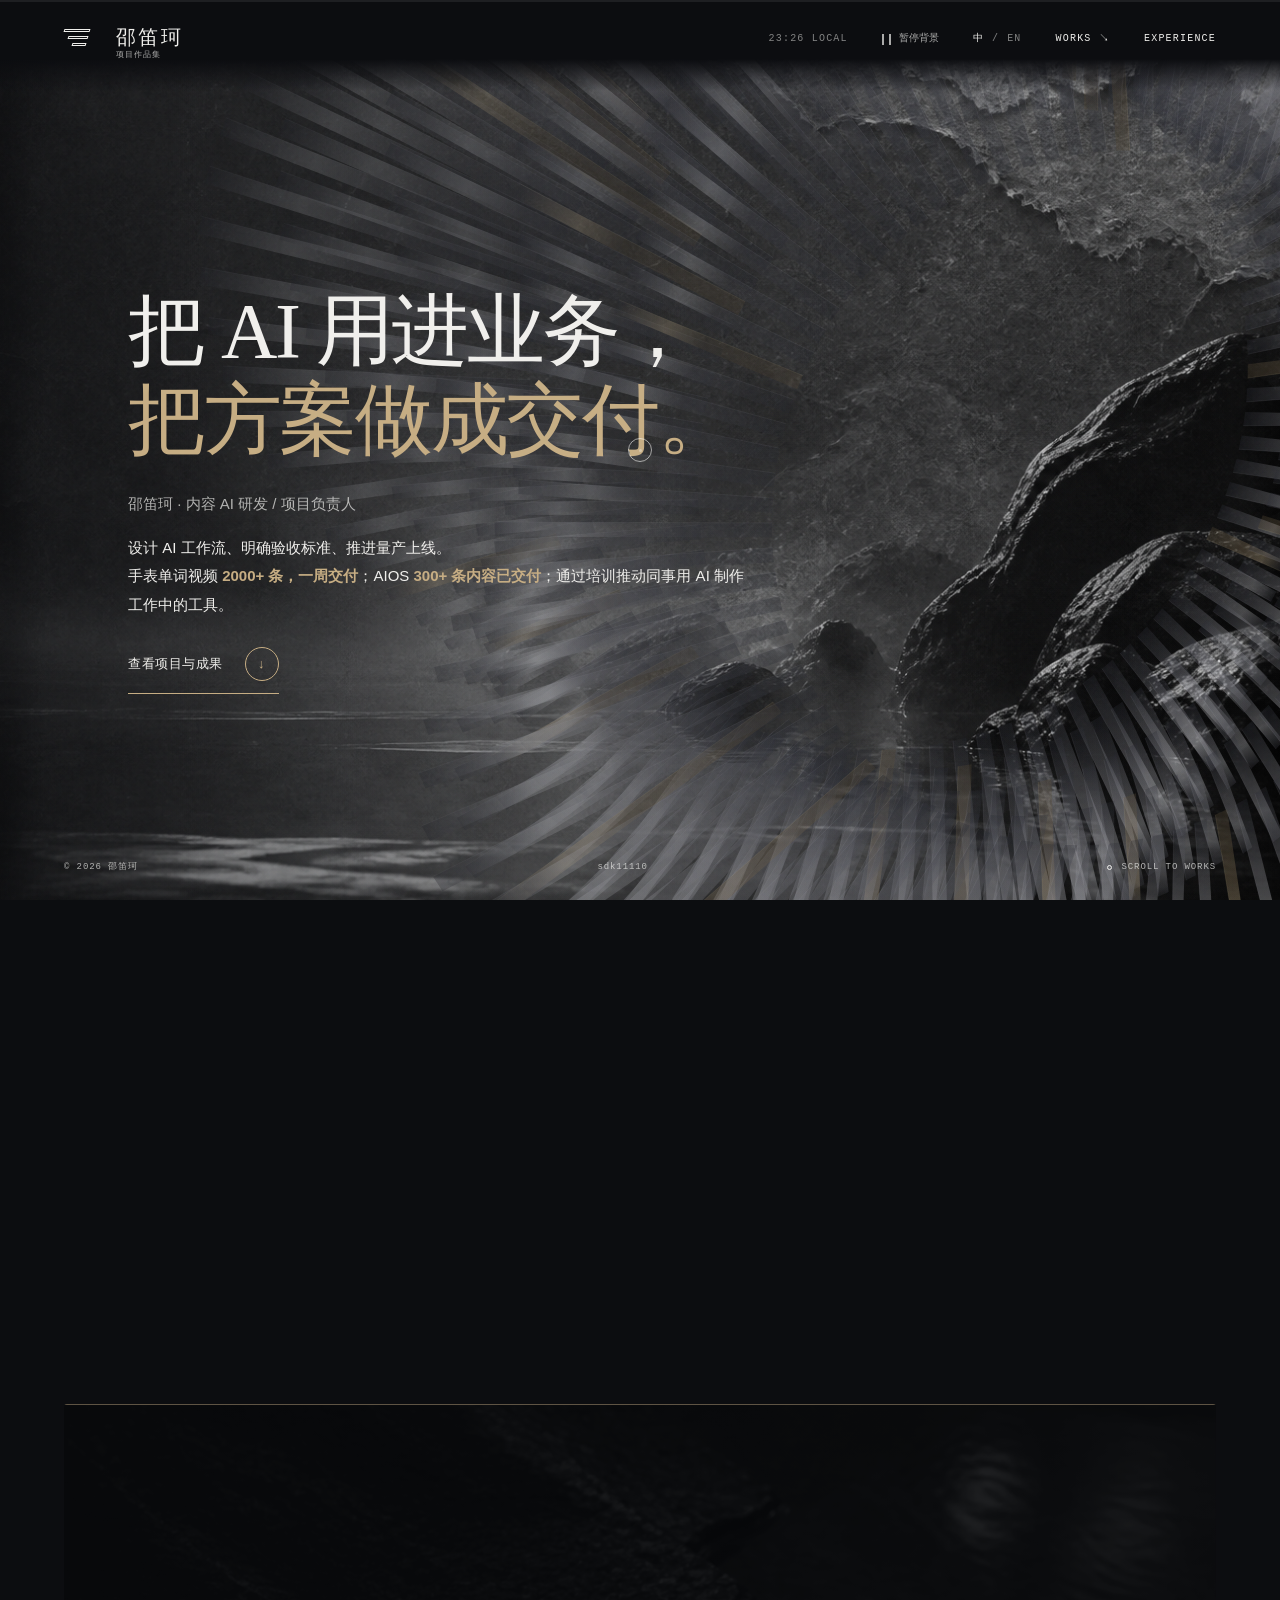
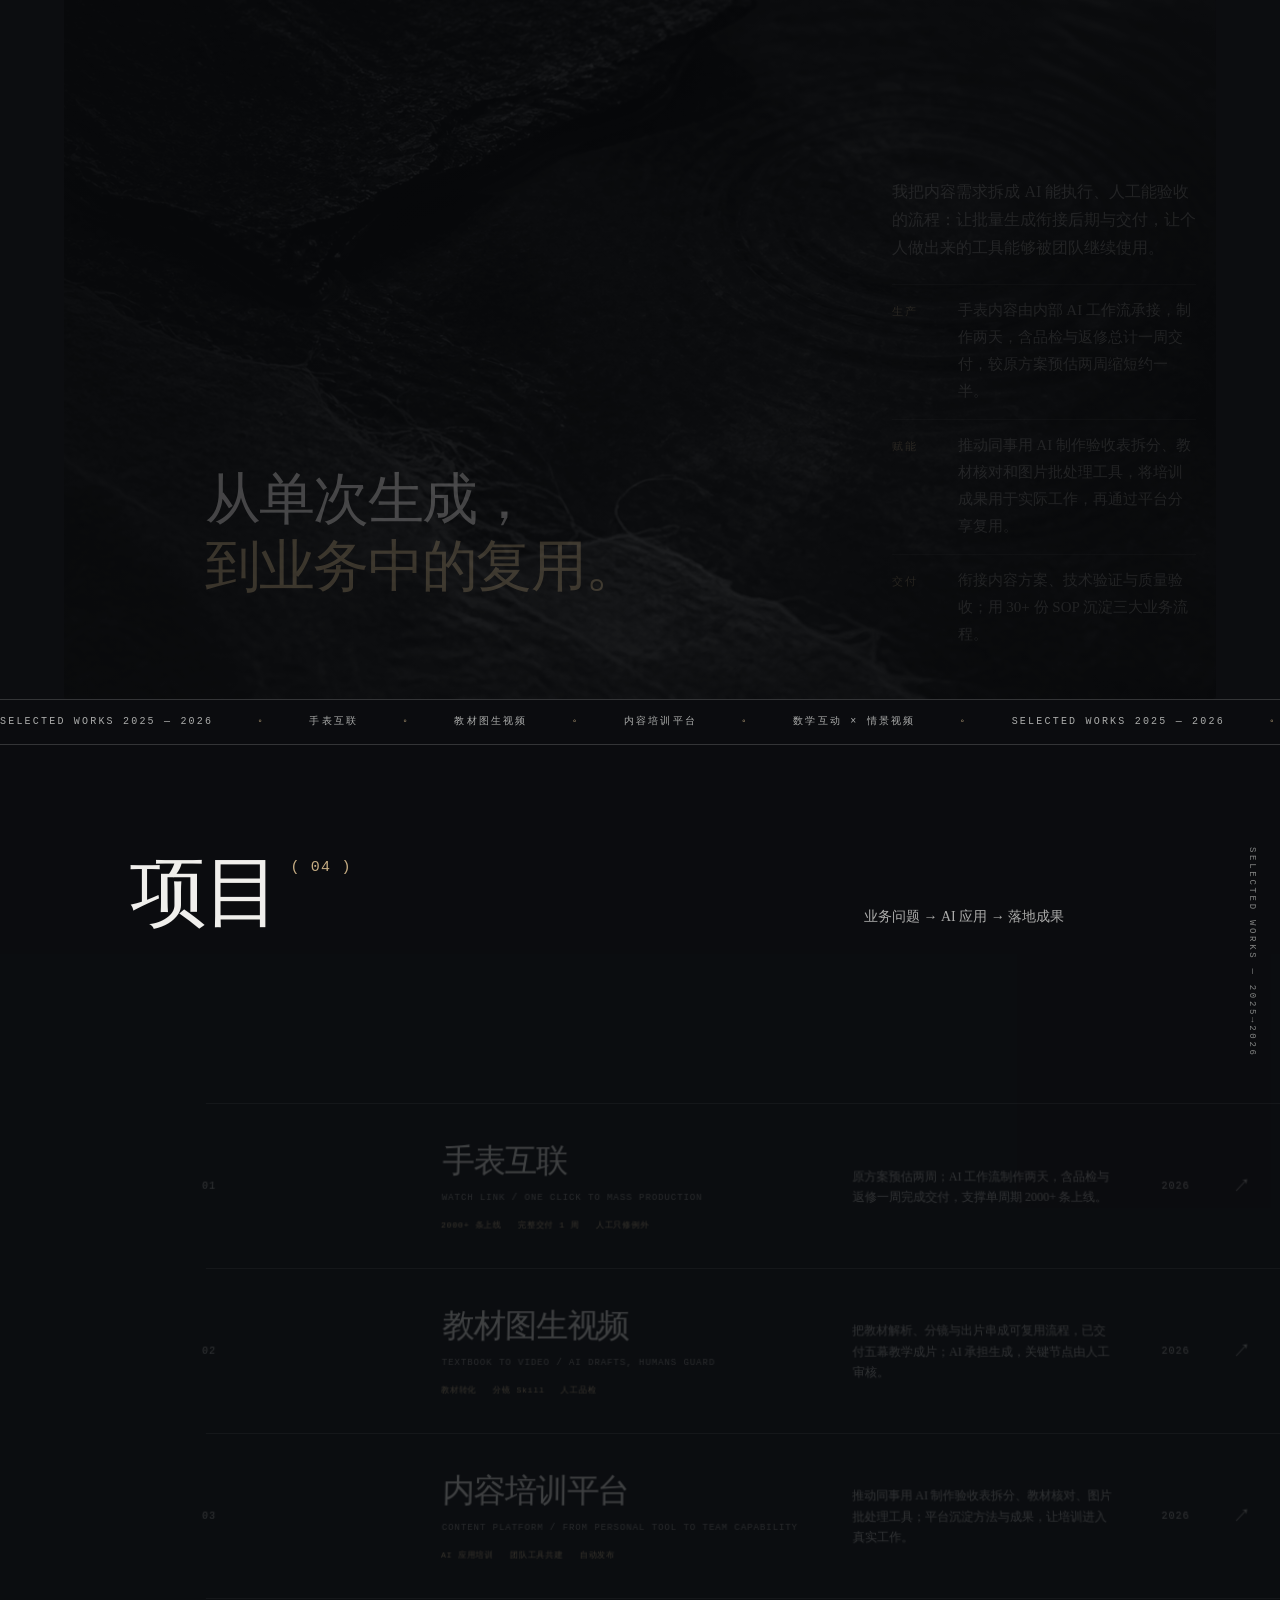
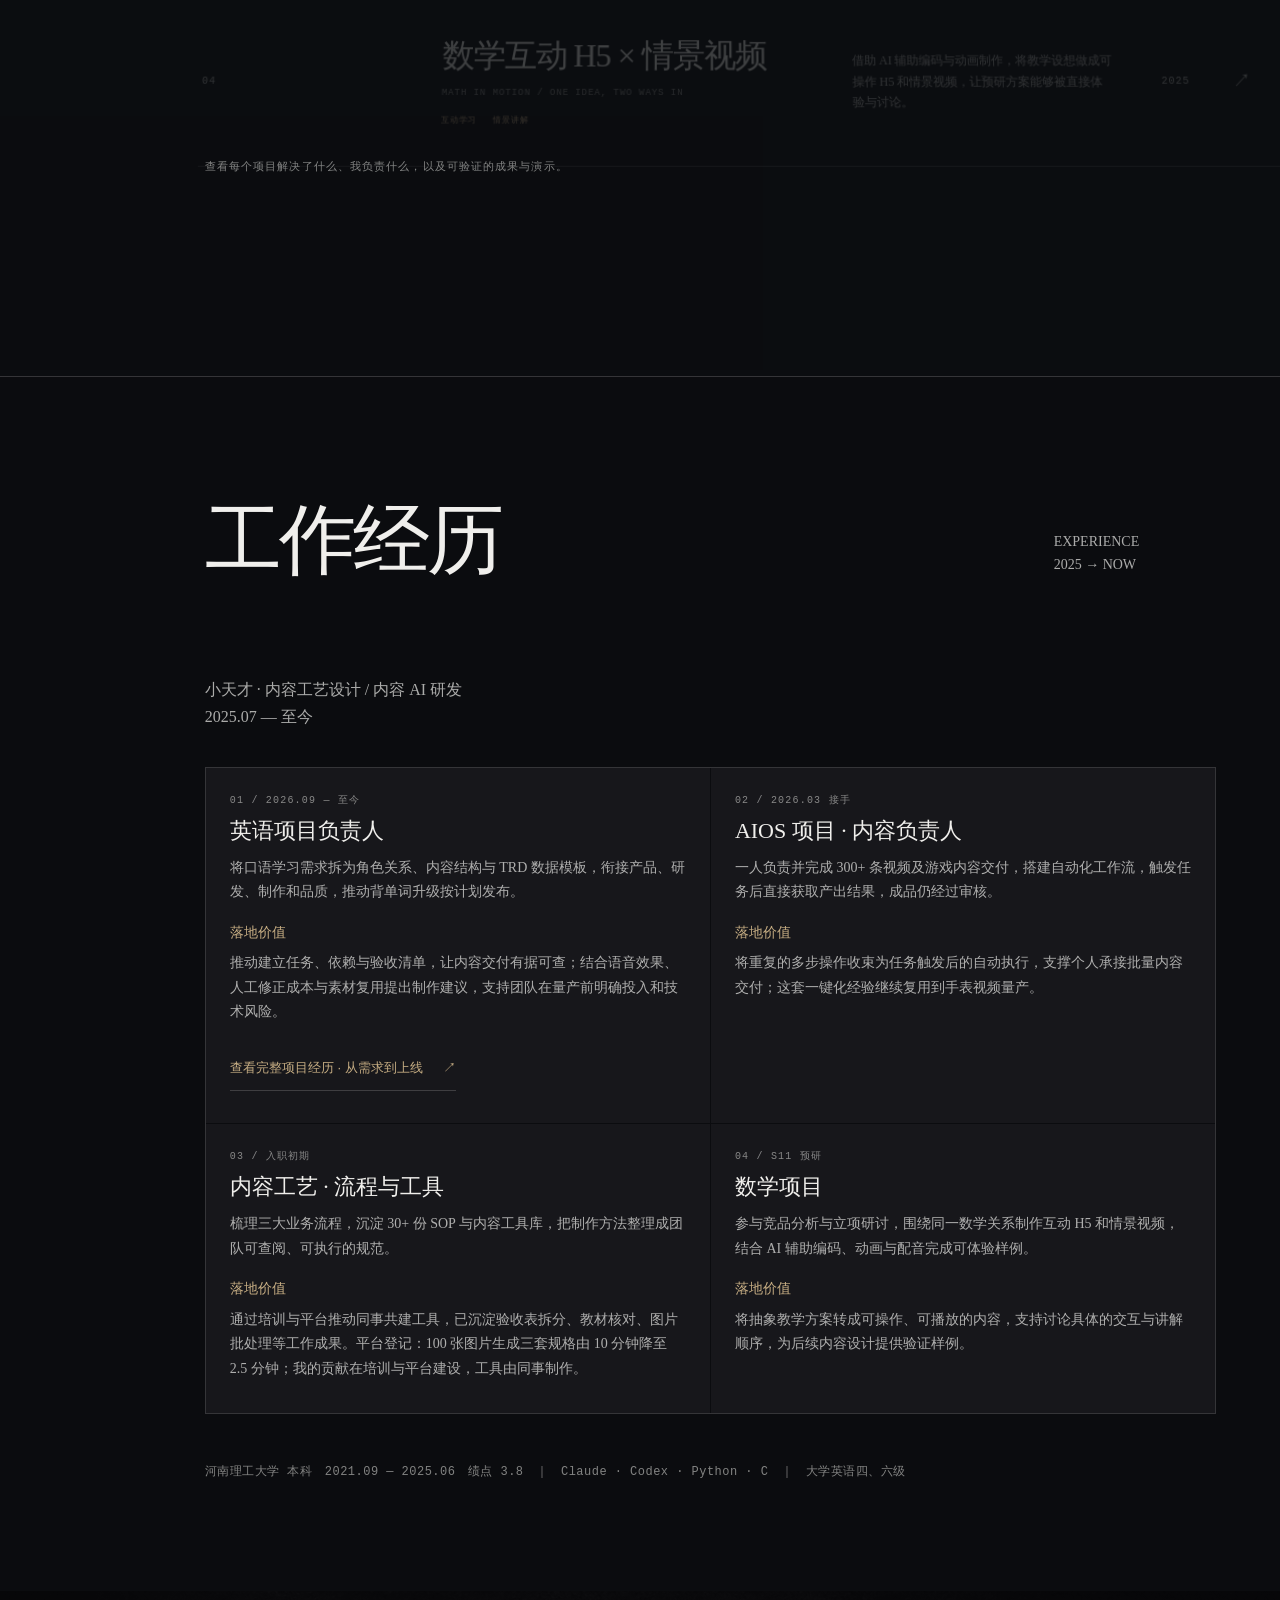
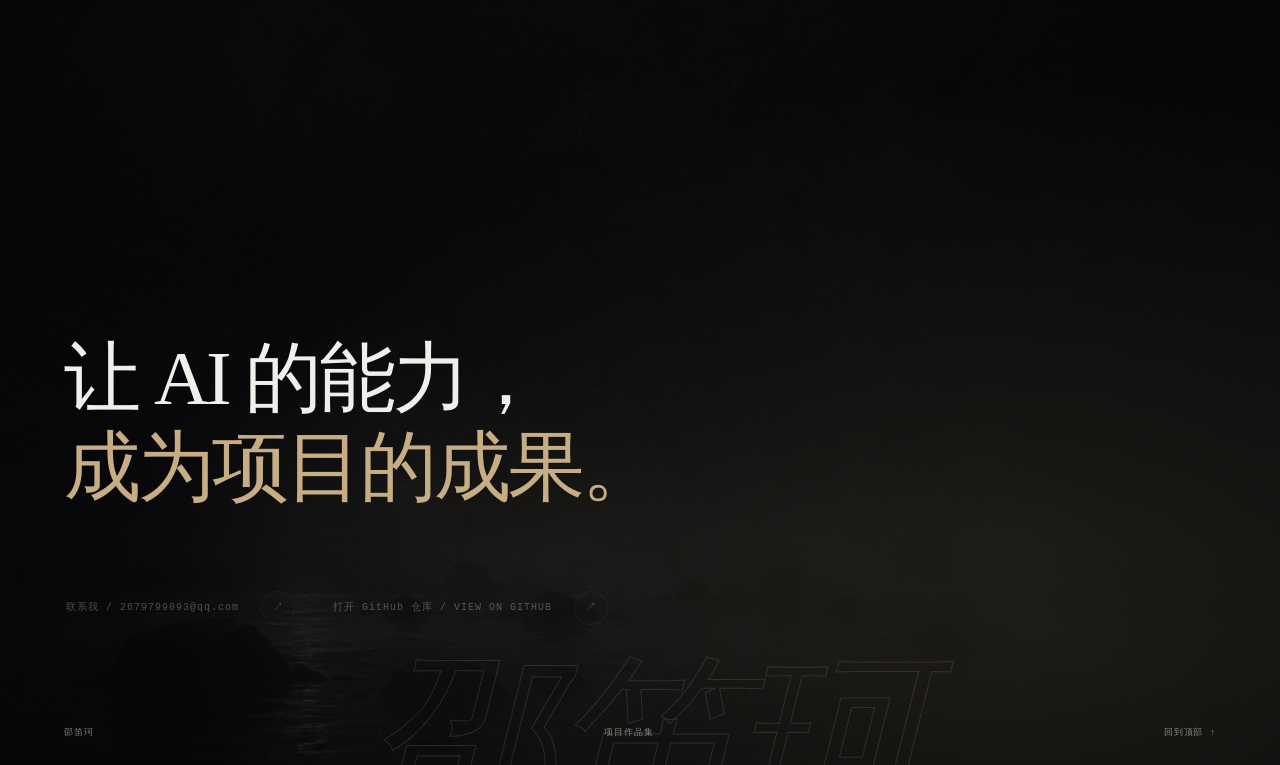
<file: index.html>
<!doctype html>
<html lang="zh-CN">
  <head>
    <meta charset="UTF-8" />
    <meta name="viewport" content="width=device-width, initial-scale=1" />
    <meta name="theme-color" content="#0c0d10" />
    <meta name="description" content="邵笛珂 · 内容 AI 研发 / 项目负责人。将 AI 应用于内容量产、教材视频与团队工具复用，支撑单周期 2000+ 条手表单词视频上线。查看真实项目、个人贡献与落地成果。" />
    <title>邵笛珂 · 项目作品集</title>
    <link rel="icon" href="data:image/svg+xml,%3Csvg xmlns='http://www.w3.org/2000/svg' viewBox='0 0 64 64'%3E%3Crect width='64' height='64' fill='%2310120f'/%3E%3Cg stroke='%23f3eee3' stroke-width='4.5' transform='skewX(-12)'%3E%3Cpath d='M22 21h30'/%3E%3Cpath d='M27 32h21'/%3E%3Cpath d='M32 43h12'/%3E%3C/g%3E%3C/svg%3E" />
    <link rel="preload" as="image" href="assets/visuals/wenchuang/hero-main.png" fetchpriority="high" />
    <link rel="stylesheet" href="styles.css?20261011-value" />
  </head>
  <body>
    <div class="loading-screen" data-loading-screen aria-hidden="true">
      <span class="loading-word">QW</span>
      <span class="loading-count" data-loading-count>0</span>
    </div>

    <div class="global-backdrop" aria-hidden="true"><i data-original-hero></i><i data-original-material></i><i data-original-closing></i></div>
    <canvas class="water-canvas" data-water-canvas aria-hidden="true"></canvas>
    <div class="water-cursor" data-water-cursor aria-hidden="true"><i></i></div>
    <canvas class="global-motion" data-global-motion aria-hidden="true"></canvas>

    <div class="page-progress" aria-hidden="true"><span data-page-progress></span></div>
    <div class="ambient-noise" aria-hidden="true"></div>

    <header class="site-header">
      <a class="brand" href="#top" aria-label="邵笛珂 首页">
        <span class="brand-mark" aria-hidden="true"><i></i><i></i><i></i></span>
        <span class="brand-name">邵笛珂</span>
        <small>项目作品集</small>
      </a>
      <div class="header-right">
        <span class="local-clock" data-local-clock aria-hidden="true">--:-- LOCAL</span>
        <button class="motion-toggle" data-motion-toggle type="button" aria-pressed="false"><i aria-hidden="true"></i><span>暂停背景</span></button>
        <span class="language-switch"><span class="is-current">中</span><span>/</span><span>EN</span></span>
        <a class="menu-link" href="#projects" data-magnetic>WORKS <span aria-hidden="true">↘</span></a>
        <a class="menu-link" href="#experience" data-magnetic>EXPERIENCE</a>
      </div>
    </header>

    <main id="top">
      <div class="hero-stage">
      <section class="hero" aria-labelledby="hero-title">
        <div class="hero-backdrop" aria-hidden="true"></div>
        <div class="hero-orbit orbit-a" aria-hidden="true"></div>
        <div class="hero-orbit orbit-b" aria-hidden="true"></div>
        <div class="hero-content">
          <h1 id="hero-title" data-liquid-text>把 AI 用进业务，<br /><em>把方案做成交付。</em></h1>
          <p class="hero-sub">邵笛珂 · 内容 AI 研发 / 项目负责人</p>
          <p class="hero-value">设计 AI 工作流、明确验收标准、推进量产上线。<br />手表单词视频 <strong>2000+ 条，一周交付</strong>；AIOS <strong>300+ 条内容已交付</strong>；通过培训推动同事用 AI 制作工作中的工具。</p>
          <a class="hero-link" href="#projects" data-magnetic><span>查看项目与成果</span><i aria-hidden="true">↓</i></a>
        </div>

        <div class="hero-footer">
          <span>© 2026 邵笛珂</span>
          <span>sdk11110</span>
          <span class="scroll-hint"><i></i> SCROLL TO WORKS</span>
        </div>
      </section>

      </div>

      <section class="intro" aria-labelledby="intro-title">
        <div class="intro-layout">
          <h2 id="intro-title" data-liquid-text>从单次生成，<br /><em>到业务中的复用。</em></h2>
          <div class="intro-copy">
            <p>我把内容需求拆成 AI 能执行、人工能验收的流程：让批量生成衔接后期与交付，让个人做出来的工具能够被团队继续使用。</p>
            <ul class="intro-acts">
              <li><strong>生产</strong><span>手表内容由内部 AI 工作流承接，制作两天，含品检与返修总计一周交付，较原方案预估两周缩短约一半。</span></li>
              <li><strong>赋能</strong><span>推动同事用 AI 制作验收表拆分、教材核对和图片批处理工具，将培训成果用于实际工作，再通过平台分享复用。</span></li>
              <li><strong>交付</strong><span>衔接内容方案、技术验证与质量验收；用 30+ 份 SOP 沉淀三大业务流程。</span></li>
            </ul>
          </div>
        </div>
      </section>

      <section class="projects" id="projects" aria-labelledby="projects-title">
        <span class="projects-side" aria-hidden="true">SELECTED WORKS — 2025→2026</span>
        <div class="works-ticker" aria-hidden="true">
          <div class="works-ticker-track">
            <span>SELECTED WORKS 2025 — 2026</span><i>◦</i><span>手表互联</span><i>◦</i><span>教材图生视频</span><i>◦</i><span>内容培训平台</span><i>◦</i><span>数学互动 × 情景视频</span><i>◦</i>
            <span>SELECTED WORKS 2025 — 2026</span><i>◦</i><span>手表互联</span><i>◦</i><span>教材图生视频</span><i>◦</i><span>内容培训平台</span><i>◦</i><span>数学互动 × 情景视频</span><i>◦</i>
          </div>
        </div>
        <div class="section-heading reveal">
          <div class="section-heading-title">

            <h2 id="projects-title" data-liquid-text>项目</h2>
            <span class="works-count" aria-hidden="true">( 04 )</span>
          </div>
          <p class="heading-note">业务问题 → AI 应用 → 落地成果</p>
        </div>
        <div class="project-atmosphere" data-project-atmosphere aria-hidden="true">
          <div class="project-atmosphere-image project-atmosphere-cover" data-project-atmosphere-cover></div>
          <div class="project-atmosphere-image project-atmosphere-detail" data-project-atmosphere-detail></div>
          <div class="project-atmosphere-glow"></div>
          <div class="project-wake wake-a"></div>
          <div class="project-wake wake-b"></div>
        </div>
        <div class="project-list" data-project-list></div>
        <p class="project-footnote">查看每个项目解决了什么、我负责什么，以及可验证的成果与演示。</p>
      </section>

      <aside class="project-detail" data-project-detail role="dialog" aria-modal="true" aria-labelledby="project-detail-title" aria-hidden="true"></aside>

      <section class="experience" id="experience" aria-labelledby="experience-title">
        <div class="section-heading reveal">
          <div class="section-heading-title">
            <h2 id="experience-title" data-liquid-text>工作经历</h2>
          </div>
          <p class="heading-note">EXPERIENCE<br />2025 → NOW</p>
        </div>
        <p class="experience-role">小天才 · 内容工艺设计 / 内容 AI 研发<br />2025.07 — 至今</p>
        <div class="experience-list">
          <article class="reveal">
            <small>01 / 2026.09 — 至今</small>
            <h3>英语项目负责人</h3>
            <p>将口语学习需求拆为角色关系、内容结构与 TRD 数据模板，衔接产品、研发、制作和品质，推动背单词升级按计划发布。</p>
            <p class="experience-impact"><strong>落地价值</strong>推动建立任务、依赖与验收清单，让内容交付有据可查；结合语音效果、人工修正成本与素材复用提出制作建议，支持团队在量产前明确投入和技术风险。</p>
            <a class="experience-case-link" href="assets/project-delivery/index.html">查看完整项目经历 · 从需求到上线 <span aria-hidden="true">↗</span></a>
          </article>
          <article class="reveal">
            <small>02 / 2026.03 接手</small>
            <h3>AIOS 项目 · 内容负责人</h3>
            <p>一人负责并完成 300+ 条视频及游戏内容交付，搭建自动化工作流，触发任务后直接获取产出结果，成品仍经过审核。</p>
            <p class="experience-impact"><strong>落地价值</strong>将重复的多步操作收束为任务触发后的自动执行，支撑个人承接批量内容交付；这套一键化经验继续复用到手表视频量产。</p>
          </article>
          <article class="reveal">
            <small>03 / 入职初期</small>
            <h3>内容工艺 · 流程与工具</h3>
            <p>梳理三大业务流程，沉淀 30+ 份 SOP 与内容工具库，把制作方法整理成团队可查阅、可执行的规范。</p>
            <p class="experience-impact"><strong>落地价值</strong>通过培训与平台推动同事共建工具，已沉淀验收表拆分、教材核对、图片批处理等工作成果。平台登记：100 张图片生成三套规格由 10 分钟降至 2.5 分钟；我的贡献在培训与平台建设，工具由同事制作。</p>
          </article>
          <article class="reveal">
            <small>04 / S11 预研</small>
            <h3>数学项目</h3>
            <p>参与竞品分析与立项研讨，围绕同一数学关系制作互动 H5 和情景视频，结合 AI 辅助编码、动画与配音完成可体验样例。</p>
            <p class="experience-impact"><strong>落地价值</strong>将抽象教学方案转成可操作、可播放的内容，支持讨论具体的交互与讲解顺序，为后续内容设计提供验证样例。</p>
          </article>
        </div>
        <p class="experience-edu">河南理工大学 本科　2021.09 — 2025.06　绩点 3.8　｜　Claude · Codex · Python · C　｜　大学英语四、六级</p>
      </section>

      <section class="closing" aria-labelledby="closing-title">
        <div class="closing-water" aria-hidden="true"></div>
        <span class="closing-ghost" aria-hidden="true">邵笛珂</span>
        <h2 id="closing-title" data-liquid-text>让 AI 的能力，<br /><em>成为项目的成果。</em></h2>
        <div class="hero-actions">
          <a class="closing-link" href="mailto:2679799093@qq.com" data-magnetic><span>联系我 / 2679799093@qq.com</span><i aria-hidden="true">↗</i></a>
          <a class="closing-link" href="https://github.com/sdk11110/personal-portfolio" target="_blank" rel="noopener" data-magnetic><span>打开 GitHub 仓库 / VIEW ON GITHUB</span><i aria-hidden="true">↗</i></a>
        </div>
        <footer class="site-footer">
          <span>邵笛珂</span>
          <span>项目作品集</span>
          <span><a href="#top">回到顶部 ↑</a></span>
        </footer>
      </section>
    </main>

    <script src="assets/lenis.min.js" defer></script>
    <script src="water.js?v=20260827ad" defer></script>
    <script src="water-gl.js?v=20261006-global" defer></script>
    <script src="app.js?20261011-value" defer></script>
    <script src="global-motion.js?v=20261006-global2" defer></script>
  </body>
</html>
</file>
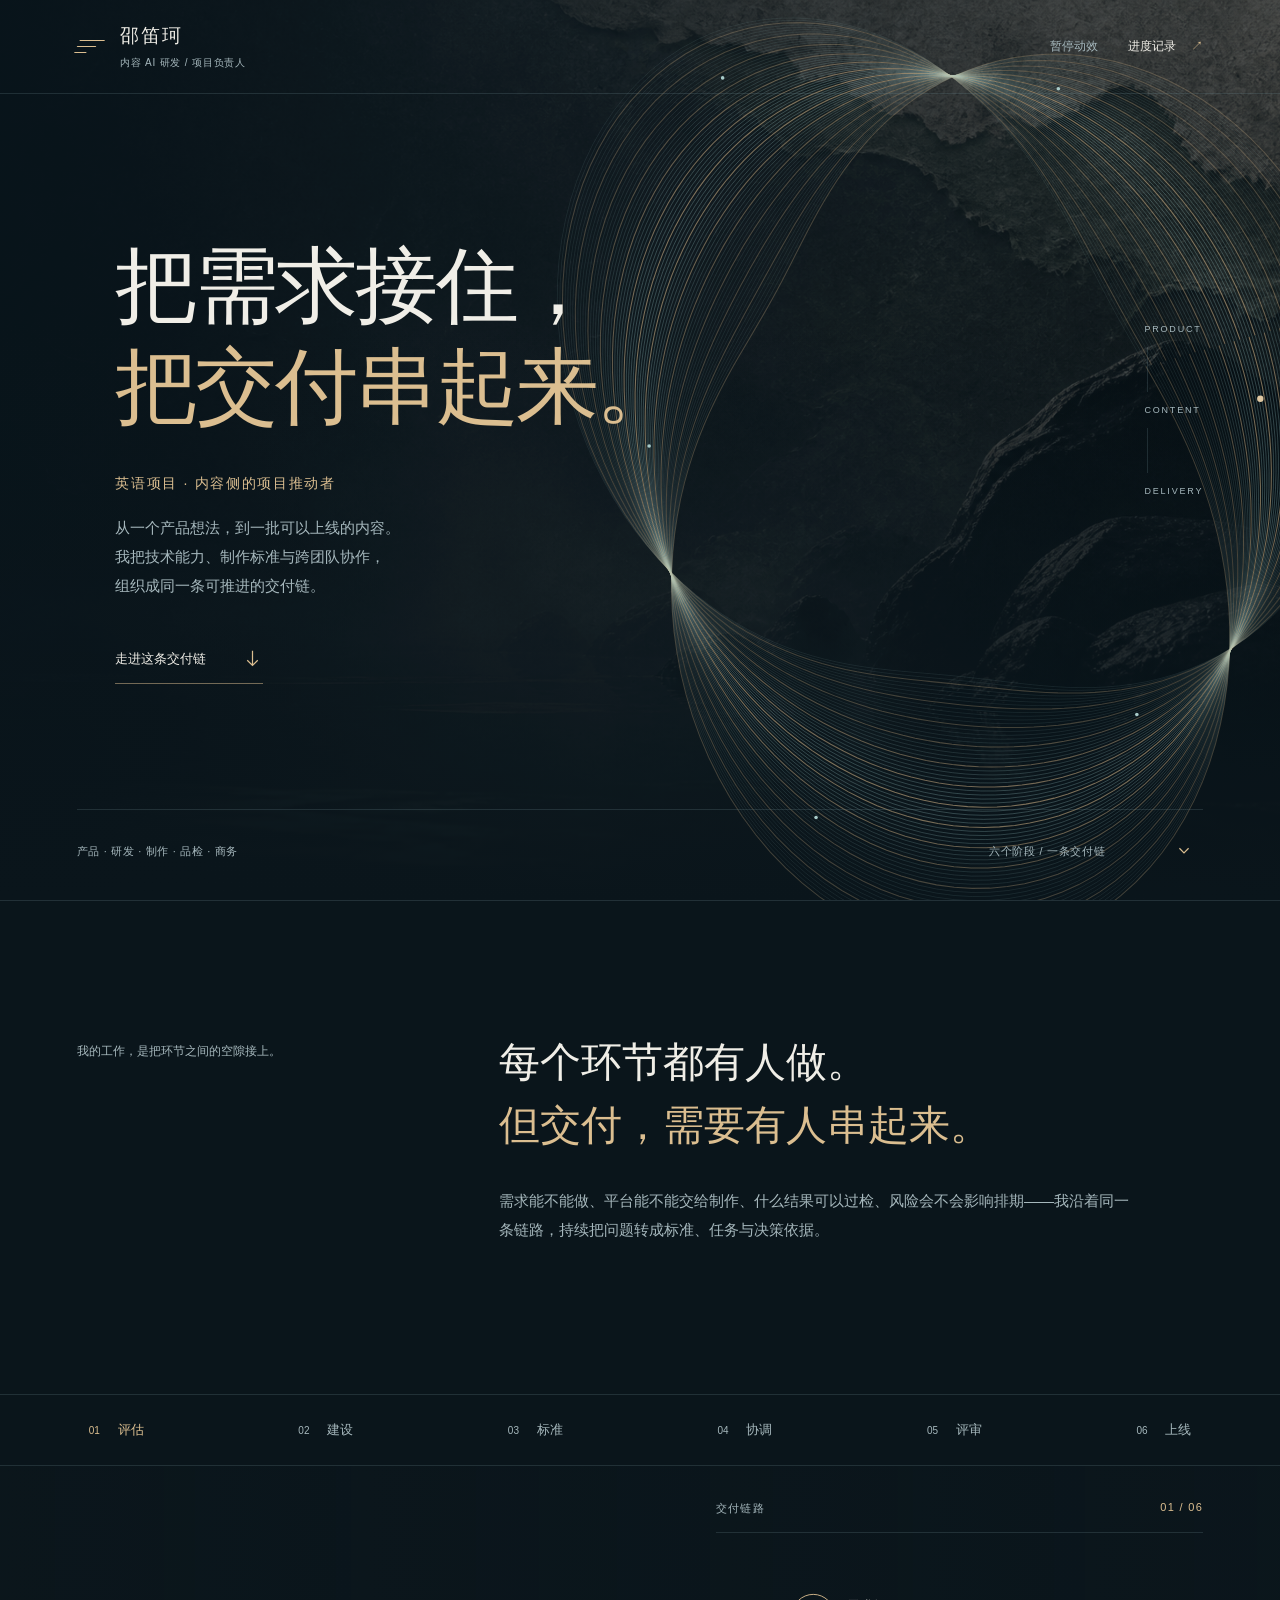
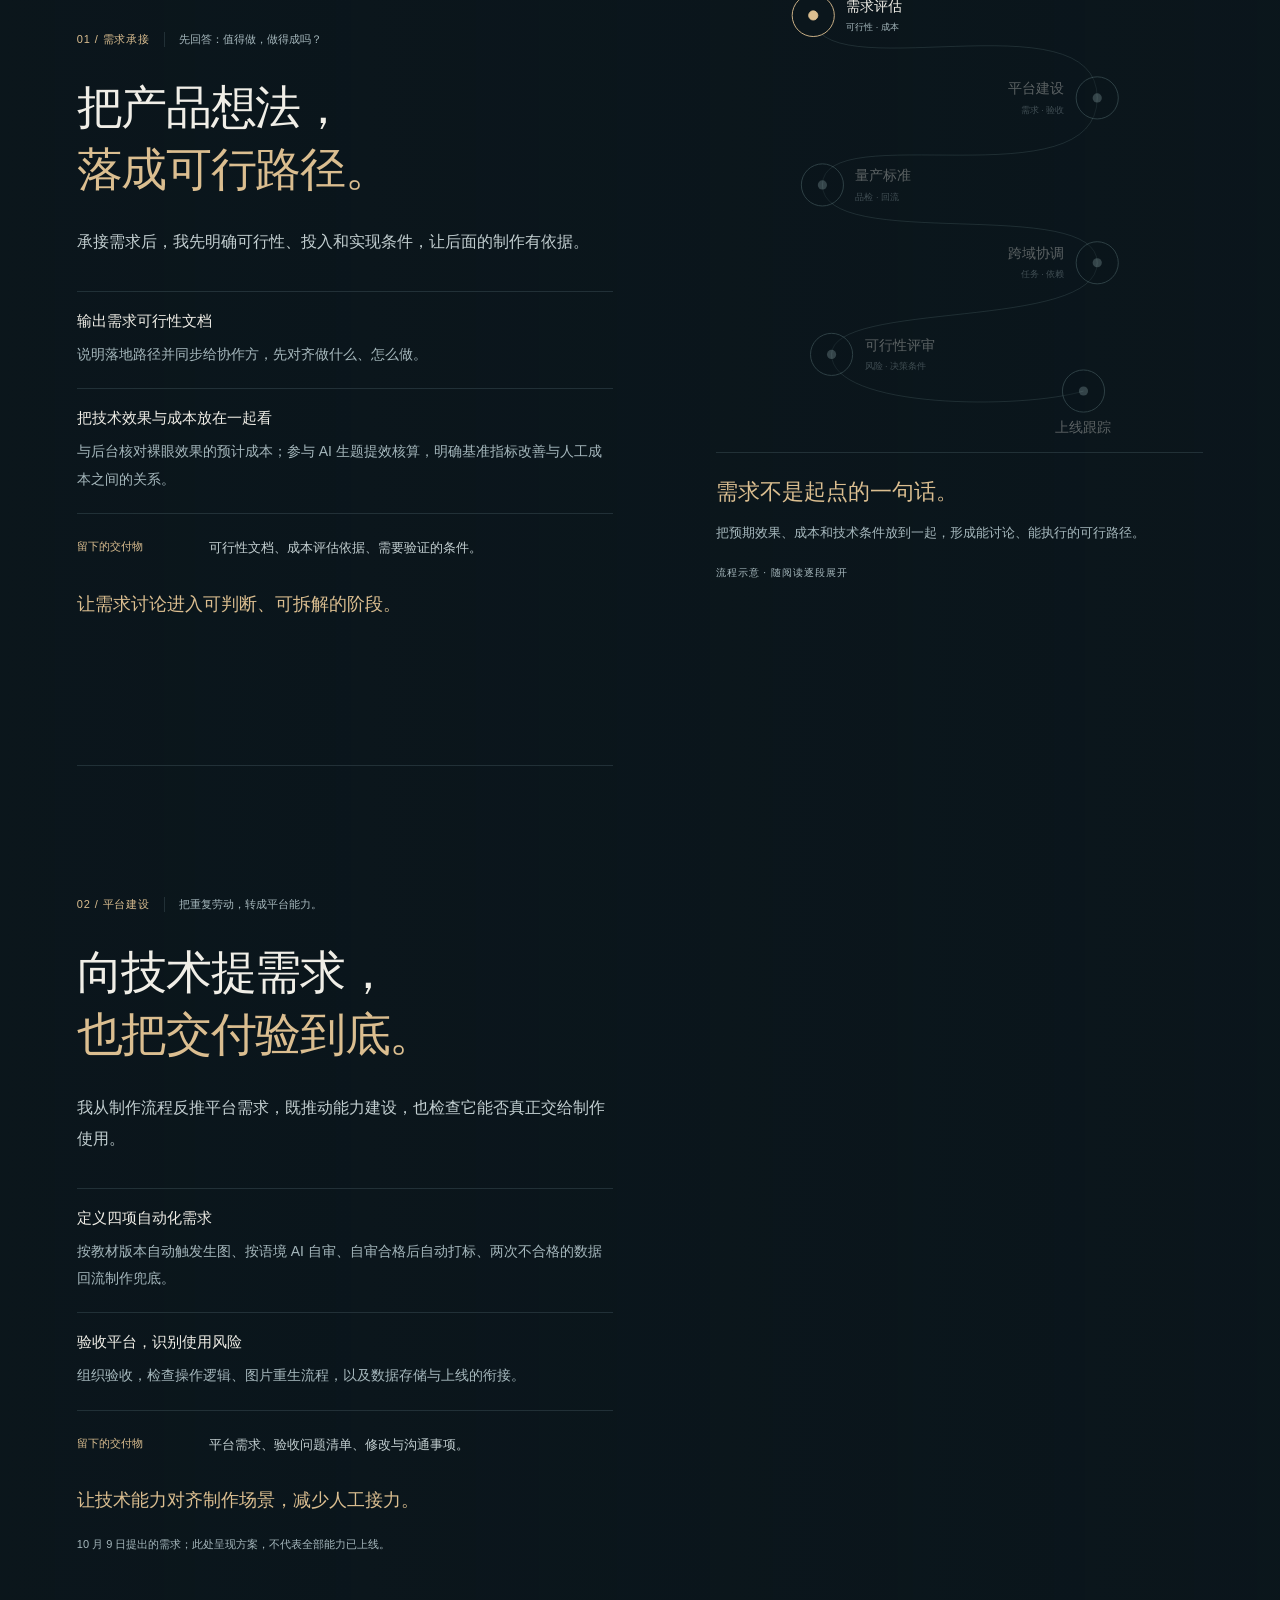
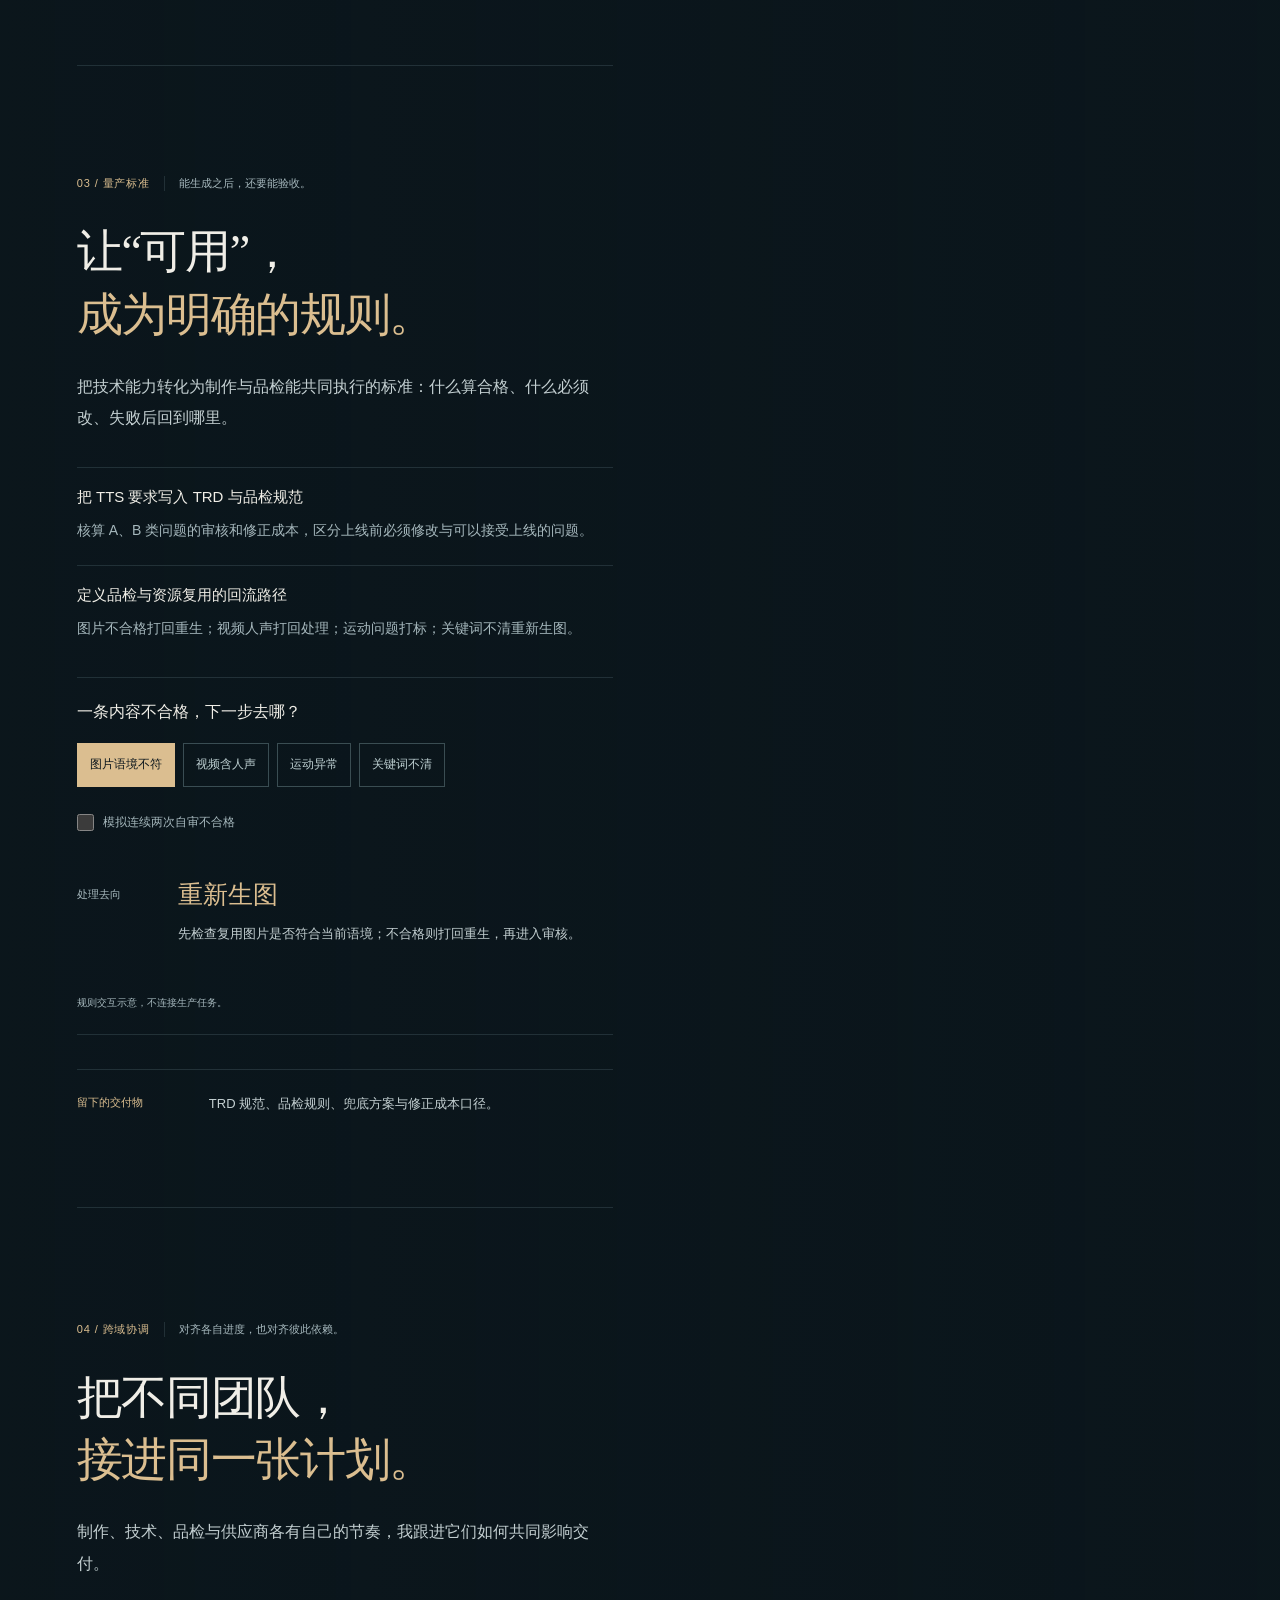
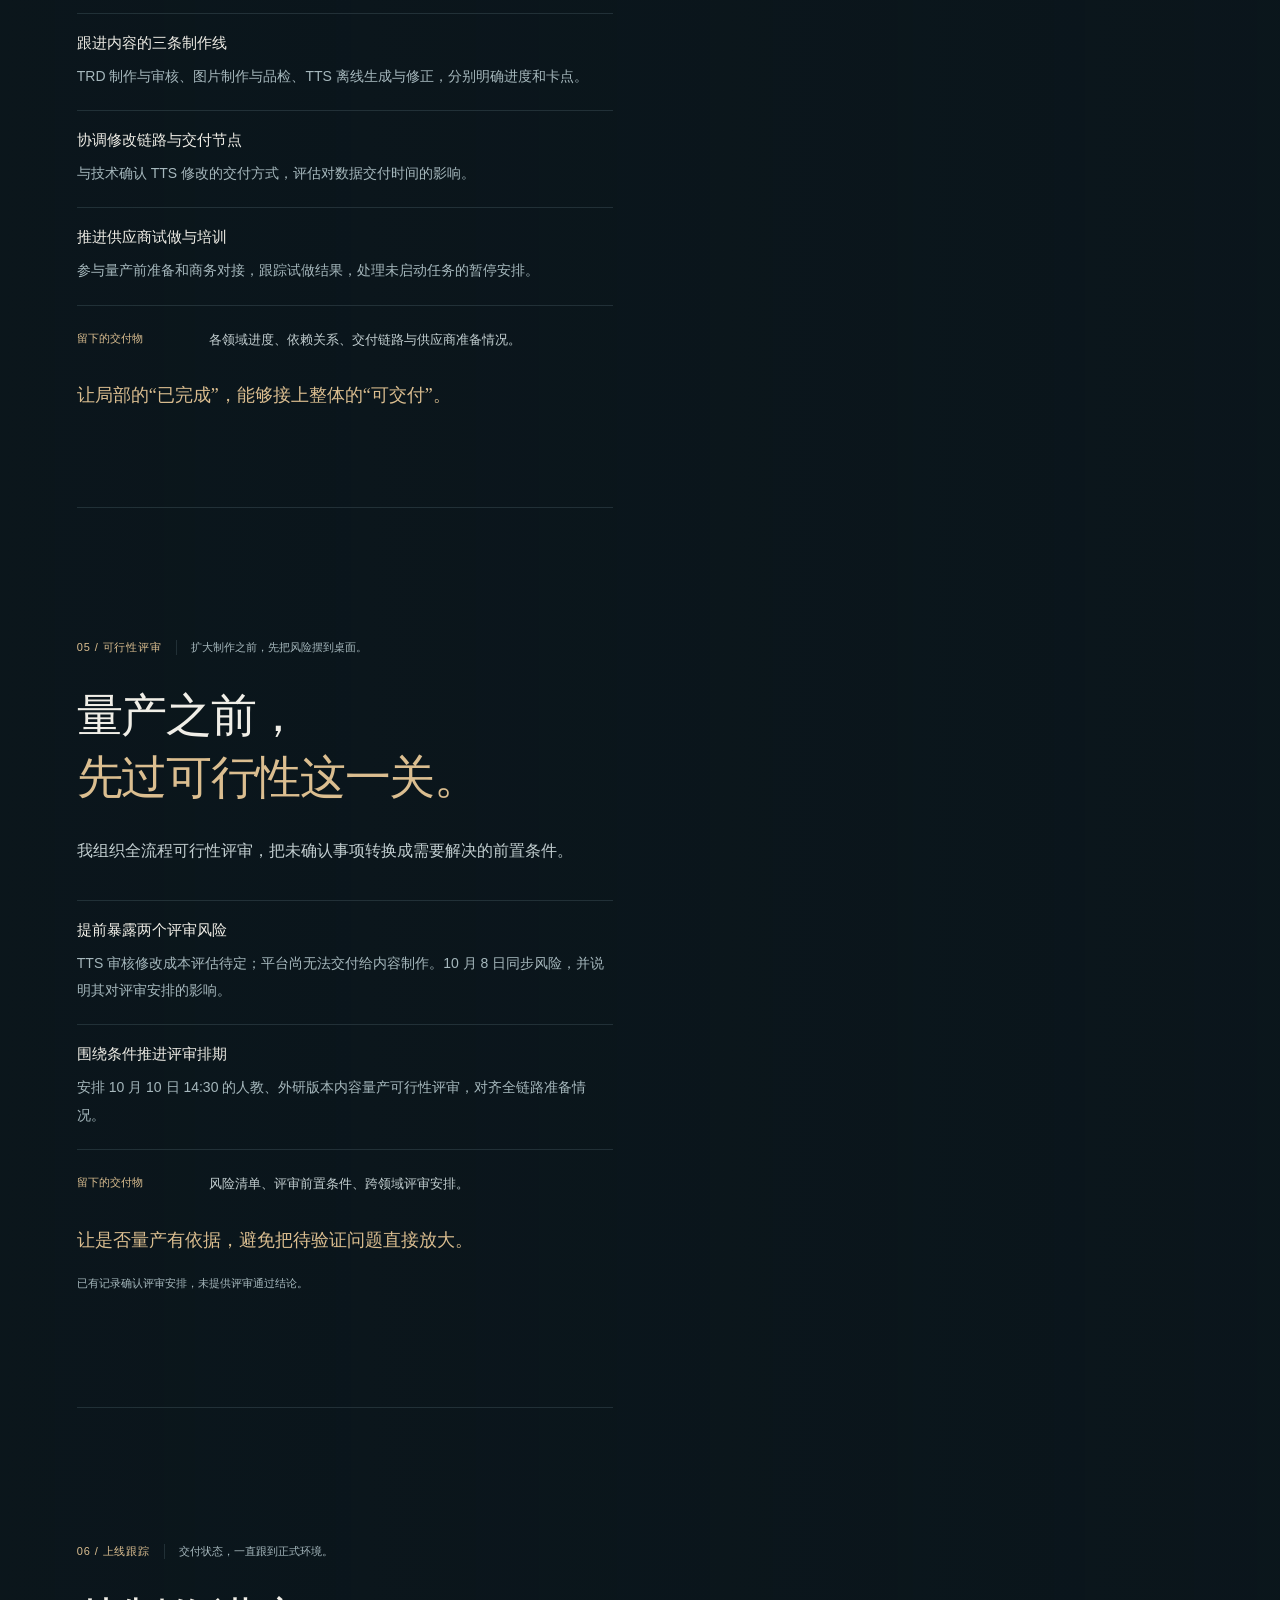
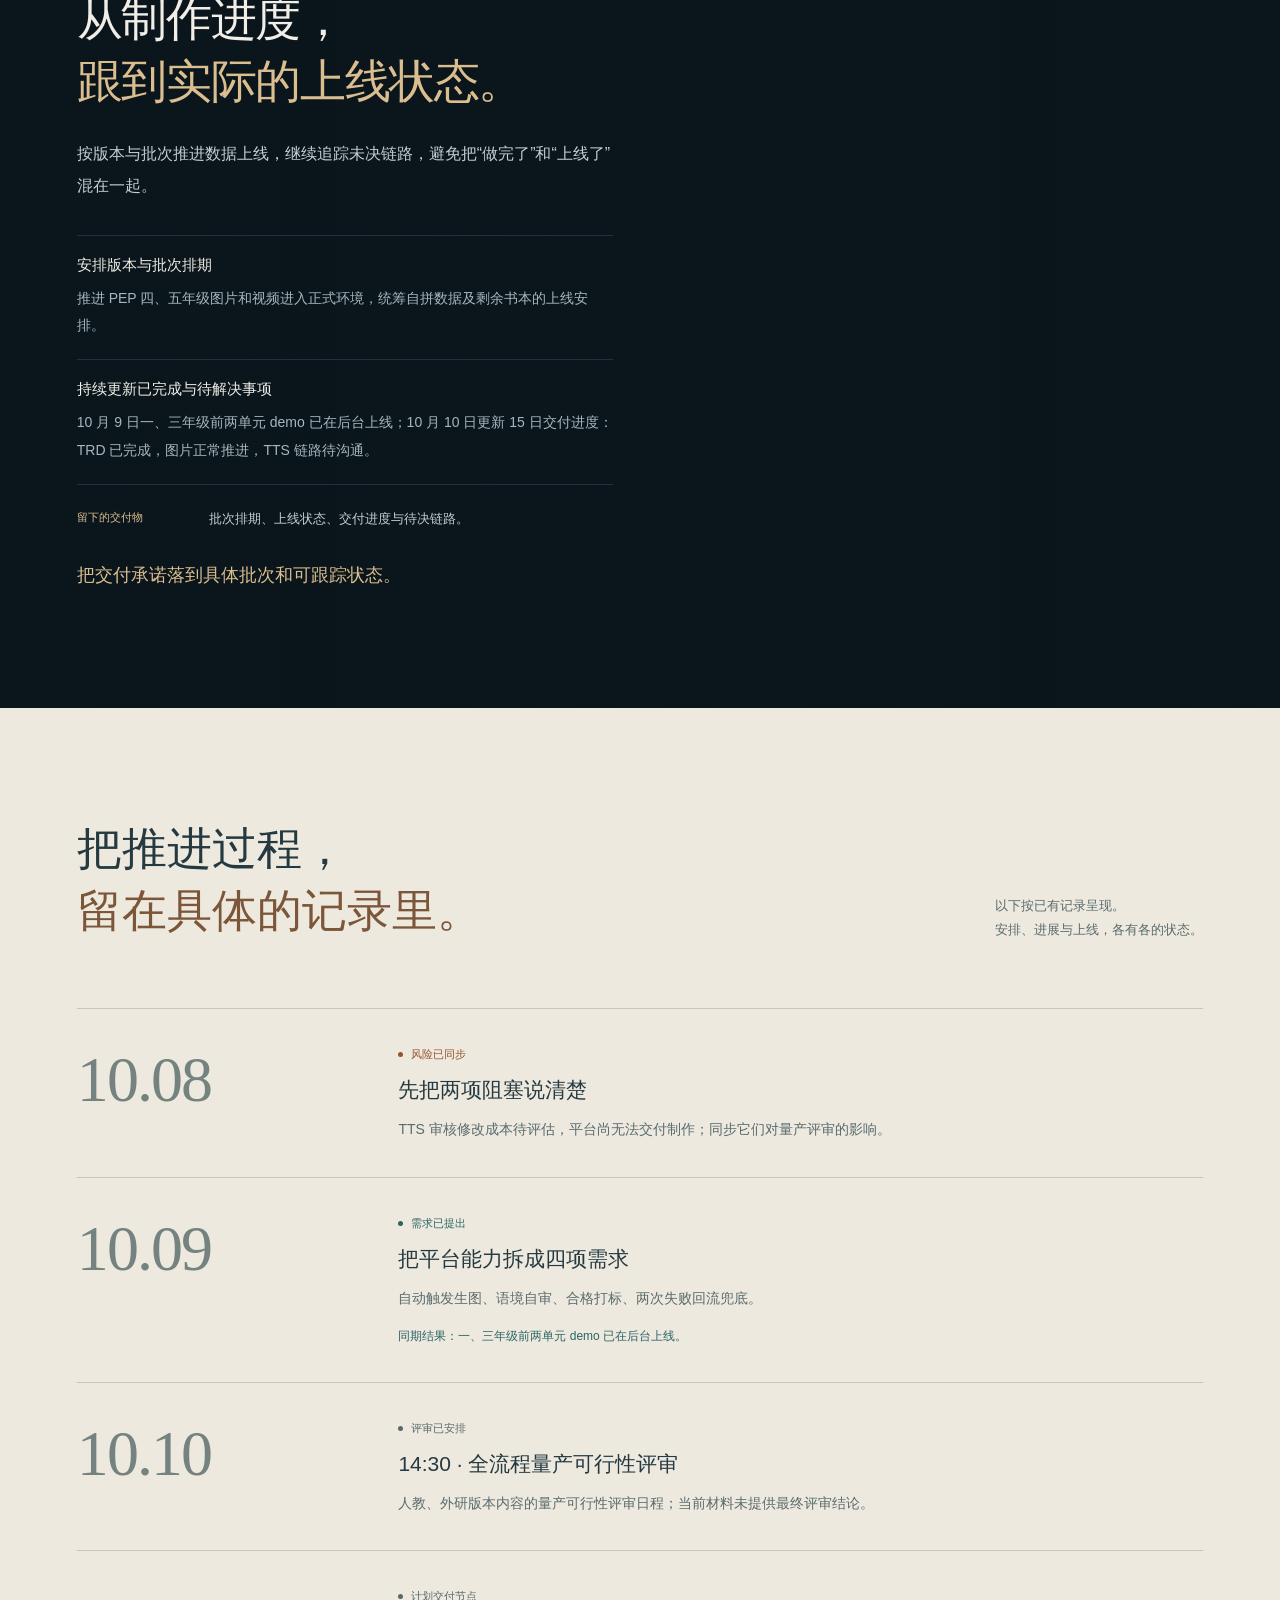
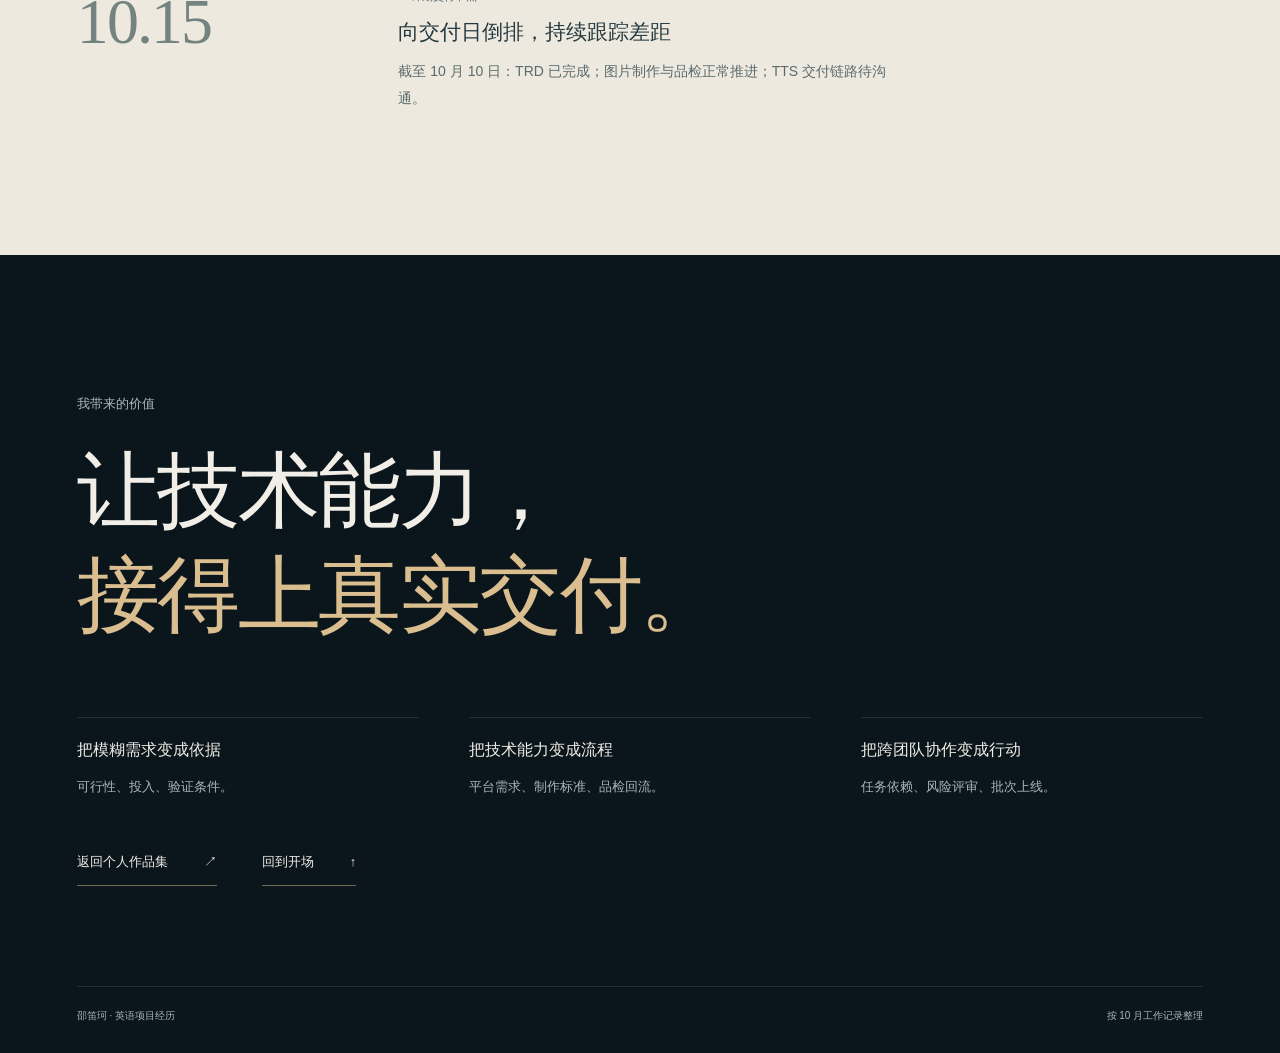
<file: assets/project-delivery/index.html>
<!doctype html>
<html lang="zh-CN">
<head>
  <meta charset="utf-8">
  <meta name="viewport" content="width=device-width,initial-scale=1">
  <meta name="theme-color" content="#0b161c">
  <meta name="description" content="邵笛珂的英语项目经历：从产品需求、平台建设、量产标准到跨域协调、可行性评审与上线跟踪。">
  <title>把交付串起来 · 邵笛珂的项目经历</title>
  <link rel="stylesheet" href="styles.css">
  <script src="model.js" defer></script>
  <script src="app.js" defer></script>
</head>
<body>
  <a class="skip-link" href="#journey">跳到项目经历</a>
  <div class="backdrop" aria-hidden="true"></div>
  <canvas id="thread-canvas" aria-hidden="true"></canvas>
  <header class="site-header">
    <a class="identity" href="../../index.html#experience"><span class="identity-mark" aria-hidden="true"><i></i><i></i><i></i></span><span>邵笛珂<small>内容 AI 研发 / 项目负责人</small></span></a>
    <div class="header-actions"><button id="motion-toggle" type="button" aria-pressed="false">暂停动效</button><a href="#record">进度记录 <span aria-hidden="true">↗</span></a></div>
  </header>
  <main>
    <section class="hero" id="top" aria-labelledby="hero-title">
      <div class="hero-copy">
        <h1 id="hero-title"><span>把需求接住，</span><br><em>把交付串起来。</em></h1>
        <p class="hero-role">英语项目 · 内容侧的项目推动者</p>
        <p class="hero-description">从一个产品想法，到一批可以上线的内容。<br>我把技术能力、制作标准与跨团队协作，<br>组织成同一条可推进的交付链。</p>
        <a class="text-link" href="#journey">走进这条交付链 <svg viewBox="0 0 24 24" aria-hidden="true"><path d="M12 3v17m-6-6 6 6 6-6"/></svg></a>
      </div>
      <div class="hero-art-note" aria-hidden="true"><span>PRODUCT</span><i></i><span>CONTENT</span><i></i><span>DELIVERY</span></div>
      <div class="hero-footer"><p>产品 · 研发 · 制作 · 品检 · 商务</p><span>六个阶段 / 一条交付链</span><a href="#journey" aria-label="向下阅读"><svg viewBox="0 0 24 24" aria-hidden="true"><path d="M7 9l5 5 5-5"/></svg></a></div>
    </section>

    <section class="opening section-shell" aria-labelledby="opening-title">
      <p class="opening-aside">我的工作，是把环节之间的空隙接上。</p>
      <div><h2 id="opening-title">每个环节都有人做。<br><em>但交付，需要有人串起来。</em></h2><p>需求能不能做、平台能不能交给制作、什么结果可以过检、风险会不会影响排期——我沿着同一条链路，持续把问题转成标准、任务与决策依据。</p></div>
    </section>

    <nav class="chapter-nav" aria-label="项目经历章节">
      <a href="#phase-1" aria-current="step"><span>01</span> 评估</a><a href="#phase-2"><span>02</span> 建设</a><a href="#phase-3"><span>03</span> 标准</a><a href="#phase-4"><span>04</span> 协调</a><a href="#phase-5"><span>05</span> 评审</a><a href="#phase-6"><span>06</span> 上线</a>
      <div class="chapter-progress" aria-hidden="true"><i id="chapter-progress"></i></div>
    </nav>

    <section class="journey section-shell" id="journey" aria-label="从需求到上线的六个阶段">
      <div class="chapter-list">
        <article class="chapter" id="phase-1" data-phase="0">
          <div class="chapter-heading"><span>01 / 需求承接</span><p>先回答：值得做，做得成吗？</p></div>
          <h2>把产品想法，<br><em>落成可行路径。</em></h2>
          <p class="chapter-lead">承接需求后，我先明确可行性、投入和实现条件，让后面的制作有依据。</p>
          <ul class="action-list"><li><strong>输出需求可行性文档</strong><p>说明落地路径并同步给协作方，先对齐做什么、怎么做。</p></li><li><strong>把技术效果与成本放在一起看</strong><p>与后台核对裸眼效果的预计成本；参与 AI 生题提效核算，明确基准指标改善与人工成本之间的关系。</p></li></ul>
          <div class="value-line"><span>留下的交付物</span><p>可行性文档、成本评估依据、需要验证的条件。</p></div>
          <p class="chapter-value">让需求讨论进入可判断、可拆解的阶段。</p>
        </article>
        <article class="chapter" id="phase-2" data-phase="1">
          <div class="chapter-heading"><span>02 / 平台建设</span><p>把重复劳动，转成平台能力。</p></div>
          <h2>向技术提需求，<br><em>也把交付验到底。</em></h2>
          <p class="chapter-lead">我从制作流程反推平台需求，既推动能力建设，也检查它能否真正交给制作使用。</p>
          <ul class="action-list"><li><strong>定义四项自动化需求</strong><p>按教材版本自动触发生图、按语境 AI 自审、自审合格后自动打标、两次不合格的数据回流制作兜底。</p></li><li><strong>验收平台，识别使用风险</strong><p>组织验收，检查操作逻辑、图片重生流程，以及数据存储与上线的衔接。</p></li></ul>
          <div class="value-line"><span>留下的交付物</span><p>平台需求、验收问题清单、修改与沟通事项。</p></div>
          <p class="chapter-value">让技术能力对齐制作场景，减少人工接力。</p>
          <small class="fact-note">10 月 9 日提出的需求；此处呈现方案，不代表全部能力已上线。</small>
        </article>
        <article class="chapter" id="phase-3" data-phase="2">
          <div class="chapter-heading"><span>03 / 量产标准</span><p>能生成之后，还要能验收。</p></div>
          <h2>让“可用”，<br><em>成为明确的规则。</em></h2>
          <p class="chapter-lead">把技术能力转化为制作与品检能共同执行的标准：什么算合格、什么必须改、失败后回到哪里。</p>
          <ul class="action-list"><li><strong>把 TTS 要求写入 TRD 与品检规范</strong><p>核算 A、B 类问题的审核和修正成本，区分上线前必须修改与可以接受上线的问题。</p></li><li><strong>定义品检与资源复用的回流路径</strong><p>图片不合格打回重生；视频人声打回处理；运动问题打标；关键词不清重新生图。</p></li></ul>
          <div class="quality-lab"><h3>一条内容不合格，下一步去哪？</h3><div class="quality-options" role="group" aria-label="选择品检问题"><button type="button" data-quality="context" aria-pressed="true">图片语境不符</button><button type="button" data-quality="voice" aria-pressed="false">视频含人声</button><button type="button" data-quality="motion" aria-pressed="false">运动异常</button><button type="button" data-quality="keyword" aria-pressed="false">关键词不清</button></div><label class="retry-option"><input id="repeat-failure" type="checkbox">模拟连续两次自审不合格</label><div class="quality-result" aria-live="polite"><span>处理去向</span><strong id="quality-destination">重新生图</strong><p id="quality-description">先检查复用图片是否符合当前语境；不合格则打回重生，再进入审核。</p></div><small>规则交互示意，不连接生产任务。</small></div>
          <div class="value-line"><span>留下的交付物</span><p>TRD 规范、品检规则、兜底方案与修正成本口径。</p></div>
        </article>
        <article class="chapter" id="phase-4" data-phase="3">
          <div class="chapter-heading"><span>04 / 跨域协调</span><p>对齐各自进度，也对齐彼此依赖。</p></div>
          <h2>把不同团队，<br><em>接进同一张计划。</em></h2>
          <p class="chapter-lead">制作、技术、品检与供应商各有自己的节奏，我跟进它们如何共同影响交付。</p>
          <ul class="action-list"><li><strong>跟进内容的三条制作线</strong><p>TRD 制作与审核、图片制作与品检、TTS 离线生成与修正，分别明确进度和卡点。</p></li><li><strong>协调修改链路与交付节点</strong><p>与技术确认 TTS 修改的交付方式，评估对数据交付时间的影响。</p></li><li><strong>推进供应商试做与培训</strong><p>参与量产前准备和商务对接，跟踪试做结果，处理未启动任务的暂停安排。</p></li></ul>
          <div class="value-line"><span>留下的交付物</span><p>各领域进度、依赖关系、交付链路与供应商准备情况。</p></div>
          <p class="chapter-value">让局部的“已完成”，能够接上整体的“可交付”。</p>
        </article>
        <article class="chapter" id="phase-5" data-phase="4">
          <div class="chapter-heading"><span>05 / 可行性评审</span><p>扩大制作之前，先把风险摆到桌面。</p></div>
          <h2>量产之前，<br><em>先过可行性这一关。</em></h2>
          <p class="chapter-lead">我组织全流程可行性评审，把未确认事项转换成需要解决的前置条件。</p>
          <ul class="action-list"><li><strong>提前暴露两个评审风险</strong><p>TTS 审核修改成本评估待定；平台尚无法交付给内容制作。10 月 8 日同步风险，并说明其对评审安排的影响。</p></li><li><strong>围绕条件推进评审排期</strong><p>安排 10 月 10 日 14:30 的人教、外研版本内容量产可行性评审，对齐全链路准备情况。</p></li></ul>
          <div class="value-line"><span>留下的交付物</span><p>风险清单、评审前置条件、跨领域评审安排。</p></div>
          <p class="chapter-value">让是否量产有依据，避免把待验证问题直接放大。</p>
          <small class="fact-note">已有记录确认评审安排，未提供评审通过结论。</small>
        </article>
        <article class="chapter" id="phase-6" data-phase="5">
          <div class="chapter-heading"><span>06 / 上线跟踪</span><p>交付状态，一直跟到正式环境。</p></div>
          <h2>从制作进度，<br><em>跟到实际的上线状态。</em></h2>
          <p class="chapter-lead">按版本与批次推进数据上线，继续追踪未决链路，避免把“做完了”和“上线了”混在一起。</p>
          <ul class="action-list"><li><strong>安排版本与批次排期</strong><p>推进 PEP 四、五年级图片和视频进入正式环境，统筹自拼数据及剩余书本的上线安排。</p></li><li><strong>持续更新已完成与待解决事项</strong><p>10 月 9 日一、三年级前两单元 demo 已在后台上线；10 月 10 日更新 15 日交付进度：TRD 已完成，图片正常推进，TTS 链路待沟通。</p></li></ul>
          <div class="value-line"><span>留下的交付物</span><p>批次排期、上线状态、交付进度与待决链路。</p></div>
          <p class="chapter-value">把交付承诺落到具体批次和可跟踪状态。</p>
        </article>
      </div>
      <aside class="journey-visual" aria-label="当前阶段流程示意">
        <div class="visual-sticky">
          <div class="visual-header"><span>交付链路</span><span id="scene-counter">01 / 06</span></div>
          <svg class="flow-map" viewBox="0 0 520 560" role="img" aria-labelledby="map-title"><title id="map-title">需求、技术、标准、协作、评审、上线六阶段相互衔接</title><defs><linearGradient id="flow-gradient" x1="0" y1="0" x2="0" y2="1"><stop stop-color="#badfdc"/><stop offset="1" stop-color="#d9b989"/></linearGradient></defs><path class="map-base" d="M100 90 C100 175 410 65 410 180 S110 200 110 275 S410 285 410 360 S120 400 120 460 S330 520 395 500"/><path class="map-active" id="map-active" d="M100 90 C100 175 410 65 410 180 S110 200 110 275 S410 285 410 360 S120 400 120 460 S330 520 395 500" pathLength="100"/>
          <g class="map-node is-active" transform="translate(100 90)"><circle r="23"/><circle class="node-core" r="5"/><text x="36" y="-5">需求评估</text><text class="node-sub" x="36" y="16">可行性 · 成本</text></g>
          <g class="map-node" transform="translate(410 180)"><circle r="23"/><circle class="node-core" r="5"/><text x="-36" y="-5" text-anchor="end">平台建设</text><text class="node-sub" x="-36" y="16" text-anchor="end">需求 · 验收</text></g>
          <g class="map-node" transform="translate(110 275)"><circle r="23"/><circle class="node-core" r="5"/><text x="36" y="-5">量产标准</text><text class="node-sub" x="36" y="16">品检 · 回流</text></g>
          <g class="map-node" transform="translate(410 360)"><circle r="23"/><circle class="node-core" r="5"/><text x="-36" y="-5" text-anchor="end">跨域协调</text><text class="node-sub" x="-36" y="16" text-anchor="end">任务 · 依赖</text></g>
          <g class="map-node" transform="translate(120 460)"><circle r="23"/><circle class="node-core" r="5"/><text x="36" y="-5">可行性评审</text><text class="node-sub" x="36" y="16">风险 · 决策条件</text></g>
          <g class="map-node" transform="translate(395 500)"><circle r="23"/><circle class="node-core" r="5"/><text x="0" y="45" text-anchor="middle">上线跟踪</text></g></svg>
          <div class="scene-caption"><span id="scene-label">需求不是起点的一句话。</span><p id="scene-copy">把预期效果、成本和技术条件放到一起，形成能讨论、能执行的可行路径。</p></div>
          <p class="visual-note">流程示意 · 随阅读逐段展开</p>
        </div>
      </aside>
    </section>

    <section class="record section-shell" id="record" aria-labelledby="record-title">
      <div class="record-title"><h2 id="record-title">把推进过程，<br><em>留在具体的记录里。</em></h2><p>以下按已有记录呈现。<br>安排、进展与上线，各有各的状态。</p></div>
      <ol class="record-list">
        <li><time datetime="10-08">10.08</time><div><span class="state state-risk">风险已同步</span><h3>先把两项阻塞说清楚</h3><p>TTS 审核修改成本待评估，平台尚无法交付制作；同步它们对量产评审的影响。</p></div></li>
        <li><time datetime="10-09">10.09</time><div><span class="state">需求已提出</span><h3>把平台能力拆成四项需求</h3><p>自动触发生图、语境自审、合格打标、两次失败回流兜底。</p><span class="record-inline">同期结果：一、三年级前两单元 demo 已在后台上线。</span></div></li>
        <li><time datetime="10-10">10.10</time><div><span class="state state-plan">评审已安排</span><h3>14:30 · 全流程量产可行性评审</h3><p>人教、外研版本内容的量产可行性评审日程；当前材料未提供最终评审结论。</p></div></li>
        <li><time datetime="10-15">10.15</time><div><span class="state state-plan">计划交付节点</span><h3>向交付日倒排，持续跟踪差距</h3><p>截至 10 月 10 日：TRD 已完成；图片制作与品检正常推进；TTS 交付链路待沟通。</p></div></li>
      </ol>
    </section>
    <section class="closing section-shell" aria-labelledby="closing-title">
      <p class="closing-lead">我带来的价值</p><h2 id="closing-title">让技术能力，<br><em>接得上真实交付。</em></h2>
      <div class="closing-values"><p><strong>把模糊需求变成依据</strong><span>可行性、投入、验证条件。</span></p><p><strong>把技术能力变成流程</strong><span>平台需求、制作标准、品检回流。</span></p><p><strong>把跨团队协作变成行动</strong><span>任务依赖、风险评审、批次上线。</span></p></div>
      <div class="closing-links"><a class="text-link" href="../../index.html#experience">返回个人作品集 <span aria-hidden="true">↗</span></a><a class="text-link" href="#top">回到开场 <span aria-hidden="true">↑</span></a></div>
      <footer><span>邵笛珂 · 英语项目经历</span><span>按 10 月工作记录整理</span></footer>
    </section>
  </main>
</body>
</html>
</file>
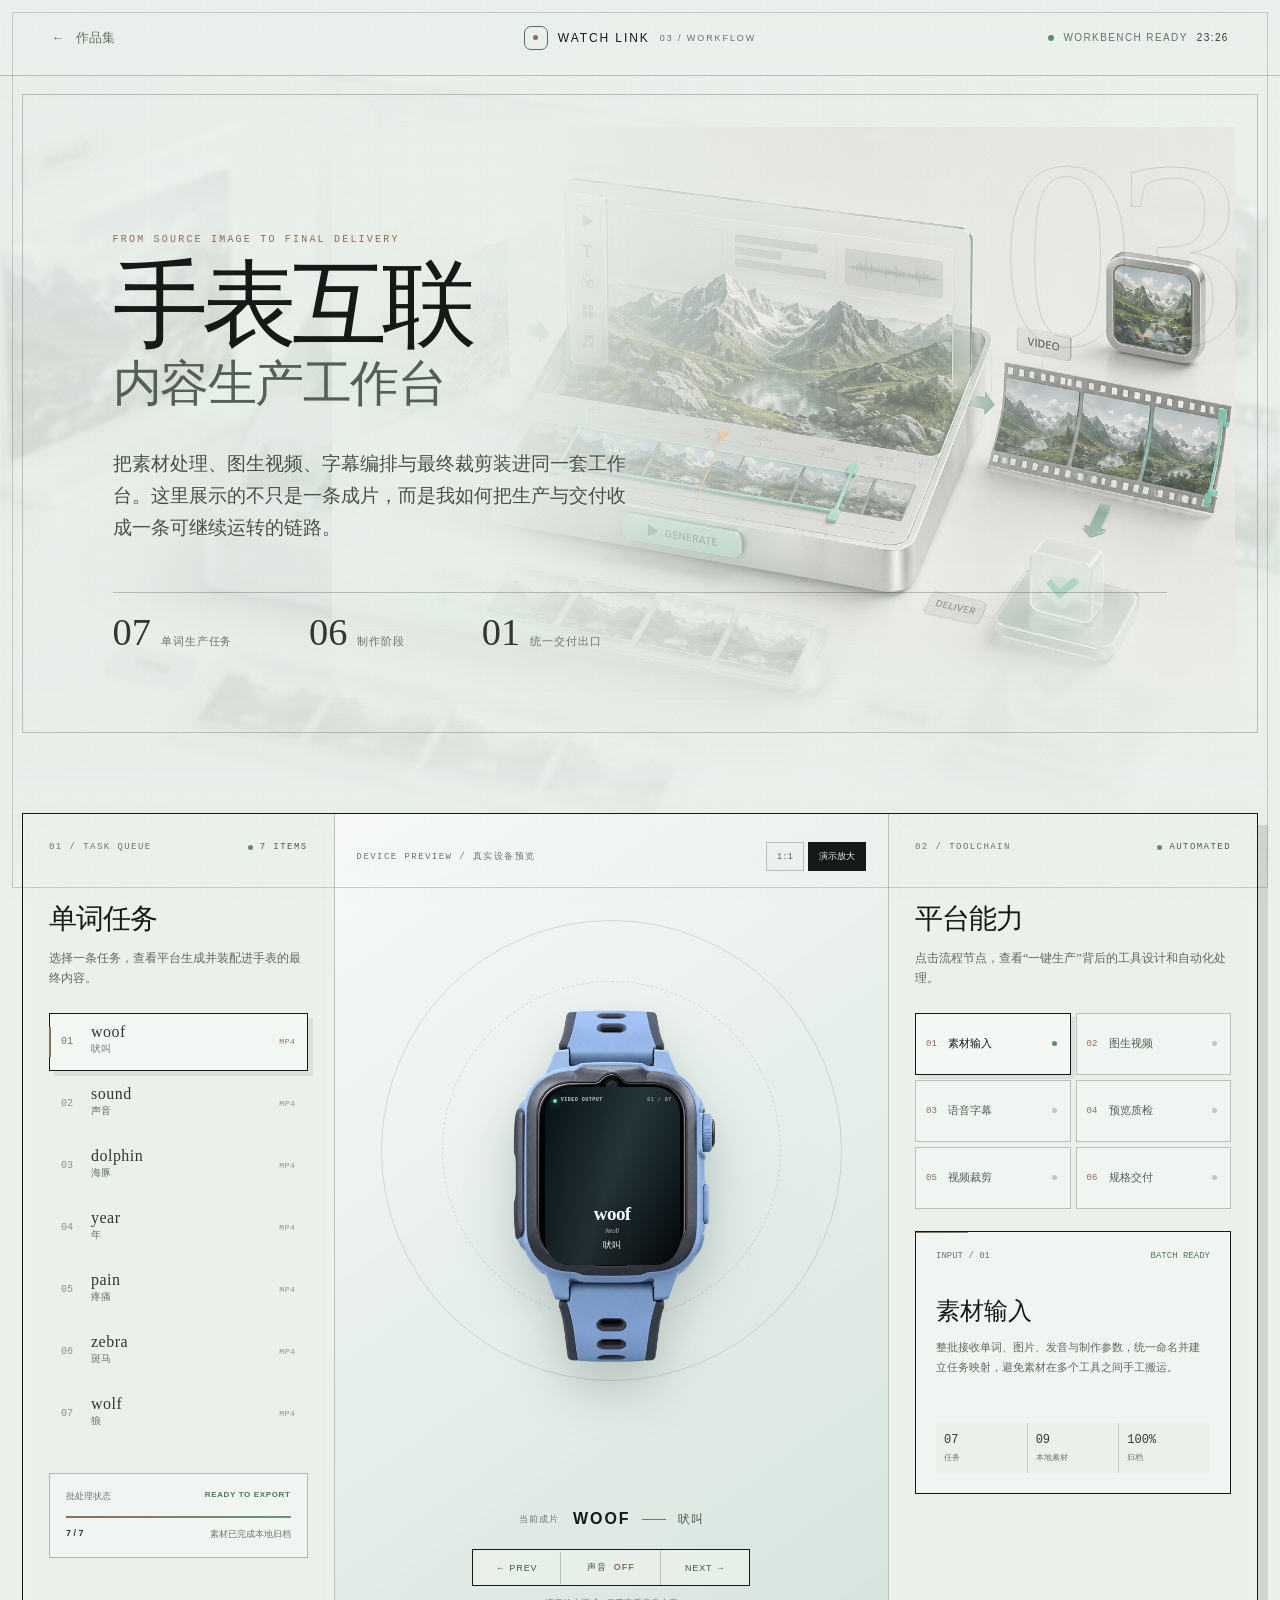
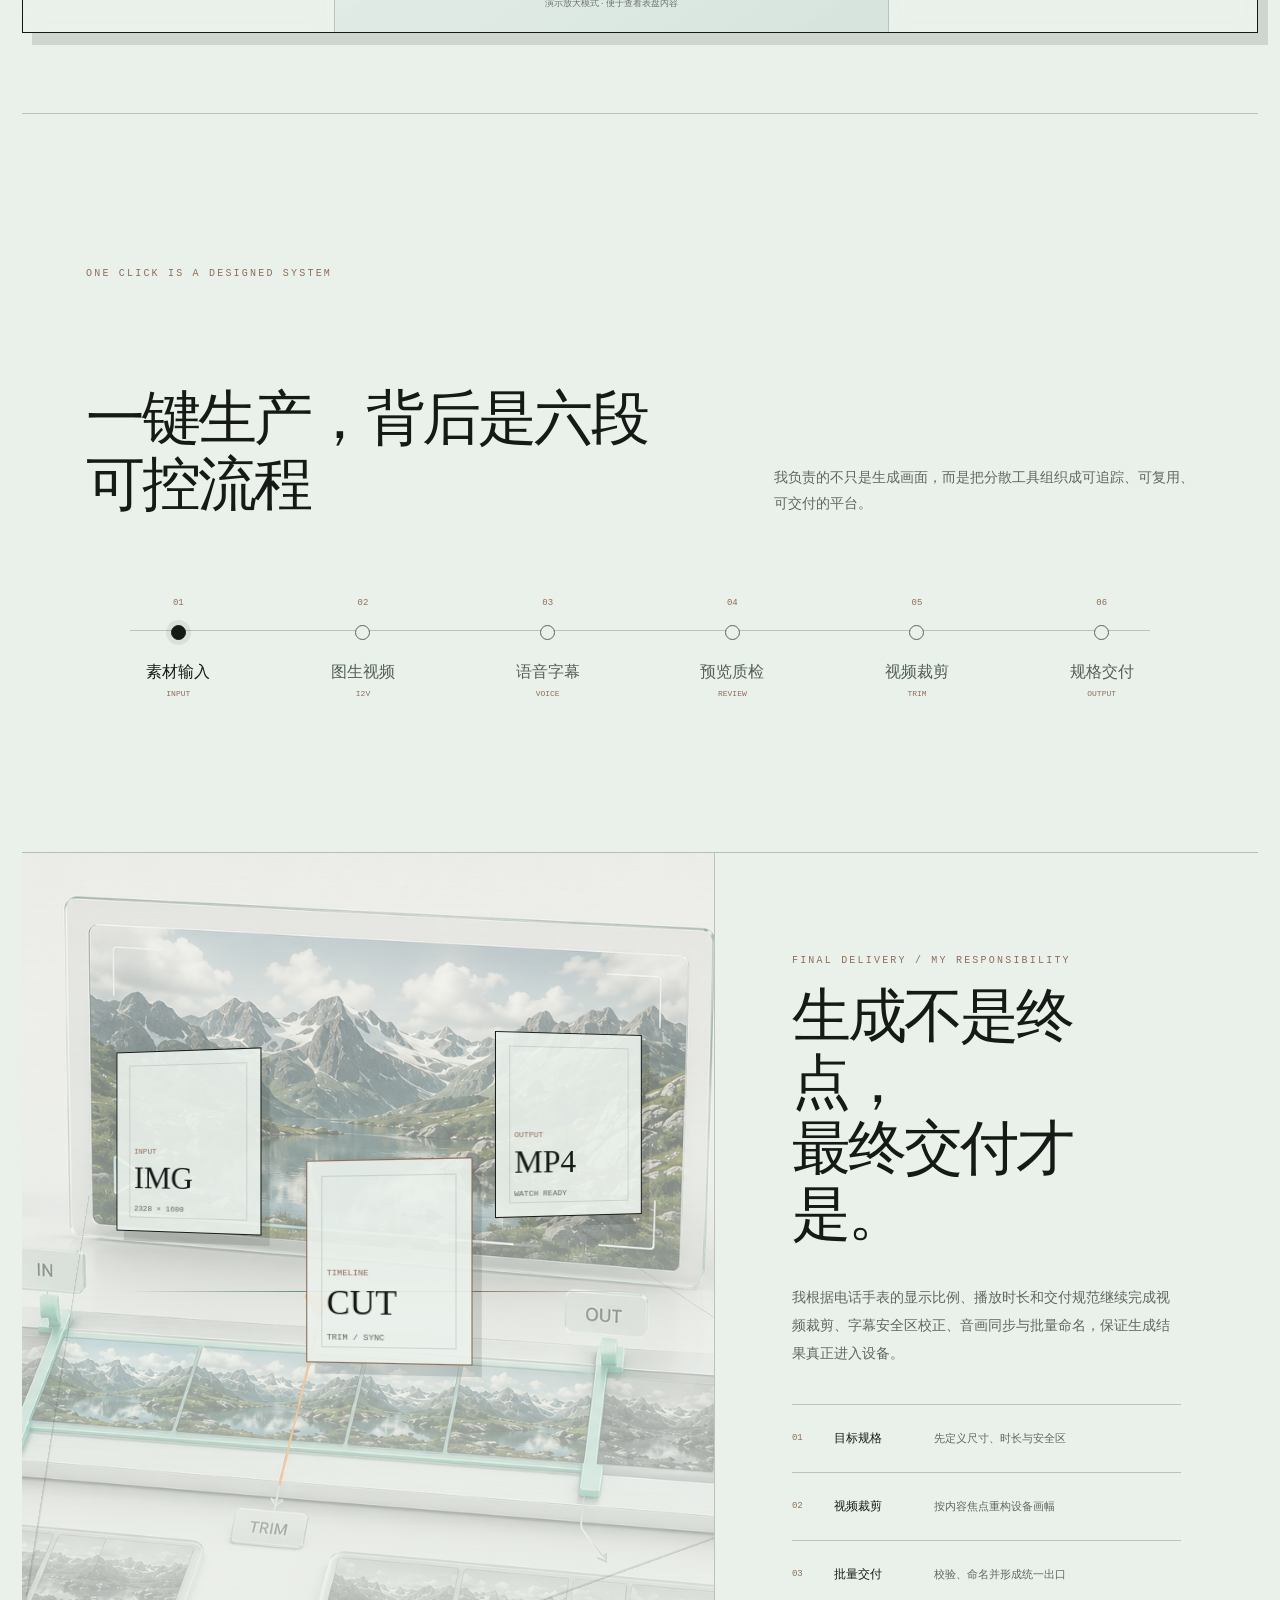
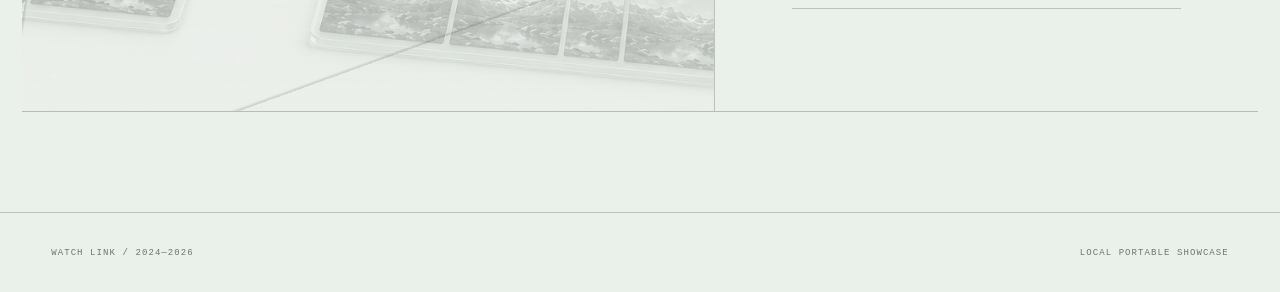
<file: assets/watch-link/index.html>
<!doctype html>
<html lang="zh-CN" data-scale-mode="presentation">
<head>
  <meta charset="utf-8" />
  <meta name="viewport" content="width=device-width, initial-scale=1" />
  <meta name="theme-color" content="#eaf1eb" />
  <title>手表互联 · 内容生产工作台</title>
  <link rel="stylesheet" href="styles.css" />
</head>
<body>
  <div class="atmosphere" aria-hidden="true"></div>
  <div class="grid-field" aria-hidden="true"></div>

  <header class="site-header">
    <a class="back-link" href="../../index.html#watch-link" aria-label="返回作品集主页">
      <span>←</span><span>作品集</span>
    </a>
    <div class="brand-mark" aria-label="Watch Link">
      <i></i><span>WATCH LINK</span><small>03 / WORKFLOW</small>
    </div>
    <div class="system-status"><i></i><span>WORKBENCH READY</span><b data-clock>--:--</b></div>
  </header>

  <main>
    <section class="hero-copy" aria-labelledby="page-title">
      <p class="eyebrow">FROM SOURCE IMAGE TO FINAL DELIVERY</p>
      <h1 id="page-title">手表互联<br /><em>内容生产工作台</em></h1>
      <p class="hero-intro">把素材处理、图生视频、字幕编排与最终裁剪装进同一套工作台。这里展示的不只是一条成片，而是我如何把生产与交付收成一条可继续运转的链路。</p>
      <dl class="hero-stats">
        <div><dt>07</dt><dd>单词生产任务</dd></div>
        <div><dt>06</dt><dd>制作阶段</dd></div>
        <div><dt>01</dt><dd>统一交付出口</dd></div>
      </dl>
    </section>

    <section class="workbench" aria-label="手表互联工作台演示">
      <aside class="panel task-panel">
        <div class="panel-heading">
          <span>01 / TASK QUEUE</span>
          <b><i></i>7 ITEMS</b>
        </div>
        <h2>单词任务</h2>
        <p>选择一条任务，查看平台生成并装配进手表的最终内容。</p>
        <div class="word-list" data-word-list role="listbox" aria-label="单词任务列表"></div>
        <div class="batch-card">
          <div><span>批处理状态</span><strong>READY TO EXPORT</strong></div>
          <div class="batch-progress"><i></i></div>
          <small><b>7 / 7</b> 素材已完成本地归档</small>
        </div>
      </aside>

      <div class="device-stage" data-device-stage>
        <div class="stage-topline">
          <span>DEVICE PREVIEW / 真实设备预览</span>
          <div class="scale-control" aria-label="手表显示比例">
            <button type="button" data-scale-toggle="physical">1:1</button>
            <button type="button" data-scale-toggle="presentation" class="is-active">演示放大</button>
          </div>
        </div>

        <div class="device-halo" aria-hidden="true"></div>
        <div class="watch-wrap">
          <div class="watch-device" data-watch-device>
            <img src="media/watch-device.png" alt="蓝灰色儿童电话手表正面产品图" />
            <button class="watch-screen" type="button" data-watch-screen aria-label="暂停或继续手表视频">
              <video data-screen-video muted playsinline preload="metadata"></video>
              <img data-screen-image alt="" />
              <span class="screen-shade" aria-hidden="true"></span>
              <span class="screen-status"><i></i><b data-screen-status>VIDEO OUTPUT</b><em data-screen-counter>01 / 07</em></span>
              <span class="screen-caption">
                <strong data-screen-word>woof</strong>
                <small data-screen-phonetic>/wʊf/</small>
                <b data-screen-zh>吠叫</b>
              </span>
              <span class="pause-indicator" data-pause-indicator aria-hidden="true">▶</span>
            </button>
          </div>
        </div>

        <div class="device-caption" aria-live="polite">
          <span>当前成片</span>
          <strong data-caption-word>WOOF</strong>
          <i></i>
          <b data-caption-zh>吠叫</b>
        </div>
        <div class="device-toolbar">
          <button type="button" data-prev-word aria-label="上一个单词">← PREV</button>
          <button type="button" data-sound-toggle aria-pressed="false"><span>声音</span><b>OFF</b></button>
          <button type="button" data-next-word aria-label="下一个单词">NEXT →</button>
        </div>
        <p class="scale-note" data-scale-note>演示放大模式 · 便于查看表盘内容</p>
      </div>

      <aside class="panel capability-panel">
        <div class="panel-heading">
          <span>02 / TOOLCHAIN</span>
          <b><i></i>AUTOMATED</b>
        </div>
        <h2>平台能力</h2>
        <p>点击流程节点，查看“一键生产”背后的工具设计和自动化处理。</p>
        <div class="stage-list" data-stage-list role="tablist" aria-label="生产工具阶段"></div>
        <article class="stage-detail" data-stage-detail aria-live="polite">
          <div class="stage-detail-head"><span data-stage-code>INPUT / 01</span><b data-stage-state>READY</b></div>
          <h3 data-stage-title>素材输入</h3>
          <p data-stage-description></p>
          <dl data-stage-metrics></dl>
        </article>
      </aside>
    </section>

    <section class="pipeline-story" aria-labelledby="pipeline-title">
      <div class="story-heading">
        <p class="eyebrow">ONE CLICK IS A DESIGNED SYSTEM</p>
        <h2 id="pipeline-title">一键生产，背后是六段可控流程</h2>
        <p>我负责的不只是生成画面，而是把分散工具组织成可追踪、可复用、可交付的平台。</p>
      </div>
      <div class="pipeline-track" data-pipeline-track></div>
    </section>

    <section class="delivery-story" aria-labelledby="delivery-title">
      <div class="delivery-visual" aria-hidden="true">
        <span class="delivery-line"></span>
        <div class="delivery-file source"><small>INPUT</small><strong>IMG</strong><i>2328 × 1600</i></div>
        <div class="delivery-file edit"><small>TIMELINE</small><strong>CUT</strong><i>TRIM / SYNC</i></div>
        <div class="delivery-file output"><small>OUTPUT</small><strong>MP4</strong><i>WATCH READY</i></div>
      </div>
      <div class="delivery-copy">
        <p class="eyebrow">FINAL DELIVERY / MY RESPONSIBILITY</p>
        <h2 id="delivery-title">生成不是终点，<br />最终交付才是。</h2>
        <p>我根据电话手表的显示比例、播放时长和交付规范继续完成视频裁剪、字幕安全区校正、音画同步与批量命名，保证生成结果真正进入设备。</p>
        <ul>
          <li><span>01</span><b>目标规格</b><em>先定义尺寸、时长与安全区</em></li>
          <li><span>02</span><b>视频裁剪</b><em>按内容焦点重构设备画幅</em></li>
          <li><span>03</span><b>批量交付</b><em>校验、命名并形成统一出口</em></li>
        </ul>
      </div>
    </section>
  </main>

  <footer><span>WATCH LINK / 2024—2026</span><span>LOCAL PORTABLE SHOWCASE</span></footer>
  <audio data-word-audio preload="auto"></audio>
  <script src="app.js?v=20260905-year-zebra"></script>
</body>
</html>
</file>
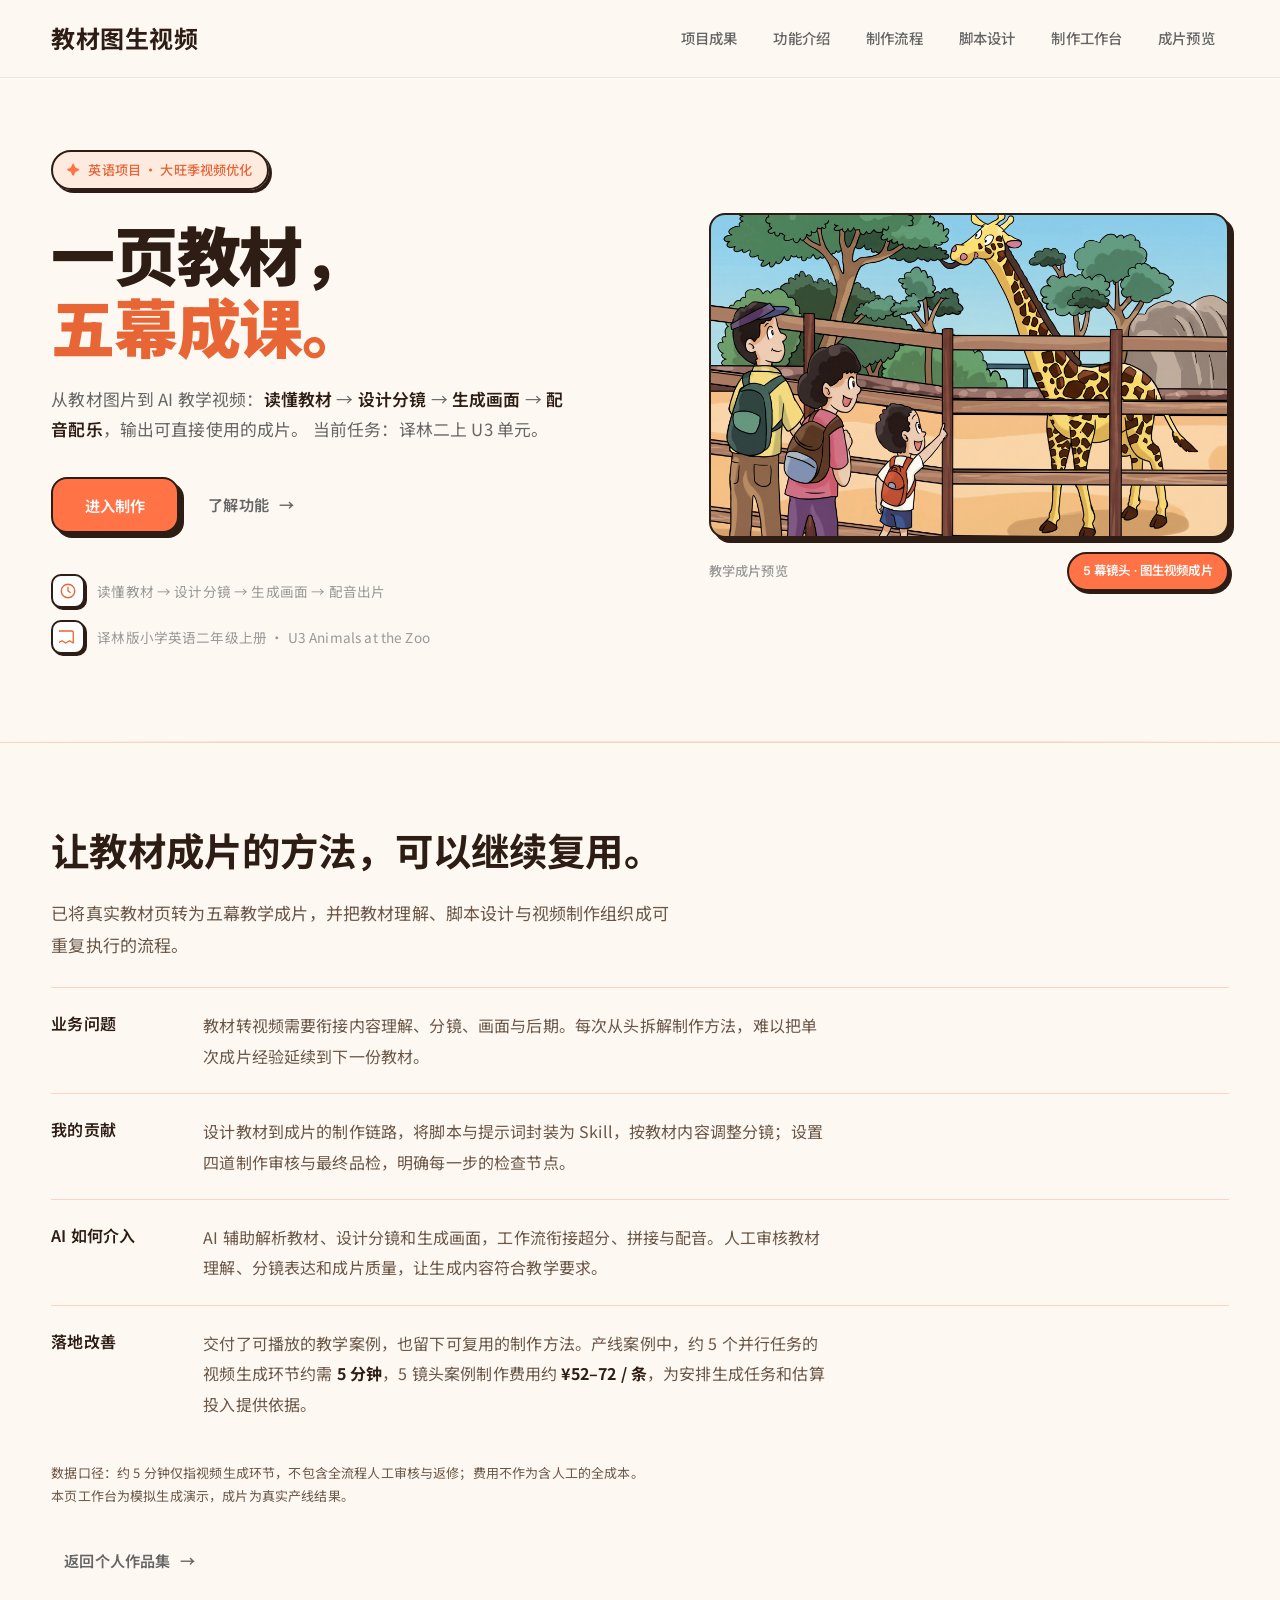
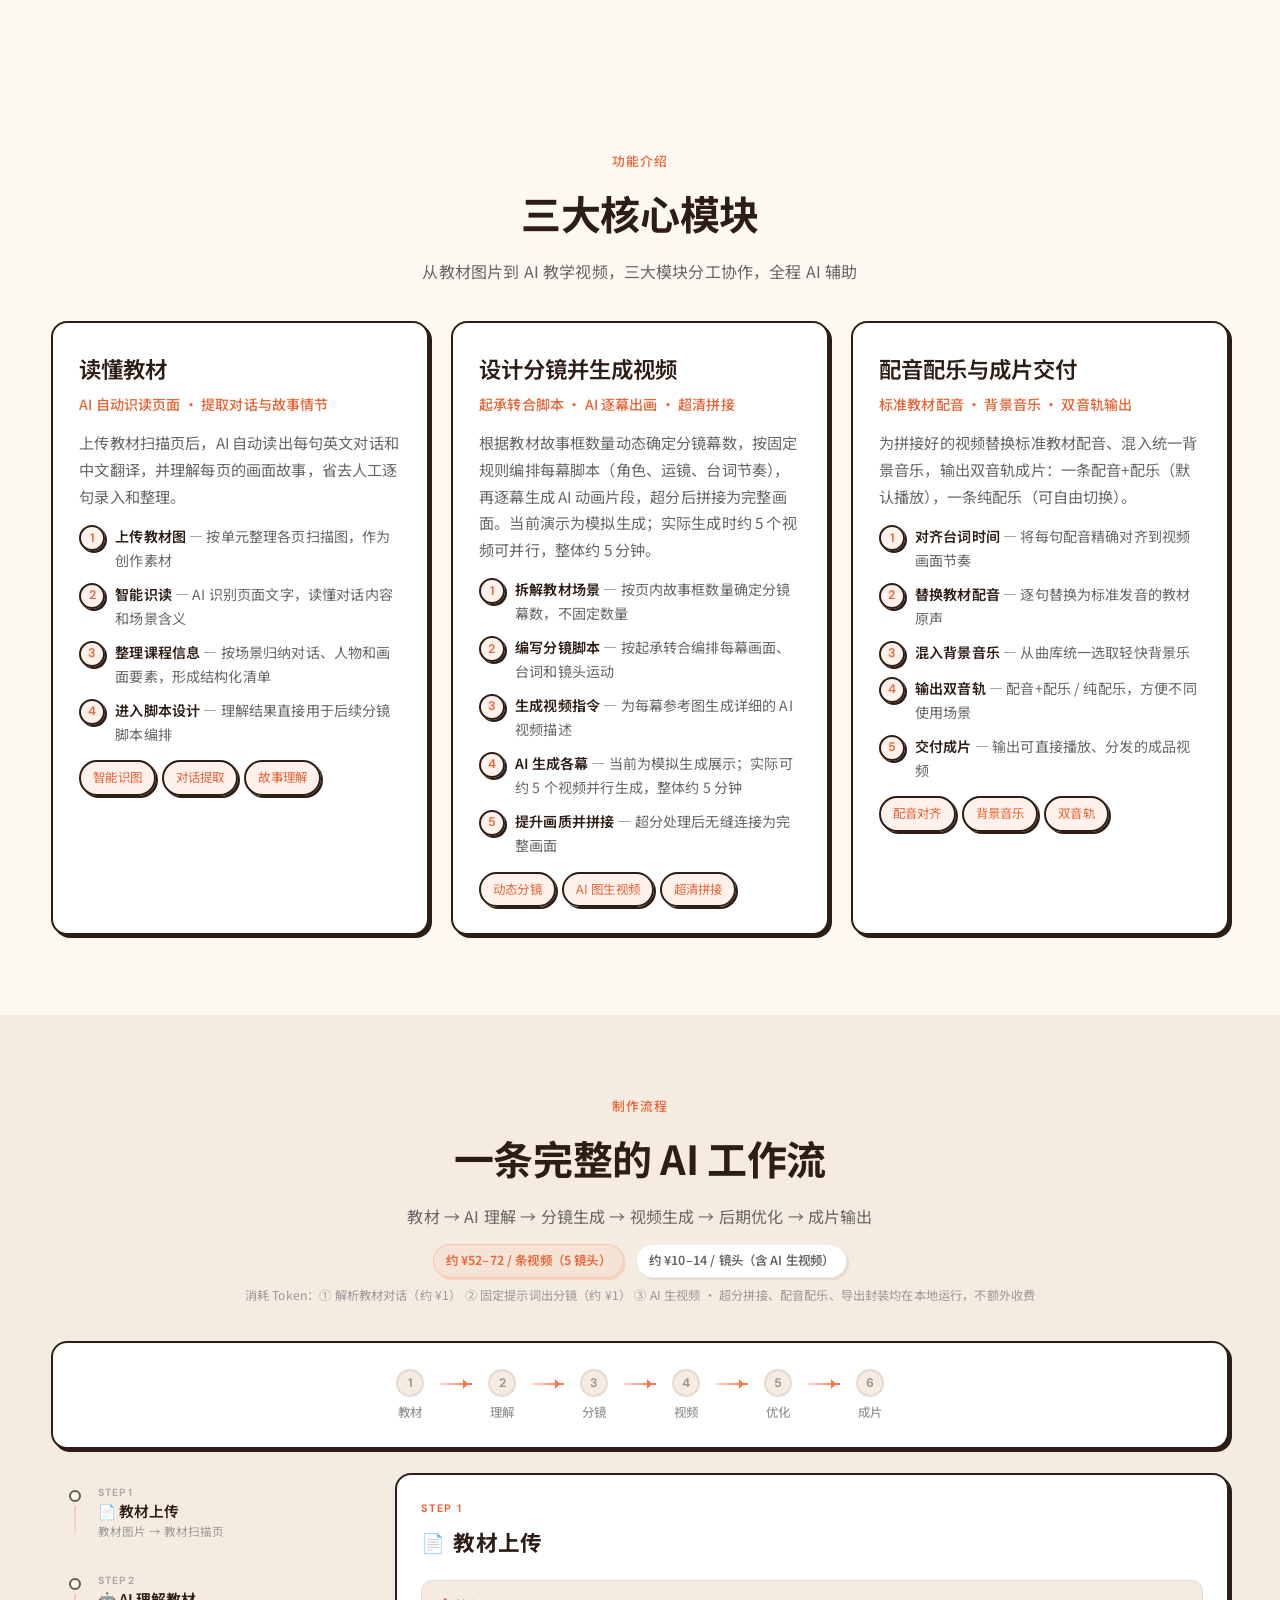
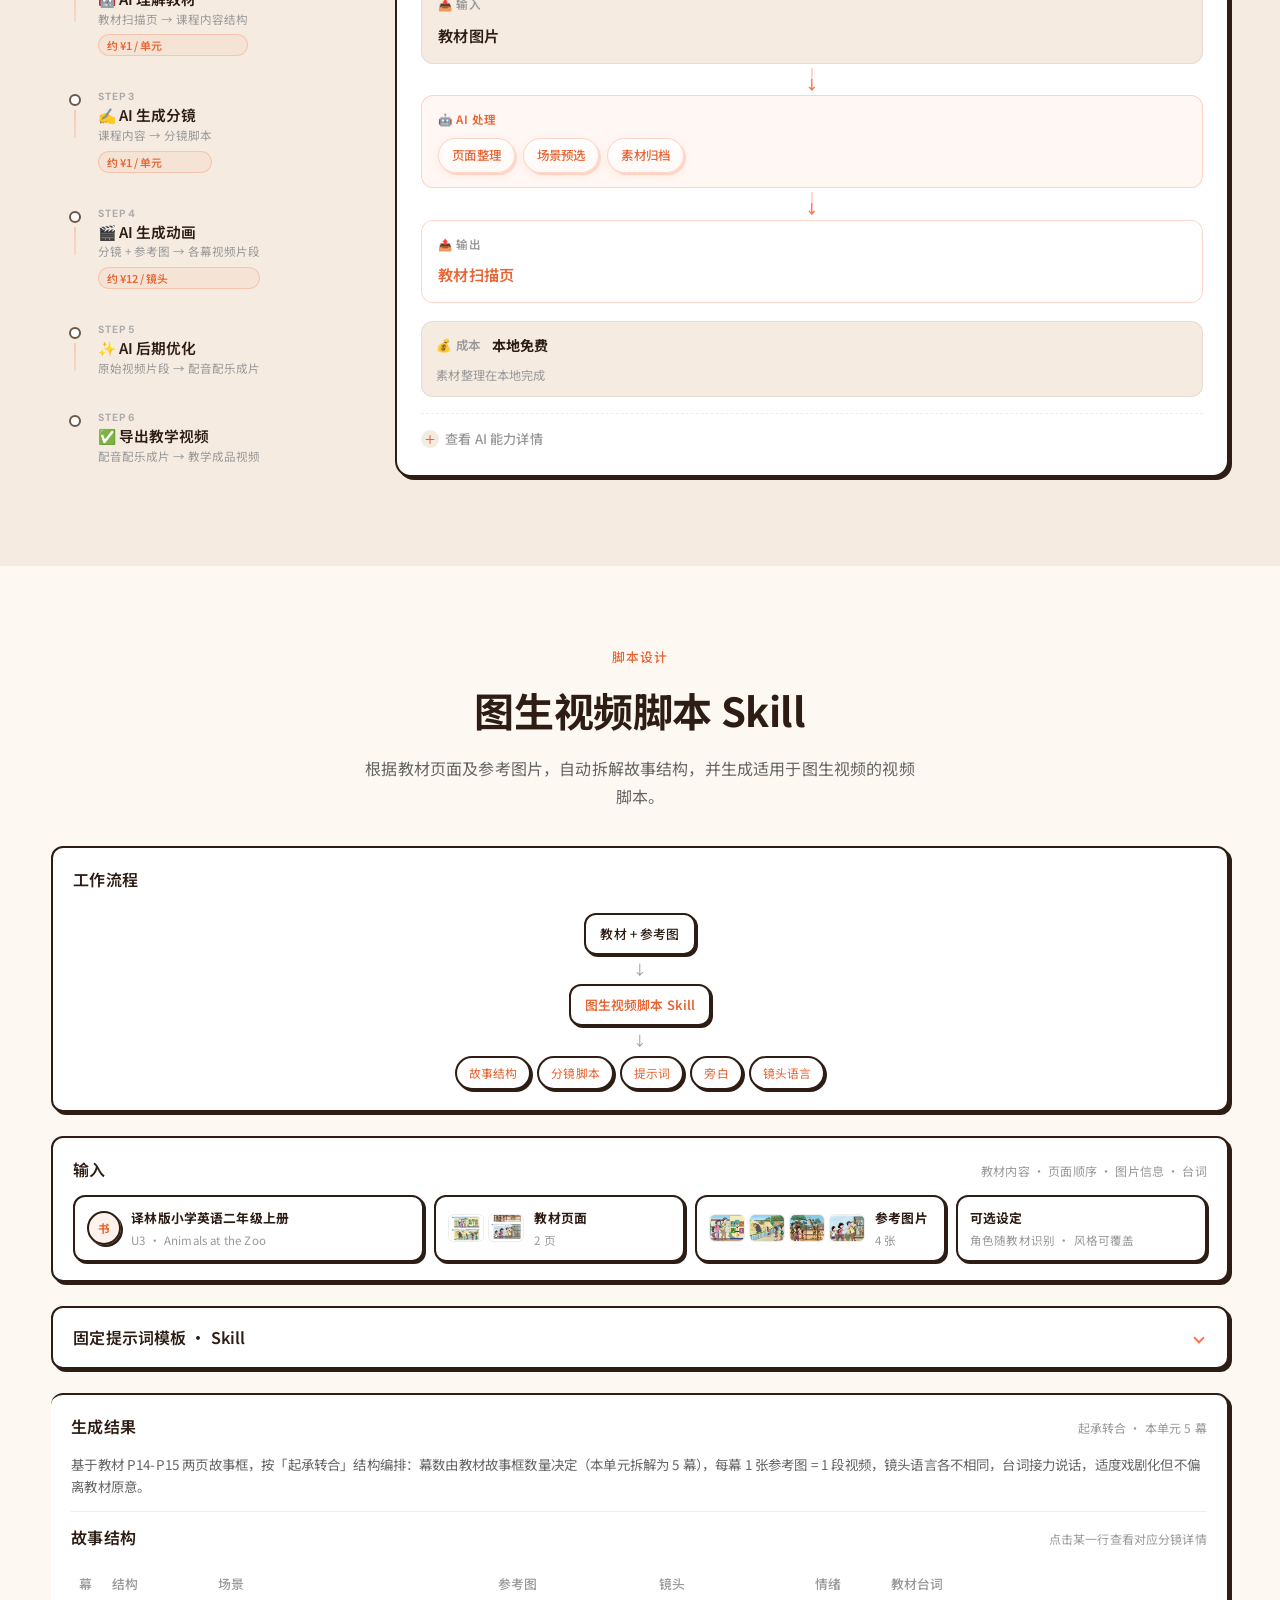
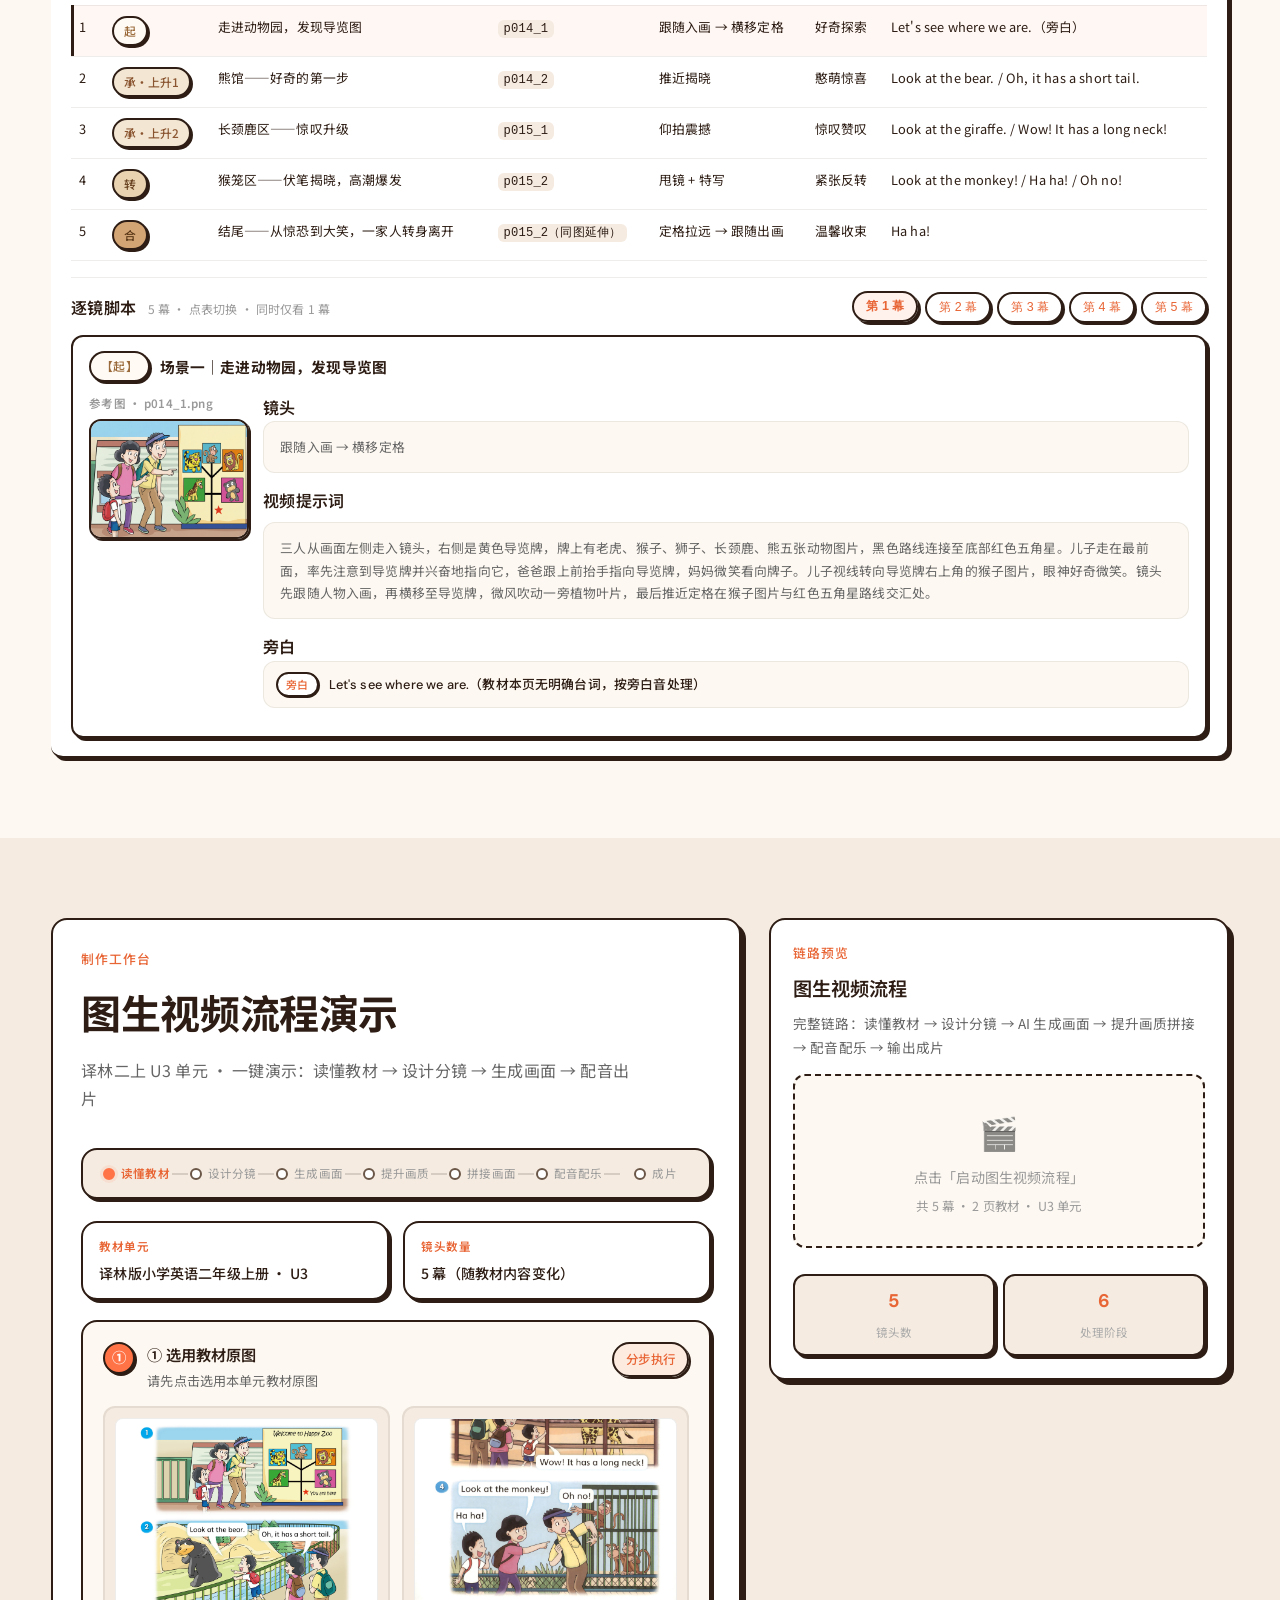
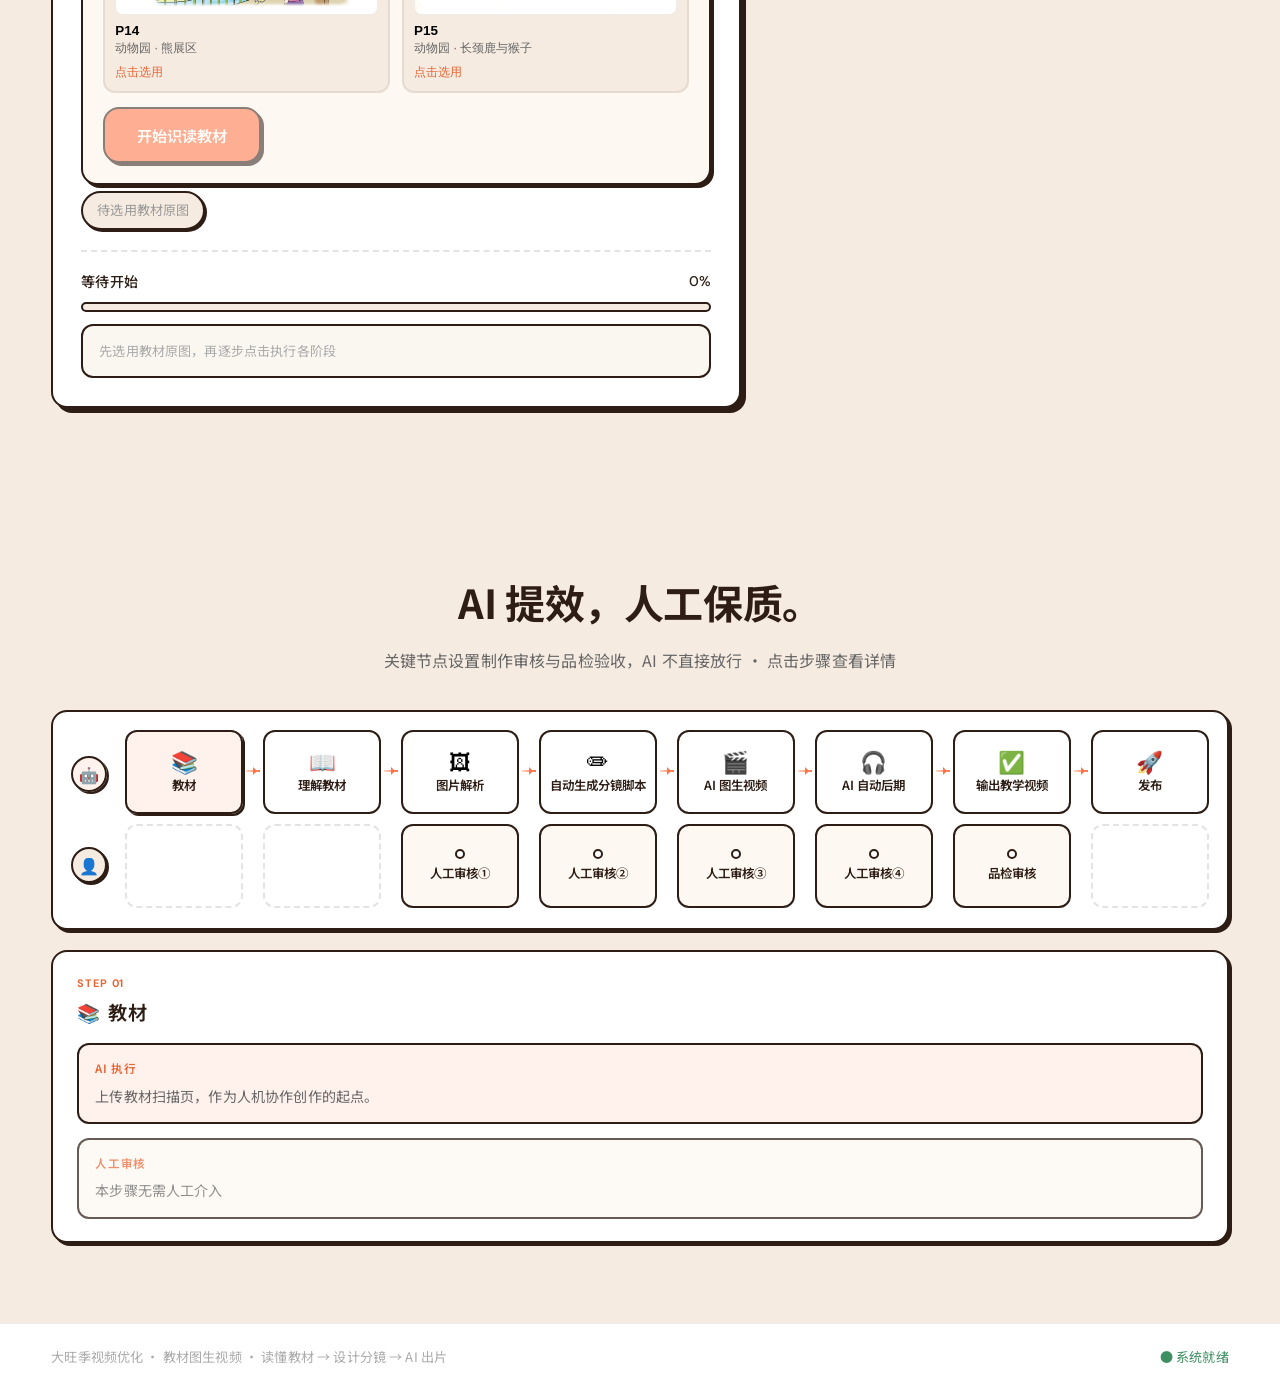
<file: assets/interactive-textbook/gitlab-pages-deploy/index.html>
<!DOCTYPE html>

<html lang="zh-CN">

<head>

  <meta charset="UTF-8" />

  <meta name="viewport" content="width=device-width, initial-scale=1.0" />

  <title>大旺季 · 教材图生视频工作室</title>

  <link rel="preconnect" href="https://fonts.googleapis.com" />

  <link rel="preconnect" href="https://fonts.gstatic.com" crossorigin />

  <link href="https://fonts.googleapis.com/css2?family=DM+Sans:ital,opsz,wght@0,9..40,400;0,9..40,500;0,9..40,600;1,9..40,400&family=Noto+Sans+SC:wght@400;500;600;700;900&display=swap" rel="stylesheet" />

  <link rel="stylesheet" href="static/styles.css?20261011-value" />

</head>

<body>

  <div class="toast-stack" id="toastStack"></div>



  <header class="site-header">

    <div class="container header-inner">

      <a class="logo" href="#">教材图生视频</a>

      <nav class="nav">

        <a href="#project-value">项目成果</a>

        <a href="#principles">功能介绍</a>

        <a href="#workflow">制作流程</a>
        <a href="#script">脚本设计</a>
        <a href="#demo">制作工作台</a>

        <a href="#video">成片预览</a>

      </nav>

    </div>

  </header>



  <main>

    <section class="hero">

      <div class="container hero-grid">

        <div class="hero-copy">

          <div class="badge">

            <span class="star">✦</span>

            英语项目 · 大旺季视频优化

          </div>

          <h1>

            <span class="line-dark">一页教材，</span>

            <span class="line-accent">五幕成课。</span>

          </h1>

          <p class="lead">
            从教材图片到 AI 教学视频：<strong>读懂教材</strong> →
            <strong>设计分镜</strong> → <strong>生成画面</strong> →
            <strong>配音配乐</strong>，输出可直接使用的成片。
            当前任务：译林二上 U3 单元。
          </p>

          <div class="hero-actions">

            <button type="button" class="btn btn-primary" id="heroStartBtn">进入制作</button>

            <a class="btn btn-ghost" href="#principles">了解功能</a>

          </div>

          <div class="hero-meta">

            <div class="meta-item">

              <span class="meta-icon" aria-hidden="true">

                <svg viewBox="0 0 24 24" fill="none" stroke="currentColor" stroke-width="1.75" stroke-linecap="round" stroke-linejoin="round">

                  <circle cx="12" cy="12" r="9"/><path d="M12 7v5l3 2"/>

                </svg>

              </span>

              <span>读懂教材 → 设计分镜 → 生成画面 → 配音出片</span>

            </div>

            <div class="meta-item">

              <span class="meta-icon" aria-hidden="true">

                <svg viewBox="0 0 24 24" fill="none" stroke="currentColor" stroke-width="1.75" stroke-linecap="round" stroke-linejoin="round">

                  <path d="M5 4h12a2 2 0 0 1 2 2v14l-5-3-5 3-5-3-5 3V6a2 2 0 0 1 2-2z"/>

                </svg>

              </span>

              <span id="demoBookLabel">译林版二上 · U3 Animals at the Zoo</span>

            </div>

          </div>

        </div>



        <div class="hero-visual">

          <div class="hero-video-player" id="heroVideoPlayer">

            <div class="hero-video-frame">

              <video
                id="heroVideo"
                class="hero-video"
                loop
                playsinline
                preload="metadata"
                poster="assets/images/p015_1.png"
              >
                <source src="assets/video/final.mp4" type="video/mp4" />
              </video>

              <button type="button" class="hero-video-play" id="heroVideoPlay" aria-label="播放视频">
                <span class="hero-video-play-icon" aria-hidden="true">▶</span>
              </button>

            </div>

            <div class="hero-video-bar">

              <span class="hero-video-label">教学成片预览</span>

              <span class="hero-video-badge" id="heroStatsBadge">5 幕镜头 · 图生视频成片</span>

            </div>

          </div>

        </div>

      </div>

    </section>



    <section class="section project-value" id="project-value" aria-labelledby="project-value-title">
      <div class="container">
        <h2 id="project-value-title">让教材成片的方法，可以继续复用。</h2>
        <p class="project-value-lead">已将真实教材页转为五幕教学成片，并把教材理解、脚本设计与视频制作组织成可重复执行的流程。</p>
        <dl class="project-value-list">
          <div><dt>业务问题</dt><dd>教材转视频需要衔接内容理解、分镜、画面与后期。每次从头拆解制作方法，难以把单次成片经验延续到下一份教材。</dd></div>
          <div><dt>我的贡献</dt><dd>设计教材到成片的制作链路，将脚本与提示词封装为 Skill，按教材内容调整分镜；设置四道制作审核与最终品检，明确每一步的检查节点。</dd></div>
          <div><dt>AI 如何介入</dt><dd>AI 辅助解析教材、设计分镜和生成画面，工作流衔接超分、拼接与配音。人工审核教材理解、分镜表达和成片质量，让生成内容符合教学要求。</dd></div>
          <div><dt>落地改善</dt><dd>交付了可播放的教学案例，也留下可复用的制作方法。产线案例中，约 5 个并行任务的视频生成环节约需 <strong>5 分钟</strong>，5 镜头案例制作费用约 <strong>¥52–72 / 条</strong>，为安排生成任务和估算投入提供依据。</dd></div>
        </dl>
        <p class="project-value-note">数据口径：约 5 分钟仅指视频生成环节，不包含全流程人工审核与返修；费用不作为含人工的全成本。本页工作台为模拟生成演示，成片为真实产线结果。</p>
        <a class="btn btn-ghost" href="../../../index.html#projects">返回个人作品集</a>
      </div>
    </section>

    <section class="section" id="principles">

      <div class="container">

        <div class="section-head">

          <p class="eyebrow">功能介绍</p>

          <h2>三大核心模块</h2>

          <p class="sub center">从教材图片到 AI 教学视频，三大模块分工协作，全程 AI 辅助</p>

        </div>

        <div class="feature-grid feature-grid-3" id="principlesGrid">

          <article class="feature-card loading-card">加载中…</article>

          <article class="feature-card loading-card">加载中…</article>

          <article class="feature-card loading-card">加载中…</article>

        </div>

      </div>

    </section>



    <section class="section section-alt" id="workflow">
      <div class="container">
        <div class="section-head">
          <p class="eyebrow">制作流程</p>
          <h2>一条完整的 AI 工作流</h2>
          <p class="sub center">教材 → AI 理解 → 分镜生成 → 视频生成 → 后期优化 → 成片输出</p>
          <p class="workflow-cost-summary" id="workflowCostSummary"></p>
        </div>
        <div class="workflow-shell" id="workflowShell">
          <nav class="workflow-timeline" id="workflowTimeline" aria-label="制作流程时间轴">
            <div class="loading-card">加载中…</div>
          </nav>
          <div class="workflow-body">
            <ol class="workflow-pipeline" id="workflowPipeline" aria-label="流程步骤">
              <li class="loading-card">加载中…</li>
            </ol>
            <aside class="workflow-detail" id="workflowDetail" aria-live="polite">
              <div class="loading-card">加载中…</div>
            </aside>
          </div>
        </div>
      </div>
    </section>

    <section class="section" id="script">
      <div class="container">
        <div class="section-head">
          <p class="eyebrow">脚本设计</p>
          <h2>图生视频脚本 Skill</h2>
          <p class="sub center" id="scriptSummary">根据教材页面及参考图片，自动拆解故事结构，并生成适用于图生视频的视频脚本。</p>
        </div>

        <div class="script-pipeline">
          <!-- 上下流程 -->
          <div class="script-block script-flow-bar" aria-label="Skill 执行流程">
            <div class="script-mod-head">
              <h3>工作流程</h3>
            </div>
            <div class="script-flow-bar-track">
              <span class="script-flow-bar-item">教材 + 参考图</span>
              <span class="script-flow-bar-arrow" aria-hidden="true">↓</span>
              <span class="script-flow-bar-item is-skill">图生视频脚本 Skill</span>
              <span class="script-flow-bar-arrow" aria-hidden="true">↓</span>
              <div class="script-flow-bar-outs">
                <span class="script-flow-bar-item is-out">故事结构</span>
                <span class="script-flow-bar-item is-out">分镜脚本</span>
                <span class="script-flow-bar-item is-out">提示词</span>
                <span class="script-flow-bar-item is-out">旁白</span>
                <span class="script-flow-bar-item is-out">镜头语言</span>
              </div>
            </div>
          </div>

          <!-- 输入 · 素材概览条 -->
          <div class="script-block script-inputs">
            <div class="script-mod-head">
              <h3>输入</h3>
              <span class="script-meta">教材内容 · 页面顺序 · 图片信息 · 台词</span>
            </div>
            <div class="script-material-bar" id="scriptInputs">
              <div class="loading-card">加载中…</div>
            </div>
          </div>

          <!-- 固定提示词模板 · 默认折叠 -->
          <details class="script-template-fold">
            <summary class="script-template-summary">
              <span class="script-template-summary-text" id="scriptTemplateSummary">固定提示词模板 · Skill</span>
              <span class="script-template-chevron" aria-hidden="true"></span>
            </summary>
            <div class="script-template-body">
              <div class="script-rules" id="scriptTemplate">加载中…</div>
              <div class="script-template-divider" aria-hidden="true"></div>
              <h4 class="script-template-subhead">固定风格</h4>
              <div class="script-style-fixed" id="scriptStyle">加载中…</div>
            </div>
          </details>

          <!-- 输出：生成结果 + 故事结构 + 逐镜（同一卡片） -->
          <div class="script-block script-output-card">
            <div class="script-mod-head">
              <h3>生成结果</h3>
              <span class="script-meta" id="scriptArcTag">起承转合 · 动态分镜</span>
            </div>
            <p class="script-output-summary" id="scriptOutputSummary"></p>

            <div class="script-outline-section">
              <div class="script-mod-head">
                <h3>故事结构</h3>
                <span class="script-meta">点击某一行查看对应分镜详情</span>
              </div>
              <div class="script-table-wrap">
                <table class="script-table script-table-selectable" id="scriptArcTable">
                  <thead>
                    <tr>
                      <th>幕</th>
                      <th>结构</th>
                      <th>场景</th>
                      <th>参考图</th>
                      <th>镜头</th>
                      <th>情绪</th>
                      <th>教材台词</th>
                    </tr>
                  </thead>
                  <tbody></tbody>
                </table>
              </div>
            </div>

            <div class="script-scene-panel" id="scriptScenePanel">
              <div class="script-scene-panel-head">
                <div class="script-mod-head">
                  <h3>逐镜脚本</h3>
                  <span class="script-meta" id="scriptShotTag">1 参考图 = 1 视频</span>
                </div>
                <div class="script-scene-tabs" id="scriptSceneTabs" aria-label="分镜切换"></div>
              </div>
              <div class="script-scenes" id="scriptScenes">
                <div class="loading-card">加载中…</div>
              </div>
            </div>
          </div>
        </div>
      </div>
    </section>

    <section class="section section-alt" id="demo">

      <div class="container demo-layout">

        <div class="demo-panel">

          <div class="section-head left">

            <p class="eyebrow">制作工作台</p>

            <h2>图生视频流程演示</h2>

            <p class="sub">译林二上 U3 单元 · 一键演示：读懂教材 → 设计分镜 → 生成画面 → 配音出片</p>

          </div>



          <div class="step-track" id="stepTrack">

            <div class="step-item" data-step="vision">

              <span class="step-dot"></span>

              <span class="step-label">读懂教材</span>

            </div>

            <div class="step-line"></div>

            <div class="step-item" data-step="prompt">

              <span class="step-dot"></span>

              <span class="step-label">设计分镜</span>

            </div>

            <div class="step-line"></div>

            <div class="step-item" data-step="seedance">

              <span class="step-dot"></span>

              <span class="step-label">生成画面</span>

            </div>

            <div class="step-line"></div>

            <div class="step-item" data-step="upscale">

              <span class="step-dot"></span>

              <span class="step-label">提升画质</span>

            </div>

            <div class="step-line"></div>

            <div class="step-item" data-step="ffmpeg">

              <span class="step-dot"></span>

              <span class="step-label">拼接画面</span>

            </div>

            <div class="step-line"></div>

            <div class="step-item" data-step="audio">

              <span class="step-dot"></span>

              <span class="step-label">配音配乐</span>

            </div>

            <div class="step-line"></div>

            <div class="step-item" data-step="done">

              <span class="step-dot"></span>

              <span class="step-label">成片</span>

            </div>

          </div>



          <form class="demo-form" id="demoForm" onsubmit="return false">

            <div class="info-blocks">

              <div class="info-block">

                <span class="info-block-label">教材单元</span>

                <span class="info-block-value" id="fieldBook">—</span>

              </div>

              <div class="info-block">

                <span class="info-block-label">镜头数量</span>

                <span class="info-block-value" id="fieldShots">—</span>

              </div>

            </div>



            <div class="phase-panel" id="phaseSelectPanel">

              <div class="phase-head">

                <span class="phase-num">①</span>

                <div>

                  <strong id="phaseActionTitle">选用教材原图</strong>

                  <p id="phaseActionHint">请先点击选用本单元教材扫描页，再开始识读</p>

                </div>

                <span class="engine-badge">分步执行</span>

              </div>

              <div class="textbook-picker" id="textbookPicker">

                <div class="loading-card">加载教材页…</div>

              </div>

              <button type="button" class="btn btn-primary" id="phaseActionBtn" disabled>

                <span class="btn-spinner panel-hidden" id="phaseActionSpinner"></span>

                <span id="phaseActionBtnText">开始识读教材</span>

              </button>

            </div>



            <div class="demo-actions">

              <span class="status-chip" id="statusChip">待开始</span>

            </div>

          </form>



          <div class="progress-block" id="progressBlock">

            <div class="progress-top">

              <span id="progressLabel">等待开始</span>

              <span id="progressPct">0%</span>

            </div>

            <div class="progress-track"><div class="progress-fill" id="progressFill"></div></div>

            <div class="log-console" id="logConsole"><span class="muted">先选用教材原图，再逐步点击执行各阶段</span></div>

          </div>

        </div>



        <aside class="menu-preview" id="video">

          <div class="menu-card">

            <p class="eyebrow" id="outputEyebrow">步骤产出</p>

            <h3 id="outputTitle">待开始</h3>

            <p class="output-desc" id="outputDesc"></p>

            <div class="output-body" id="outputBody"></div>

            <div class="stats-row panel-hidden" id="outputStats"></div>

          </div>

        </aside>

      </div>

    </section>



    <section class="section section-alt" id="tech">
      <div class="container">
        <div class="section-head">
          <h2>AI 提效，人工保质。</h2>
          <p class="sub center">关键节点设置制作审核与品检验收，AI 不直接放行 · 点击步骤查看详情</p>
        </div>
        <div class="collab-shell" id="aiCapShell">
          <div class="collab-board">
            <div class="collab-rail" aria-hidden="true">
              <span class="collab-rail-icon is-ai" title="AI">🤖</span>
              <span class="collab-rail-icon is-human" title="人工">👤</span>
            </div>
            <div class="collab-track" id="aiCapFlow" role="list" aria-label="协作流程">
              <div class="loading-card">加载中…</div>
            </div>
          </div>
          <aside class="collab-detail" id="aiCapDetail" aria-live="polite">
            <div class="loading-card">加载中…</div>
          </aside>
        </div>
      </div>
    </section>

  </main>



  <footer class="site-footer">

    <div class="container footer-inner">

      <span>大旺季视频优化 · 教材图生视频 · 读懂教材 → 设计分镜 → AI 出片</span>

      <span id="healthStatus">● 系统就绪</span>

    </div>

  </footer>



  <div class="image-lightbox panel-hidden" id="imageLightbox" role="dialog" aria-modal="true" aria-label="图片预览">

    <button type="button" class="image-lightbox-backdrop" id="lightboxBackdrop" aria-label="关闭"></button>

    <div class="image-lightbox-panel">

      <button type="button" class="image-lightbox-close" id="lightboxClose" aria-label="关闭">×</button>

      <p class="image-lightbox-caption" id="lightboxCaption"></p>

      <img id="lightboxImg" alt="放大预览" />

    </div>

  </div>



  <script src="static/app.js"></script>

</body>

</html>
</file>
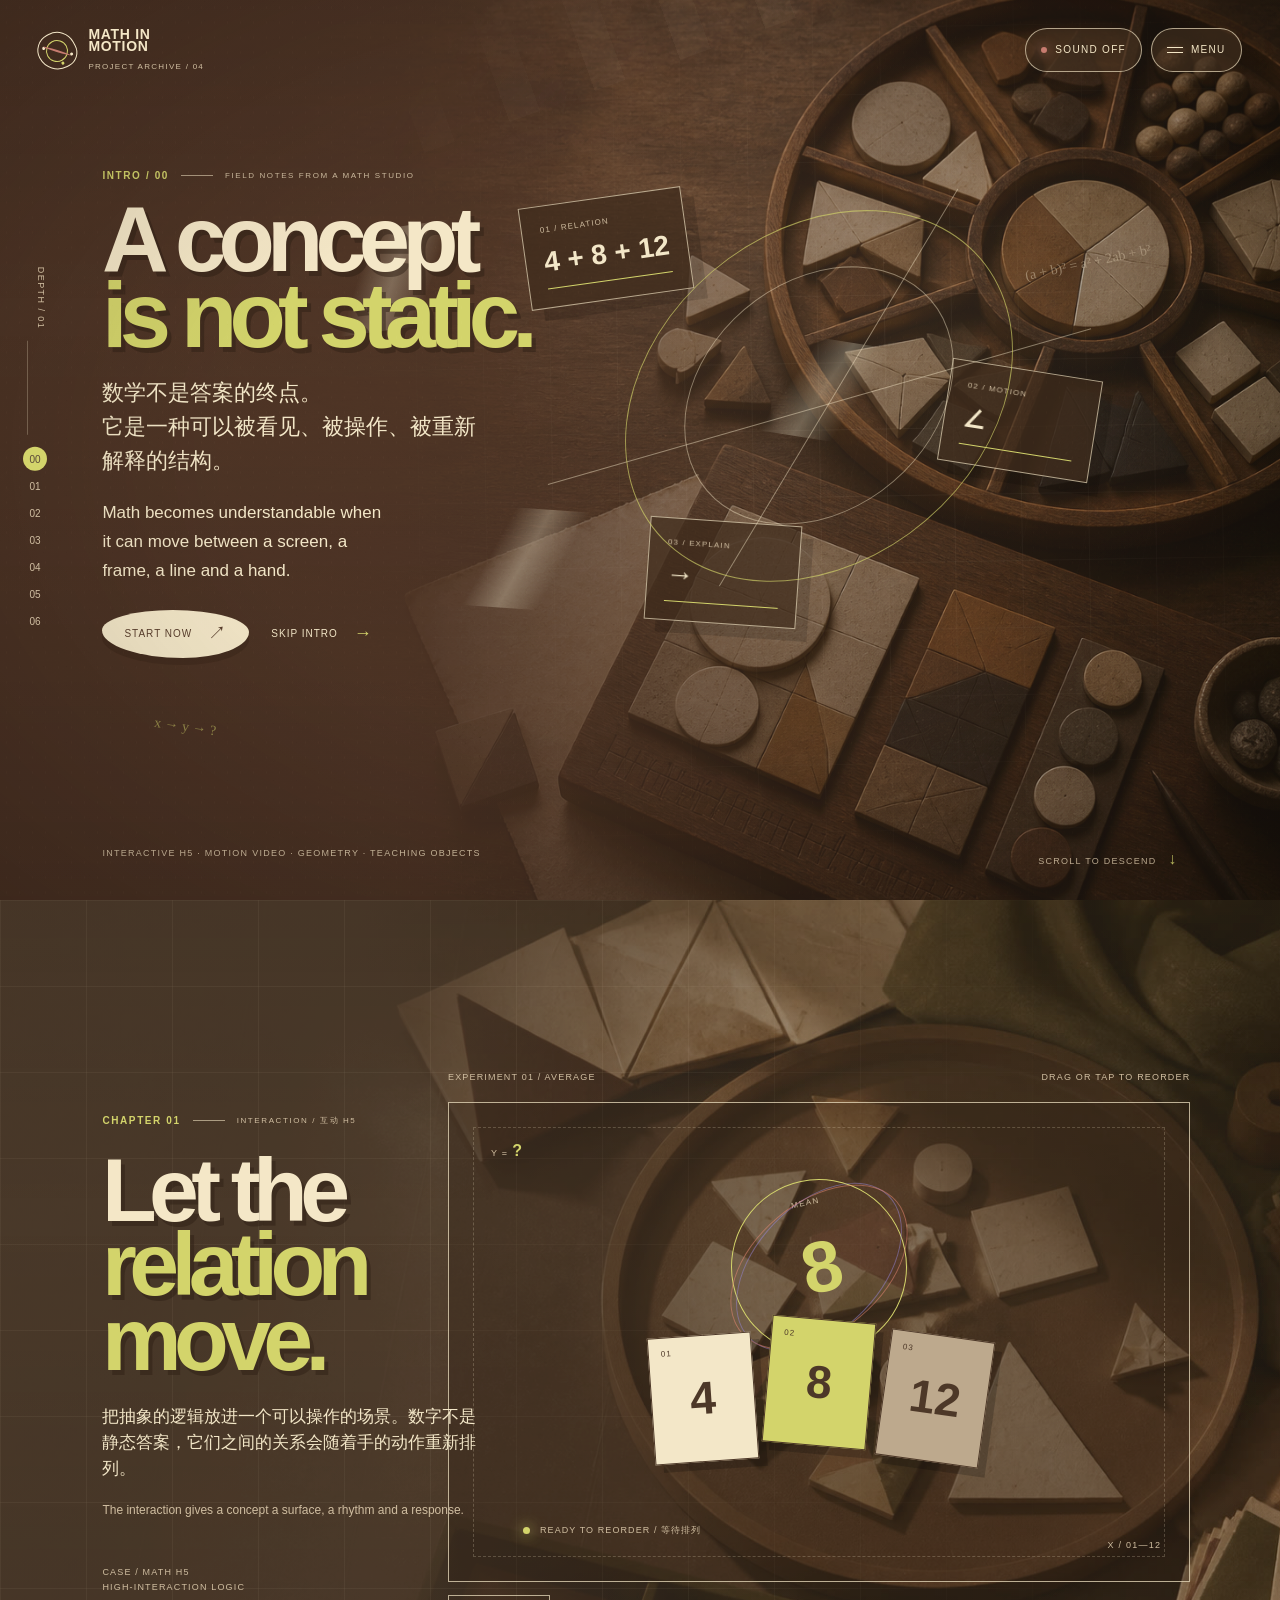
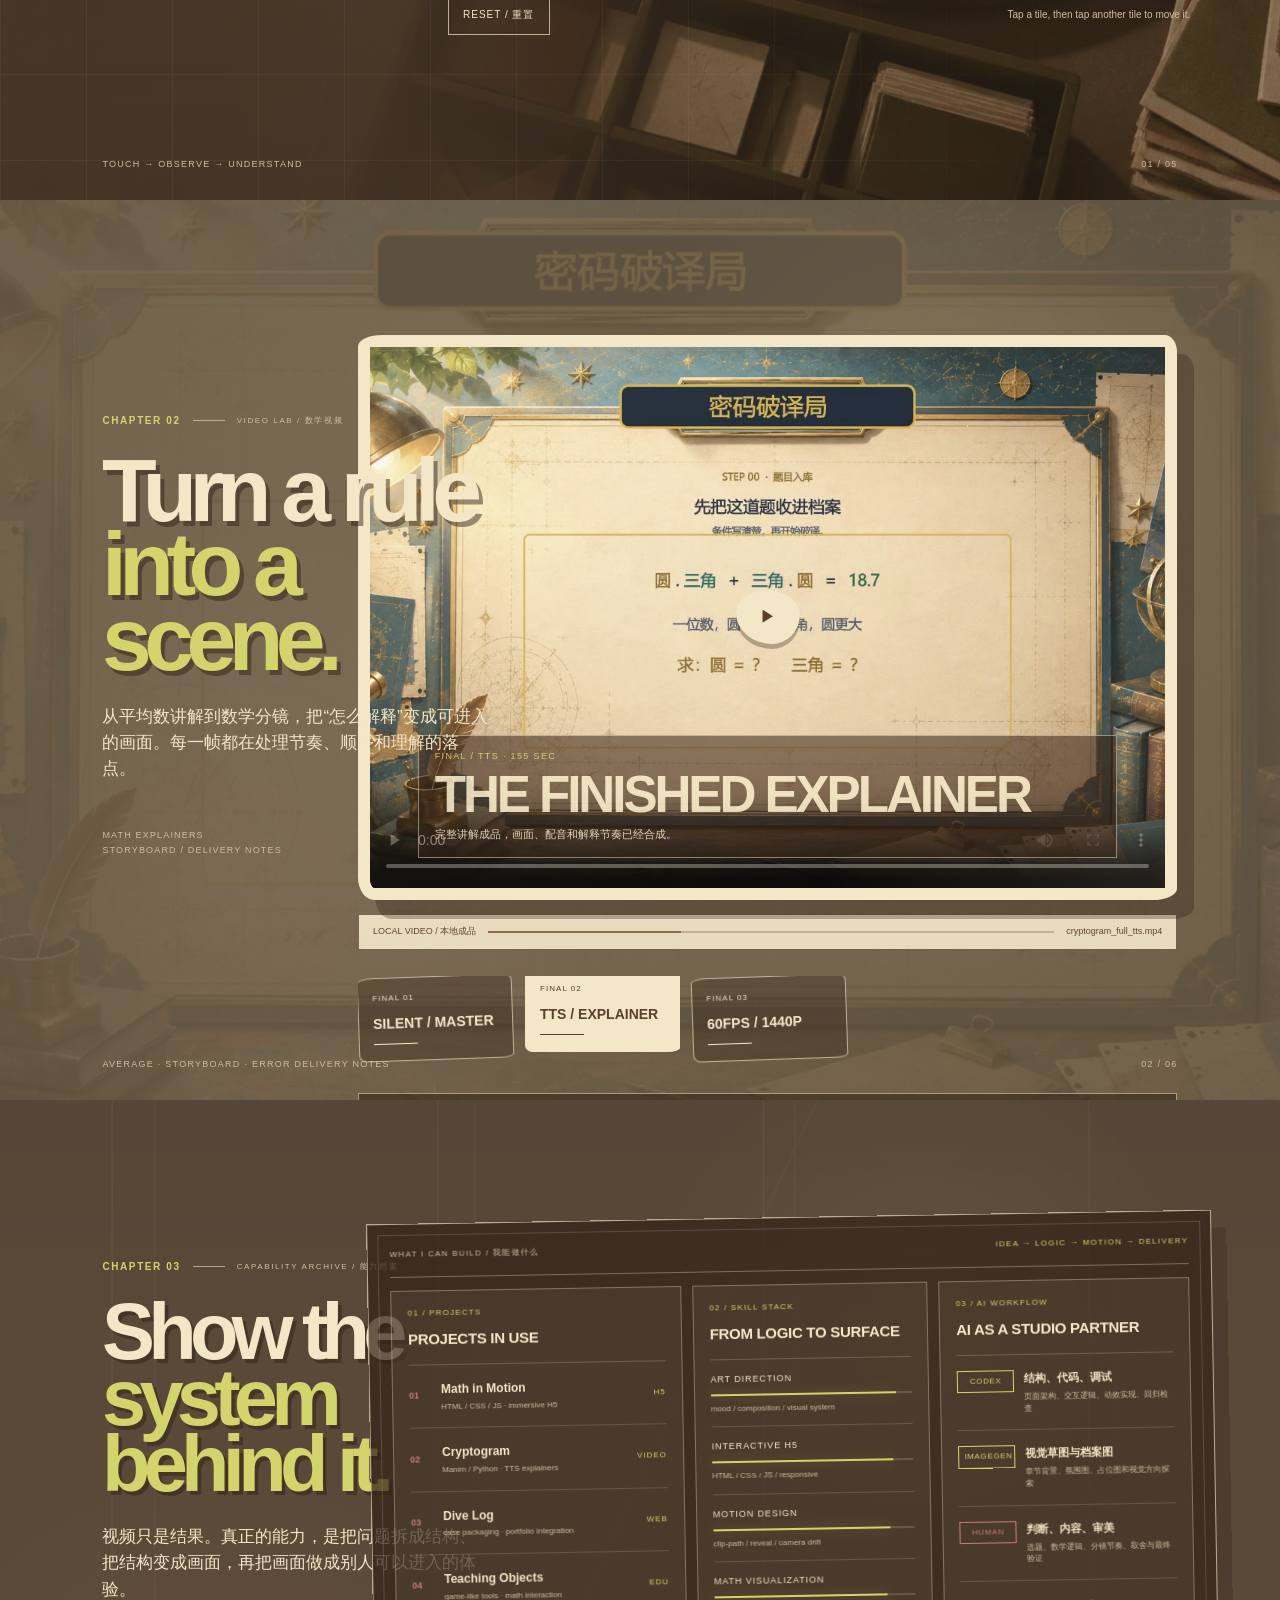
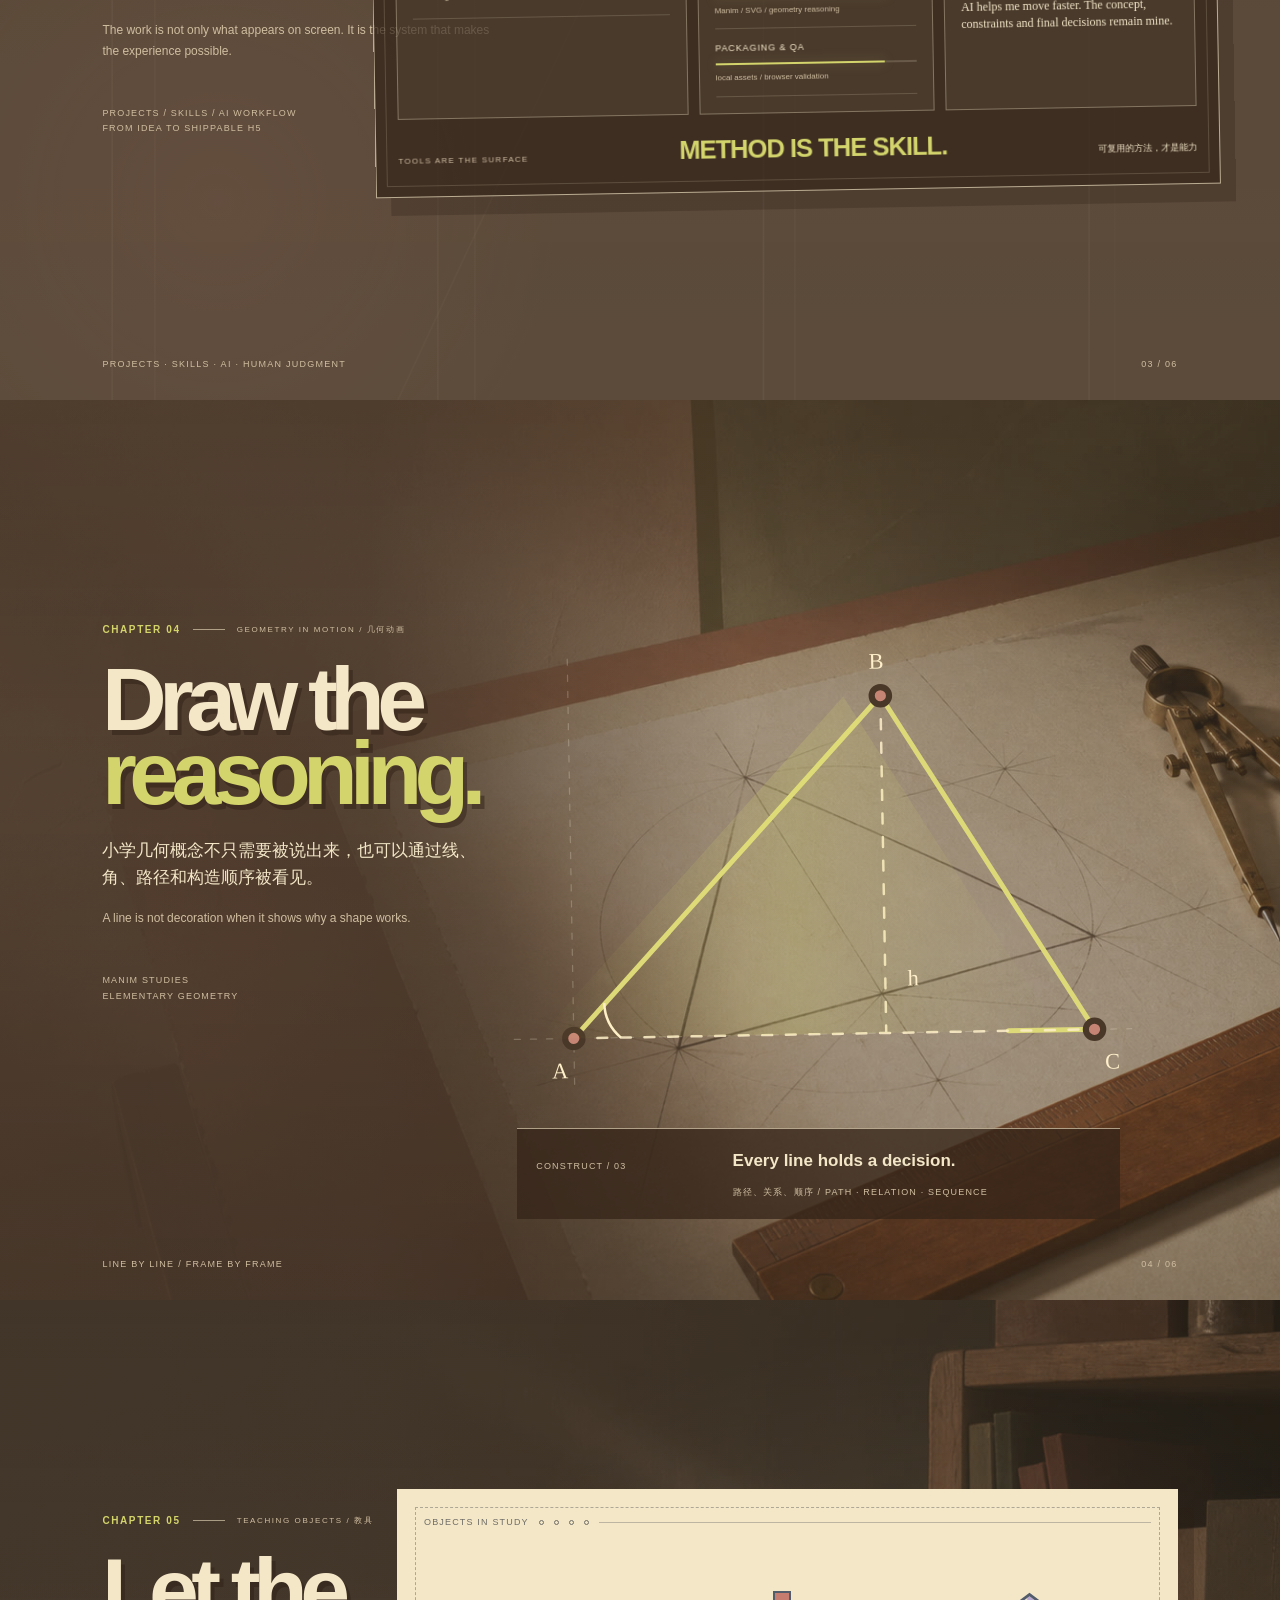
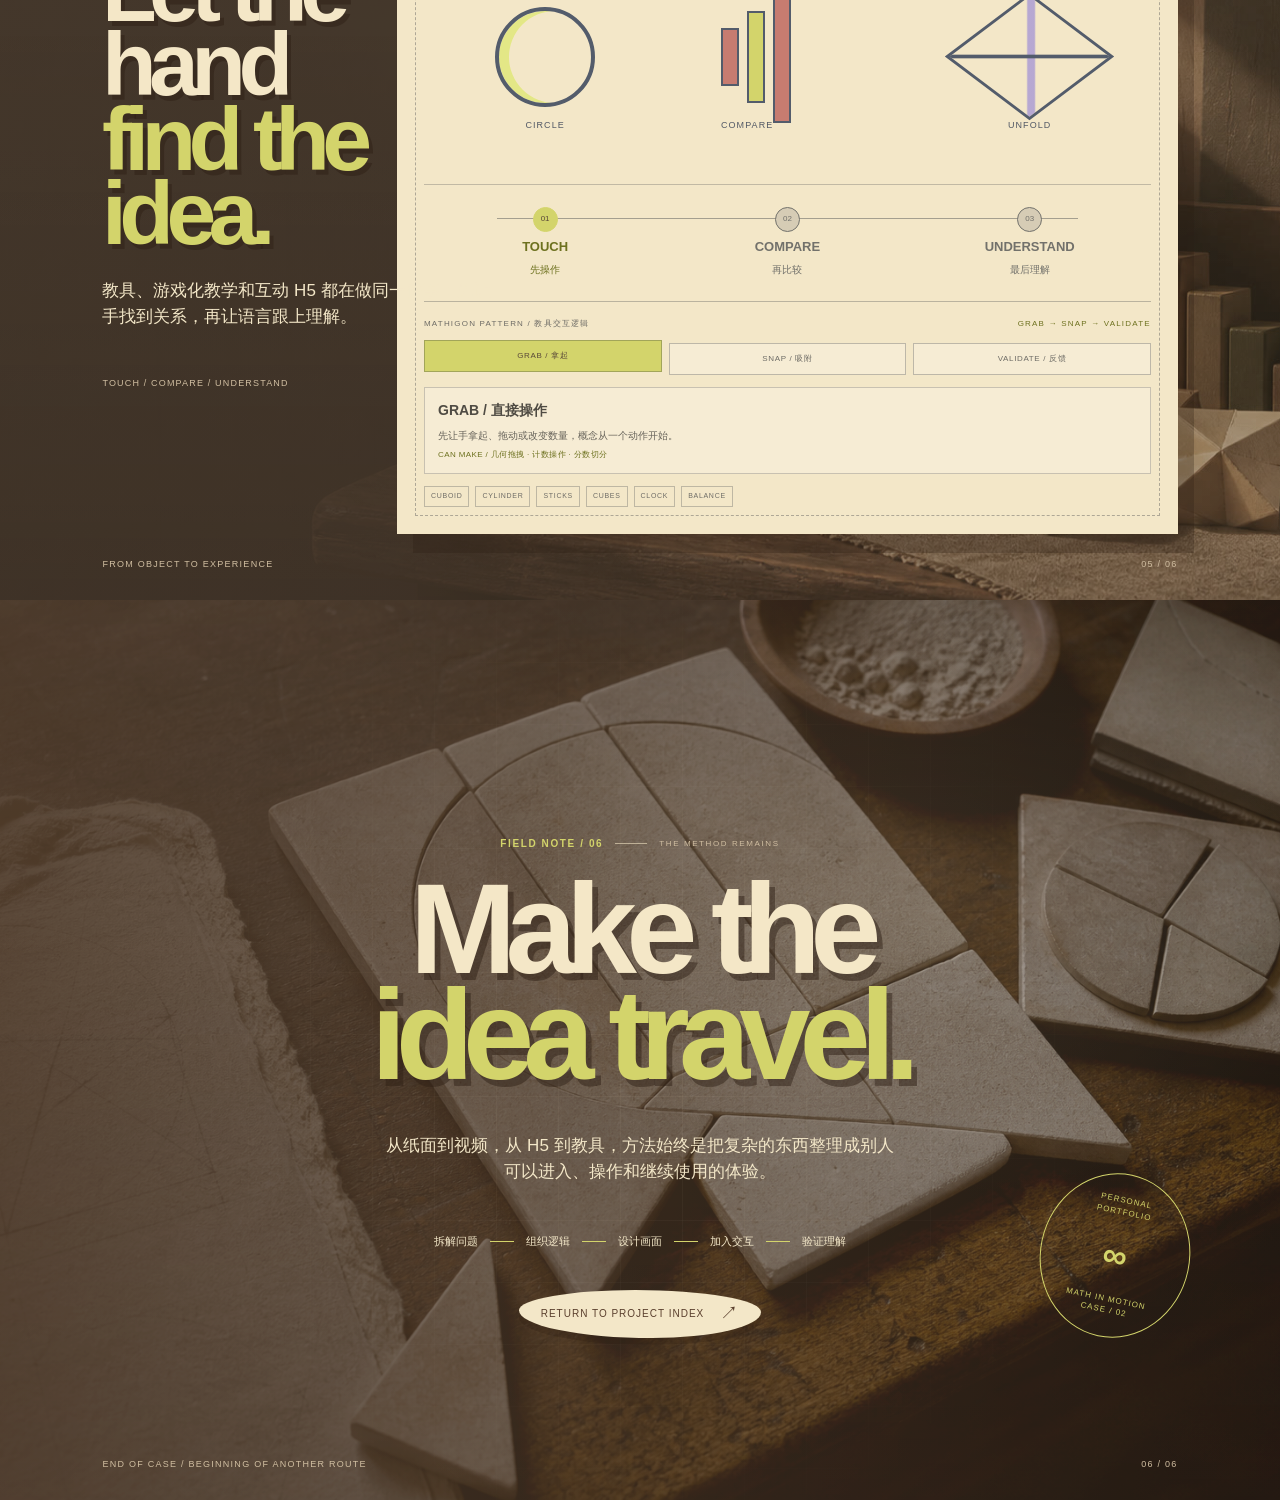
<file: assets/math-project/interactive-h5/index.html>
<!doctype html>
<html lang="zh-CN">
  <head>
    <meta charset="utf-8" />
    <meta name="viewport" content="width=device-width, initial-scale=1" />
    <meta name="theme-color" content="#111827" />
    <meta name="description" content="Math in Motion — 数学互动 H5、数学视频、几何动画与教具设计的沉浸式项目档案。" />
    <title>Math in Motion / 数学在运动</title>
    <link rel="stylesheet" href="styles.css" />
  </head>
  <body>
    <div class="boot-screen" data-boot aria-live="polite">
      <div class="boot-orbit" aria-hidden="true">
        <span class="orbit-dot orbit-dot-a"></span>
        <span class="orbit-dot orbit-dot-b"></span>
        <span class="orbit-ring"></span>
        <span class="orbit-cross"></span>
      </div>
      <figure class="boot-image" data-boot-image aria-hidden="true">
        <div class="boot-image-frame">
          <img src="assets/generated/math-archive-intro.jpg" alt="" />
          <span class="boot-image-scan"></span>
          <span class="boot-image-mark">ARCHIVE / 04</span>
          <span class="boot-image-index">01 — 05</span>
        </div>
        <figcaption>VISUAL FIELD / 数学档案正在显影</figcaption>
      </figure>
      <div class="boot-meta"><span>FIELD NOTE 04</span><span>STUDIO / 01</span></div>
      <div class="boot-copy">
        <span class="eyebrow">INITIALIZING THE STUDIO</span>
        <strong data-boot-progress>00%</strong>
        <span class="boot-line" aria-hidden="true"><i data-boot-bar></i></span>
        <span data-boot-status>ARRANGING LINES / 正在排列线条</span>
      </div>
    </div>
    <div class="cinema-wipe" aria-hidden="true"><i></i><b></b><em></em></div>

    <header class="site-chrome">
      <a class="brand-mark" href="../../../index.html#projects" aria-label="返回作品集">
        <span class="brand-symbol" aria-hidden="true"><i></i><b></b><em></em></span>
        <span><strong>MATH IN<br />MOTION</strong><small>PROJECT ARCHIVE / 04</small></span>
      </a>
      <div class="chrome-actions">
        <button class="chrome-button" type="button" data-sound aria-pressed="false"><span class="sound-dot"></span><span data-sound-label>SOUND OFF</span></button>
        <button class="chrome-button menu-trigger" type="button" data-menu aria-expanded="false" aria-controls="chapter-menu"><span class="menu-glyph"><i></i><i></i></span><span>MENU</span></button>
      </div>
    </header>

    <aside class="progress-rail" aria-label="章节进度">
      <span class="rail-label">DEPTH / 01</span>
      <div class="rail-line"><i data-progress-fill></i></div>
      <div class="rail-chapters">
        <button type="button" data-chapter="intro" aria-label="跳到开场">00</button>
        <button type="button" data-chapter="interaction" aria-label="跳到数学 H5">01</button>
        <button type="button" data-chapter="video-lab" aria-label="跳到数学视频">02</button>
        <button type="button" data-chapter="capabilities" aria-label="跳到能力档案">03</button>
        <button type="button" data-chapter="geometry" aria-label="跳到几何动画">04</button>
        <button type="button" data-chapter="teaching-tools" aria-label="跳到教具">05</button>
        <button type="button" data-chapter="closing" aria-label="跳到结尾">06</button>
      </div>
    </aside>

    <div class="menu-panel" id="chapter-menu" data-menu-panel aria-hidden="true">
      <div class="menu-backdrop" data-close-menu></div>
      <div class="menu-sheet">
        <div class="menu-sheet-top"><span class="eyebrow">THE FIELD GUIDE</span><button class="close-menu" type="button" data-close-menu aria-label="关闭章节菜单">CLOSE <b>×</b></button></div>
        <div class="menu-title"><span>CHAPTERS</span><h2>One concept,<br /><i>many surfaces.</i></h2></div>
        <nav class="chapter-nav" aria-label="主章节导航">
          <a class="chapter-card chapter-card-intro" href="#intro" data-chapter="intro">
            <small class="chapter-card-index">00 / OPENING</small><span class="chapter-card-arrow">↗</span>
            <span class="chapter-card-title">The Studio<br /><em>Begins</em></span>
            <span class="chapter-card-meta">INTRO / 总览</span><p>从一个问题出发，让数学进入画面。</p>
          </a>
          <a class="chapter-card chapter-card-interaction" href="#interaction" data-chapter="interaction">
            <small class="chapter-card-index">01 / INTERACTION</small><span class="chapter-card-arrow">↗</span>
            <span class="chapter-card-title">The Relation<br /><em>Moves</em></span>
            <span class="chapter-card-meta">H5 / DRAG &amp; TAP</span><p>拖动数字，观察平均数如何保持不变。</p>
          </a>
          <a class="chapter-card chapter-card-video" href="#video-lab" data-chapter="video-lab">
            <small class="chapter-card-index">02 / VIDEO LAB</small><span class="chapter-card-arrow">↗</span>
            <span class="chapter-card-title">The Rule<br /><em>Becomes a Scene</em></span>
            <span class="chapter-card-meta">LOCAL VIDEO / MANIM</span><p>进入真实讲解视频与数学分镜。</p>
          </a>
          <a class="chapter-card chapter-card-capabilities" href="#capabilities" data-chapter="capabilities">
            <small class="chapter-card-index">03 / CAPABILITIES</small><span class="chapter-card-arrow">↗</span>
            <span class="chapter-card-title">The System<br /><em>Behind It</em></span>
            <span class="chapter-card-meta">PROJECTS / SKILLS / AI</span><p>看见项目、能力与 AI 协作方式。</p>
          </a>
          <a class="chapter-card chapter-card-geometry" href="#geometry" data-chapter="geometry">
            <small class="chapter-card-index">04 / GEOMETRY</small><span class="chapter-card-arrow">↗</span>
            <span class="chapter-card-title">Draw the<br /><em>Reasoning</em></span>
            <span class="chapter-card-meta">SVG / ELEMENTARY GEOMETRY</span><p>让每一条辅助线都留下决策。</p>
          </a>
          <a class="chapter-card chapter-card-tools" href="#teaching-tools" data-chapter="teaching-tools">
            <small class="chapter-card-index">05 / OBJECTS</small><span class="chapter-card-arrow">↗</span>
            <span class="chapter-card-title">The Hand<br /><em>Finds the Idea</em></span>
            <span class="chapter-card-meta">TEACHING OBJECTS / GAME</span><p>先操作、再比较，最后理解。</p>
          </a>
          <a class="chapter-card chapter-card-closing" href="#closing" data-chapter="closing">
            <small class="chapter-card-index">06 / METHOD</small><span class="chapter-card-arrow">↗</span>
            <span class="chapter-card-title">Make the Idea<br /><em>Travel</em></span>
            <span class="chapter-card-meta">CASE NOTE / PORTFOLIO</span><p>把复杂的东西整理成可进入的体验。</p>
          </a>
        </nav>
      </div>
    </div>

    <main>
      <section class="scene scene-intro is-active" id="intro" data-scene="intro">
        <div class="intro-grid" aria-hidden="true"></div>
        <div class="floating-formula formula-one">(a + b)² = a² + 2ab + b²</div>
        <div class="floating-formula formula-two">x → y → ?</div>
        <div class="intro-copy scene-copy" data-reveal>
          <span class="chapter-kicker"><b>INTRO / 00</b><i></i><span>FIELD NOTES FROM A MATH STUDIO</span></span>
          <h1>A concept<br /><em>is not static.</em></h1>
          <p class="intro-lede">数学不是答案的终点。<br />它是一种可以被看见、被操作、被重新解释的结构。</p>
          <p class="intro-en">Math becomes understandable when it can move between a screen, a frame, a line and a hand.</p>
          <div class="intro-actions"><button class="primary-button" type="button" data-start>START NOW <span>↗</span></button><button class="text-button" type="button" data-skip>SKIP INTRO <span>→</span></button></div>
        </div>
        <div class="intro-visual" data-reveal aria-hidden="true">
          <div class="formula-card card-a"><small>01 / RELATION</small><strong>4 + 8 + 12</strong><i></i></div>
          <div class="formula-card card-b"><small>02 / MOTION</small><strong>∠</strong><i></i></div>
          <div class="formula-card card-c"><small>03 / EXPLAIN</small><strong>→</strong><i></i></div>
          <div class="axis-mark axis-x"></div><div class="axis-mark axis-y"></div><div class="axis-circle"></div>
        </div>
        <div class="scene-footer"><span>INTERACTIVE H5 · MOTION VIDEO · GEOMETRY · TEACHING OBJECTS</span><span>SCROLL TO DESCEND <b>↓</b></span></div>
      </section>

      <section class="scene scene-interaction" id="interaction" data-scene="interaction">
        <div class="scene-bg scene-bg-grid" aria-hidden="true"></div>
        <div class="scene-copy narrow-copy" data-reveal><span class="chapter-kicker"><b>CHAPTER 01</b><i></i><span>INTERACTION / 互动 H5</span></span><h2>Let the<br /><em>relation move.</em></h2><p>把抽象的逻辑放进一个可以操作的场景。数字不是静态答案，它们之间的关系会随着手的动作重新排列。</p><p class="copy-en">The interaction gives a concept a surface, a rhythm and a response.</p><span class="side-note">CASE / MATH H5<br />HIGH-INTERACTION LOGIC</span></div>
        <div class="math-studio" data-reveal>
          <div class="studio-topline"><span>EXPERIMENT 01 / AVERAGE</span><span>DRAG OR TAP TO REORDER</span></div>
          <div class="studio-stage">
            <div class="stage-coordinate coord-top">Y = <b>?</b></div><div class="stage-coordinate coord-bottom">X / 01—12</div>
            <div class="mean-orbit"><span>MEAN</span><strong data-mean>8</strong><small>平均数</small></div>
            <div class="number-tray" data-tile-zone aria-label="可重新排列的数字卡"></div>
            <div class="studio-signal"><i></i><span data-demo-status>READY TO REORDER / 等待排列</span></div>
          </div>
          <div class="studio-controls"><button class="outline-button" type="button" data-reset-demo>RESET / 重置</button><span>Tap a tile, then tap another tile to move it.</span></div>
        </div>
        <div class="scene-footer"><span>TOUCH → OBSERVE → UNDERSTAND</span><span>01 / 05</span></div>
      </section>

      <section class="scene scene-video" id="video-lab" data-scene="video-lab">
        <div class="video-sun" aria-hidden="true"></div>
        <div class="scene-copy video-copy" data-reveal><span class="chapter-kicker"><b>CHAPTER 02</b><i></i><span>VIDEO LAB / 数学视频</span></span><h2>Turn a rule<br /><em>into a scene.</em></h2><p>从平均数讲解到数学分镜，把“怎么解释”变成可进入的画面。每一帧都在处理节奏、顺序和理解的落点。</p><span class="side-note">MATH EXPLAINERS<br />STORYBOARD / DELIVERY NOTES</span></div>
        <div class="film-room" data-reveal>
          <div class="film-screen"><video class="case-video" data-case-video src="assets/videos/cryptogram_full_tts.mp4" poster="assets/videos/cryptogram-full-poster.jpg" preload="metadata" playsinline controls aria-label="Cryptogram 完整数学讲解视频"></video><div class="video-wash" aria-hidden="true"></div><div class="screen-caption"><span data-shot-number>FINAL / TTS · 155 SEC</span><strong data-shot-title>THE FINISHED EXPLAINER</strong><small data-shot-copy>完整讲解成品，画面、配音和解释节奏已经合成。</small></div><button class="play-mark" type="button" data-video-toggle aria-label="播放视频">▶</button></div>
          <div class="film-controls"><span>LOCAL VIDEO / 本地成品</span><i><b></b></i><span data-video-file>cryptogram_full_tts.mp4</span></div>
          <div class="storyboard-rail" role="list" aria-label="数学视频分镜">
            <button class="storyboard-card" type="button" data-storyboard="final-silent" aria-label="完整无声母版"><small>FINAL 01</small><strong>SILENT / MASTER</strong><i></i></button>
            <button class="storyboard-card is-current" type="button" data-storyboard="final-tts" aria-label="完整 TTS 讲解版"><small>FINAL 02</small><strong>TTS / EXPLAINER</strong><i></i></button>
            <button class="storyboard-card" type="button" data-storyboard="final-60fps" aria-label="完整 60fps 展示母版"><small>FINAL 03</small><strong>60FPS / 1440P</strong><i></i></button>
          </div>
          <div class="video-method" aria-label="视频制作流程">
            <div class="video-method-head"><span>HOW THIS VIDEO WAS MADE / 制作链路</span><span>SOURCE PROJECT / CRYPTOGRAM</span></div>
            <div class="video-method-map" role="list">
              <button type="button" class="video-method-step is-current" data-video-method="question"><small>01</small><strong>QUESTION</strong><span>拆题</span></button>
              <button type="button" class="video-method-step" data-video-method="manim"><small>02</small><strong>MANIM</strong><span>构造</span></button>
              <button type="button" class="video-method-step" data-video-method="voice"><small>03</small><strong>VOICE</strong><span>讲解</span></button>
              <button type="button" class="video-method-step" data-video-method="reveal"><small>04</small><strong>H5</strong><span>包装</span></button>
            </div>
            <div class="video-method-detail"><span data-method-kicker>01 / QUESTION</span><strong data-method-title>先把题目拆成可讲的顺序</strong><p data-method-copy>从 Cryptogram 的题目出发，先确定观众要看到什么、什么时候看到，再进入动画。</p><small data-method-tools>题目分析 · 讲解结构 · storyboard</small></div>
          </div>
        </div>
        <div class="scene-footer"><span>AVERAGE · STORYBOARD · ERROR DELIVERY NOTES</span><span>02 / 06</span></div>
      </section>

      <section class="scene scene-capabilities" id="capabilities" data-scene="capabilities">
        <div class="capability-grid" aria-hidden="true"></div>
        <div class="scene-copy capabilities-copy" data-reveal><span class="chapter-kicker"><b>CHAPTER 03</b><i></i><span>CAPABILITY ARCHIVE / 能力档案</span></span><h2>Show the<br /><em>system behind it.</em></h2><p>视频只是结果。真正的能力，是把问题拆成结构、把结构变成画面，再把画面做成别人可以进入的体验。</p><p class="copy-en">The work is not only what appears on screen. It is the system that makes the experience possible.</p><span class="side-note">PROJECTS / SKILLS / AI WORKFLOW<br />FROM IDEA TO SHIPPABLE H5</span></div>
        <div class="capability-board" data-reveal>
          <div class="capability-board-top"><span>WHAT I CAN BUILD / 我能做什么</span><span>IDEA → LOGIC → MOTION → DELIVERY</span></div>
          <div class="capability-columns">
            <article class="capability-panel capability-projects">
              <div class="capability-panel-head"><small>01 / PROJECTS</small><strong>PROJECTS IN USE</strong></div>
              <div class="project-list">
                <div class="project-row"><b>01</b><span><strong>Math in Motion</strong><small>HTML / CSS / JS · immersive H5</small></span><i>H5</i></div>
                <div class="project-row"><b>02</b><span><strong>Cryptogram</strong><small>Manim / Python · TTS explainers</small></span><i>VIDEO</i></div>
                <div class="project-row"><b>03</b><span><strong>Dive Log</strong><small>case packaging · portfolio integration</small></span><i>WEB</i></div>
                <div class="project-row"><b>04</b><span><strong>Teaching Objects</strong><small>game-like tools · math interaction</small></span><i>EDU</i></div>
              </div>
            </article>
            <article class="capability-panel capability-skills">
              <div class="capability-panel-head"><small>02 / SKILL STACK</small><strong>FROM LOGIC TO SURFACE</strong></div>
              <div class="skill-list">
                <div class="skill-item"><span>ART DIRECTION</span><i><b style="--skill-level: 92%"></b></i><small>mood / composition / visual system</small></div>
                <div class="skill-item"><span>INTERACTIVE H5</span><i><b style="--skill-level: 90%"></b></i><small>HTML / CSS / JS / responsive</small></div>
                <div class="skill-item"><span>MOTION DESIGN</span><i><b style="--skill-level: 88%"></b></i><small>clip-path / reveal / camera drift</small></div>
                <div class="skill-item"><span>MATH VISUALIZATION</span><i><b style="--skill-level: 86%"></b></i><small>Manim / SVG / geometry reasoning</small></div>
                <div class="skill-item"><span>PACKAGING &amp; QA</span><i><b style="--skill-level: 84%"></b></i><small>local assets / browser validation</small></div>
              </div>
            </article>
            <article class="capability-panel capability-ai">
              <div class="capability-panel-head"><small>03 / AI WORKFLOW</small><strong>AI AS A STUDIO PARTNER</strong></div>
              <div class="ai-list">
                <div class="ai-row"><b>CODEX</b><span><strong>结构、代码、调试</strong><small>页面架构、交互逻辑、动效实现、回归检查</small></span></div>
                <div class="ai-row"><b>IMAGEGEN</b><span><strong>视觉草图与档案图</strong><small>章节背景、氛围图、占位图和视觉方向探索</small></span></div>
                <div class="ai-row is-human"><b>HUMAN</b><span><strong>判断、内容、审美</strong><small>选题、数学逻辑、分镜节奏、取舍与最终验证</small></span></div>
              </div>
              <p class="ai-note">AI helps me move faster. The concept, constraints and final decisions remain mine.</p>
            </article>
          </div>
          <div class="capability-board-bottom"><span>TOOLS ARE THE SURFACE</span><strong>METHOD IS THE SKILL.</strong><span>可复用的方法，才是能力</span></div>
        </div>
        <div class="scene-footer"><span>PROJECTS · SKILLS · AI · HUMAN JUDGMENT</span><span>03 / 06</span></div>
      </section>

      <section class="scene scene-geometry" id="geometry" data-scene="geometry">
        <div class="scene-copy geometry-copy" data-reveal><span class="chapter-kicker"><b>CHAPTER 04</b><i></i><span>GEOMETRY IN MOTION / 几何动画</span></span><h2>Draw the<br /><em>reasoning.</em></h2><p>小学几何概念不只需要被说出来，也可以通过线、角、路径和构造顺序被看见。</p><p class="copy-en">A line is not decoration when it shows why a shape works.</p><span class="side-note">MANIM STUDIES<br />ELEMENTARY GEOMETRY</span></div>
        <div class="geometry-lab" data-reveal>
          <svg viewBox="0 0 640 500" role="img" aria-label="由辅助线构成的几何动画示意图">
            <defs><linearGradient id="lineGlow" x1="0" x2="1"><stop stop-color="#d9e85b" stop-opacity="0"/><stop offset=".5" stop-color="#d9e85b"/><stop offset="1" stop-color="#d9e85b" stop-opacity="0"/></linearGradient></defs>
            <path class="geom-line geom-axis" d="M72 388H570M120 82V430"/><path class="geom-line geom-main" d="M120 388L372 116L540 388Z"/><path class="geom-line geom-helper" d="M372 116V388M120 388L540 388"/><circle class="geom-point point-a" cx="120" cy="388" r="7"/><circle class="geom-point point-b" cx="372" cy="116" r="7"/><circle class="geom-point point-c" cx="540" cy="388" r="7"/><path class="geom-arc" d="M158 388A38 38 0 0 1 145 360"/><path class="geom-sheen" d="M90 388L342 116L510 388Z"/>
            <text x="102" y="420">A</text><text x="363" y="94">B</text><text x="548" y="420">C</text><text x="390" y="350">h</text>
          </svg>
          <div class="geometry-caption"><span>CONSTRUCT / 03</span><strong>Every line holds a decision.</strong><small>路径、关系、顺序 / PATH · RELATION · SEQUENCE</small></div>
        </div>
        <div class="scene-footer"><span>LINE BY LINE / FRAME BY FRAME</span><span>04 / 06</span></div>
      </section>

      <section class="scene scene-tools" id="teaching-tools" data-scene="teaching-tools">
        <div class="scene-copy tools-copy" data-reveal><span class="chapter-kicker"><b>CHAPTER 05</b><i></i><span>TEACHING OBJECTS / 教具</span></span><h2>Let the hand<br /><em>find the idea.</em></h2><p>教具、游戏化教学和互动 H5 都在做同一件事：先让手找到关系，再让语言跟上理解。</p><span class="side-note">TOUCH / COMPARE / UNDERSTAND</span></div>
        <div class="tools-board" data-reveal>
          <div class="tool-shelf"><span>OBJECTS IN STUDY</span><i></i><i></i><i></i><i></i></div>
          <div class="tool-objects"><button type="button" class="tool-object object-circle" data-tool-step="0" aria-label="操作圆形教具"><b></b><span>CIRCLE</span></button><button type="button" class="tool-object object-bars" data-tool-step="1" aria-label="比较长度教具"><b></b><b></b><b></b><span>COMPARE</span></button><button type="button" class="tool-object object-fold" data-tool-step="2" aria-label="展开几何教具"><b></b><span>UNFOLD</span></button></div>
          <div class="tool-steps"><button class="tool-step is-current" type="button" data-tool-step="0"><small>01</small><strong>TOUCH</strong><span>先操作</span></button><button class="tool-step" type="button" data-tool-step="1"><small>02</small><strong>COMPARE</strong><span>再比较</span></button><button class="tool-step" type="button" data-tool-step="2"><small>03</small><strong>UNDERSTAND</strong><span>最后理解</span></button></div>
          <div class="tool-method-note">
            <div class="tool-method-head"><span>MATHIGON PATTERN / 教具交互逻辑</span><span>GRAB → SNAP → VALIDATE</span></div>
            <div class="tool-method-flow"><button type="button" class="tool-method-step is-current" data-tool-method="0">GRAB / 拿起</button><button type="button" class="tool-method-step" data-tool-method="1">SNAP / 吸附</button><button type="button" class="tool-method-step" data-tool-method="2">VALIDATE / 反馈</button></div>
            <div class="tool-insight"><strong data-tool-title>GRAB / 直接操作</strong><p data-tool-copy>先让手拿起、拖动或改变数量，概念从一个动作开始。</p><small data-tool-output>CAN MAKE / 几何拖拽 · 计数操作 · 分数切分</small></div>
            <div class="tool-library"><span>CUBOID</span><span>CYLINDER</span><span>STICKS</span><span>CUBES</span><span>CLOCK</span><span>BALANCE</span></div>
          </div>
        </div>
        <div class="scene-footer"><span>FROM OBJECT TO EXPERIENCE</span><span>05 / 06</span></div>
      </section>

      <section class="scene scene-closing" id="closing" data-scene="closing">
        <div class="closing-grid" aria-hidden="true"></div>
        <div class="closing-copy" data-reveal><span class="chapter-kicker"><b>FIELD NOTE / 06</b><i></i><span>THE METHOD REMAINS</span></span><h2>Make the<br /><em>idea travel.</em></h2><p>从纸面到视频，从 H5 到教具，方法始终是把复杂的东西整理成别人可以进入、操作和继续使用的体验。</p><div class="method-route"><span>拆解问题</span><i></i><span>组织逻辑</span><i></i><span>设计画面</span><i></i><span>加入交互</span><i></i><span>验证理解</span></div><a class="primary-button" href="../../../index.html#projects">RETURN TO PROJECT INDEX <span>↗</span></a></div>
        <div class="closing-stamp" aria-hidden="true"><span>PERSONAL<br />PORTFOLIO</span><strong>∞</strong><small>MATH IN MOTION<br />CASE / 02</small></div>
        <div class="scene-footer"><span>END OF CASE / BEGINNING OF ANOTHER ROUTE</span><span>06 / 06</span></div>
      </section>
    </main>

    <script type="module" src="app.js"></script>
  </body>
</html>
</file>
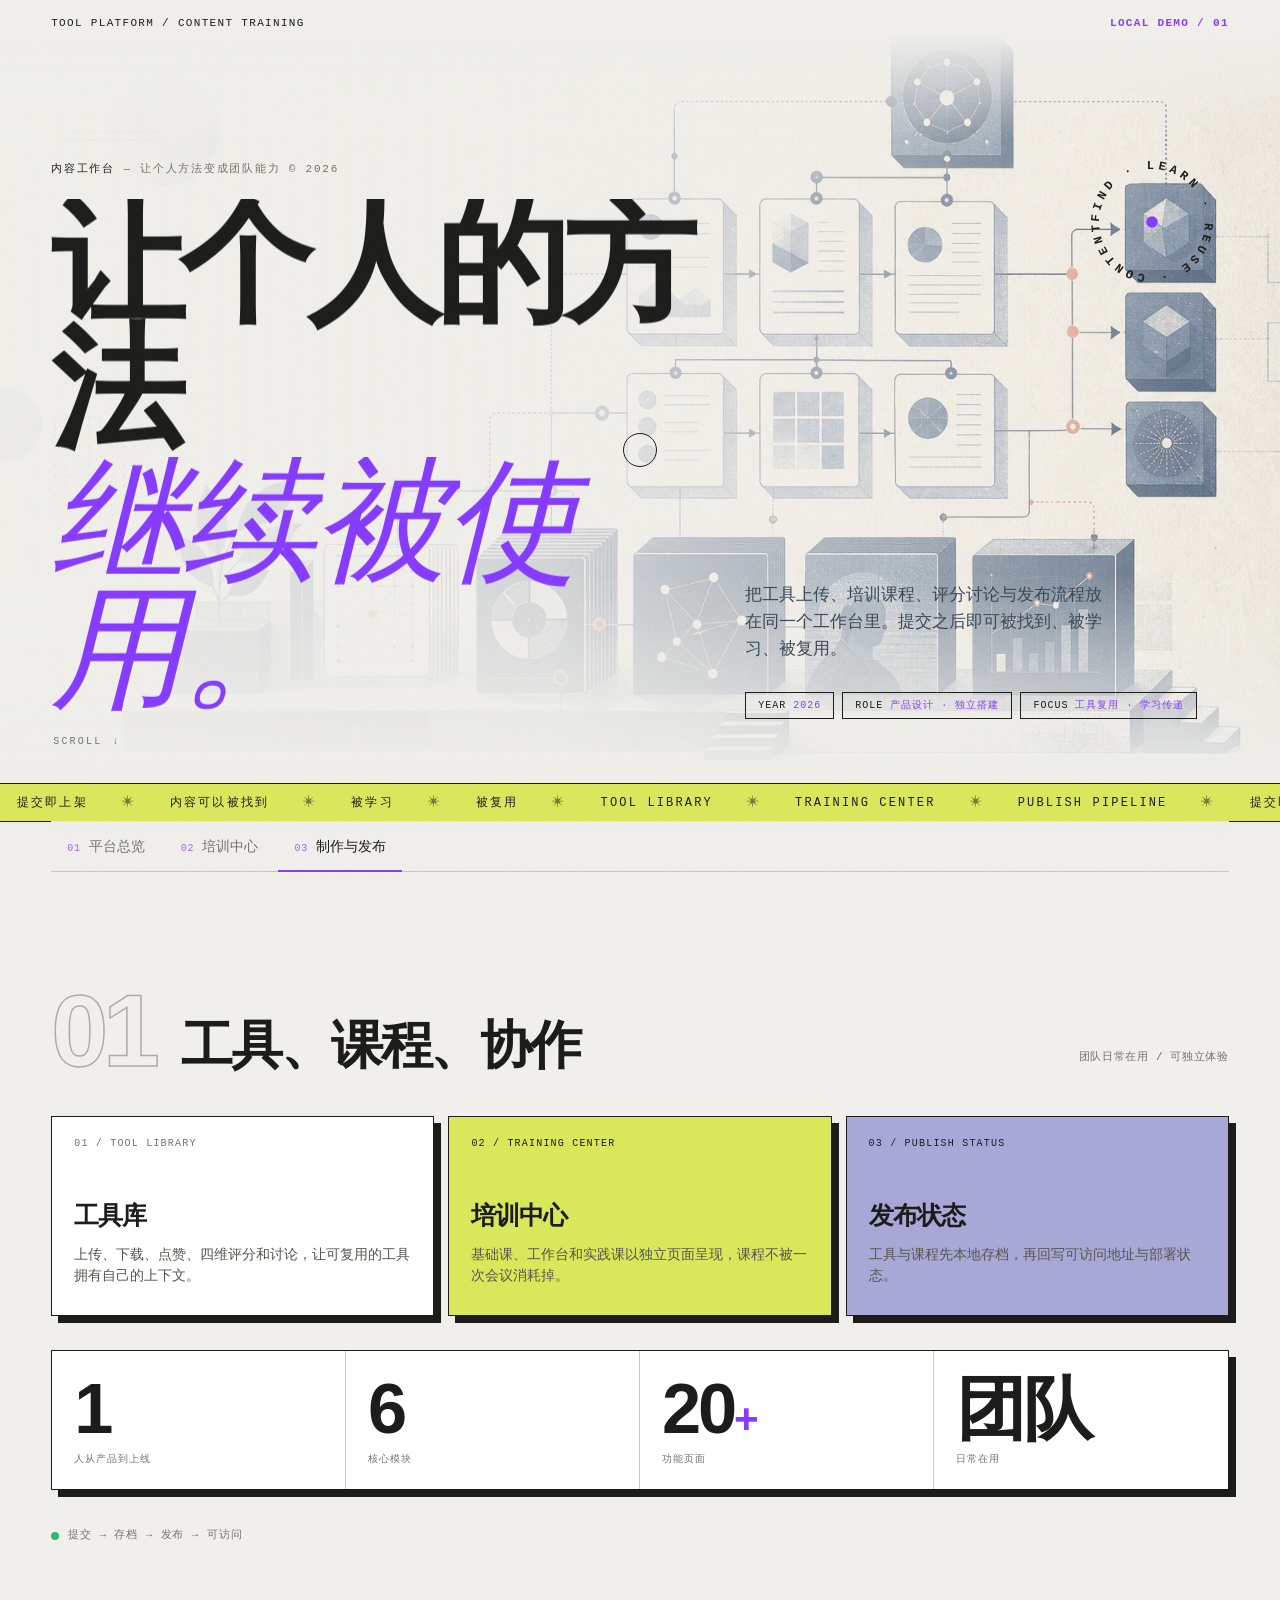
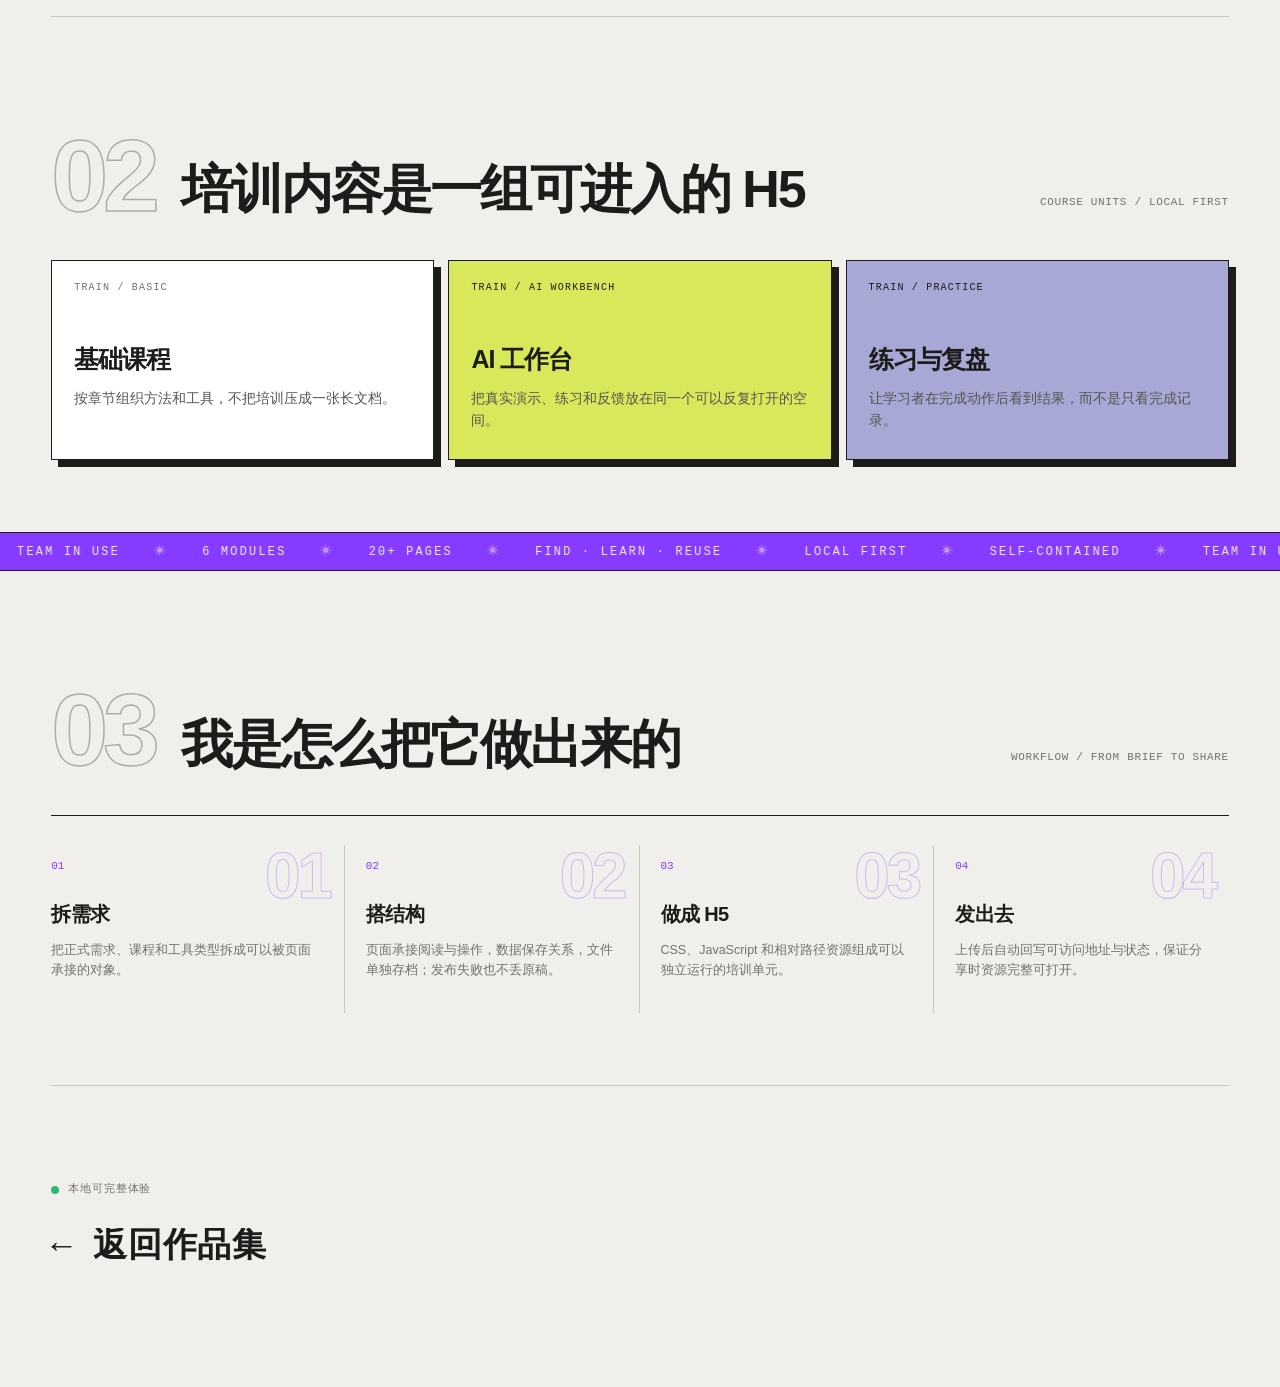
<file: assets/training-platform/ai-h5/index.html>
<!doctype html>
<html lang="zh-CN">
<head>
  <script>document.documentElement.classList.add('js');</script>
  <meta charset="utf-8" />
  <meta name="viewport" content="width=device-width,initial-scale=1" />
  <meta name="theme-color" content="#f0efeb" />
  <title>Tool Platform / Content Training</title>
  <link rel="icon" type="image/svg+xml" href="favicon.svg" />
  <style>
    /* ---------- tokens ---------- */
    :root {
      --paper: #f0efeb;
      --paper-veil: rgba(240, 239, 235, .9);
      --ink: #1c1c1a;
      --ink-faint: rgba(28, 28, 26, .32);
      --muted: #73736c;
      --violet: #863bff;
      --lime: #d9e85b;
      --lavender: #a7a8d6;
      --green: #2dbb72;
      --line: #c9c8c1;
      --ease-out: cubic-bezier(.23, 1, .32, 1);
      --ease-io: cubic-bezier(.77, 0, .175, 1);
      --sans: "Helvetica Neue", Arial, "PingFang SC", "Microsoft YaHei", sans-serif;
      --serif: "Iowan Old Style", Baskerville, Georgia, "Songti SC", "STSong", serif;
      --mono: "SFMono-Regular", Consolas, "Liberation Mono", monospace;
      --gutter: clamp(20px, 4vw, 64px);
      --progress: 0;
      --hero-p: 0;
    }

    * { box-sizing: border-box; }

    html { background: var(--paper); overflow-x: clip; }

    body {
      margin: 0;
      min-width: 320px;
      color: var(--ink);
      background: var(--paper);
      font: 15px/1.6 var(--sans);
      overflow-x: clip;
    }

    html.js body:not(.is-loaded) { overflow: hidden; }

    ::selection { color: var(--paper); background: var(--violet); }

    button { font: inherit; }

    :focus-visible { outline: 2px solid var(--violet); outline-offset: 3px; }

    main {
      width: min(1240px, calc(100% - 2 * var(--gutter)));
      margin: auto;
    }

    /* ---------- grain ---------- */
    .grain {
      position: fixed;
      inset: 0;
      z-index: 90;
      pointer-events: none;
      opacity: .05;
      background-image: url("data:image/svg+xml;utf8,<svg xmlns='http://www.w3.org/2000/svg' width='160' height='160'><filter id='n'><feTurbulence type='fractalNoise' baseFrequency='0.9' numOctaves='2' stitchTiles='stitch'/><feColorMatrix type='saturate' values='0'/></filter><rect width='100%25' height='100%25' filter='url(%23n)' opacity='0.55'/></svg>");
    }

    /* ---------- cursor ring (fine pointer only, JS-enabled) ---------- */
    .cursor-ring {
      position: fixed;
      top: -17px;
      left: -17px;
      z-index: 95;
      display: none;
      width: 34px;
      height: 34px;
      pointer-events: none;
      will-change: transform;
    }
    body.has-cursor .cursor-ring { display: block; }
    .cursor-ring::before {
      content: "";
      position: absolute;
      inset: 0;
      border: 1.5px solid var(--ink);
      border-radius: 50%;
      transition: transform .25s var(--ease-out), background-color .25s var(--ease-out), border-color .25s var(--ease-out);
    }
    .cursor-ring.is-on::before {
      transform: scale(1.7);
      border-color: var(--violet);
      background: rgba(217, 232, 91, .35);
    }

    /* ---------- loader curtain ---------- */
    .loader {
      position: fixed;
      inset: 0;
      z-index: 100;
      display: flex;
      align-items: flex-end;
      background: var(--ink);
      color: var(--paper);
      transition: transform .7s var(--ease-io) .12s;
      will-change: transform;
    }
    html:not(.js) .loader { display: none; }
    body.is-loaded .loader { transform: translateY(-101%); }
    .loader-inner {
      display: flex;
      align-items: flex-end;
      justify-content: space-between;
      gap: 20px;
      width: 100%;
      padding: 0 var(--gutter) 26px;
      transition: opacity .3s var(--ease-out);
    }
    body.is-loaded .loader-inner { opacity: 0; }
    .loader-word {
      font: 11px/1.4 var(--mono);
      letter-spacing: .14em;
      color: rgba(240, 239, 235, .66);
    }
    .loader-count {
      font: 800 clamp(54px, 9vw, 110px)/.82 var(--sans);
      letter-spacing: -.05em;
      color: var(--lime);
      font-variant-numeric: tabular-nums;
    }

    /* ---------- fixed chrome ---------- */
    .progress {
      position: fixed;
      top: 0;
      left: 0;
      right: 0;
      z-index: 80;
      height: 2px;
      pointer-events: none;
    }
    .progress i {
      display: block;
      height: 100%;
      background: var(--violet);
      transform: scaleX(var(--progress));
      transform-origin: 0 50%;
    }

    .topline {
      position: fixed;
      top: 0;
      left: 0;
      right: 0;
      z-index: 70;
      display: flex;
      justify-content: space-between;
      gap: 18px;
      padding: 17px var(--gutter) 15px;
      border-bottom: 1px solid transparent;
      background: transparent;
      font: 11px/1.2 var(--mono);
      letter-spacing: .12em;
      text-transform: uppercase;
      transition: border-color .4s var(--ease-out), background-color .4s var(--ease-out), opacity .8s var(--ease-out) .55s, transform .8s var(--ease-out) .55s;
    }
    html.js body:not(.is-loaded) .topline { opacity: 0; transform: translateY(-8px); }
    body.is-scrolled .topline {
      border-color: var(--ink);
      background: var(--paper-veil);
      backdrop-filter: blur(8px);
      -webkit-backdrop-filter: blur(8px);
    }
    .topline b { color: var(--violet); }

    /* ---------- hero ---------- */
    .hero {
      position: relative;
      display: grid;
      grid-template-columns: 1.15fr .85fr;
      gap: 40px;
      align-items: end;
      min-height: 86vh;
      padding: clamp(120px, 18vh, 190px) 0 64px;
    }
    .hero-main { transform: translateY(calc(var(--hero-p) * -30px)); }

    .hero-kicker {
      margin: 0 0 22px;
      color: var(--muted);
      font: 11px/1.4 var(--mono);
      letter-spacing: .16em;
      text-transform: uppercase;
    }
    .hero-kicker b { color: var(--ink); font-weight: 400; }

    h1 {
      margin: 0;
      font-size: clamp(56px, 10.5vw, 148px);
      line-height: .94;
      letter-spacing: -.045em;
      font-weight: 800;
    }
    h1 em {
      padding-right: .06em;
      color: var(--violet);
      font-family: var(--serif);
      font-style: italic;
      font-weight: 500;
      letter-spacing: -.02em;
    }

    .mask { display: block; overflow: hidden; }
    .mask-line { display: block; padding: 0 .08em .04em 0; }
    html.js .mask-line {
      transform: translateY(118%);
      transition: transform 1s var(--ease-out) var(--d, 0ms);
      will-change: transform;
    }
    html.js body.is-loaded .mask-line { transform: translateY(0); }

    .hero-side {
      display: grid;
      gap: 30px;
      justify-items: start;
      transform: translateY(calc(var(--hero-p) * -14px));
    }
    .lede {
      max-width: 360px;
      margin: 0;
      color: var(--muted);
      font-size: 17px;
    }
    .hero-meta {
      display: flex;
      flex-wrap: wrap;
      gap: 8px;
      margin: 0;
      padding: 0;
      list-style: none;
    }
    .hero-meta li {
      padding: 7px 12px 6px;
      border: 1px solid var(--ink);
      font: 10px/1.2 var(--mono);
      letter-spacing: .1em;
      text-transform: uppercase;
    }
    .hero-meta li b { color: var(--violet); font-weight: 400; }

    html.js [data-hero-fade] {
      opacity: 0;
      transform: translateY(18px);
      transition: opacity .8s var(--ease-out) var(--d, 0ms), transform .8s var(--ease-out) var(--d, 0ms);
    }
    html.js body.is-loaded [data-hero-fade] { opacity: 1; transform: translateY(0); }

    .hero-badge {
      position: absolute;
      right: 8px;
      top: clamp(120px, 17vh, 180px);
      width: clamp(96px, 11vw, 138px);
      height: auto;
      transform: translateY(calc(var(--hero-p) * 46px));
    }
    .hero-badge text {
      fill: var(--ink);
      font: 600 10.5px var(--mono);
      letter-spacing: .32em;
    }
    .hero-badge .badge-spin {
      transform-origin: 60px 60px;
      animation: badge-spin 18s linear infinite;
    }
    .hero-badge .badge-core { fill: var(--violet); }
    @keyframes badge-spin { to { transform: rotate(360deg); } }

    .scroll-hint {
      position: absolute;
      left: 2px;
      bottom: 26px;
      display: inline-flex;
      align-items: center;
      gap: 10px;
      color: var(--muted);
      font: 10px/1 var(--mono);
      letter-spacing: .22em;
    }
    .scroll-hint i {
      font-style: normal;
      animation: hint-dip 2.1s var(--ease-io) infinite;
    }
    @keyframes hint-dip {
      0%, 100% { transform: translateY(0); }
      50% { transform: translateY(6px); }
    }

    /* ---------- marquee ---------- */
    .marquee {
      overflow: hidden;
      margin: 0 calc(50% - 50vw);
      border-top: 1px solid var(--ink);
      border-bottom: 1px solid var(--ink);
      background: var(--lime);
    }
    .marquee--violet { background: var(--violet); color: var(--paper); }
    .marquee-track {
      display: flex;
      width: max-content;
      animation: marquee-left 30s linear infinite;
      will-change: transform;
    }
    .marquee--violet .marquee-track { animation-direction: reverse; }
    .marquee-chunk {
      display: flex;
      align-items: center;
      gap: 34px;
      padding: 13px 17px 12px;
      font: 12px/1 var(--mono);
      letter-spacing: .18em;
      text-transform: uppercase;
      white-space: nowrap;
    }
    .marquee-chunk em { font-style: normal; opacity: .55; }
    @keyframes marquee-left { to { transform: translateX(-50%); } }

    /* ---------- chapter nav ---------- */
    .chapters {
      --nav-x: 0px;
      --nav-w: 0px;
      position: sticky;
      top: 45px;
      z-index: 60;
      display: flex;
      gap: 4px;
      margin-top: -1px;
      border-bottom: 1px solid var(--line);
      background: var(--paper-veil);
      backdrop-filter: blur(8px);
      -webkit-backdrop-filter: blur(8px);
    }
    .chapters::after {
      content: "";
      position: absolute;
      bottom: -1px;
      left: 0;
      width: var(--nav-w);
      height: 2px;
      background: var(--violet);
      transform: translateX(var(--nav-x));
      transition: transform .35s var(--ease-out), width .35s var(--ease-out);
    }
    .chapters a {
      display: inline-flex;
      align-items: baseline;
      gap: 8px;
      padding: 14px 16px 13px;
      color: var(--muted);
      text-decoration: none;
      font-size: 14px;
      transition: color .25s var(--ease-out);
    }
    .chapters a i {
      font: 10px/1 var(--mono);
      font-style: normal;
      letter-spacing: .08em;
      color: var(--violet);
      opacity: .75;
    }
    .chapters a.is-active { color: var(--ink); }
    @media (hover: hover) and (pointer: fine) {
      .chapters a:hover { color: var(--ink); }
    }

    /* ---------- chapters ---------- */
    .chapter {
      position: relative;
      padding: clamp(64px, 10vw, 118px) 0 clamp(44px, 6vw, 72px);
      scroll-margin-top: 128px;
    }
    .chapter + .chapter { border-top: 1px solid var(--line); }

    .chapter-head {
      display: grid;
      grid-template-columns: auto 1fr auto;
      gap: 8px 26px;
      align-items: end;
      margin-bottom: clamp(28px, 4vw, 44px);
    }
    .chapter-index {
      font: 800 clamp(64px, 8vw, 112px)/.8 var(--sans);
      letter-spacing: -.05em;
      color: transparent;
      -webkit-text-stroke: 1.5px var(--ink-faint);
    }
    .chapter-head h2 {
      margin: 0;
      font-size: clamp(30px, 4.4vw, 52px);
      letter-spacing: -.04em;
      line-height: 1.04;
    }
    .chapter-note {
      margin: 0 0 6px;
      color: var(--muted);
      font: 11px/1.5 var(--mono);
      letter-spacing: .06em;
      text-align: right;
    }

    /* ---------- cards ---------- */
    .grid {
      display: grid;
      grid-template-columns: repeat(3, 1fr);
      gap: 14px;
    }
    .card {
      position: relative;
      min-height: 200px;
      padding: 22px;
      border: 1px solid var(--ink);
      background: #fff;
      box-shadow: 7px 7px 0 var(--ink);
      transition: transform .2s var(--ease-out), box-shadow .2s var(--ease-out);
    }
    .card:nth-child(2) { background: var(--lime); }
    .card:nth-child(3) { background: var(--lavender); }
    @media (hover: hover) and (pointer: fine) {
      .card:hover {
        transform: translate(-4px, -4px);
        box-shadow: 11px 11px 0 var(--ink);
      }
    }
    .card small {
      display: block;
      margin-bottom: 46px;
      color: var(--muted);
      font: 10px/1 var(--mono);
      letter-spacing: .12em;
    }
    .card:nth-child(2) small,
    .card:nth-child(3) small { color: var(--ink); }
    .card h3 {
      margin: 0 0 9px;
      font-size: 25px;
      letter-spacing: -.04em;
    }
    .card p { margin: 0; color: #55554f; font-size: 13.5px; }

    /* ---------- status ---------- */
    .status {
      display: flex;
      align-items: center;
      gap: 9px;
      margin: 38px 0 0;
      color: var(--muted);
      font: 11px/1.4 var(--mono);
      letter-spacing: .08em;
    }
    .status i {
      flex: none;
      width: 8px;
      height: 8px;
      border-radius: 50%;
      background: var(--green);
      animation: status-pulse 2.4s var(--ease-out) infinite;
    }
    @keyframes status-pulse {
      0% { box-shadow: 0 0 0 0 rgba(45, 187, 114, .5); }
      70%, 100% { box-shadow: 0 0 0 9px rgba(45, 187, 114, 0); }
    }

    /* ---------- stats ---------- */
    .stats {
      display: grid;
      grid-template-columns: repeat(4, 1fr);
      border: 1px solid var(--ink);
      margin: clamp(20px, 3vw, 34px) 0 0;
      background: #fff;
      box-shadow: 7px 7px 0 var(--ink);
    }
    .stat {
      padding: 26px 22px 22px;
      border-right: 1px solid var(--line);
    }
    .stat:last-child { border-right: 0; }
    .stat b {
      display: flex;
      align-items: baseline;
      font: 800 clamp(40px, 5.5vw, 76px)/.9 var(--sans);
      letter-spacing: -.045em;
      font-variant-numeric: tabular-nums;
    }
    .stat b i {
      font-style: normal;
      color: var(--violet);
      font-size: .6em;
    }
    .stat-label {
      display: block;
      margin-top: 12px;
      color: var(--muted);
      font: 10px/1.5 var(--mono);
      letter-spacing: .1em;
    }

    /* ---------- flow ---------- */
    .flow {
      position: relative;
      display: grid;
      grid-template-columns: repeat(4, 1fr);
      gap: 0 1px;
      margin-top: 10px;
      padding-top: 30px;
    }
    .flow::before {
      content: "";
      position: absolute;
      top: 0;
      left: 0;
      right: 0;
      height: 1px;
      background: var(--ink);
      transform: scaleX(0);
      transform-origin: 0 50%;
      transition: transform 1.1s var(--ease-io) .1s;
    }
    .flow.is-in::before { transform: scaleX(1); }
    .flow-item {
      position: relative;
      min-height: 168px;
      padding: 16px 20px 16px 0;
      border-right: 1px solid var(--line);
    }
    .flow-item:last-child { border-right: 0; }
    .flow-item + .flow-item { padding-left: 20px; }
    .flow-ghost {
      position: absolute;
      top: 6px;
      right: 14px;
      font: 800 64px/.8 var(--sans);
      letter-spacing: -.05em;
      color: transparent;
      -webkit-text-stroke: 1px rgba(134, 59, 255, .3);
      pointer-events: none;
    }
    .flow-item > span:not(.flow-ghost) {
      display: block;
      margin-bottom: 26px;
      color: var(--violet);
      font: 11px/1 var(--mono);
    }
    .flow-item strong {
      display: block;
      margin-bottom: 10px;
      font-size: 20px;
      letter-spacing: -.03em;
    }
    .flow-item p { margin: 0; color: var(--muted); font-size: 12.5px; }

    /* ---------- outro ---------- */
    .outro {
      display: grid;
      gap: 30px;
      justify-items: start;
      padding: clamp(48px, 8vw, 96px) 0 64px;
      border-top: 1px solid var(--line);
    }
    .outro .status { margin: 0; }

    .back {
      display: inline-block;
      color: var(--ink);
      font: 600 clamp(19px, 3vw, 34px)/1.15 var(--mono);
      letter-spacing: .02em;
      text-decoration: none;
      transition: transform .16s var(--ease-out);
    }
    .back:active { transform: scale(.97); }
    .magnetic-inner { display: inline-block; transition: transform .3s var(--ease-out); }
    .roll { position: relative; display: inline-block; overflow: hidden; }
    .roll-line { display: block; transition: transform .5s var(--ease-out); }
    .roll-line + .roll-line {
      position: absolute;
      inset: 0;
      color: var(--violet);
      transform: translateY(110%);
    }
    @media (hover: hover) and (pointer: fine) {
      .back:hover .roll-line:first-child { transform: translateY(-110%); }
      .back:hover .roll-line + .roll-line { transform: translateY(0); }
    }

    .outro-foot {
      margin: 0;
      color: var(--muted);
      font: 10px/1.5 var(--mono);
      letter-spacing: .14em;
      text-transform: uppercase;
    }

    /* ---------- scroll reveal ---------- */
    html.js [data-reveal]:not([data-reveal="line"]) {
      opacity: 0;
      transform: translateY(28px);
      transition: opacity .65s var(--ease-out), transform .65s var(--ease-out);
      transition-delay: calc(var(--i, 0) * 70ms);
    }
    html.js [data-reveal].is-in {
      opacity: 1;
      transform: translateY(0);
    }

    /* ---------- reduced motion ---------- */
    @media (prefers-reduced-motion: reduce) {
      *, *::before, *::after {
        animation: none !important;
        transition: none !important;
      }
      .loader, .cursor-ring, .scroll-hint i { display: none !important; }
      html.js .mask-line,
      html.js [data-hero-fade],
      html.js [data-reveal]:not([data-reveal="line"]),
      html.js .topline {
        opacity: 1 !important;
        transform: none !important;
      }
      .flow::before { transform: scaleX(1); }
      .hero-main, .hero-side, .hero-badge { transform: none; }
    }

    /* ---------- responsive ---------- */
    @media (max-width: 900px) {
      .hero {
        grid-template-columns: 1fr;
        gap: 30px;
        min-height: 0;
        padding: 118px 0 84px;
      }
      .hero-badge, .cursor-ring { display: none !important; }
      .chapters { top: 44px; overflow-x: auto; scrollbar-width: none; }
      .chapters::-webkit-scrollbar { display: none; }
      .chapters a { white-space: nowrap; }
      .grid { grid-template-columns: 1fr; }
      .stats { grid-template-columns: 1fr 1fr; }
      .stat:nth-child(2) { border-right: 0; }
      .stat:nth-child(1), .stat:nth-child(2) { border-bottom: 1px solid var(--line); }
      .flow { grid-template-columns: 1fr 1fr; }
      .flow-item { min-height: 0; padding: 16px 20px 22px 0; }
      .flow-item + .flow-item { padding-left: 0; }
      .flow-item:nth-child(2n) { border-right: 0; padding-left: 20px; }
      .chapter-head { grid-template-columns: auto 1fr; }
      .chapter-note { grid-column: 1 / -1; text-align: left; }
    }
    @media (max-width: 620px) {
      .lede { font-size: 15px; }
      .stats { grid-template-columns: 1fr; }
      .stat { border-right: 0; border-bottom: 1px solid var(--line); }
      .stat:last-child { border-bottom: 0; }
      .flow { grid-template-columns: 1fr; }
      .flow-item { border-right: 0; border-bottom: 1px solid var(--line); }
      .flow-item:last-child { border-bottom: 0; }
      .flow-item + .flow-item { padding-left: 0; }
      .chapter-index { -webkit-text-stroke-width: 1px; }
      .topline span { letter-spacing: .06em; }
    }
    /* Shared project illustration lives behind content; it is not a separate poster. */
    .hero { isolation: isolate; }
    .hero::before { content: ""; position: absolute; inset: 35px calc(-1 * var(--gutter)) 0; z-index: -1; pointer-events: none; background: linear-gradient(90deg, rgba(240,239,235,.94) 0%, rgba(240,239,235,.86) 43%, rgba(240,239,235,.3) 100%), url("../../visuals/training/cover.png") 65% center / cover no-repeat; -webkit-mask-image: linear-gradient(transparent, #000 14% 72%, transparent); mask-image: linear-gradient(transparent, #000 14% 72%, transparent); }
    .hero-side .lede { color: #394957; }
    @media(max-width:760px) { .hero::before { background-position: 60% center; opacity: .7; } }
  </style>
</head>
<body>
  <div class="grain" aria-hidden="true"></div>
  <div class="cursor-ring" aria-hidden="true"></div>

  <div class="loader" aria-hidden="true">
    <div class="loader-inner">
      <span class="loader-word">CONTENT PLATFORM<br />TOOLS & TRAINING</span>
      <span class="loader-count">000</span>
    </div>
  </div>

  <div class="progress" aria-hidden="true"><i></i></div>

  <header class="topline">
    <span>TOOL PLATFORM / CONTENT TRAINING</span>
    <b>LOCAL DEMO / 01</b>
  </header>

  <main>
    <section class="hero">
      <div class="hero-main">
        <p class="hero-kicker" data-hero-fade style="--d:60ms"><b>内容工作台</b> — 让个人方法变成团队能力 © 2026</p>
        <h1>
          <span class="mask"><span class="mask-line" style="--d:140ms">让个人的方法</span></span>
          <span class="mask"><span class="mask-line" style="--d:260ms"><em>继续被使用。</em></span></span>
        </h1>
      </div>
      <div class="hero-side">
        <p class="lede" data-hero-fade style="--d:420ms">把工具上传、培训课程、评分讨论与发布流程放在同一个工作台里。提交之后即可被找到、被学习、被复用。</p>
        <ul class="hero-meta" data-hero-fade style="--d:540ms">
          <li>YEAR <b>2026</b></li>
          <li>ROLE <b>产品设计 · 独立搭建</b></li>
          <li>FOCUS <b>工具复用 · 学习传递</b></li>
        </ul>
      </div>
      <svg class="hero-badge" viewBox="0 0 120 120" aria-hidden="true" data-hero-fade style="--d:640ms">
        <defs>
          <path id="badge-ring" d="M60,60 m-46,0 a46,46 0 1,1 92,0 a46,46 0 1,1 -92,0" fill="none" />
        </defs>
        <g class="badge-spin">
          <text><textPath href="#badge-ring">FIND · LEARN · REUSE · CONTENT TRAINING ·&#160;</textPath></text>
        </g>
        <circle class="badge-core" cx="60" cy="60" r="5" />
      </svg>
      <p class="scroll-hint" data-hero-fade style="--d:720ms">SCROLL <i>↓</i></p>
    </section>

    <aside class="marquee" aria-hidden="true">
      <div class="marquee-track">
        <div class="marquee-chunk">
          <span>提交即上架</span><em>✳</em><span>内容可以被找到</span><em>✳</em><span>被学习</span><em>✳</em><span>被复用</span><em>✳</em><span>TOOL LIBRARY</span><em>✳</em><span>TRAINING CENTER</span><em>✳</em><span>PUBLISH PIPELINE</span><em>✳</em>
        </div>
        <div class="marquee-chunk">
          <span>提交即上架</span><em>✳</em><span>内容可以被找到</span><em>✳</em><span>被学习</span><em>✳</em><span>被复用</span><em>✳</em><span>TOOL LIBRARY</span><em>✳</em><span>TRAINING CENTER</span><em>✳</em><span>PUBLISH PIPELINE</span><em>✳</em>
        </div>
      </div>
    </aside>

    <nav class="chapters" aria-label="章节导航">
      <a href="#overview" class="is-active"><i>01</i>平台总览</a>
      <a href="#training"><i>02</i>培训中心</a>
      <a href="#pipeline"><i>03</i>制作与发布</a>
    </nav>

    <section class="chapter" id="overview" aria-labelledby="overview-title">
      <header class="chapter-head">
        <span class="chapter-index" aria-hidden="true" data-reveal style="--i:0">01</span>
        <h2 id="overview-title" data-reveal style="--i:1">工具、课程、协作</h2>
        <p class="chapter-note" data-reveal style="--i:2">团队日常在用 / 可独立体验</p>
      </header>
      <div class="grid">
        <article class="card" data-reveal style="--i:0">
          <small>01 / TOOL LIBRARY</small>
          <h3>工具库</h3>
          <p>上传、下载、点赞、四维评分和讨论，让可复用的工具拥有自己的上下文。</p>
        </article>
        <article class="card" data-reveal style="--i:1">
          <small>02 / TRAINING CENTER</small>
          <h3>培训中心</h3>
          <p>基础课、工作台和实践课以独立页面呈现，课程不被一次会议消耗掉。</p>
        </article>
        <article class="card" data-reveal style="--i:2">
          <small>03 / PUBLISH STATUS</small>
          <h3>发布状态</h3>
          <p>工具与课程先本地存档，再回写可访问地址与部署状态。</p>
        </article>
      </div>
      <div class="stats" aria-label="平台规模">
        <div class="stat" data-reveal style="--i:0"><b><span data-count="1">0</span></b><span class="stat-label">人从产品到上线</span></div>
        <div class="stat" data-reveal style="--i:1"><b><span data-count="6">0</span></b><span class="stat-label">核心模块</span></div>
        <div class="stat" data-reveal style="--i:2"><b><span data-count="20">0</span><i>+</i></b><span class="stat-label">功能页面</span></div>
        <div class="stat" data-reveal style="--i:3"><b>团队</b><span class="stat-label">日常在用</span></div>
      </div>
      <p class="status" data-reveal style="--i:4"><i></i> 提交 → 存档 → 发布 → 可访问</p>
    </section>

    <section class="chapter" id="training" aria-labelledby="training-title">
      <header class="chapter-head">
        <span class="chapter-index" aria-hidden="true" data-reveal style="--i:0">02</span>
        <h2 id="training-title" data-reveal style="--i:1">培训内容是一组可进入的 H5</h2>
        <p class="chapter-note" data-reveal style="--i:2">COURSE UNITS / LOCAL FIRST</p>
      </header>
      <div class="grid">
        <article class="card" data-reveal style="--i:0">
          <small>TRAIN / BASIC</small>
          <h3>基础课程</h3>
          <p>按章节组织方法和工具，不把培训压成一张长文档。</p>
        </article>
        <article class="card" data-reveal style="--i:1">
          <small>TRAIN / AI WORKBENCH</small>
          <h3>AI 工作台</h3>
          <p>把真实演示、练习和反馈放在同一个可以反复打开的空间。</p>
        </article>
        <article class="card" data-reveal style="--i:2">
          <small>TRAIN / PRACTICE</small>
          <h3>练习与复盘</h3>
          <p>让学习者在完成动作后看到结果，而不是只看完成记录。</p>
        </article>
      </div>
    </section>

    <aside class="marquee marquee--violet" aria-hidden="true">
      <div class="marquee-track">
        <div class="marquee-chunk">
          <span>TEAM IN USE</span><em>✳</em><span>6 MODULES</span><em>✳</em><span>20+ PAGES</span><em>✳</em><span>FIND · LEARN · REUSE</span><em>✳</em><span>LOCAL FIRST</span><em>✳</em><span>SELF-CONTAINED</span><em>✳</em>
        </div>
        <div class="marquee-chunk">
          <span>TEAM IN USE</span><em>✳</em><span>6 MODULES</span><em>✳</em><span>20+ PAGES</span><em>✳</em><span>FIND · LEARN · REUSE</span><em>✳</em><span>LOCAL FIRST</span><em>✳</em><span>SELF-CONTAINED</span><em>✳</em>
        </div>
      </div>
    </aside>

    <section class="chapter" id="pipeline" aria-labelledby="pipeline-title">
      <header class="chapter-head">
        <span class="chapter-index" aria-hidden="true" data-reveal style="--i:0">03</span>
        <h2 id="pipeline-title" data-reveal style="--i:1">我是怎么把它做出来的</h2>
        <p class="chapter-note" data-reveal style="--i:2">WORKFLOW / FROM BRIEF TO SHARE</p>
      </header>
      <div class="flow" data-reveal="line">
        <div class="flow-item" data-reveal style="--i:0">
          <span class="flow-ghost" aria-hidden="true">01</span>
          <span>01</span><strong>拆需求</strong>
          <p>把正式需求、课程和工具类型拆成可以被页面承接的对象。</p>
        </div>
        <div class="flow-item" data-reveal style="--i:1">
          <span class="flow-ghost" aria-hidden="true">02</span>
          <span>02</span><strong>搭结构</strong>
          <p>页面承接阅读与操作，数据保存关系，文件单独存档；发布失败也不丢原稿。</p>
        </div>
        <div class="flow-item" data-reveal style="--i:2">
          <span class="flow-ghost" aria-hidden="true">03</span>
          <span>03</span><strong>做成 H5</strong>
          <p>CSS、JavaScript 和相对路径资源组成可以独立运行的培训单元。</p>
        </div>
        <div class="flow-item" data-reveal style="--i:3">
          <span class="flow-ghost" aria-hidden="true">04</span>
          <span>04</span><strong>发出去</strong>
          <p>上传后自动回写可访问地址与状态，保证分享时资源完整可打开。</p>
        </div>
      </div>
    </section>

    <footer class="outro">
      <p class="status" data-reveal style="--i:0"><i></i> 本地可完整体验</p>
      <a class="back" href="../../../index.html#projects" data-reveal style="--i:1">
        <span class="magnetic-inner roll">
          <span class="roll-line">← 返回作品集</span>
          <span class="roll-line" aria-hidden="true">← RETURN TO PROJECT ARCHIVE</span>
        </span>
      </a>
      <p class="outro-foot" data-reveal style="--i:2">TOOL PLATFORM / CONTENT TRAINING — 2026</p>
    </footer>
  </main>

  <script>
    (() => {
      'use strict';
      const root = document.documentElement;
      const body = document.body;
      const reduced = matchMedia('(prefers-reduced-motion: reduce)').matches;
      const fine = matchMedia('(hover: hover) and (pointer: fine)').matches;

      /* ---------- loader ---------- */
      const loader = document.querySelector('.loader');
      const digits = loader ? loader.querySelector('.loader-count') : null;
      const finishIntro = () => body.classList.add('is-loaded');
      if (reduced || !loader || !digits) {
        finishIntro();
        if (loader) loader.remove();
      } else {
        const t0 = performance.now();
        const DUR = 750;
        const tick = now => {
          const p = Math.min((now - t0) / DUR, 1);
          const eased = 1 - Math.pow(1 - p, 3);
          digits.textContent = String(Math.round(eased * 100)).padStart(3, '0');
          if (p < 1) requestAnimationFrame(tick);
          else setTimeout(finishIntro, 150);
        };
        requestAnimationFrame(tick);
        loader.addEventListener('transitionend', () => loader.remove(), { once: true });
        setTimeout(() => { if (!body.classList.contains('is-loaded')) finishIntro(); }, 2400);
      }

      /* ---------- scroll progress / topline / hero parallax ---------- */
      let scrollQueued = false;
      const onScroll = () => {
        if (scrollQueued) return;
        scrollQueued = true;
        requestAnimationFrame(() => {
          const max = Math.max(root.scrollHeight - innerHeight, 1);
          root.style.setProperty('--progress', (scrollY / max).toFixed(4));
          if (!reduced) root.style.setProperty('--hero-p', Math.min(scrollY / innerHeight, 1).toFixed(4));
          body.classList.toggle('is-scrolled', scrollY > 10);
          scrollQueued = false;
        });
      };
      addEventListener('scroll', onScroll, { passive: true });
      onScroll();

      /* ---------- scroll reveal ---------- */
      const revealEls = [...document.querySelectorAll('[data-reveal]')];
      if (reduced || !('IntersectionObserver' in window)) {
        revealEls.forEach(el => el.classList.add('is-in'));
      } else {
        const io = new IntersectionObserver(entries => {
          entries.forEach(entry => {
            if (!entry.isIntersecting) return;
            entry.target.classList.add('is-in');
            io.unobserve(entry.target);
          });
        }, { threshold: .15, rootMargin: '0px 0px -8% 0px' });
        revealEls.forEach(el => io.observe(el));
      }

      /* ---------- chapter nav: scrollspy + sliding indicator ---------- */
      const nav = document.querySelector('.chapters');
      const navLinks = nav ? [...nav.querySelectorAll('a')] : [];
      const sections = navLinks.map(a => document.querySelector(a.getAttribute('href')));
      const setActive = link => {
        if (!link) return;
        navLinks.forEach(a => a.classList.toggle('is-active', a === link));
        nav.style.setProperty('--nav-x', link.offsetLeft + 'px');
        nav.style.setProperty('--nav-w', link.offsetWidth + 'px');
      };
      if (nav && navLinks.length) {
        setActive(navLinks[0]);
        const spy = new IntersectionObserver(entries => {
          entries.forEach(entry => {
            if (!entry.isIntersecting) return;
            const index = sections.indexOf(entry.target);
            if (index > -1) setActive(navLinks[index]);
          });
        }, { rootMargin: '-40% 0px -55% 0px' });
        sections.forEach(section => section && spy.observe(section));
        addEventListener('resize', () => {
          setActive(navLinks.find(a => a.classList.contains('is-active')) || navLinks[0]);
        }, { passive: true });
        navLinks.forEach(a => a.addEventListener('click', event => {
          const target = document.querySelector(a.getAttribute('href'));
          if (!target) return;
          event.preventDefault();
          target.scrollIntoView({ behavior: reduced ? 'auto' : 'smooth', block: 'start' });
          history.replaceState(null, '', a.getAttribute('href'));
        }));
      }

      /* ---------- stat count-up ---------- */
      const counters = [...document.querySelectorAll('[data-count]')];
      const runCount = el => {
        const target = parseInt(el.dataset.count, 10) || 0;
        const t0 = performance.now();
        const DUR = 950;
        const step = now => {
          const p = Math.min((now - t0) / DUR, 1);
          const eased = 1 - Math.pow(1 - p, 4);
          el.textContent = String(Math.round(eased * target));
          if (p < 1) requestAnimationFrame(step);
        };
        requestAnimationFrame(step);
      };
      if (reduced || !('IntersectionObserver' in window)) {
        counters.forEach(el => { el.textContent = el.dataset.count; });
      } else {
        const countIo = new IntersectionObserver(entries => {
          entries.forEach(entry => {
            if (!entry.isIntersecting) return;
            runCount(entry.target);
            countIo.unobserve(entry.target);
          });
        }, { threshold: .6 });
        counters.forEach(el => countIo.observe(el));
      }

      /* ---------- magnetic back link ---------- */
      if (fine && !reduced) {
        document.querySelectorAll('.back').forEach(el => {
          const inner = el.querySelector('.magnetic-inner') || el;
          let raf = 0;
          el.addEventListener('pointermove', event => {
            const rect = el.getBoundingClientRect();
            const dx = (event.clientX - rect.left - rect.width / 2) * .22;
            const dy = (event.clientY - rect.top - rect.height / 2) * .38;
            cancelAnimationFrame(raf);
            raf = requestAnimationFrame(() => {
              inner.style.transform = 'translate(' + dx.toFixed(1) + 'px,' + dy.toFixed(1) + 'px)';
            });
          });
          el.addEventListener('pointerleave', () => {
            cancelAnimationFrame(raf);
            inner.style.transform = 'translate(0px, 0px)';
          });
        });
      }

      /* ---------- cursor ring ---------- */
      const ring = document.querySelector('.cursor-ring');
      if (ring && fine && !reduced && innerWidth > 900) {
        body.classList.add('has-cursor');
        let x = innerWidth / 2;
        let y = innerHeight / 2;
        let targetX = x;
        let targetY = y;
        addEventListener('pointermove', event => {
          targetX = event.clientX;
          targetY = event.clientY;
        }, { passive: true });
        const follow = () => {
          x += (targetX - x) * .18;
          y += (targetY - y) * .18;
          ring.style.transform = 'translate3d(' + x.toFixed(1) + 'px,' + y.toFixed(1) + 'px,0)';
          requestAnimationFrame(follow);
        };
        requestAnimationFrame(follow);
        const HOVERABLE = 'a, button, [data-cursor]';
        document.addEventListener('pointerover', event => {
          if (event.target.closest(HOVERABLE)) ring.classList.add('is-on');
        });
        document.addEventListener('pointerout', event => {
          if (event.target.closest(HOVERABLE)) ring.classList.remove('is-on');
        });
      }
    })();
  </script>
</body>
</html>
</file>
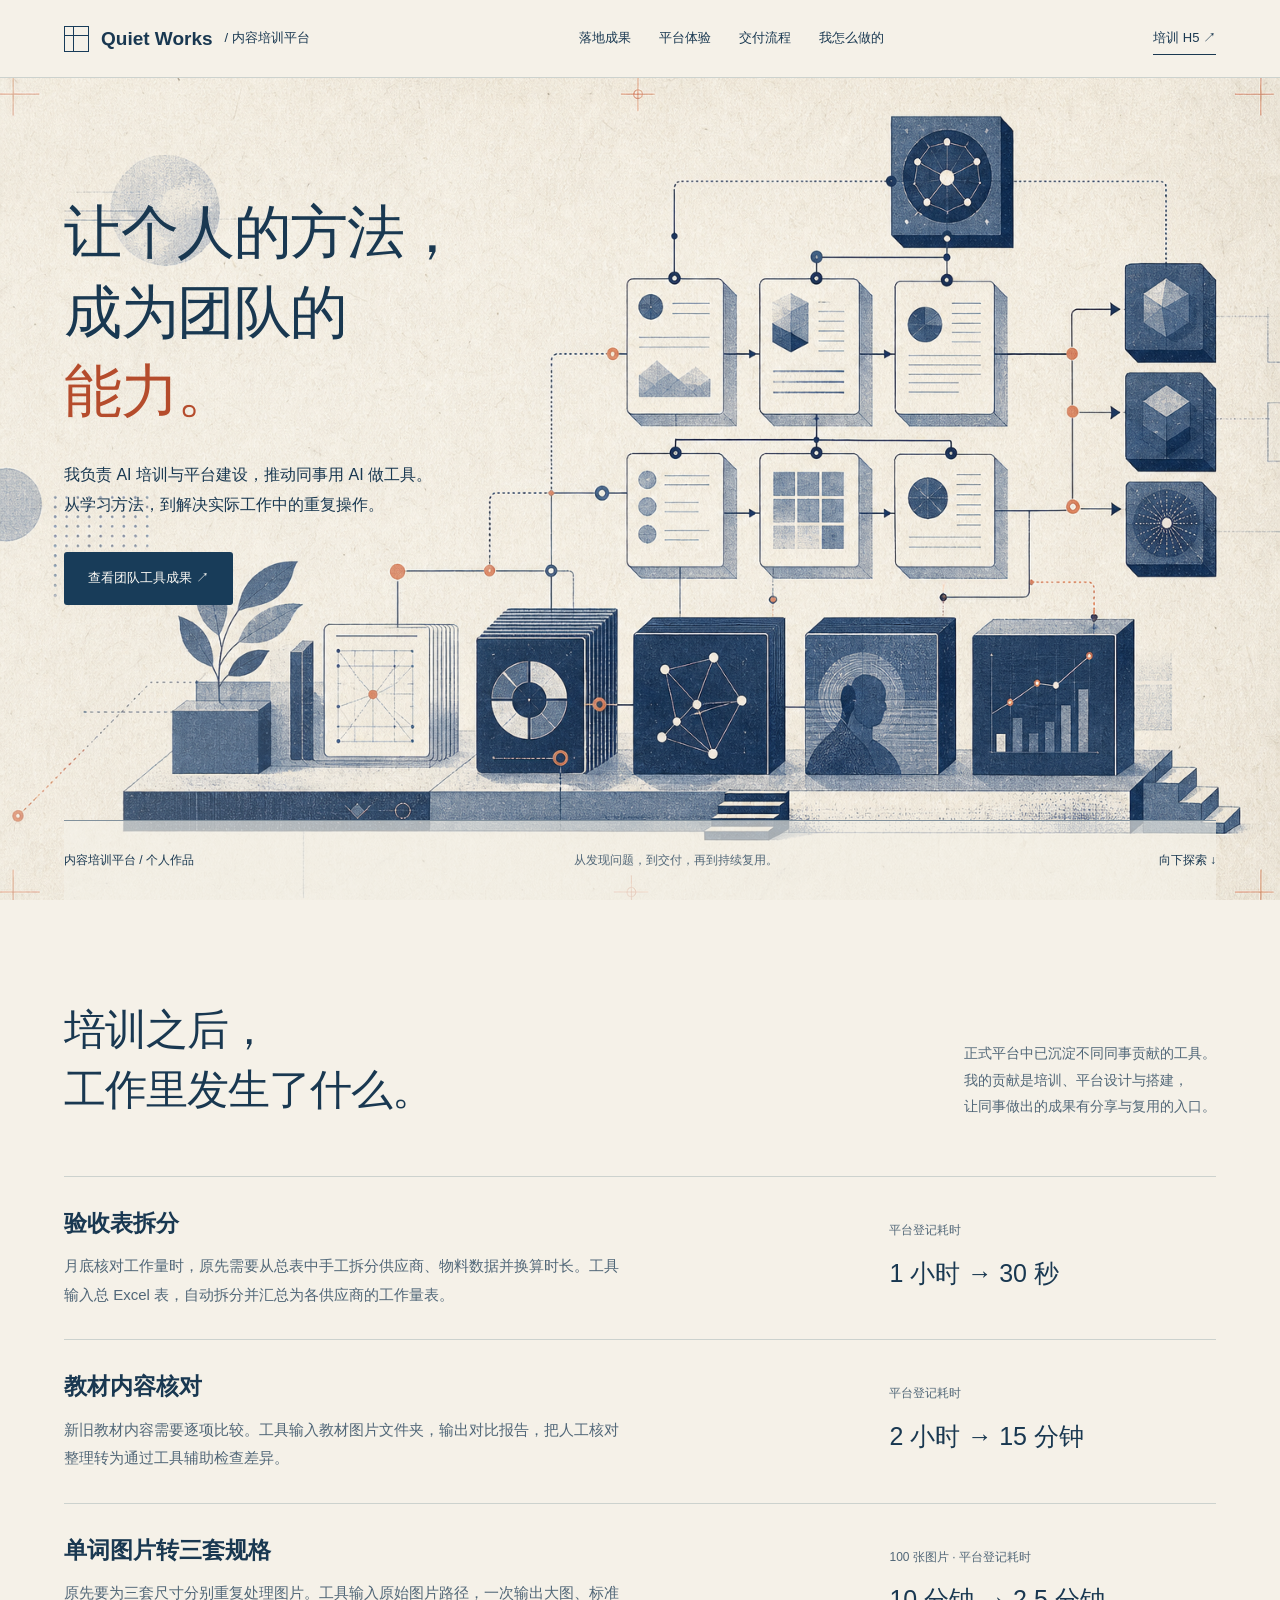
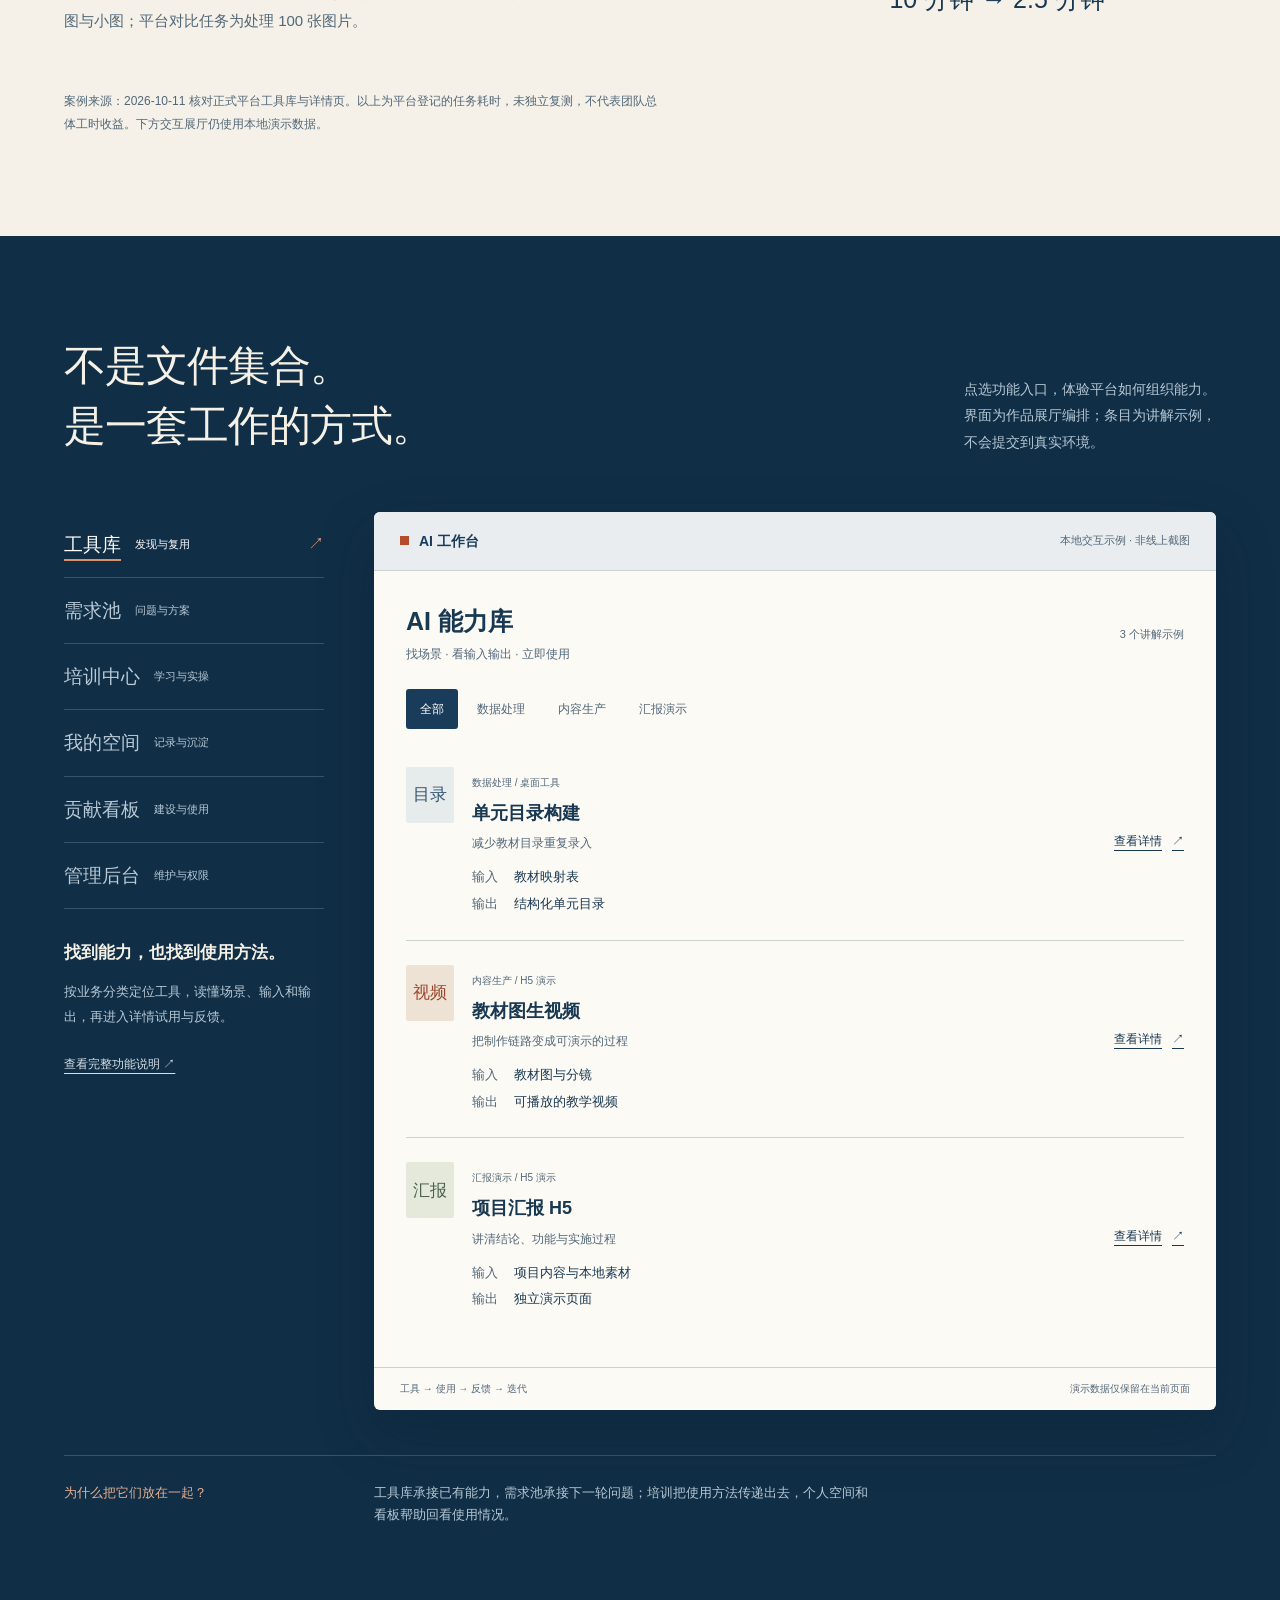
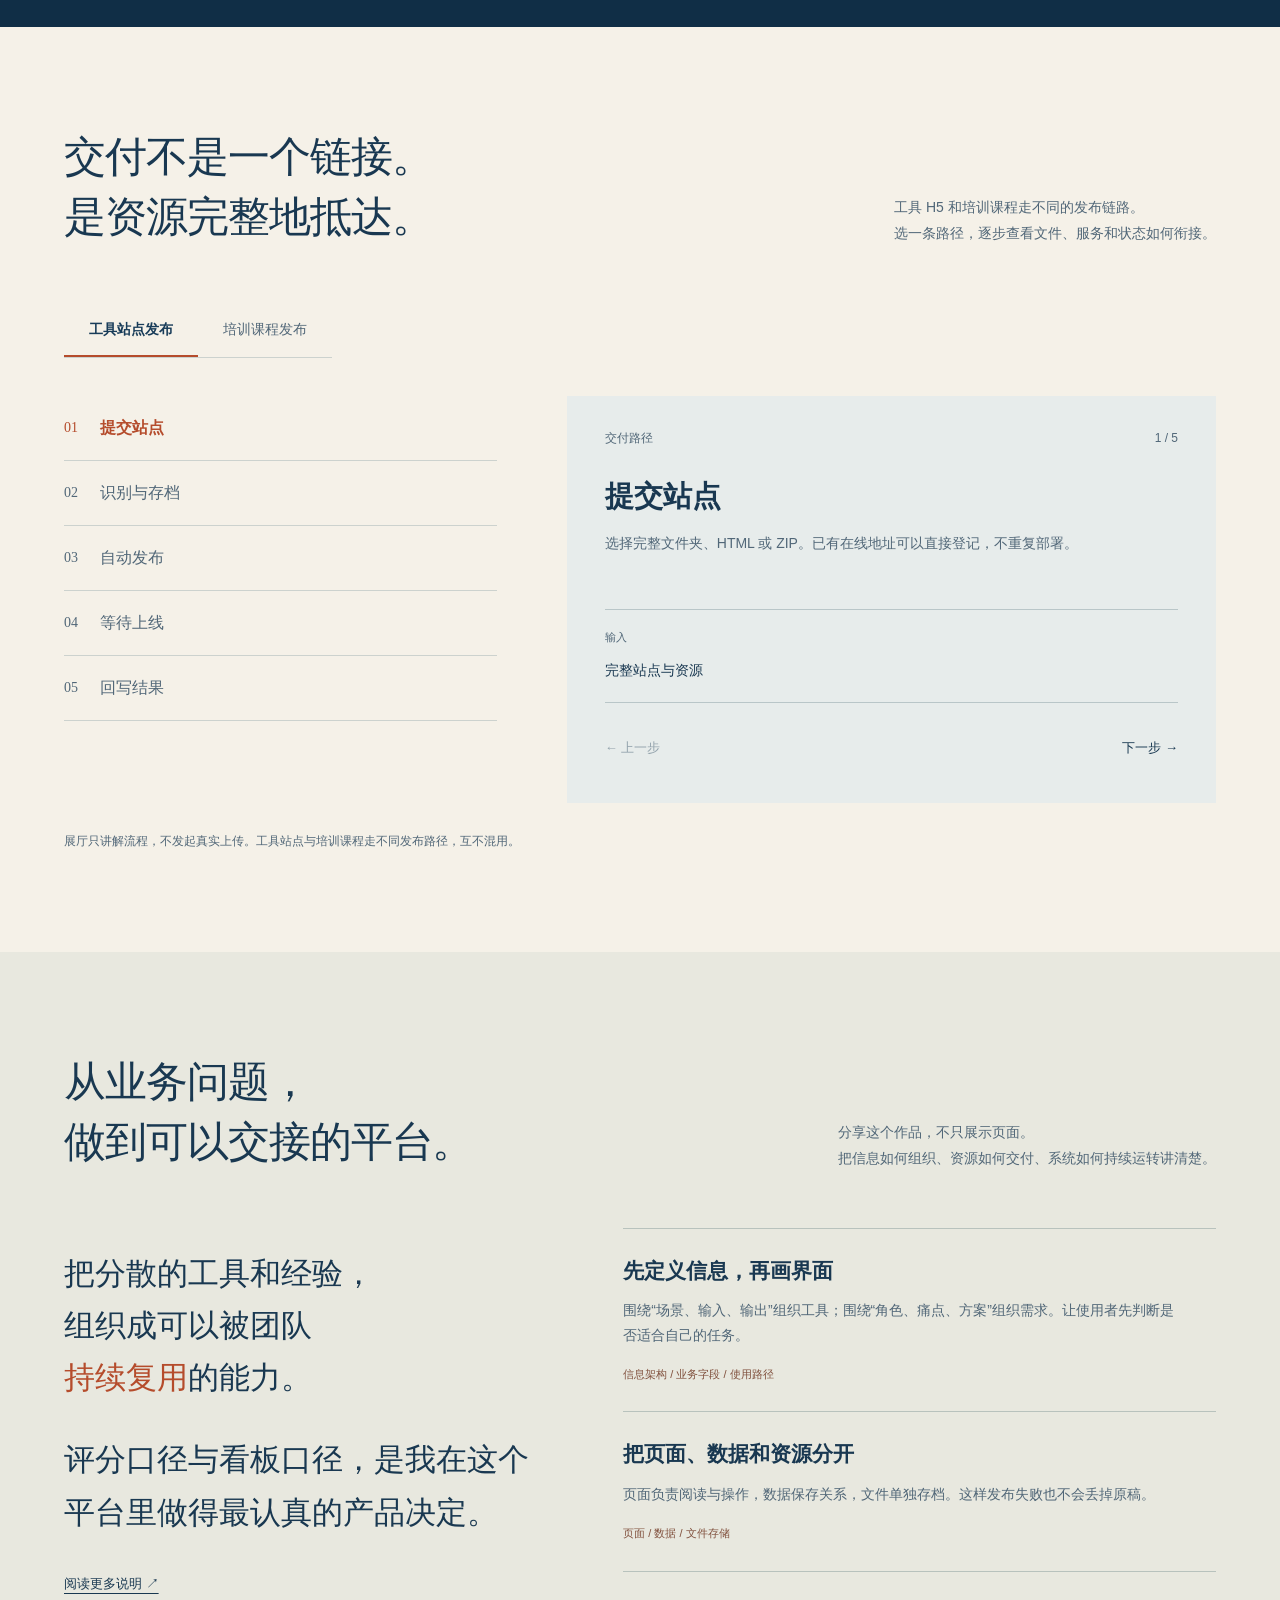
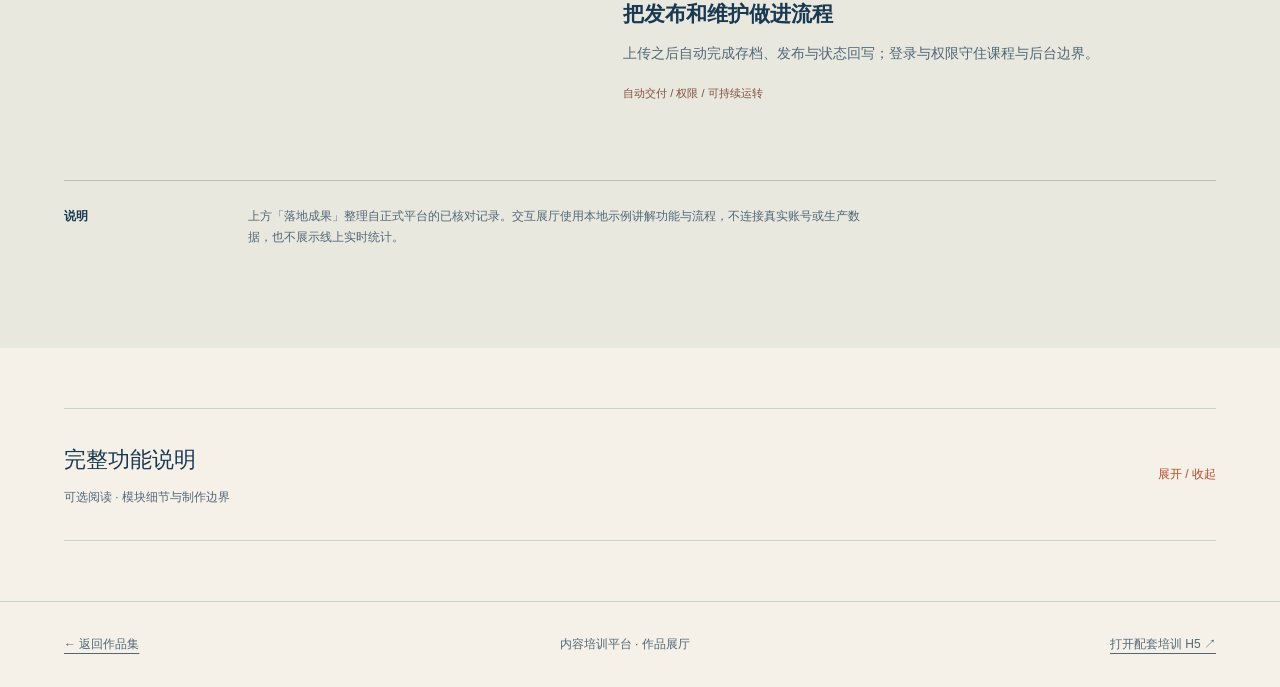
<file: assets/training-platform/platform-tour/index.html>
<!doctype html>
<html lang="zh-CN">
<head>
<meta charset="utf-8"><meta name="viewport" content="width=device-width, initial-scale=1">
<meta name="description" content="通过 AI 培训与平台建设推动团队工具共建：验收表拆分、教材核对与图片批处理的实际案例及登记耗时。">
<title>内容培训平台 · 作品展厅</title><link rel="stylesheet" href="tour.css?20261011-outcomes">
</head>
<body>
<!-- Portfolio case study: interactive exhibition for content training platform. -->
<a class="skip" href="#platform">跳到平台体验</a>
<header class="topbar">
<a class="brand" href="../../../index.html#projects"><span class="brand-symbol" aria-hidden="true"></span>Quiet Works <span>/ 内容培训平台</span></a>
<nav aria-label="展厅导航"><a href="#outcomes">落地成果</a><a href="#platform">平台体验</a><a href="#delivery">交付流程</a><a href="#making">我怎么做的</a></nav>
<a class="header-link" href="../ai-h5/index.html">培训 H5 ↗</a>
</header>
<main>
<section id="overview" class="hero">
<div class="hero-copy"><h1>让个人的方法，<br>成为团队的<span>能力。</span></h1><p>我负责 AI 培训与平台建设，推动同事用 AI 做工具。<br>从学习方法，到解决实际工作中的重复操作。</p><a class="primary-button" href="#outcomes">查看团队工具成果 ↗</a></div>
<div class="hero-foot"><span>内容培训平台 / 个人作品</span><p>从发现问题，到交付，再到持续复用。</p><a href="#platform">向下探索 ↓</a></div>
</section>
<section id="outcomes" class="team-outcomes section-wrap" aria-labelledby="outcomes-title">
<div class="section-intro"><h2 id="outcomes-title">培训之后，<br>工作里发生了什么。</h2><p>正式平台中已沉淀不同同事贡献的工具。<br>我的贡献是培训、平台设计与搭建，<br>让同事做出的成果有分享与复用的入口。</p></div>
<div class="outcome-ledger">
<article><div><h3>验收表拆分</h3><p>月底核对工作量时，原先需要从总表中手工拆分供应商、物料数据并换算时长。工具输入总 Excel 表，自动拆分并汇总为各供应商的工作量表。</p></div><p class="outcome-time"><span>平台登记耗时</span><strong>1 小时 → 30 秒</strong></p></article>
<article><div><h3>教材内容核对</h3><p>新旧教材内容需要逐项比较。工具输入教材图片文件夹，输出对比报告，把人工核对整理转为通过工具辅助检查差异。</p></div><p class="outcome-time"><span>平台登记耗时</span><strong>2 小时 → 15 分钟</strong></p></article>
<article><div><h3>单词图片转三套规格</h3><p>原先要为三套尺寸分别重复处理图片。工具输入原始图片路径，一次输出大图、标准图与小图；平台对比任务为处理 100 张图片。</p></div><p class="outcome-time"><span>100 张图片 · 平台登记耗时</span><strong>10 分钟 → 2.5 分钟</strong></p></article>
</div>
<p class="outcome-note">案例来源：2026-10-11 核对正式平台工具库与详情页。以上为平台登记的任务耗时，未独立复测，不代表团队总体工时收益。下方交互展厅仍使用本地演示数据。</p>
</section>
<section id="platform" class="exhibition">
<div class="section-intro"><h2>不是文件集合。<br>是一套工作的方式。</h2><p>点选功能入口，体验平台如何组织能力。<br>界面为作品展厅编排；条目为讲解示例，<br>不会提交到真实环境。</p></div>
<div class="exhibit-layout"><div class="exhibit-guide">
<div class="module-tabs interactive-only" role="tablist" aria-label="平台功能模块" aria-orientation="vertical">
<button id="tab-library" role="tab" data-module="library" aria-controls="module-screen" aria-selected="true" tabindex="0"><span>工具库</span><small>发现与复用</small><span class="tab-arrow" aria-hidden="true">↗</span></button><button id="tab-requirements" role="tab" data-module="requirements" aria-controls="module-screen" aria-selected="false" tabindex="-1"><span>需求池</span><small>问题与方案</small><span class="tab-arrow" aria-hidden="true">↗</span></button><button id="tab-training" role="tab" data-module="training" aria-controls="module-screen" aria-selected="false" tabindex="-1"><span>培训中心</span><small>学习与实操</small><span class="tab-arrow" aria-hidden="true">↗</span></button><button id="tab-space" role="tab" data-module="space" aria-controls="module-screen" aria-selected="false" tabindex="-1"><span>我的空间</span><small>记录与沉淀</small><span class="tab-arrow" aria-hidden="true">↗</span></button><button id="tab-cockpit" role="tab" data-module="cockpit" aria-controls="module-screen" aria-selected="false" tabindex="-1"><span>贡献看板</span><small>建设与使用</small><span class="tab-arrow" aria-hidden="true">↗</span></button><button id="tab-admin" role="tab" data-module="admin" aria-controls="module-screen" aria-selected="false" tabindex="-1"><span>管理后台</span><small>维护与权限</small><span class="tab-arrow" aria-hidden="true">↗</span></button>
</div>
<div class="guide-copy"><h3 id="module-thesis">找到能力，也找到使用方法。</h3><p id="module-description">按业务分类定位工具，读懂场景、输入和输出，再进入详情试用与反馈。</p></div>
<a class="guide-reference" href="#references">查看完整功能说明 ↗</a>
</div>
<div class="workspace"><div class="workspace-bar"><span><i aria-hidden="true"></i>AI 工作台</span><span>本地交互示例 · 非线上截图</span></div>
<div id="module-screen" class="module-screen" role="tabpanel" tabindex="0" aria-labelledby="tab-library"><div class="screen-heading"><h3>AI 能力库</h3></div><p>按内容生产、数据处理等业务场景找到工具，查看输入输出，在详情页体验与反馈。</p><noscript><p>浏览器未启用 JavaScript。你仍可阅读完整功能说明，或打开本地培训 H5。</p></noscript><a href="#references">阅读完整功能说明</a></div>
<div class="workspace-footer"><span>工具 → 使用 → 反馈 → 迭代</span><span>演示数据仅保留在当前页面</span></div></div>
</div>
<div class="exhibition-note"><span>为什么把它们放在一起？</span><p>工具库承接已有能力，需求池承接下一轮问题；培训把使用方法传递出去，个人空间和看板帮助回看使用情况。</p></div>
</section>
<section id="delivery" class="delivery section-wrap">
<div class="section-intro"><h2>交付不是一个链接。<br>是资源完整地抵达。</h2><p>工具 H5 和培训课程走不同的发布链路。<br>选一条路径，逐步查看文件、服务和状态如何衔接。</p></div>
<div class="pipeline-switch interactive-only" aria-label="选择发布流程"><button data-pipeline-type="tool" aria-pressed="true">工具站点发布</button><button data-pipeline-type="training" aria-pressed="false">培训课程发布</button></div>
<div class="pipeline-layout"><div id="pipeline-steps" class="pipeline-steps interactive-only" aria-label="发布步骤"></div>
<div class="step-panel" aria-live="polite" aria-atomic="true"><div class="step-top"><span>交付路径</span><span id="step-count">1 / 5</span></div><h3 id="step-title">准备完整站点</h3><p id="step-description">保持入口、样式、脚本和素材的相对路径，完整打包交付。</p><div class="step-artifact"><span id="step-label">入口</span><code id="step-value">index.html + 相对资源</code></div><div class="step-controls interactive-only"><button id="step-prev" aria-label="上一步" disabled>← 上一步</button><button id="step-next" aria-label="下一步">下一步 →</button></div></div></div>
<p class="delivery-note">展厅只讲解流程，不发起真实上传。工具站点与培训课程走不同发布路径，互不混用。</p>
</section>
<section id="making" class="making section-wrap">
<div class="section-intro"><h2>从业务问题，<br>做到可以交接的平台。</h2><p>分享这个作品，不只展示页面。<br>把信息如何组织、资源如何交付、系统如何持续运转讲清楚。</p></div>
<div class="making-layout"><div class="making-statement"><p>把分散的工具和经验，<br>组织成可以被团队<br><em>持续复用</em>的能力。</p><p>评分口径与看板口径，是我在这个平台里做得最认真的产品决定。</p><a href="#build">阅读更多说明 ↗</a></div><div class="making-ledger">
<article><h3>先定义信息，再画界面</h3><p>围绕“场景、输入、输出”组织工具；围绕“角色、痛点、方案”组织需求。让使用者先判断是否适合自己的任务。</p><span>信息架构 / 业务字段 / 使用路径</span></article>
<article><h3>把页面、数据和资源分开</h3><p>页面负责阅读与操作，数据保存关系，文件单独存档。这样发布失败也不会丢掉原稿。</p><span>页面 / 数据 / 文件存储</span></article>
<article><h3>把发布和维护做进流程</h3><p>上传之后自动完成存档、发布与状态回写；登录与权限守住课程与后台边界。</p><span>自动交付 / 权限 / 可持续运转</span></article>
</div></div>
<div class="source-note"><strong>说明</strong><p>上方「落地成果」整理自正式平台的已核对记录。交互展厅使用本地示例讲解功能与流程，不连接真实账号或生产数据，也不展示线上实时统计。</p></div>
</section>
<section class="reference-section section-wrap" aria-label="完整参考"><details id="references" class="reference-book"><summary><span><strong>完整功能说明</strong><small>可选阅读 · 模块细节与制作边界</small></span><span class="summary-action">展开 / 收起</span></summary><div class="reference-content">      <section id="library">
        <h2>工具库：先说明场景，再让人使用</h2>
        <p>入口是能力库。按内容生产、数据处理、设计生成、办公自动化等场景筛选。每张卡优先展示解决什么问题、输入什么、输出什么，而不是堆工具说明书。</p>
        <figure class="ui-frame">
          <div class="ui-top"><b>内容工作台</b><span class="selected">工具库</span><span>需求池</span><span>培训中心</span><span>我的空间</span></div>
          <div class="ui-body"><h3>能力库</h3><p>找场景、看清输入输出、立刻试用</p><div class="filters"><span class="selected">全部</span><span>内容生产</span><span>数据处理</span><span>设计生成</span></div>
            <article class="capability"><div><small>数据处理 · 示例内容</small><h4>单元目录构建工具</h4><dl><dt>解决</dt><dd>教材目录整理与重复录入</dd><dt>输入</dt><dd>教材映射表</dd><dt>输出</dt><dd>结构化单元目录</dd></dl></div><a class="button" href="#detail">了解详情页怎么使用</a></article>
          </div><figcaption>示例结构示意；未填写效率数字，避免把演示值当成真实收益。</figcaption>
        </figure>
        <div id="detail" class="story"><h3>详情页把“看懂”和“试用”放在同一屏</h3><p>背景说明、封面和可选前后对比解释工具价值；下载、点赞、四维评分与讨论收集反馈。页面可在线预览，也可下载普通文件。发布信息展示可访问地址与状态。</p></div>
        <table><caption>评分不是只有一个星级</caption><thead><tr><th>维度</th><th>权重</th><th>评价内容</th></tr></thead><tbody><tr><td>实用性</td><td>30%</td><td>能不能解决实际问题</td></tr><tr><td>易用性</td><td>25%</td><td>是否容易上手</td></tr><tr><td>稳定性</td><td>25%</td><td>运行是否可靠</td></tr><tr><td>说明完整</td><td>20%</td><td>场景与使用方法是否清楚</td></tr></tbody></table>
        <p>各维度为 1–5 分，按权重求和并保留一位小数。一个用户对一个工具保存一份可修改的评分，下载记录单独统计。</p>
        <details><summary>现场怎么讲这一页</summary><p>“先按业务场景找到能力，再看输入和输出是否适合自己的任务。点进详情，不用先下载就能体验 H5；用过之后，把问题留在评分与讨论里，让作者继续完善。”</p></details>
      </section>

      <section id="upload">
        <h2>上传：提交一次，平台接住后续</h2>
        <p>上传页不只接收压缩包。它同时支持整站文件夹、单文件 / ZIP、可读共享路径，以及已有在线链接。名称和一句话介绍帮助他人发现工具；截图、输入输出与背景说明补足使用上下文。</p>
        <figure class="ui-frame"><div class="ui-body"><h3>上传能力</h3><p>静态站点走自动发布；其他工具按分类存档并写说明。</p><div class="upload-options"><div><b>选择文件夹</b><p>完整站点，包含 CSS、JS、图片和视频。</p></div><div><b>单文件 / ZIP</b><p>HTML、脚本或打包工具。</p></div><div><b>共享盘路径</b><p>由服务器读取可访问的目录。</p></div><div><b>已有链接</b><p>直接登记，不重复部署。</p></div></div></div><figcaption>四种入口示意；本展厅不接收文件、不发起上传。</figcaption></figure>
        <ol class="steps"><li><b>识别交付类型</b><p>识别静态站点与普通工具；链接登记走已有地址路径，不重复部署。</p></li><li><b>保存完整资源</b><p>站点放入工具目录存档，普通文件保存在对应目录。相对资源与入口必须配套。</p></li><li><b>自动发布</b><p>静态站点推送到可访问地址，生成可追踪路径。</p></li><li><b>回写并检查状态</b><p>详情页显示地址和状态。部署可能仍在进行，可检查、重发，不必反复创建新工具。</p></li></ol>
        <p class="note">“提交即可发现”不等于已经部署成功，也不表示任意后端服务都能变成静态站点。</p>
      </section>

      <section id="requirements">
        <h2>需求池：让未解决的问题有结构地留下来</h2>
        <p>每位登录用户都可以新增需求，写清角色、工作阶段、任务、交付物、耗时、痛点和改进方案。需求池用状态与主题筛选，支持打开需求详情，管理员可以调整处理状态。</p>
        <figure class="ui-frame"><div class="ui-body"><h3>需求池</h3><div class="filters"><span class="selected">全部</span><span>待处理</span><span>已处理</span></div><div class="bubble-key"><div class="bubble pending">待处理<br><small>虚线浅填</small></div><div class="bubble done">已处理<br><small>实心关联工具</small></div><p>大小 → 紧迫程度<br>颜色 → 需求主题<br>虚实 → 落地状态</p></div></div><figcaption>依据 requirements.html 的图例做语义示意，不是线上需求数量与比例。</figcaption></figure>
        <p>真实页面还提供画布缩放、复位、放大画布和侧边详情。已经落地并有关联工具的需求可以进入对应工具，方便从问题回到解决方案。</p>
        <details><summary>这一模块的制作思路</summary><p>将原始需求整理成结构化字段，再把主题、紧急度和处理状态分别映射到颜色、面积、虚实；文字详情保留完整业务信息。可视化用于帮助判断优先级，不替代需求正文。</p></details>
      </section>

      <section id="training">
        <h2>培训中心：从认识 AI，到交付自己的工具</h2>
        <p>培训以学习路径组织，不是简单的课程下载列表。学习入口和业务实操分层，独立 H5 可以承载完整操作过程。</p>
        <figure class="ui-frame"><div class="ui-body"><h3>培训中心</h3><ol class="learning-path"><li><b>AI 入门</b><span>平台与上手路径</span></li><li><b>Prompt 基础</b><span>提问公式与案例</span></li><li><b>AI 工具应用</b><span>分支：生 H5 / 怎么使用豆包</span></li><li><b>自动化工作流</b><span>脚本批处理与挖需求</span></li><li class="muted"><b>AI 专家</b><span>进阶路径预留</span></li></ol><a class="button" href="../ai-h5/index.html">体验「生 H5」培训</a></div><figcaption>学习路径示意；培训素材已随作品打包，可直接打开体验。</figcaption></figure>
        <div class="columns"><div><h3>业务实操</h3><p>H5 实操区分“演示链路”和“汇报结论”；工具实操以可复用脚本、桌面工具和上架交付为重点，连接平台内的案例。</p></div><div><h3>进度与有效时长</h3><p>课程进度、学习等级和团队学习情况帮助了解培训覆盖。页面可见且最近有操作时才发送有效时长，不能把挂着页面的全部时间算成学习。</p></div></div>
        <p class="note">完成标记和有效学习时长是两种记录，不代表自动评测掌握程度，也不是考试成绩。</p>
      </section>

      <section id="space">
        <h2>我的空间：把使用过的能力留下来</h2>
        <div class="columns"><div><h3>我的工具</h3><p>聚合用户点赞或下载过的工具，帮助再次找到常用能力；不是把所有上传工具都算成自己的使用记录。</p><h3>我的收益</h3><p>对这些去重后的工具，汇总其单次节省时间并换算为小时。该口径是估算，不等于真实累计使用时长或团队财务收益。</p></div><div><h3>我的工作流</h3><p>用固定条目展示「教材 → 视频生产」等场景，帮助理解空间结构，不是可运行的工作流编排系统。</p><h3>我的收藏 Prompt</h3><p>目前为示例收藏列表，用来说明这里还能沉淀个人方法。</p></div></div>
      </section>

      <section id="cockpit">
        <h2>贡献看板：把建设、使用和反馈分开看</h2>
        <p>管理员工作台展示新增工具、有效使用和评分记录，并提供贡献榜、评分榜与活动趋势。本展厅用示例口径讲解结构，不填充实时业绩数字。</p>
        <table><caption>看板读数的含义</caption><thead><tr><th>看什么</th><th>能回答什么</th><th>不能直接说明什么</th></tr></thead><tbody><tr><td>工具上传</td><td>团队沉淀了多少能力</td><td>不能仅凭数量判断价值</td></tr><tr><td>有效使用与活动</td><td>是否有人真正进入使用</td><td>不自动等于完成了业务任务</td></tr><tr><td>评分与讨论</td><td>使用者反馈如何</td><td>少量评分不代表所有人体验</td></tr></tbody></table>
        <h3>账号数据总览</h3><p>管理员可按关键词、组别和活跃状态筛选账号，查看贡献明细。这里只讲页面职责，不展示真实姓名或个人行为数据。</p>
      </section>

      <section id="admin">
        <h2>后台：让课程和平台可以持续维护</h2>
        <h3>培训 H5 管理是一条独立的课程发布链路</h3><p>填写标题、分类、简介、排序及初始状态，上传完整 ZIP。包内必须有 index.html；发布前检查危险路径、符号链接、服务端脚本和解压体积。管理员可以预览、编辑、替换 H5 包、发布、下架和删除。</p>
        <ol class="flow"><li>草稿 / 直接发布</li><li>完整 ZIP 校验</li><li>持久化课程目录</li><li>培训中心展示</li><li>登录保护预览</li></ol>
        <p class="note">工具站点可自动发布为可访问页面；培训课程在登录保护下运行。两条链路不能混为“所有课程都公开上线”。课程下架后普通用户不可继续访问。</p>
        <table><caption>按角色说明权限，展厅内不操作真实账号</caption><thead><tr><th>角色</th><th>主要能力</th></tr></thead><tbody><tr><td>普通用户</td><td>登录、查看工具与需求、上传工具、参与反馈、学习课程、查看个人空间</td></tr><tr><td>管理员</td><td>贡献看板、账号数据、用户与工具维护、课程管理、需求状态维护</td></tr><tr><td>超级管理员</td><td>受额外保护的最高权限；普通管理员不能对其降权</td></tr></tbody></table>
      </section>

      <section id="build">
        <h2>它是怎么做出来的</h2>
        <p>先围绕团队交付定义信息，再把页面、数据、文件和发布流程分开组织。下面讲的是作品背后的职责分工，而不是工期表。</p>
        <ol class="steps"><li><b>把场景变成字段</b><p>工具记录分类、场景、输入、输出与说明；需求记录角色、阶段、痛点与方案；课程记录状态与入口。结构化之后，才能按业务找能力。</p></li><li><b>搭起可阅读的页面</b><p>统一导航与登录状态；工具库、详情、需求、培训、个人空间、看板与管理各司其职。</p></li><li><b>保存关系与文件</b><p>账号、资源、反馈与学习活动写入数据；附件与完整站点落在磁盘目录，发布失败也不丢原稿。</p></li><li><b>封装发布与权限</b><p>静态站点自动发布并回写状态；登录与角色守住课程与后台边界；上传前先做结构校验。</p></li><li><b>写清如何继续运转</b><p>依赖、备份与交接约定写清楚，系统能被下一个人接手。</p></li></ol>
        <details><summary>一句话怎么介绍这个作品</summary><p>“我把内容团队的工作拆成四件事：发现需求、交付能力、帮助别人学会、观察实际使用。工具库负责复用，培训中心负责传递方法，需求池承接下一轮问题。上传之后的存档与发布由平台接住，同事不必自己处理发布细节。”</p></details>
      </section>

      <section id="boundaries">
        <h2>作品边界</h2>
        <p>这是一份本地可体验的功能展厅，不是后台系统的离线克隆。导航、折叠说明和培训 H5 可以直接打开；真实上传、评分、账号维护与数据统计仍属于原平台服务。</p>
        <ul><li>展厅覆盖：工具库、详情、上传入口、需求池、培训路径、我的空间、贡献看板与管理能力。</li><li>明确为示例：个人工作流、收藏 Prompt 等条目用于理解结构，不包装成已完成的全部功能。</li><li>本页不读取真实账号、密码或生产数据库。</li></ul>
        <a class="button" href="../../../index.html#projects">返回作品集</a>
      </section>
</div></details></section>
</main>
<footer class="page-footer"><a href="../../../index.html#projects">← 返回作品集</a><span>内容培训平台 · 作品展厅</span><a href="../ai-h5/index.html">打开配套培训 H5 ↗</a></footer>
<script src="tour-model.js"></script><script src="tour.js"></script>
</body></html>
</file>
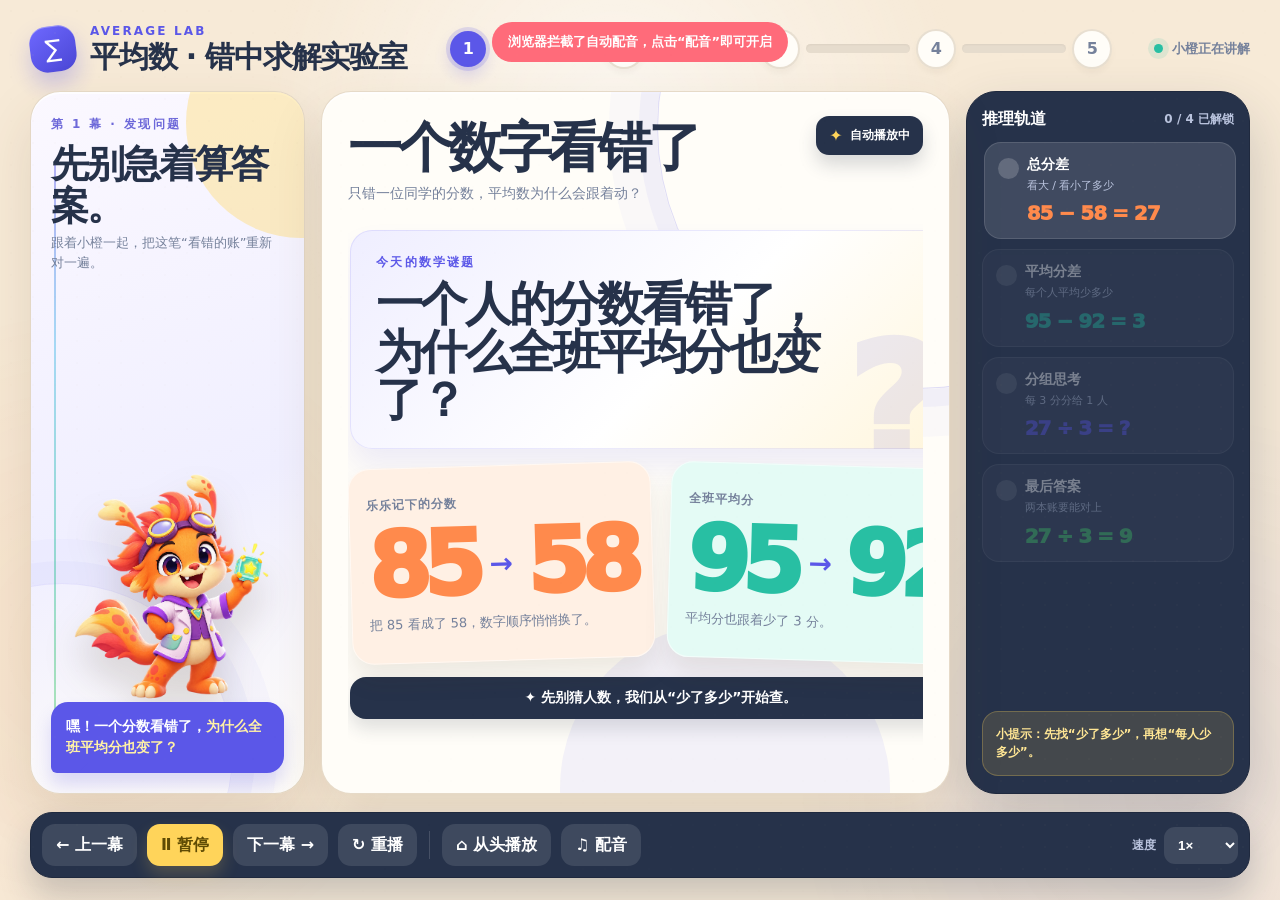
<file: assets/interactive-textbook/average-lab/平均数错中求解互动教学H5.html>
<!doctype html>
<html lang="zh-CN">
<head>
  <meta charset="UTF-8" />
  <meta name="viewport" content="width=device-width, initial-scale=1.0" />
  <title>平均数 · 错中求解实验室</title>
  <style>
    :root {
      --paper: #fff7ea;
      --paper-2: #fffdf8;
      --ink: #26324a;
      --muted: #75819b;
      --line: #eadfcf;
      --purple: #5b57e8;
      --purple-soft: #ebeafe;
      --orange: #ff8a4c;
      --orange-soft: #fff0e4;
      --mint: #28bfa3;
      --mint-soft: #e4fbf5;
      --green: #45c96b;
      --green-soft: #e7faea;
      --yellow: #ffd45a;
      --yellow-soft: #fff8d9;
      --coral: #ff6b7a;
      --coral-soft: #ffe9ed;
      --sky: #44b7e8;
      --shadow: 0 22px 48px rgba(82, 61, 31, .12);
      --shadow-soft: 0 10px 24px rgba(82, 61, 31, .08);
      --ease: cubic-bezier(.23, 1, .32, 1);
    }

    * { box-sizing: border-box; }
    html, body { margin: 0; min-height: 100%; }
    body {
      overflow: hidden;
      color: var(--ink);
      background:
        radial-gradient(circle at 12% 18%, rgba(255, 212, 90, .20) 0 2px, transparent 3px),
        radial-gradient(circle at 88% 14%, rgba(68, 183, 232, .16) 0 3px, transparent 4px),
        radial-gradient(circle at 74% 88%, rgba(40, 191, 163, .12) 0 2px, transparent 3px),
        var(--paper);
      font-family: "PingFang SC", "Microsoft YaHei", "Noto Sans CJK SC", system-ui, sans-serif;
    }

    button { font: inherit; }
    button:focus-visible, [tabindex]:focus-visible { outline: 3px solid rgba(91, 87, 232, .34); outline-offset: 3px; }

    .app-shell {
      width: min(1520px, 100vw);
      height: 100vh;
      margin: 0 auto;
      padding: 22px 26px 20px;
      display: grid;
      grid-template-rows: auto minmax(0, 1fr) auto;
      gap: 16px;
      position: relative;
    }

    .topbar { display: flex; align-items: center; justify-content: space-between; gap: 20px; }
    .brand { display: flex; align-items: center; gap: 14px; min-width: 260px; }
    .brand-mark {
      width: 46px; height: 46px; border-radius: 16px; display: grid; place-items: center;
      color: white; font-size: 24px; background: var(--purple); box-shadow: 0 9px 18px rgba(91,87,232,.25);
      transform: rotate(-7deg);
    }
    .brand-copy small { display: block; color: var(--purple); font-size: 12px; font-weight: 900; letter-spacing: .18em; }
    .brand-copy h1 { margin: 2px 0 0; font-size: clamp(20px, 2.2vw, 30px); line-height: 1.1; letter-spacing: -.04em; }
    .route { flex: 1; max-width: 660px; display: flex; align-items: center; gap: 8px; }
    .route-line { height: 7px; flex: 1; border-radius: 99px; background: #eee8dd; position: relative; overflow: hidden; }
    .route-fill { height: 100%; width: 0; border-radius: inherit; background: linear-gradient(90deg, var(--purple), var(--sky), var(--mint)); transition: width .6s var(--ease); }
    .route-dot { width: 33px; height: 33px; border: 0; padding: 0; border-radius: 50%; background: var(--paper-2); color: var(--muted); font-weight: 900; box-shadow: 0 0 0 2px #eee8dd; cursor: pointer; transition: transform .2s var(--ease), color .2s, background .2s; }
    .route-dot:hover { transform: translateY(-2px); }
    .route-dot.active { color: white; background: var(--purple); box-shadow: 0 0 0 3px rgba(91,87,232,.18); }
    .route-dot.done { color: white; background: var(--mint); box-shadow: 0 0 0 3px rgba(40,191,163,.18); }
    .voice-state { display: inline-flex; align-items: center; gap: 9px; color: var(--muted); font-size: 13px; font-weight: 800; white-space: nowrap; }
    .voice-dot { width: 9px; height: 9px; border-radius: 50%; background: var(--muted); }
    .voice-dot.on { background: var(--mint); box-shadow: 0 0 0 6px rgba(40,191,163,.12); animation: breathe 1.5s ease-in-out infinite; }

    .workbench { min-height: 0; display: grid; grid-template-columns: minmax(210px, .92fr) minmax(440px, 2.1fr) minmax(220px, .95fr); gap: 16px; }
    .panel { min-height: 0; background: rgba(255,253,248,.88); border: 1px solid rgba(234,223,207,.94); border-radius: 28px; box-shadow: var(--shadow-soft); }
    .mentor-panel { position: relative; overflow: hidden; padding: 20px 18px 18px; display: flex; flex-direction: column; justify-content: space-between; }
    .mentor-panel::after { content: ""; position: absolute; width: 190px; height: 190px; border-radius: 50%; background: rgba(255,212,90,.23); right: -76px; top: -64px; }
    .chapter-label { position: relative; z-index: 1; color: var(--purple); font-size: 12px; font-weight: 900; letter-spacing: .16em; }
    .mentor-panel h2 { position: relative; z-index: 1; margin: 10px 0 5px; font-size: clamp(22px, 2.4vw, 34px); line-height: 1.1; letter-spacing: -.05em; }
    .mentor-panel .subcopy { position: relative; z-index: 1; margin: 0; color: var(--muted); font-size: 13px; line-height: 1.6; }
    .mascot-wrap { position: relative; z-index: 1; min-height: 220px; margin: 10px auto 0; display: grid; place-items: end center; flex: 1; }
    .mascot { width: min(100%, 240px); height: auto; filter: drop-shadow(0 18px 16px rgba(64,45,25,.15)); transition: transform .5s var(--ease), filter .5s var(--ease); animation: float 4.5s ease-in-out infinite; }
    .mascot.hint { transform: rotate(-4deg) translateX(-7px); filter: drop-shadow(0 18px 16px rgba(255,107,122,.22)); }
    .mascot.success { transform: rotate(4deg) translateY(-9px) scale(1.04); filter: drop-shadow(0 18px 16px rgba(69,201,107,.26)); }
    .speech { position: relative; z-index: 2; margin-top: -2px; padding: 14px 15px; background: var(--purple-soft); border-radius: 17px 17px 17px 6px; color: #3c3a91; font-size: 14px; line-height: 1.55; font-weight: 800; }
    .speech::before { content: ""; position: absolute; left: 28px; bottom: -8px; border: 9px solid transparent; border-top-color: var(--purple-soft); border-left-width: 0; }
    .speech strong { color: var(--purple); }

    .stage-panel { padding: 20px 22px 18px; display: grid; grid-template-rows: auto minmax(0, 1fr) auto; overflow: hidden; position: relative; }
    .stage-head { display: flex; justify-content: space-between; align-items: start; gap: 18px; }
    .kicker { color: var(--orange); font-size: 12px; font-weight: 900; letter-spacing: .16em; }
    .stage-head h2 { margin: 6px 0 0; font-size: clamp(22px, 2.7vw, 38px); line-height: 1.05; letter-spacing: -.06em; }
    .stage-head p { margin: 8px 0 0; color: var(--muted); font-size: 13px; line-height: 1.5; }
    .stage-badge { display: inline-flex; align-items: center; gap: 7px; border-radius: 99px; padding: 9px 12px; font-size: 12px; font-weight: 900; background: var(--yellow-soft); color: #a87500; white-space: nowrap; }
    .stage-badge .spark { font-size: 16px; }
    #sceneStage { min-height: 0; overflow: auto; scrollbar-width: thin; padding: 16px 2px 8px; }
    .scene { display: none; min-height: 100%; animation: sceneIn .48s var(--ease) both; }
    .scene.active { display: block; }
    .scene-grid { display: grid; grid-template-columns: 1fr 1fr; gap: 13px; align-items: stretch; }
    .hero-question { grid-column: 1/-1; padding: 18px 20px; background: linear-gradient(135deg, #f8f6ff, #ffffff); border: 1px solid #e1defd; border-radius: 22px; position: relative; overflow: hidden; }
    .hero-question::after { content: "?"; position: absolute; right: 22px; bottom: -32px; font-size: 130px; line-height: 1; font-weight: 1000; color: rgba(91,87,232,.08); }
    .hero-question .eyebrow { color: var(--purple); font-size: 12px; font-weight: 900; letter-spacing: .12em; }
    .hero-question h3 { margin: 9px 0 0; font-size: clamp(22px, 3vw, 38px); letter-spacing: -.06em; max-width: 80%; }
    .score-card { padding: 18px; border-radius: 22px; background: white; border: 1px solid var(--line); box-shadow: 0 8px 18px rgba(82,61,31,.06); cursor: pointer; transition: transform .25s var(--ease), box-shadow .25s, border-color .25s; }
    .score-card:hover { transform: translateY(-3px); box-shadow: var(--shadow-soft); }
    .score-card.orange { background: var(--orange-soft); border-color: #ffd0b5; }
    .score-card.mint { background: var(--mint-soft); border-color: #b7eee2; }
    .score-label { color: var(--muted); font-size: 12px; font-weight: 900; letter-spacing: .08em; }
    .score-flow { display: flex; align-items: center; justify-content: center; gap: 13px; margin-top: 12px; }
    .big-num { font-size: clamp(48px, 6vw, 78px); line-height: .9; letter-spacing: -.09em; font-weight: 1000; }
    .orange .big-num { color: var(--orange); } .mint .big-num { color: var(--mint); }
    .flow-arrow { font-size: 28px; color: var(--purple); font-weight: 900; }
    .note-strip { grid-column: 1/-1; display: flex; align-items: center; justify-content: center; gap: 10px; padding: 12px 15px; border-radius: 16px; background: var(--yellow-soft); color: #957009; font-weight: 900; font-size: 14px; }
    .formula-card { padding: 17px 18px; border-radius: 22px; background: white; border: 1px solid var(--line); }
    .formula-card.orange { background: var(--orange-soft); border-color: #ffd0b5; } .formula-card.mint { background: var(--mint-soft); border-color: #b7eee2; }
    .formula-title { color: var(--muted); font-size: 12px; font-weight: 900; }
    .formula { margin-top: 10px; font-size: clamp(25px, 3vw, 42px); font-weight: 1000; letter-spacing: -.06em; }
    .formula.orange { color: var(--orange); } .formula.mint { color: var(--mint); } .formula.purple { color: var(--purple); }
    .formula-explain { margin: 8px 0 0; color: var(--muted); font-size: 13px; line-height: 1.5; }
    .difference-bar { height: 14px; margin-top: 14px; background: white; border-radius: 99px; padding: 3px; border: 1px solid rgba(255,138,76,.24); }
    .difference-bar span { display: block; width: 72%; height: 100%; background: var(--orange); border-radius: inherit; transform-origin: left; animation: barIn .8s var(--ease) both; }
    .difference-bar.mint { border-color: rgba(40,191,163,.24); } .difference-bar.mint span { width: 45%; background: var(--mint); }
    .chip-row { display: flex; flex-wrap: wrap; gap: 8px; margin-top: 14px; }
    .mini-chip { display: inline-flex; align-items: center; gap: 6px; padding: 8px 10px; border-radius: 12px; background: var(--paper); color: var(--muted); font-size: 12px; font-weight: 900; }
    .mini-chip strong { color: var(--ink); }

    .grouping-layout { display: grid; grid-template-columns: minmax(0, 1.05fr) minmax(0, .95fr); gap: 14px; min-width: 0; }
    .tray, .students { min-width: 0; padding: 15px; border-radius: 22px; border: 1px solid var(--line); background: var(--paper-2); }
    .zone-title { display: flex; justify-content: space-between; align-items: center; gap: 12px; margin-bottom: 11px; }
    .zone-title b { font-size: 14px; } .zone-title span { color: var(--muted); font-size: 12px; font-weight: 900; }
    .block-tray { min-height: 170px; display: grid; grid-template-columns: repeat(9, 1fr); gap: 7px; align-content: start; }
    .score-block { width: 100%; aspect-ratio: 1; border: 0; border-radius: 12px; color: #99552c; background: #ffd8b7; box-shadow: inset 0 -3px 0 rgba(207,115,52,.15), 0 4px 0 rgba(255,138,76,.10); font-size: 11px; font-weight: 1000; cursor: grab; touch-action: none; user-select: none; transition: transform .18s var(--ease), box-shadow .18s, opacity .2s; }
    .score-block:hover { transform: translateY(-3px) rotate(-3deg); box-shadow: inset 0 -3px 0 rgba(207,115,52,.15), 0 8px 12px rgba(255,138,76,.16); }
    .score-block.is-dragging { position: fixed; z-index: 50; width: 46px; height: 46px; opacity: .92; transform: rotate(8deg) scale(1.1); cursor: grabbing; pointer-events: none; }
    .score-block.is-placed { width: 30px; height: 30px; border-radius: 9px; cursor: default; background: var(--orange); color: white; box-shadow: none; }
    .student-list { display: grid; grid-template-columns: repeat(3, minmax(0, 1fr)); gap: 8px; min-width: 0; }
    .student-card { min-width: 0; min-height: 75px; padding: 9px 7px; border: 1px dashed #d9cdbd; border-radius: 15px; background: #fffaf1; transition: border-color .2s, background .2s, transform .25s var(--ease), box-shadow .25s; }
    .student-card.near { border-color: var(--purple); background: var(--purple-soft); transform: translateY(-3px); }
    .student-card.complete { border-style: solid; border-color: var(--green); background: var(--green-soft); box-shadow: 0 6px 12px rgba(69,201,107,.12); }
    .student-card.wrong { animation: shake .36s ease; border-color: var(--coral); }
    .student-top { display: flex; align-items: center; justify-content: space-between; gap: 3px; color: var(--muted); font-size: 11px; font-weight: 900; }
    .student-top > span:last-child { min-width: 0; overflow: hidden; white-space: nowrap; text-overflow: ellipsis; }
    .student-face { width: 29px; height: 29px; display: grid; place-items: center; overflow: hidden; border-radius: 10px; background: #e6eaff; box-shadow: inset 0 0 0 2px rgba(255,255,255,.88); }
    .student-face img { width: 150%; height: 150%; max-width: none; object-fit: cover; object-position: 50% 20%; transform: translateY(5%); }
    .slots { min-height: 33px; display: flex; align-items: center; justify-content: center; gap: 3px; margin-top: 6px; }
    .empty-slot { width: 28px; height: 28px; border: 1px dashed #d9cdbd; border-radius: 8px; }
    .count-panel { grid-column: 1/-1; display: flex; align-items: center; justify-content: space-between; gap: 12px; padding: 14px 16px; border-radius: 18px; background: var(--purple-soft); color: #4643a5; }
    .count-panel .count { font-size: 26px; font-weight: 1000; letter-spacing: -.06em; }
    .count-panel small { color: #7772c9; font-weight: 800; }
    .hint-line { grid-column: 1/-1; padding: 11px 14px; border-radius: 14px; background: var(--yellow-soft); color: #98740e; font-size: 12px; font-weight: 800; }

    .ledger-layout { display: grid; grid-template-columns: 1fr auto 1fr; align-items: center; gap: 12px; min-height: 270px; }
    .ledger { padding: 18px; min-height: 200px; border-radius: 22px; background: white; border: 2px solid var(--line); box-shadow: var(--shadow-soft); }
    .ledger.people { border-color: #b7eee2; background: var(--mint-soft); } .ledger.score { border-color: #ffd0b5; background: var(--orange-soft); }
    .ledger-kicker { color: var(--muted); font-size: 12px; font-weight: 900; } .ledger h3 { margin: 10px 0 20px; font-size: 20px; }
    .ledger-equation { font-size: clamp(22px, 2.7vw, 34px); font-weight: 1000; letter-spacing: -.07em; } .people .ledger-equation { color: var(--mint); } .score .ledger-equation { color: var(--orange); }
    .ledger-note { margin-top: 12px; color: var(--muted); font-size: 12px; line-height: 1.55; }
    .equal-burst { width: 82px; height: 82px; display: grid; place-items: center; border-radius: 50%; background: var(--green); color: white; font-size: 23px; font-weight: 1000; box-shadow: 0 11px 20px rgba(69,201,107,.24); animation: popIn .7s var(--ease) both; }
    .finale { display: grid; place-items: center; min-height: 330px; text-align: center; position: relative; overflow: hidden; }
    .finale::before, .finale::after { content: "✦"; position: absolute; color: var(--yellow); font-size: 58px; animation: sparkle 2.4s ease-in-out infinite; } .finale::before { left: 13%; top: 10%; } .finale::after { right: 14%; bottom: 12%; animation-delay: .6s; }
    .final-answer { display: inline-flex; flex-direction: column; align-items: center; gap: 8px; padding: 22px 35px; border-radius: 28px; background: var(--green-soft); border: 2px solid #a8e9b7; box-shadow: 0 15px 30px rgba(69,201,107,.12); }
    .final-answer small { color: #349a50; font-size: 13px; font-weight: 900; letter-spacing: .12em; } .final-answer strong { color: var(--green); font-size: clamp(37px, 5vw, 66px); letter-spacing: -.08em; }
    .open-question { margin-top: 18px; padding: 13px 18px; border-radius: 16px; background: var(--yellow-soft); color: #94700d; font-size: 14px; font-weight: 900; }
    .final-reveal { display: flex; align-items: center; justify-content: center; gap: 16px; flex-wrap: wrap; margin-top: 16px; padding: 14px 16px; border-radius: 20px; background: linear-gradient(135deg, var(--green-soft), #fffdf8); border: 1px solid #b7eec3; animation: sceneIn .5s var(--ease) both; }
    .final-reveal b { color: var(--green); font-size: 28px; letter-spacing: -.06em; }
    .final-reveal span { color: #4b9d5d; font-size: 13px; font-weight: 900; }

    .formula-rail { padding: 17px 15px; display: flex; flex-direction: column; overflow: hidden; }
    .rail-title { display: flex; align-items: center; justify-content: space-between; gap: 10px; margin-bottom: 12px; } .rail-title h3 { margin: 0; font-size: 16px; } .rail-title span { font-size: 12px; font-weight: 900; color: var(--muted); }
    .rail-list { display: grid; gap: 10px; }
    .rail-item { position: relative; padding: 13px 12px 13px 42px; border-radius: 17px; background: var(--paper); border: 1px solid var(--line); opacity: .5; transition: opacity .3s, transform .3s var(--ease), border-color .3s, background .3s; }
    .rail-item::before { content: ""; position: absolute; left: 13px; top: 15px; width: 21px; height: 21px; display: grid; place-items: center; border-radius: 50%; background: #eae5dc; color: white; font-size: 12px; font-weight: 1000; }
    .rail-item.unlocked { opacity: 1; transform: translateX(2px); } .rail-item.done { border-color: #a8e9b7; background: var(--green-soft); } .rail-item.done::before { content: "✓"; background: var(--green); }
    .rail-item b { display: block; font-size: 14px; } .rail-item small { display: block; margin-top: 4px; color: var(--muted); line-height: 1.4; font-size: 11px; }
    .rail-equation { margin-top: 8px; font-size: 20px; font-weight: 1000; letter-spacing: -.05em; } .rail-item.orange .rail-equation { color: var(--orange); } .rail-item.mint .rail-equation { color: var(--mint); } .rail-item.purple .rail-equation { color: var(--purple); } .rail-item.green .rail-equation { color: var(--green); }
    .rail-tip { margin-top: auto; padding: 13px; border-radius: 16px; background: var(--purple-soft); color: #5450a9; font-size: 12px; line-height: 1.55; font-weight: 800; }

    .controlbar { display: flex; align-items: center; gap: 10px; padding: 10px; border-radius: 22px; background: #fffdf8; border: 1px solid var(--line); box-shadow: var(--shadow-soft); }
    .controlbar button, .select-like { min-height: 42px; padding: 0 14px; border: 0; border-radius: 13px; background: var(--paper); color: var(--ink); font-weight: 900; cursor: pointer; transition: transform .2s var(--ease), background .2s, color .2s, box-shadow .2s; }
    .controlbar button:hover { transform: translateY(-2px); box-shadow: 0 7px 14px rgba(82,61,31,.09); } .controlbar button.primary { color: white; background: var(--purple); box-shadow: 0 8px 15px rgba(91,87,232,.23); } .controlbar button.primary:hover { background: #4c47d5; }
    .controlbar .divider { width: 1px; height: 28px; background: var(--line); margin: 0 2px; } .controlbar .spacer { flex: 1; }
    .speed { display: inline-flex; align-items: center; gap: 8px; color: var(--muted); font-size: 12px; font-weight: 900; } .speed select { border: 0; color: var(--ink); background: var(--paper); border-radius: 11px; padding: 10px; font-weight: 900; }
    .caption { position: fixed; left: 50%; bottom: 92px; transform: translate(-50%, 14px); max-width: min(620px, 82vw); padding: 11px 16px; border-radius: 99px; background: rgba(38,50,74,.94); color: white; font-size: 13px; line-height: 1.45; opacity: 0; pointer-events: none; transition: opacity .25s, transform .25s var(--ease); z-index: 100; text-align: center; } .caption.show { opacity: 1; transform: translate(-50%, 0); }
    .toast { position: fixed; top: 22px; left: 50%; transform: translate(-50%, -14px); padding: 11px 16px; border-radius: 99px; background: var(--coral); color: white; font-size: 13px; font-weight: 900; opacity: 0; pointer-events: none; transition: opacity .25s, transform .25s var(--ease); z-index: 120; } .toast.show { opacity: 1; transform: translate(-50%, 0); }
    .confetti { position: fixed; z-index: 80; width: 10px; height: 15px; border-radius: 3px; pointer-events: none; animation: confettiDrop 950ms var(--ease) forwards; }

    @keyframes breathe { 50% { transform: scale(1.05); } }
    @keyframes float { 50% { transform: translateY(-6px) rotate(1deg); } }
    @keyframes sceneIn { from { opacity: 0; transform: translateY(8px) scale(.985); } to { opacity: 1; transform: none; } }
    @keyframes barIn { from { transform: scaleX(0); } to { transform: scaleX(1); } }
    @keyframes popIn { from { opacity: 0; transform: scale(.75); } to { opacity: 1; transform: scale(1); } }
    @keyframes sparkle { 0%, 100% { transform: rotate(0) scale(.8); opacity: .5; } 50% { transform: rotate(15deg) scale(1.1); opacity: 1; } }
    @keyframes shake { 25% { transform: translateX(-5px); } 75% { transform: translateX(5px); } }
    @keyframes confettiDrop { to { transform: translate(var(--dx), 180px) rotate(420deg); opacity: 0; } }

    @media (max-width: 1100px) {
      body { overflow: auto; }
      .app-shell { min-height: 100vh; height: auto; }
      .workbench { grid-template-columns: 220px minmax(0, 1fr); grid-template-rows: minmax(0, 1fr) auto; }
      .formula-rail { grid-column: 1/-1; grid-row: 2; padding: 12px 15px; } .rail-title { margin-bottom: 8px; } .rail-list { grid-template-columns: repeat(4, 1fr); } .rail-tip { display: none; }
      .mentor-panel { min-height: 520px; }
    }
    @media (max-width: 820px) {
      .topbar { flex-wrap: wrap; } .route { order: 3; flex-basis: 100%; max-width: none; } .voice-state { margin-left: auto; }
      .workbench { grid-template-columns: 1fr; } .mentor-panel { min-height: 390px; } .mascot-wrap { min-height: 180px; } .formula-rail { grid-row: auto; } .rail-list { grid-template-columns: repeat(2, 1fr); }
      .controlbar { flex-wrap: wrap; } .controlbar .spacer { display: none; }
    }
    @media (prefers-reduced-motion: reduce) {
      *, *::before, *::after { animation-duration: .01ms !important; animation-iteration-count: 1 !important; scroll-behavior: auto !important; transition-duration: .01ms !important; }
    }

    /* Impeccable direction contract: this is a sunlit math stage, not a card dashboard. The page dramatizes one misread score as a physical trail of evidence, then lets the learner move the evidence. It refuses the category-default white dashboard by giving the stage a dark evidence rail, a warm paper floor, authored mascot scale, and scene-specific color choreography. First viewport: mentor left, oversized contradiction center, evidence rail right, controls anchored at the bottom. FORM: replacement world / sunny math stage. FINISH: unreviewed and undocumented is unfinished; this build ends with the finish review, the verdict, and DESIGN.md */

    body { position: relative; background: #f7ead7; }
    body::before { content: ""; position: fixed; inset: 0; pointer-events: none; opacity: .7; background: radial-gradient(circle at 48% 13%, rgba(255,255,255,.9), transparent 34%), radial-gradient(circle at 92% 88%, rgba(91,87,232,.10), transparent 28%), radial-gradient(circle at 7% 72%, rgba(255,138,76,.11), transparent 26%); }
    body::after { content: ""; position: fixed; inset: 0; pointer-events: none; opacity: .28; background-image: radial-gradient(#d7c7af 1px, transparent 1px); background-size: 22px 22px; mask-image: linear-gradient(120deg, rgba(0,0,0,.2), transparent 42%, rgba(0,0,0,.12)); }
    .app-shell { position: relative; isolation: isolate; width: min(1580px, 100vw); padding: 24px 30px 22px; gap: 18px; }
    .topbar, .workbench, .controlbar { position: relative; z-index: 2; }
    .brand-mark { background: linear-gradient(145deg, #6e68ff, #4a46d4); border-radius: 17px; box-shadow: 0 12px 22px rgba(91,87,232,.28), inset 0 1px 0 rgba(255,255,255,.32); }
    .brand-copy h1 { font-size: clamp(22px, 2.35vw, 34px); }
    .route-line { height: 9px; background: #e6dccd; box-shadow: inset 0 1px 2px rgba(69,49,29,.06); }
    .route-fill { background: linear-gradient(90deg, #6e68ff, #44b7e8, #28bfa3); }
    .route-dot { width: 36px; height: 36px; background: #fffdf8; box-shadow: 0 0 0 2px #e8dfd1, 0 5px 10px rgba(82,61,31,.06); }
    .route-dot.active { background: #5b57e8; box-shadow: 0 0 0 4px rgba(91,87,232,.17), 0 8px 16px rgba(91,87,232,.22); }
    .panel { border-radius: 30px; border-color: rgba(227,214,194,.95); box-shadow: 0 24px 56px rgba(82,61,31,.13), 0 2px 0 rgba(255,255,255,.8) inset; }
    .mentor-panel { padding: 24px 20px 20px; background: linear-gradient(160deg, #fbf8ff 0%, #f0efff 58%, #fffdf8 100%); }
    .mentor-panel::before { content: ""; position: absolute; width: 340px; height: 340px; border-radius: 50%; left: -140px; bottom: -132px; border: 1px solid rgba(91,87,232,.11); box-shadow: 0 0 0 22px rgba(91,87,232,.04), 0 0 0 44px rgba(91,87,232,.03); }
    .mentor-panel::after { width: 230px; height: 230px; right: -112px; top: -84px; background: rgba(255,212,90,.36); }
    .chapter-label { color: #6d68d9; letter-spacing: .2em; }
    .mentor-panel h2 { font-size: clamp(26px, 3vw, 41px); }
    .mascot-wrap { min-height: 280px; margin-top: 8px; }
    .mascot { width: min(100%, 278px); filter: drop-shadow(0 24px 18px rgba(64,45,25,.17)); }
    .speech { background: #5b57e8; color: white; box-shadow: 0 12px 18px rgba(91,87,232,.20); }
    .speech::before { border-top-color: #5b57e8; }
    .speech strong { color: #fff1a6; }
    .stage-panel { --stage-accent: var(--purple); padding: 24px 26px 20px; background: #fffdf8; border-color: rgba(229,217,198,.96); overflow: hidden; }
    .stage-panel::before { content: ""; position: absolute; width: 520px; height: 520px; right: -230px; top: -225px; border-radius: 50%; border: 1px solid color-mix(in srgb, var(--stage-accent) 20%, transparent); box-shadow: 0 0 0 18px color-mix(in srgb, var(--stage-accent) 5%, transparent), 0 0 0 48px color-mix(in srgb, var(--stage-accent) 3%, transparent); pointer-events: none; }
    .stage-panel::after { content: ""; position: absolute; left: 38%; bottom: -160px; width: 330px; height: 330px; border-radius: 50%; background: color-mix(in srgb, var(--stage-accent) 7%, transparent); pointer-events: none; }
    #app[data-scene="total"] .stage-panel { --stage-accent: var(--orange); }
    #app[data-scene="average"] .stage-panel { --stage-accent: var(--mint); }
    #app[data-scene="grouping"] .stage-panel { --stage-accent: var(--purple); }
    #app[data-scene="ledger"] .stage-panel { --stage-accent: var(--green); }
    .stage-head, #sceneStage { position: relative; z-index: 1; }
    .kicker { display: none; }
    .stage-head h2 { font-size: clamp(30px, 4.2vw, 56px); line-height: .98; letter-spacing: -.075em; }
    .stage-head p { max-width: 48ch; font-size: 14px; }
    .stage-badge { background: #26324a; color: white; border-radius: 13px; padding: 10px 13px; box-shadow: 0 10px 18px rgba(38,50,74,.18); }
    .stage-badge .spark { color: #ffd45a; }
    #sceneStage { padding: 26px 2px 12px; }
    .scene { min-height: 100%; }
    .scene-grid { gap: 16px; }
    .hero-question { min-height: 200px; display: flex; flex-direction: column; justify-content: center; padding: 24px 26px; border: 0; background: linear-gradient(135deg, #efeeff 0%, #ffffff 54%, #fff5da 100%); box-shadow: 0 18px 28px rgba(91,87,232,.10), inset 0 0 0 1px rgba(91,87,232,.12); }
    .hero-question .eyebrow { color: #5b57e8; font-size: 12px; letter-spacing: .18em; }
    .hero-question h3 { font-size: clamp(28px, 3.7vw, 52px); line-height: 1.02; max-width: 83%; }
    .hero-question::after { color: rgba(91,87,232,.11); right: 30px; bottom: -42px; font-size: 165px; }
    .score-card { min-height: 196px; display: flex; flex-direction: column; justify-content: center; border: 0; box-shadow: 0 16px 25px rgba(82,61,31,.10), inset 0 0 0 1px rgba(255,255,255,.56); }
    .score-card.orange { transform: rotate(-1.7deg); } .score-card.mint { transform: rotate(1.7deg); }
    .score-card.orange:hover, .score-card.mint:hover { transform: translateY(-6px) rotate(0); }
    .big-num { font-size: clamp(58px, 7vw, 92px); }
    .note-strip { background: #26324a; color: #fff; box-shadow: 0 10px 17px rgba(38,50,74,.14); }
    .note-strip strong { color: #ffd45a; }
    .formula-card { border: 0; box-shadow: 0 15px 25px rgba(82,61,31,.08), inset 0 0 0 1px rgba(255,255,255,.6); }
    .formula-card.orange { transform: rotate(-1deg); } .formula-card.mint { transform: rotate(1deg); }
    .formula { font-size: clamp(30px, 3.5vw, 50px); }
    .grouping-layout { gap: 16px; }
    .tray { background: #26324a; border-color: #1f293e; box-shadow: 0 15px 22px rgba(38,50,74,.18); }
    .tray .zone-title b { color: white; } .tray .zone-title span { color: #b9c3dd; }
    .students { background: #effbf8; border-color: #c3eee5; box-shadow: 0 15px 22px rgba(40,191,163,.10); }
    .score-block { background: #ffbd87; color: #713f28; box-shadow: inset 0 -4px 0 rgba(207,115,52,.18), 0 6px 0 rgba(255,138,76,.12); }
    .score-block:nth-child(3n+2) { background: #ffd45a; color: #725b05; } .score-block:nth-child(3n+3) { background: #ff9eab; color: #7c3540; }
    .student-card { background: #fffdf8; }
    .count-panel { background: #5b57e8; color: white; box-shadow: 0 12px 18px rgba(91,87,232,.18); }
    .count-panel small { color: #dedcff; }
    .hint-line { background: #fff1b8; color: #836306; }
    .ledger { border: 0; box-shadow: 0 18px 28px rgba(82,61,31,.12); }
    .ledger.people { transform: rotate(-1.3deg); } .ledger.score { transform: rotate(1.3deg); }
    .equal-burst { width: 92px; height: 92px; box-shadow: 0 14px 24px rgba(69,201,107,.28), 0 0 0 10px rgba(69,201,107,.10); }
    .formula-rail { background: #26324a; border-color: #1f293e; color: white; box-shadow: 0 24px 56px rgba(38,50,74,.22); }
    .formula-rail::before { content: ""; position: absolute; left: 24px; top: 70px; bottom: 84px; width: 2px; background: linear-gradient(var(--purple), var(--sky), var(--mint), var(--green)); opacity: .45; }
    .rail-title h3 { color: white; } .rail-title span { color: #b9c3dd; }
    .rail-item { background: rgba(255,255,255,.075); border-color: rgba(255,255,255,.12); color: white; opacity: .38; }
    .rail-item::before { background: rgba(255,255,255,.18); }
    .rail-item.unlocked { opacity: 1; background: rgba(255,255,255,.12); }
    .rail-item.done { background: rgba(69,201,107,.17); border-color: rgba(137,238,154,.7); }
    .rail-item small { color: #b9c3dd; } .rail-tip { background: rgba(255,212,90,.14); color: #ffe694; border: 1px solid rgba(255,212,90,.25); }
    .controlbar { padding: 11px; background: #26324a; border-color: #1f293e; box-shadow: 0 18px 32px rgba(38,50,74,.22); }
    .controlbar button, .speed select { background: rgba(255,255,255,.11); color: white; }
    .controlbar button:hover { background: rgba(255,255,255,.18); box-shadow: 0 8px 14px rgba(0,0,0,.15); }
    .controlbar button.primary { background: #ffd45a; color: #5f4b04; box-shadow: 0 9px 17px rgba(255,212,90,.2); }
    .controlbar button.primary:hover { background: #ffe08a; }
    .controlbar .divider { background: rgba(255,255,255,.15); }
    .speed { color: #b9c3dd; } .speed select { color: white; }
    .speed select option { color: var(--ink); background: white; }
    .final-reveal { box-shadow: 0 12px 22px rgba(69,201,107,.13); }

    @media (max-width: 1100px) {
      .formula-rail { background: #26324a; }
      .formula-rail::before { display: none; }
    }
  </style>
</head>
<body>
  <main class="app-shell" id="app">
    <header class="topbar">
      <div class="brand">
        <div class="brand-mark" aria-hidden="true">∑</div>
        <div class="brand-copy"><small>AVERAGE LAB</small><h1>平均数 · 错中求解实验室</h1></div>
      </div>
      <nav class="route" aria-label="教学步骤">
        <button class="route-dot active" data-jump="0" aria-label="第 1 幕">1</button><div class="route-line"><div class="route-fill" id="routeFill"></div></div>
        <button class="route-dot" data-jump="1" aria-label="第 2 幕">2</button><div class="route-line"><div class="route-fill" id="routeFill2"></div></div>
        <button class="route-dot" data-jump="2" aria-label="第 3 幕">3</button><div class="route-line"><div class="route-fill" id="routeFill3"></div></div>
        <button class="route-dot" data-jump="3" aria-label="第 4 幕">4</button><div class="route-line"><div class="route-fill" id="routeFill4"></div></div>
        <button class="route-dot" data-jump="4" aria-label="第 5 幕">5</button>
      </nav>
      <div class="voice-state"><span class="voice-dot" id="voiceDot"></span><span id="voiceText">自动讲解待开始</span></div>
    </header>

    <section class="workbench">
      <aside class="panel mentor-panel">
        <div><div class="chapter-label" id="chapterLabel">第 1 幕 · 发现问题</div><h2 id="mentorTitle">先别急着算答案。</h2><p class="subcopy" id="mentorSubcopy">跟着小橙一起，把这笔“看错的账”重新对一遍。</p></div>
        <div class="mascot-wrap"><img class="mascot" id="mascot" src="assets/mascot/average-lab-mascot.png" alt="小橙，数学实验室伙伴" /></div>
        <div class="speech" id="speech">嘿！一个分数看错了，<strong>为什么全班平均分也变了？</strong></div>
      </aside>

      <section class="panel stage-panel" aria-live="polite">
        <div class="stage-head"><div><div class="kicker" id="stageKicker">START HERE · 先找到矛盾</div><h2 id="stageTitle">一个数字看错了</h2><p id="stageSubcopy">只错一位同学的分数，平均数为什么会跟着动？</p></div><div class="stage-badge"><span class="spark">✦</span><span id="stageMode">自动播放中</span></div></div>
        <div id="sceneStage"></div>
        <div class="caption" id="caption"></div>
      </section>

      <aside class="panel formula-rail" id="formulaRail">
        <div class="rail-title"><h3>推理轨道</h3><span id="railProgress">0 / 4 已解锁</span></div>
        <div class="rail-list">
          <div class="rail-item orange unlocked" data-rail="0"><b>总分差</b><small>看大 / 看小了多少</small><div class="rail-equation">85 − 58 = 27</div></div>
          <div class="rail-item mint" data-rail="1"><b>平均分差</b><small>每个人平均少多少</small><div class="rail-equation">95 − 92 = 3</div></div>
          <div class="rail-item purple" data-rail="2"><b>分组思考</b><small>每 3 分分给 1 人</small><div class="rail-equation">27 ÷ 3 = ?</div></div>
          <div class="rail-item green" data-rail="3"><b>最后答案</b><small>两本账要能对上</small><div class="rail-equation">27 ÷ 3 = 9</div></div>
        </div>
        <div class="rail-tip" id="railTip">小提示：先找“少了多少”，再想“每人少多少”。</div>
      </aside>
    </section>

    <footer class="controlbar" id="controlBar">
      <button id="prevBtn" aria-label="上一幕">← 上一幕</button>
      <button class="primary" id="playBtn" aria-label="暂停自动播放">Ⅱ 暂停</button>
      <button id="nextBtn" aria-label="下一幕">下一幕 →</button>
      <button id="replayBtn" aria-label="重播当前幕">↻ 重播</button>
      <div class="divider"></div>
      <button id="restartBtn" aria-label="从头自动播放">⌂ 从头播放</button>
      <button id="muteBtn" aria-label="切换静音">♫ 配音</button>
      <div class="spacer"></div>
      <label class="speed">速度 <select id="speedSelect" aria-label="播放速度"><option value="1">1×</option><option value="1.25">1.25×</option><option value="1.5">1.5×</option></select></label>
    </footer>
    <div class="toast" id="toast" role="status"></div>
  </main>

  <audio id="narration" preload="auto"></audio>
  <script>
    (() => {
      const $ = (s, root = document) => root.querySelector(s);
      const $$ = (s, root = document) => [...root.querySelectorAll(s)];
      const sceneStage = $('#sceneStage');
      const audio = $('#narration');
      const state = {
        sceneIndex: 0, playing: true, mode: 'auto', muted: false, speed: 1,
        sceneTimer: null, audioIndex: 0, audioList: [], audioToken: 0, autoGroupTimer: null,
        blocksRemaining: 27, groupsCompleted: 0, placedBlocks: new Set(), transitionLock: false,
      };

      const scenes = [
        { id: 'intro', kicker: 'START HERE · 先找到矛盾', title: '一个数字看错了', subcopy: '只错一位同学的分数，平均数为什么会跟着动？', chapter: '第 1 幕 · 发现问题', mentorTitle: '先别急着算答案。', mentorSubcopy: '跟着小橙一起，把这笔“看错的账”重新对一遍。', speech: '嘿！一个分数看错了，<strong>为什么全班平均分也变了？</strong>', audio: ['01_intro.mp3', '02_problem.mp3', '03_conflict.mp3'], duration: 11500 },
        { id: 'total', kicker: 'CLUE 01 · 总分差', title: '先找：总分少了多少？', subcopy: '把 85 看成 58，第一笔账先对总分。', chapter: '第 2 幕 · 找总分差', mentorTitle: '先把总账拎出来。', mentorSubcopy: '看错的那一分，先从全班总分里找差量。', speech: '85 比 58 多了多少？这个差量，就是全班总分少算的分数。', audio: ['04_total_difference.mp3', '05_culprit.mp3'], duration: 12500 },
        { id: 'average', kicker: 'CLUE 02 · 平均分差', title: '再找：每个人少了多少？', subcopy: '平均分从 95 变成 92，差的是每个人头上的一小格。', chapter: '第 3 幕 · 找平均分差', mentorTitle: '再看每个人。', mentorSubcopy: '全班少的 27 分，究竟是怎么分摊到每个人身上的？', speech: '95 减 92 等于 3，说明每个人平均少了 3 分。', audio: ['06_average_difference.mp3', '07_spread.mp3', '08_unknown.mp3'], duration: 12500 },
        { id: 'grouping', kicker: 'TRY IT · 动手分一分', title: '27 个分数块，按每人 3 个 +1 分来分', subcopy: '自动播放会演示；暂停后，你可以亲手把分数块拖进学生卡片。', chapter: '第 4 幕 · 分组求份数', mentorTitle: '轮到你来分组！', mentorSubcopy: '每张学生卡片放 3 个 +1 分块，看看 27 个块能分成几组。', speech: '拖 3 个 +1 分块进去，就完成 1 个人。放错了也没关系，分数块会自己回来。', audio: ['09_beans.mp3', '10_zero.mp3', '11_method.mp3', '12_trap.mp3'], duration: 22500 },
        { id: 'ledger', kicker: 'CHECK · 两本账对上', title: '答案不是猜的，是对出来的', subcopy: '9 个人 × 每人少 3 分，刚好也是全班少的 27 分。', chapter: '第 5 幕 · 验证答案', mentorTitle: '两本账，刚好对上！', mentorSubcopy: '总差 ÷ 分差 = 份数，这就是差量倒推法。', speech: '所以答案是 9 人。最后留个问题：如果把 58 看成 85，平均分会怎样？', audio: ['13_check_people.mp3', '14_check_total.mp3', '15_answer.mp3', '16_question.mp3'], duration: 14000 },
      ];

      function escapeHtml(value) { return String(value).replace(/[&<>"']/g, char => ({ '&': '&amp;', '<': '&lt;', '>': '&gt;', '"': '&quot;', "'": '&#039;' }[char])); }
      function setText(id, value) { const node = $('#' + id); if (node) node.textContent = value; }
      function setHtml(id, value) { const node = $('#' + id); if (node) node.innerHTML = value; }
      function setCaption(text, hold = 2600) { const node = $('#caption'); node.textContent = text; node.classList.add('show'); clearTimeout(setCaption.timer); setCaption.timer = setTimeout(() => node.classList.remove('show'), hold); }
      function toast(text) { const node = $('#toast'); node.textContent = text; node.classList.add('show'); clearTimeout(toast.timer); toast.timer = setTimeout(() => node.classList.remove('show'), 2400); }
      function setMascot(mode = 'idle') { const mascot = $('#mascot'); mascot.classList.remove('hint', 'success'); if (mode !== 'idle') mascot.classList.add(mode); }

      function makeSceneMarkup(sceneId) {
        if (sceneId === 'intro') return `
          <div class="scene-grid">
            <div class="hero-question"><div class="eyebrow">今天的数学谜题</div><h3>一个人的分数看错了，为什么全班平均分也变了？</h3></div>
            <div class="score-card orange" tabindex="0" data-replay="misread"><div class="score-label">乐乐记下的分数</div><div class="score-flow"><span class="big-num">85</span><span class="flow-arrow">→</span><span class="big-num">58</span></div><div class="formula-explain">把 85 看成了 58，数字顺序悄悄换了。</div></div>
            <div class="score-card mint" tabindex="0" data-replay="average"><div class="score-label">全班平均分</div><div class="score-flow"><span class="big-num">95</span><span class="flow-arrow">→</span><span class="big-num">92</span></div><div class="formula-explain">平均分也跟着少了 3 分。</div></div>
            <div class="note-strip">✦ 先别猜人数，我们从“少了多少”开始查。</div>
          </div>`;
        if (sceneId === 'total') return `
          <div class="scene-grid">
            <div class="formula-card orange"><div class="formula-title">看错一个分数</div><div class="formula orange">85 − 58 = 27</div><div class="difference-bar"><span></span></div><p class="formula-explain">总分少算了 <strong>27 分</strong>，这是一笔“全班总账”。</p></div>
            <div class="formula-card"><div class="formula-title">把数字放回原位</div><div class="chip-row"><div class="mini-chip"><strong>85</strong> 原来应该是</div><div class="mini-chip">看成 <strong>58</strong></div><div class="mini-chip">差量 <strong style="color:var(--orange)">27</strong></div></div><div class="formula purple" style="margin-top:24px">总分差 = 27</div><p class="formula-explain">先把“总共少了多少”固定下来。</p></div>
            <div class="note-strip">橙色差量块已经入账：<strong>全班少算 27 分</strong>。</div>
          </div>`;
        if (sceneId === 'average') return `
          <div class="scene-grid">
            <div class="formula-card mint"><div class="formula-title">平均分从 95 变成 92</div><div class="formula mint">95 − 92 = 3</div><div class="difference-bar mint"><span></span></div><p class="formula-explain">每个人平均少了 <strong>3 分</strong>，这是“每份差量”。</p></div>
            <div class="formula-card"><div class="formula-title">现在只差一个问题</div><div class="formula purple" style="margin-top:18px">27 ÷ 3 = ?</div><p class="formula-explain">总共少 27 分，每个人少 3 分，能分成几份？</p><div class="chip-row"><div class="mini-chip"><strong style="color:var(--orange)">27</strong> 总差</div><div class="mini-chip"><strong style="color:var(--mint)">3</strong> 分差</div><div class="mini-chip"><strong style="color:var(--purple)">?</strong> 人数</div></div></div>
            <div class="note-strip">下一步，我们不用猜，直接把 27 分按每人 3 分分一分。</div>
          </div>`;
        if (sceneId === 'grouping') return `
          <div class="grouping-layout">
            <div class="tray"><div class="zone-title"><b>分数块仓库</b><span>拖 3 个 +1 分块给 1 个人</span></div><div class="block-tray" id="blockTray"></div></div>
            <div class="students"><div class="zone-title"><b>学生卡片</b><span id="groupHint">每人 3 个 +1</span></div><div class="student-list" id="studentList"></div></div>
            <div class="count-panel"><div><small>仓库里还剩</small><div class="count"><span id="blocksRemaining">27</span> 个分数块</div></div><div>已完成 <strong id="groupsCompleted">0</strong> / 9 组</div></div>
            <div class="hint-line" id="groupHintLine">小提示：先找一个空的学生卡片，再把 3 个 +1 分块放进去。</div>
          </div>`;
        return `
          <div class="finale">
            <div><div class="final-answer"><small>差量倒推法 · 最终答案</small><strong>全班 9 人</strong></div><div class="open-question">如果把 58 看成 85，平均分会怎样？</div></div>
          </div>`;
      }

      function renderLedgerMarkup() {
        sceneStage.innerHTML = `<div class="ledger-layout"><div class="ledger people"><div class="ledger-kicker">平均分这本账</div><h3>9 个人，每人少 3 分</h3><div class="ledger-equation">9 × (−3) = −27</div><div class="ledger-note">每个人头上的小差量，加起来就是全班的总差量。</div></div><div class="equal-burst">−27<br><small style="font-size:10px">对上了</small></div><div class="ledger score"><div class="ledger-kicker">看错分数这本账</div><h3>85 看成 58</h3><div class="ledger-equation">85 − 58 = 27</div><div class="ledger-note">两边都指向同一个总差量 27 分。</div></div></div><div class="note-strip" style="margin-top:14px">两本账合并：<strong>9 人 × 每人少 3 分 = 全班少 27 分</strong>。</div><div class="final-reveal"><b>全班 9 人</b><span>差量倒推：总差 ÷ 分差 = 份数</span><div class="open-question" style="margin:0">如果把 58 看成 85，平均分会怎样？</div></div>`;
      }

      function renderSceneContent() {
        const scene = scenes[state.sceneIndex];
        if (scene.id === 'ledger') renderLedgerMarkup(); else sceneStage.innerHTML = `<div class="scene active">${makeSceneMarkup(scene.id)}</div>`;
        if (scene.id === 'grouping') buildGrouping();
        updateRail();
      }

      function updateHeader() {
        const scene = scenes[state.sceneIndex];
        $('#app').dataset.scene = scene.id;
        setText('chapterLabel', scene.chapter); setText('mentorTitle', scene.mentorTitle); setText('mentorSubcopy', scene.mentorSubcopy); setHtml('speech', scene.speech);
        setText('stageKicker', scene.kicker); setText('stageTitle', scene.title); setText('stageSubcopy', scene.subcopy);
        setText('stageMode', state.playing ? (state.mode === 'auto' ? '自动播放中' : '手动操作中') : '已暂停 · 可以操作');
        $('#playBtn').textContent = state.playing ? 'Ⅱ 暂停' : '▶ 继续'; $('#playBtn').setAttribute('aria-label', state.playing ? '暂停自动播放' : '继续播放');
        setText('voiceText', state.muted ? '配音已静音' : (state.playing ? '小橙正在讲解' : '讲解已暂停'));
        $('#voiceDot').classList.toggle('on', state.playing && !state.muted);
        $$('.route-dot').forEach((dot, index) => { dot.classList.toggle('active', index === state.sceneIndex); dot.classList.toggle('done', index < state.sceneIndex); });
        ['routeFill', 'routeFill2', 'routeFill3', 'routeFill4'].forEach((id, index) => { const node = $('#' + id); if (node) node.style.width = index < state.sceneIndex ? '100%' : '0%'; });
        setMascot(state.sceneIndex === 3 && state.groupsCompleted < 2 ? 'hint' : state.sceneIndex === 4 ? 'success' : 'idle');
      }

      function updateRail() {
        const unlocked = Math.min(4, state.sceneIndex + 1); const done = state.sceneIndex >= 4 ? 4 : Math.max(0, state.sceneIndex);
        $$('.rail-item').forEach((item, index) => { item.classList.toggle('unlocked', index < unlocked); item.classList.toggle('done', index < done); });
        setText('railProgress', `${done} / 4 已解锁`);
        setText('railTip', state.sceneIndex === 3 ? '动手试试：每个学生卡片放 3 个块。' : state.sceneIndex === 4 ? '答案要经得起两本账的验证。' : '小提示：先找“少了多少”，再想“每人少多少”。');
      }

      function stopAudio() { state.audioToken += 1; audio.pause(); audio.onended = null; audio.onerror = null; audio.removeAttribute('src'); state.audioIndex = 0; state.audioList = []; if (window.speechSynthesis) window.speechSynthesis.cancel(); $('#voiceDot').classList.remove('on'); }
      function speakFallback(scene) { if (!window.speechSynthesis || state.muted || !state.playing) return; window.speechSynthesis.cancel(); const utterance = new SpeechSynthesisUtterance(scene.speech.replace(/<[^>]+>/g, '')); utterance.lang = 'zh-CN'; utterance.rate = .96 * state.speed; window.speechSynthesis.speak(utterance); }
      function playAudioSequence(list) {
        if (state.muted || !list?.length) return;
        state.audioToken += 1; const token = state.audioToken; state.audioList = list.slice(); state.audioIndex = 0;
        const playCurrent = () => { if (token !== state.audioToken || state.muted || !state.playing || !state.audioList.length) return; audio.src = `assets/audio/${state.audioList[state.audioIndex]}`; audio.playbackRate = state.speed; audio.play().catch(() => { speakFallback(scenes[state.sceneIndex]); toast('浏览器拦截了自动配音，点击“配音”即可开启'); }); };
        audio.onended = () => { if (token !== state.audioToken) return; state.audioIndex += 1; if (state.audioIndex < state.audioList.length) playCurrent(); };
        audio.onerror = () => { if (token === state.audioToken) speakFallback(scenes[state.sceneIndex]); };
        playCurrent();
      }

      function showScene(index, options = {}) {
        clearTimeout(state.sceneTimer); clearInterval(state.autoGroupTimer); stopAudio();
        state.sceneIndex = Math.max(0, Math.min(scenes.length - 1, index)); state.transitionLock = false;
        if (scenes[state.sceneIndex].id !== 'grouping') { state.blocksRemaining = 27; state.groupsCompleted = 0; state.placedBlocks = new Set(); }
        renderSceneContent(); updateHeader();
        if (options.autoplay !== false) { state.playing = true; state.mode = 'auto'; playScene(); } else { state.playing = false; state.mode = 'manual'; updateHeader(); }
      }

      function playScene() {
        clearTimeout(state.sceneTimer); clearInterval(state.autoGroupTimer); state.playing = true; updateHeader();
        const scene = scenes[state.sceneIndex]; playAudioSequence(scene.audio);
        if (scene.id === 'grouping') startAutoGrouping();
        const duration = Math.max(3500, scene.duration / state.speed);
        state.sceneTimer = setTimeout(() => { if (state.sceneIndex < scenes.length - 1) showScene(state.sceneIndex + 1, { autoplay: true }); else completeExperience(); }, duration);
      }

      function pauseScene() { state.playing = false; state.mode = 'manual'; clearTimeout(state.sceneTimer); clearInterval(state.autoGroupTimer); audio.pause(); updateHeader(); setCaption('已暂停。现在你可以自己点、自己拖，慢慢对账。', 3400); }
      function togglePlay() { state.playing ? pauseScene() : playScene(); }
      function goNext() { if (state.transitionLock) return; state.transitionLock = true; if (scenes[state.sceneIndex].id === 'grouping' && state.groupsCompleted < 9) autoFillAll(); setTimeout(() => { if (state.sceneIndex < scenes.length - 1) showScene(state.sceneIndex + 1, { autoplay: state.mode === 'auto' }); else completeExperience(); }, 120); }
      function goPrev() { if (state.sceneIndex > 0) showScene(state.sceneIndex - 1, { autoplay: false }); }
      function replayScene() { showScene(state.sceneIndex, { autoplay: state.playing }); }
      function completeExperience() { state.playing = false; clearTimeout(state.sceneTimer); clearInterval(state.autoGroupTimer); stopAudio(); updateHeader(); setMascot('success'); fireConfetti(); setCaption('完成！你用总差除以分差，找到了全班人数。', 5000); }

      function buildGrouping() {
        const tray = $('#blockTray'); const studentList = $('#studentList'); if (!tray || !studentList) return;
        tray.innerHTML = ''; studentList.innerHTML = '';
        for (let i = 0; i < 27; i += 1) { const block = document.createElement('button'); block.className = 'score-block'; block.textContent = '+1'; block.dataset.blockId = String(i); block.setAttribute('aria-label', `第 ${i + 1} 个 +1 分数块`); addDrag(block); tray.appendChild(block); }
        for (let i = 0; i < 9; i += 1) { const card = document.createElement('div'); card.className = 'student-card'; card.dataset.studentId = String(i); card.innerHTML = `<div class="student-top"><span class="student-face"><img src="assets/mascot/student-avatar.png" alt="小学生同学头像" /></span><span>第 ${i + 1} 人</span></div><div class="slots"><span class="empty-slot"></span><span class="empty-slot"></span><span class="empty-slot"></span></div>`; studentList.appendChild(card); }
        state.blocksRemaining = 27; state.groupsCompleted = 0; state.placedBlocks = new Set(); updateGroupingCounter();
      }

      function addDrag(block) {
        let startX = 0, startY = 0, moved = false, originParent = null, originNext = null;
        block.addEventListener('pointerdown', event => { if (state.sceneIndex !== 3 || block.classList.contains('is-placed')) return; if (state.playing) pauseScene(); event.preventDefault(); block.setPointerCapture(event.pointerId); originParent = block.parentElement; originNext = block.nextSibling; startX = event.clientX; startY = event.clientY; moved = false; block.classList.add('is-dragging'); block.style.left = `${event.clientX - 23}px`; block.style.top = `${event.clientY - 23}px`; });
        block.addEventListener('pointermove', event => { if (!block.classList.contains('is-dragging')) return; moved = moved || Math.hypot(event.clientX - startX, event.clientY - startY) > 4; block.style.left = `${event.clientX - 23}px`; block.style.top = `${event.clientY - 23}px`; const hit = document.elementFromPoint(event.clientX, event.clientY)?.closest('.student-card'); $$('.student-card').forEach(card => card.classList.toggle('near', card === hit && card.querySelectorAll('.is-placed').length < 3)); });
        block.addEventListener('pointerup', event => { if (!block.classList.contains('is-dragging')) return; block.releasePointerCapture(event.pointerId); block.classList.remove('is-dragging'); block.style.left = ''; block.style.top = ''; $$('.student-card').forEach(card => card.classList.remove('near')); const target = document.elementFromPoint(event.clientX, event.clientY)?.closest('.student-card'); if (moved && target && target.querySelectorAll('.is-placed').length < 3) placeBlock(block, target); else { block.classList.add('wrong'); setTimeout(() => block.classList.remove('wrong'), 400); setMascot('hint'); setCaption('再想想：每位同学要拿到 3 个 +1 分块。', 2400); if (originParent && block.parentElement !== originParent) originParent.insertBefore(block, originNext); } });
      }

      function placeBlock(block, card, silent = false) {
        if (block.classList.contains('is-placed')) return false; const slots = $('.slots', card); const empty = slots.querySelector('.empty-slot'); if (!empty) return false; empty.replaceWith(block); block.classList.remove('is-dragging'); block.classList.add('is-placed'); block.style.left = ''; block.style.top = ''; state.placedBlocks.add(block.dataset.blockId); state.blocksRemaining -= 1; if (slots.querySelectorAll('.is-placed').length === 3) { card.classList.add('complete'); state.groupsCompleted += 1; } updateGroupingCounter(); if (!silent) { setMascot(state.groupsCompleted >= 9 ? 'success' : 'idle'); setCaption(state.groupsCompleted >= 9 ? '27 个 +1 分块刚好分成 9 组！' : '吸附成功，继续给下一位同学 3 个 +1 分块。', 1800); } return true;
      }

      function updateGroupingCounter() { setText('blocksRemaining', state.blocksRemaining); setText('groupsCompleted', state.groupsCompleted); if (state.blocksRemaining === 0) { const line = $('#groupHintLine'); if (line) line.innerHTML = '全部分完！<strong style="color:var(--green)">27 ÷ 3 = 9</strong>，答案出现啦。'; updateRail(); } }
      function startAutoGrouping() { if (state.mode !== 'auto' || !state.playing) return; state.autoGroupTimer = setInterval(() => { if (!state.playing || state.groupsCompleted >= 9) return; const block = $('.score-block:not(.is-placed)'); const card = $$('.student-card').find(node => node.querySelectorAll('.is-placed').length < 3); if (block && card) { placeBlock(block, card, true); if (state.groupsCompleted === 9) { setMascot('success'); setCaption('分完啦！27 ÷ 3 = 9。', 2500); } } }, 480 / state.speed); }
      function autoFillAll() { if (scenes[state.sceneIndex].id !== 'grouping') return; $$('.student-card').forEach(card => { while (card.querySelectorAll('.is-placed').length < 3) { const block = $('.score-block:not(.is-placed)'); if (!block) break; placeBlock(block, card, true); } }); setMascot('success'); updateGroupingCounter(); }

      function fireConfetti() { const colors = ['#5B57E8', '#FF8A4C', '#28BFA3', '#FFD45A', '#FF6B7A', '#44B7E8']; for (let i = 0; i < 28; i += 1) { const bit = document.createElement('i'); bit.className = 'confetti'; bit.style.left = `${46 + Math.random() * 8}%`; bit.style.top = `${35 + Math.random() * 12}%`; bit.style.background = colors[i % colors.length]; bit.style.setProperty('--dx', `${(Math.random() - .5) * 260}px`); bit.style.animationDelay = `${Math.random() * 160}ms`; document.body.appendChild(bit); setTimeout(() => bit.remove(), 1200); } }

      function bindControls() {
        $('#playBtn').addEventListener('click', togglePlay); $('#prevBtn').addEventListener('click', goPrev); $('#nextBtn').addEventListener('click', goNext); $('#replayBtn').addEventListener('click', replayScene); $('#restartBtn').addEventListener('click', () => showScene(0, { autoplay: true }));
        $('#muteBtn').addEventListener('click', () => { state.muted = !state.muted; $('#muteBtn').textContent = state.muted ? '♫ 已静音' : '♫ 配音'; if (state.muted) stopAudio(); else if (state.playing) playAudioSequence(scenes[state.sceneIndex].audio); updateHeader(); });
        $('#speedSelect').addEventListener('change', event => { state.speed = Number(event.target.value); audio.playbackRate = state.speed; if (state.playing) playScene(); });
        $$('.route-dot').forEach(dot => dot.addEventListener('click', () => showScene(Number(dot.dataset.jump), { autoplay: false })));
        document.addEventListener('keydown', event => { if (event.target.matches('input, select, textarea')) return; if (event.code === 'Space') { event.preventDefault(); togglePlay(); } if (event.key === 'ArrowRight') goNext(); if (event.key === 'ArrowLeft') goPrev(); if (event.key.toLowerCase() === 'm') $('#muteBtn').click(); });
        sceneStage.addEventListener('click', event => { const replay = event.target.closest('[data-replay]'); if (replay) { setMascot(replay.dataset.replay === 'misread' ? 'hint' : 'idle'); setCaption(replay.dataset.replay === 'misread' ? '85 和 58 的顺序看错了，总分就少了。' : '95 变 92，每个人平均少 3 分。'); } });
      }

      bindControls(); showScene(0, { autoplay: true });
    })();
  </script>
</body>
</html>
</file>
<file: styles.css>
:root {
  --ink: #f0efec;
  --ink-soft: rgba(240, 239, 236, .58);
  --ink-faint: rgba(240, 239, 236, .28);
  --paper: #c6ad83;
  --forest: #151519;
  --charcoal: #0c0d10;
  --sage: #a9a9b1;
  --rust: #c6ad83;
  --line: rgba(240, 239, 236, .18);
  --ease-out: cubic-bezier(.23, 1, .32, 1);
  --page-progress: 0;
  --cursor-x: 50vw;
  --cursor-y: 50vh;
  --hero-drift-x: 0px;
  --hero-drift-y: 0px;
  --hero-drift-zoom: 1.04;
  --gutter: clamp(20px, 5vw, 78px);
  --serif: "Iowan Old Style", "Baskerville", "Songti SC", "STSong", Georgia, serif;
  --mono: "SFMono-Regular", Consolas, "Liberation Mono", monospace;
}

* { box-sizing: border-box; }

::selection { color: var(--charcoal); background: var(--paper); }

html {
  background: var(--charcoal);
  scrollbar-width: thin;
  scrollbar-color: #44444b #0c0d10;
}

::-webkit-scrollbar { width: 11px; }
::-webkit-scrollbar-track { background: #0c0d10; }
::-webkit-scrollbar-thumb { background: #44444b; border: 3px solid #0c0d10; border-radius: 8px; }
::-webkit-scrollbar-thumb:hover { background: #707079; }

html.is-reduced-scroll { scroll-behavior: smooth; }

/* Lenis baseline — the page must not fight the inertial scroller. */
html.lenis, html.lenis body { height: auto; }
.lenis.lenis-smooth { scroll-behavior: auto !important; }
.lenis.lenis-smooth [data-lenis-prevent] { overscroll-behavior: contain; }
.lenis.lenis-stopped { overflow: hidden; }

body {
  margin: 0;
  min-width: 320px;
  color: var(--ink);
  background: var(--charcoal);
  font-family: Arial, "Helvetica Neue", "PingFang SC", "Microsoft YaHei", sans-serif;
  overflow-x: hidden;
}

/* Full-viewport refraction surface. Sections above it stay transparent so a
   single water simulation can read through the whole page. */
.water-canvas {
  position: fixed;
  inset: 0;
  z-index: 0;
  width: 100%;
  height: 100%;
  pointer-events: none;
  opacity: 0;
  transition: opacity 1.4s var(--ease-out);
}

body.is-water-ready .water-canvas { opacity: 1; }
body.is-water-ready .hero-backdrop {
  opacity: 0;
  transition: opacity 1.1s var(--ease-out);
}
body.is-water-ready .project-wake {
  display: none;
}
body.is-water-ready .hero::after,
body.is-water-ready .intro,
body.is-water-ready .projects,
body.is-water-ready .closing {
  background: transparent;
}
body.is-water-ready .hero::after { opacity: 0; }
body.is-water-ready .hero-lede {
  text-shadow: 0 10px 32px rgba(12, 13, 16, .88);
}

/* Fluid path draws cover/detail into the water scene; hide the static DOM copies. */
body.is-fluid-water .project-atmosphere {
  opacity: 0 !important;
}

body.is-liquid-text [data-liquid-text],
body.is-liquid-text [data-liquid-text] em,
body.is-liquid-text .project-title,
body.is-liquid-text .liquid-letter,
body.is-liquid-text .project-title-letter {
  color: transparent !important;
}

.liquid-letter {
  display: inline-block;
  transform-origin: 50% 72%;
  will-change: transform;
}

.water-cursor {
  position: fixed;
  top: 0;
  left: 0;
  z-index: 90;
  display: none;
  width: 62px;
  height: 62px;
  margin: -31px 0 0 -31px;
  pointer-events: none;
  mix-blend-mode: screen;
  will-change: transform;
}

.water-cursor::before {
  position: absolute;
  inset: 14px;
  content: "";
  border: 1px solid rgba(240, 239, 236, .5);
  border-radius: 50%;
  transform: scale(1);
  transition: transform .28s var(--ease-out), border-color .25s ease;
}

.water-cursor i {
  position: absolute;
  inset: 0;
  margin: auto;
  width: 4px;
  height: 4px;
  border-radius: 50%;
  background: var(--paper);
  opacity: calc(.35 + var(--cursor-speed, 0) * .55);
  transform: scale(calc(1 + var(--cursor-speed, 0) * 1.6));
  transition: opacity .3s ease;
}

body.has-water-cursor .water-cursor { display: block; }
body.has-water-cursor,
body.has-water-cursor a,
body.has-water-cursor button { cursor: none; }
body[data-cursor-state="hover"] .water-cursor::before {
  border-color: rgba(240, 239, 236, .82);
  transform: scale(1.82);
}

[data-magnetic] {
  transform: translate3d(var(--magnet-x, 0px), var(--magnet-y, 0px), 0);
  transition: transform .7s var(--ease-out);
}

body::before {
  position: fixed;
  inset: 0;
  z-index: 8;
  pointer-events: none;
  content: "";
  opacity: .18;
  background: radial-gradient(circle at var(--cursor-x) var(--cursor-y), rgba(227, 220, 198, .09), transparent 25%);
  mix-blend-mode: screen;
}

a { color: inherit; text-decoration: none; }
button, a { -webkit-tap-highlight-color: transparent; }
a:focus-visible, button:focus-visible { outline: 1px dashed currentColor; outline-offset: 4px; }

.loading-screen {
  position: fixed;
  inset: 0;
  z-index: 100;
  display: flex;
  align-items: center;
  justify-content: center;
  gap: 34px;
  color: var(--ink);
  background: var(--charcoal);
  transition: opacity .8s var(--ease-out), visibility .8s;
}

body.is-loaded .loading-screen {
  opacity: 0;
  visibility: hidden;
}

.loading-word {
  font: 400 clamp(24px, 3vw, 42px)/1 var(--serif);
  opacity: .8;
}

.loading-count {
  min-width: 44px;
  font: 400 11px/1 var(--mono);
  letter-spacing: .14em;
}

.page-progress {
  position: fixed;
  top: 0;
  left: 0;
  z-index: 40;
  width: 100%;
  height: 2px;
  pointer-events: none;
  background: rgba(240, 239, 236, .08);
}

.page-progress span {
  display: block;
  width: 100%;
  height: 100%;
  background: var(--paper);
  transform: scaleX(0);
  transform-origin: left;
}

.ambient-noise,
.ambient-noise::before {
  position: fixed;
  inset: 0;
  pointer-events: none;
}

.ambient-noise {
  z-index: 7;
  opacity: .14;
  background-image: url("data:image/svg+xml,%3Csvg viewBox='0 0 220 220' xmlns='http://www.w3.org/2000/svg'%3E%3Cfilter id='n'%3E%3CfeTurbulence type='fractalNoise' baseFrequency='.7' numOctaves='4' stitchTiles='stitch'/%3E%3C/filter%3E%3Crect width='100%25' height='100%25' filter='url(%23n)' opacity='.33'/%3E%3C/svg%3E");
  mix-blend-mode: soft-light;
}

.site-header {
  position: fixed;
  top: 0;
  right: 0;
  left: 0;
  z-index: 30;
  display: flex;
  align-items: flex-start;
  justify-content: space-between;
  padding: 27px var(--gutter);
  color: var(--ink);
  opacity: 0;
  transform: translateY(-16px);
  transition: opacity 1s .25s var(--ease-out), transform 1s .25s var(--ease-out);
}

body.is-loaded .site-header { opacity: 1; transform: translateY(0); }

.brand { display: grid; grid-template-columns: 42px auto; align-items: center; gap: 10px; }
.brand-mark { display: grid; gap: 4px; width: 26px; }
.brand-mark i { display: block; height: 3px; border: 1px solid var(--ink); transform: skewX(-18deg); }
.brand-mark i:nth-child(2) { width: 20px; margin-left: 4px; }
.brand-mark i:nth-child(3) { width: 14px; margin-left: 8px; }
.brand-name { font: 400 20px/1 var(--serif); letter-spacing: .12em; }
.brand small { grid-column: 2; margin-top: -6px; font: 500 8px/1 var(--mono); letter-spacing: .14em; color: var(--ink-soft); }

.header-right { display: flex; align-items: center; gap: 34px; font: 500 10px/1 var(--mono); letter-spacing: .12em; }
.local-clock { color: var(--ink-faint); font-variant-numeric: tabular-nums; }
.language-switch { display: flex; gap: 8px; color: var(--ink-faint); }
.language-switch .is-current { color: var(--ink); }
.menu-link { transition: color .3s ease; }
.menu-link:hover { color: var(--sage); }

.project-atmosphere {
  --image-mix: 0;
  --preview-opacity: .48;
  position: absolute;
  inset: 0;
  z-index: 0;
  overflow: hidden;
  pointer-events: none;
  opacity: 0;
  transition: opacity .55s ease;
}

.project-atmosphere.is-visible { opacity: var(--preview-opacity); }
.project-atmosphere-image {
  position: absolute;
  top: calc(var(--atmo-y, 50%) - min(18.6667vw, 253.333px));
  left: calc(var(--atmo-x, 50%) - min(28vw, 380px));
  width: min(56vw, 760px);
  aspect-ratio: 3 / 2;
  background: center / contain no-repeat;
  border-radius: 0;
  clip-path: none;
  -webkit-mask-image: linear-gradient(90deg, transparent, #000 13% 87%, transparent), linear-gradient(180deg, transparent, #000 12% 88%, transparent);
  mask-image: linear-gradient(90deg, transparent, #000 13% 87%, transparent), linear-gradient(180deg, transparent, #000 12% 88%, transparent);
  -webkit-mask-composite: source-in;
  mask-composite: intersect;
  filter: saturate(1);
  mix-blend-mode: normal;
  transform: translateY(10px);
  transition: transform .55s var(--ease-out);
  will-change: opacity, transform;
}
.project-atmosphere-cover { opacity: 1; }
.project-atmosphere-detail { opacity: var(--image-mix); }
.project-atmosphere.is-visible .project-atmosphere-image { transform: translateY(0); }
.project-atmosphere-glow {
  position: absolute;
  top: 0;
  left: 0;
  width: 280px;
  height: 280px;
  border-radius: 50%;
  background: radial-gradient(circle, rgba(220, 211, 184, .12), transparent 67%);
  filter: blur(12px);
  transform: translate3d(var(--wake-x, 50vw), var(--wake-y, 50vh), 0) translate(-50%, -50%);
  transition: transform .18s ease-out;
  will-change: transform;
}
.project-wake {
  position: absolute;
  top: var(--wake-y, 50vh);
  left: var(--wake-x, 50vw);
  width: 240px;
  height: 78px;
  border: 1px solid rgba(240, 239, 236, .28);
  border-radius: 50%;
  opacity: 0;
  transform: translate(-50%, -50%) scale(.42);
}
.project-atmosphere.is-visible .wake-a { animation: project-wake 1.8s .02s var(--ease-out) infinite; }
.project-atmosphere.is-visible .wake-b { animation: project-wake 2.35s .28s var(--ease-out) infinite; }
@keyframes project-wake {
  0% { opacity: 0; transform: translate(-50%, -50%) scale(.42); }
  18% { opacity: .32; }
  100% { opacity: 0; transform: translate(-50%, -50%) scale(1.9); }
}

main { position: relative; z-index: 1; }
.hero, .intro, .projects, .experience, .capability, .closing { position: relative; padding-right: var(--gutter); padding-left: var(--gutter); }
.hero { min-height: 100svh; display: flex; align-items: center; padding-top: 80px; overflow: hidden; }
.hero-backdrop { position: absolute; inset: -8%; z-index: -2; background: linear-gradient(115deg, rgba(12, 13, 16, .14), rgba(12, 13, 16, .66)), url("assets/visuals/wenchuang/silver-current.svg") center / cover, radial-gradient(circle at 50% 32%, #aab0a1, #283128 70%); transform: translate3d(var(--hero-drift-x), var(--hero-drift-y), 0) scale(var(--hero-drift-zoom)); will-change: transform; }
.hero::after { position: absolute; inset: 0; z-index: -1; content: ""; background: linear-gradient(180deg, rgba(12, 13, 16, .44), transparent 36%, rgba(12, 13, 16, .82)); }
.hero-orbit { position: absolute; z-index: -1; border: 1px solid rgba(240, 239, 236, .15); border-radius: 50%; pointer-events: none; }
.orbit-a { right: -18vw; bottom: -25vw; width: 63vw; height: 63vw; animation: breathe 9s ease-in-out infinite; }
.orbit-b { top: 14vh; left: -20vw; width: 47vw; height: 47vw; opacity: .55; animation: breathe 12s 1s ease-in-out infinite reverse; }
@keyframes breathe { 0%, 100% { transform: scale(1) rotate(0); opacity: .28; } 50% { transform: scale(1.04) rotate(3deg); opacity: .55; } }

.hero-content { width: min(920px, 78vw); margin-left: 12vw; opacity: 0; transform: translateY(30px); transition: opacity 1.1s .35s var(--ease-out), transform 1.1s .35s var(--ease-out); }
body.is-loaded .hero-content { opacity: 1; transform: translateY(0); }
.eyebrow, .section-kicker { display: flex; gap: 24px; margin: 0 0 24px; color: var(--ink-soft); font: 500 9px/1.5 var(--mono); letter-spacing: .13em; }
.hero h1, .intro h2, .closing h2 { margin: 0; font: 400 clamp(52px, 8vw, 128px)/.96 var(--serif); letter-spacing: -.055em; }
.hero h1 em, .intro h2 em, .closing h2 em { color: var(--paper); font-style: italic; }
.hero-kicker { margin: 0 0 18px 2px; color: var(--ink-faint); font: 500 10px/1.4 var(--mono); letter-spacing: .14em; }
.hero-sub { margin: 22px 0 0 2px; color: var(--paper); font: 400 18px/1.5 var(--serif); }
.hero-lede { width: min(520px, 100%); margin: 16px 0 36px 2px; color: rgba(240, 239, 236, .74); font: 400 15px/1.85 var(--serif); }
.hero-actions { display: flex; flex-wrap: wrap; gap: 22px 36px; align-items: center; }
.hero-link, .closing-link { display: inline-flex; align-items: center; gap: 22px; color: var(--ink); font: 500 10px/1 var(--mono); letter-spacing: .1em; }
.hero-link i, .closing-link i { display: grid; width: 34px; height: 34px; place-items: center; border: 1px solid var(--line); border-radius: 50%; font-style: normal; transition: transform .45s var(--ease-out), background .3s ease; }
.hero-link:hover i, .closing-link:hover i { background: rgba(240, 239, 236, .12); transform: translateY(5px); }
.hero-footer { position: absolute; right: var(--gutter); bottom: 28px; left: var(--gutter); display: flex; justify-content: space-between; color: var(--ink-soft); font: 500 9px/1 var(--mono); letter-spacing: .1em; }
.scroll-hint { display: inline-flex; align-items: center; gap: 9px; }
.scroll-hint i { display: block; width: 5px; height: 5px; border: 1px solid var(--ink); border-radius: 50%; animation: scroll-pulse 2s ease-in-out infinite; }
@keyframes scroll-pulse { 0%, 100% { transform: translateY(0); opacity: .4; } 50% { transform: translateY(5px); opacity: 1; } }

.intro { isolation: isolate; padding-top: clamp(170px, 27vh, 340px); padding-bottom: clamp(160px, 25vh, 300px); background: var(--charcoal); }
.intro::before { position: absolute; inset: 0; z-index: -1; content: ""; pointer-events: none; background: linear-gradient(100deg, rgba(12, 13, 16, .94) 4%, rgba(12, 13, 16, .62) 56%, rgba(12, 13, 16, .9)), url("assets/visuals/wenchuang/hero-material.png") center / cover no-repeat; opacity: .36; filter: saturate(.68) contrast(1.08); }
.intro-layout { display: grid; grid-template-columns: minmax(0, 1.15fr) minmax(280px, 32%); gap: clamp(40px, 6vw, 96px); align-items: end; margin-left: 11vw; }
.intro h2 { font-size: clamp(44px, 5.6vw, 88px); }
.intro-copy { max-width: 34ch; color: var(--ink-soft); font: 400 16px/1.75 var(--serif); }
.intro-copy p { margin: 0 0 22px; }
.intro-acts { margin: 0 0 28px; padding: 0; list-style: none; display: grid; gap: 14px; }
.intro-acts li { display: grid; grid-template-columns: 3.2em 1fr; gap: 14px; align-items: baseline; padding-top: 12px; border-top: 1px solid var(--line); }
.intro-acts strong { color: var(--paper); font: 500 11px/1.4 var(--mono); letter-spacing: .12em; }
.intro-acts span { color: var(--ink-soft); font: 400 15px/1.55 var(--serif); }
.intro-copy .muted { margin: 0; color: var(--ink-faint); font: 400 11px/1.6 var(--mono); letter-spacing: .08em; }
.proof-strip { display: grid; grid-template-columns: repeat(4, minmax(0, 1fr)); gap: 24px; max-width: 1100px; margin: clamp(56px, 8vh, 96px) 0 16px 11vw; padding-top: 28px; border-top: 1px solid var(--line); }
.proof-strip dt { color: var(--paper); font: 400 clamp(28px, 3.4vw, 44px)/1 var(--serif); letter-spacing: -.04em; }
.proof-strip dd { margin: 8px 0 0; color: var(--ink-soft); font: 400 13px/1.5 var(--serif); }
.proof-note { max-width: 720px; margin: 0 0 0 11vw; color: var(--ink-faint); font: 400 12px/1.7 var(--serif); }

.experience, .capability { padding-top: clamp(96px, 14vh, 160px); padding-bottom: clamp(80px, 12vh, 140px); background: #121216; border-top: 1px solid var(--line); }
.experience-role, .experience-arc, .experience-edu, .capability-ai, .capability-note { max-width: 920px; margin: 0 0 36px 11vw; }
.experience-role { color: var(--ink-soft); font: 400 16px/1.7 var(--serif); }
.experience-list { display: grid; grid-template-columns: 1fr 1fr; gap: 1px; max-width: 1100px; margin: 0 0 48px 11vw; border: 1px solid var(--line); }
.experience-list article { padding: 28px 24px 32px; background: #17171b; }
.experience-list small { display: block; margin-bottom: 12px; color: var(--ink-faint); font: 500 10px/1 var(--mono); letter-spacing: .12em; }
.experience-list h3 { margin: 0 0 12px; font: 400 22px/1.2 var(--serif); }
.experience-list p { margin: 0; color: var(--ink-soft); font: 400 14px/1.75 var(--serif); }
.experience-arc { color: var(--paper); font: 400 16px/1.7 var(--serif); }
.experience-edu { margin-bottom: 0; color: var(--ink-faint); font: 400 12px/1.7 var(--mono); letter-spacing: .04em; }
.capability-list { display: grid; grid-template-columns: 1fr 1fr; gap: 22px 48px; max-width: 920px; margin: 0 0 40px 11vw; padding: 0; list-style: none; }
.capability-list li { display: grid; gap: 8px; padding-top: 16px; border-top: 1px solid var(--line); }
.capability-list strong { color: var(--paper); font: 400 20px/1.2 var(--serif); }
.capability-list span { color: var(--ink-soft); font: 400 14px/1.6 var(--serif); }
.capability-ai { color: var(--ink-soft); font: 400 14px/1.7 var(--serif); }
.capability-ai b { color: var(--paper); font-weight: 500; }
.capability-note { margin-bottom: 0; color: var(--ink-faint); font: italic 400 15px/1.6 var(--serif); }
.closing-lede { max-width: 520px; margin: 0 0 36px 2px; color: var(--ink-soft); font: 400 16px/1.7 var(--serif); }

.projects { padding-top: 0; padding-bottom: 200px; background: #17171b; }
/* Vertical margin note, izanami-style: the archive announces itself in the gutter. */
.projects-side { position: absolute; top: 148px; right: calc(var(--gutter) * .38); color: var(--ink-faint); font: 500 9px/1 var(--mono); letter-spacing: .3em; writing-mode: vertical-rl; pointer-events: none; }
/* Index band borrowed from pxpush / monogrid: a quiet ticker announces the archive. */
.works-ticker { margin: 0 calc(var(--gutter) * -1) 110px; padding: 17px 0; overflow: hidden; border-top: 1px solid var(--line); border-bottom: 1px solid var(--line); }
.works-ticker-track { display: flex; gap: 44px; align-items: center; width: max-content; color: var(--ink-soft); font: 500 10px/1 var(--mono); letter-spacing: .22em; white-space: nowrap; animation: works-ticker 36s linear infinite; }
.works-ticker-track i { color: var(--rust); font-style: normal; }
@keyframes works-ticker { to { transform: translateX(-50%); } }
.section-heading { display: flex; justify-content: space-between; align-items: end; max-width: 1100px; margin-left: 11vw; margin-bottom: 96px; }
.section-heading-title { position: relative; }
.section-heading h2 { margin: 0; font: 400 clamp(44px, 6vw, 86px)/1 var(--serif); letter-spacing: -.05em; }
.works-count { position: absolute; top: 32px; right: -74px; color: var(--rust); font: 400 15px/1 var(--mono); letter-spacing: .08em; }
.heading-note { margin: 0 6vw 3px 0; color: var(--ink-soft); font: 400 14px/1.7 var(--serif); }
.project-list { margin-left: 6vw; }
.project-row { position: relative; z-index: 1; display: grid; grid-template-columns: 70px minmax(240px, 1.15fr) minmax(210px, .85fr) 80px 30px; gap: 20px; align-items: center; padding: 34px 2vw 34px 0; border-top: 1px solid var(--line); color: var(--ink); transition: opacity .3s ease, color .25s ease; }
.project-row:last-child { border-bottom: 1px solid var(--line); }
/* Oversized outline numeral, izanami-style: only surfaces while the row is awake. */
.project-ghost { position: absolute; top: 50%; left: -1.5vw; z-index: -1; color: transparent; font: 400 clamp(120px, 13vw, 200px)/1 var(--serif); letter-spacing: -.06em; -webkit-text-stroke: 1px rgba(240, 239, 236, .16); opacity: 0; transform: translateY(-42%); transition: opacity .6s ease, transform .8s var(--ease-out); pointer-events: none; }
.project-row:focus-visible .project-ghost, .project-row.is-hovered .project-ghost { opacity: 1; transform: translateY(-52%); }
.project-tags { display: flex; flex-wrap: wrap; gap: 6px; margin-top: 3px; }
.project-tags i { padding: 5px 8px 4px; border: 1px solid var(--line); color: var(--ink-soft); font: 500 8px/1 var(--mono); font-style: normal; letter-spacing: .1em; transition: color .35s ease, border-color .35s ease; }
.project-row:focus-visible .project-tags i, .project-row.is-hovered .project-tags i { border-color: rgba(240, 239, 236, .42); color: var(--paper); }
.project-row::before { position: absolute; top: 50%; left: -2vw; width: 52px; height: 1px; content: ""; background: var(--ink); transform: translateY(-50%) scaleX(0); transform-origin: left; transition: transform .65s var(--ease-out); }
.project-row::after { position: absolute; top: 0; right: 0; bottom: 0; left: -2vw; z-index: -1; content: ""; background: radial-gradient(circle at 30% 50%, rgba(183, 170, 143, .1), transparent 38%); opacity: 0; transition: opacity .55s ease; }
.project-index, .project-year, .project-arrow { color: var(--ink-soft); font: 500 10px/1 var(--mono); letter-spacing: .1em; }
.project-main { display: grid; gap: 10px; transition: transform .24s var(--ease-out); }
.project-title { display: block; overflow: visible; font: 400 clamp(25px, 3vw, 48px)/1 var(--serif); letter-spacing: -.035em; }
.project-title-letter { display: inline-block; transform: translate3d(var(--warp-x, 0px), var(--warp-y, 0px), 0) rotate(var(--warp-rotate, 0deg)) scale(var(--warp-scale-x, 1), var(--warp-scale-y, 1)); transform-origin: 50% 75%; will-change: transform; transition: color .35s ease; }
.project-title-english { display: block; margin-top: -2px; color: var(--paper); font: 500 9px/1 var(--mono); letter-spacing: .14em; opacity: .58; transition: color .35s ease, transform .55s var(--ease-out); }
.project-subtitle { color: var(--ink-faint); font: 500 9px/1 var(--mono); letter-spacing: .1em; }
.project-description { max-width: 260px; color: var(--ink-soft); font: 400 12px/1.7 var(--serif); transition: transform .6s var(--ease-out), color .35s ease; }
.project-arrow { display: grid; width: 24px; height: 24px; place-items: center; border: 1px solid transparent; border-radius: 50%; font-size: 18px; transition: transform .65s var(--ease-out), color .3s ease, border-color .35s ease; }
.project-row:focus-visible, .project-row.is-hovered { color: var(--paper); outline: none; }
.project-row:focus-visible .project-main, .project-row.is-hovered .project-main { transform: translateX(12px); }
.project-row:focus-visible::before, .project-row.is-hovered::before { transform: translateY(-50%) scaleX(1); }
.project-row:focus-visible::after, .project-row.is-hovered::after { opacity: 1; }
.project-row:focus-visible .project-title-letter, .project-row.is-hovered .project-title-letter { color: var(--paper); }
.project-row:focus-visible .project-title-english, .project-row.is-hovered .project-title-english { transform: translateX(6px); color: var(--ink); }
.project-row:focus-visible .project-description, .project-row.is-hovered .project-description { color: var(--ink); transform: translateX(4px); }
.project-row:focus-visible .project-arrow, .project-row.is-hovered .project-arrow { color: var(--ink); border-color: var(--line); transform: translate(5px, -5px) rotate(45deg); }
@media (hover: hover) and (pointer: fine) {
  .project-row:hover { color: var(--paper); outline: none; }
  .project-row:hover .project-main { transform: translateX(12px); }
  .project-row:hover::before { transform: translateY(-50%) scaleX(1); }
  .project-row:hover::after { opacity: 1; }
  .project-row:hover .project-ghost { opacity: 1; transform: translateY(-52%); }
  .project-row:hover .project-tags i { border-color: rgba(240, 239, 236, .42); color: var(--paper); }
  .project-row:hover .project-title-letter { color: var(--paper); }
  .project-row:hover .project-title-english { color: var(--ink); transform: translateX(6px); }
  .project-row:hover .project-description { color: var(--ink); transform: translateX(4px); }
  .project-row:hover .project-arrow { color: var(--ink); border-color: var(--line); transform: translate(5px, -5px) rotate(45deg); }
  .works-ticker:hover .works-ticker-track { animation-play-state: paused; }
}
body.is-atmosphere-visible .project-row:not(.is-hovered) { opacity: .64; }
.project-row.is-hovered .project-description { color: var(--ink); text-shadow: 0 2px 10px #0c0d10, 0 0 22px #0c0d10; }
.project-footnote { margin: 70px 0 0 11vw; color: var(--ink-faint); font: 500 9px/1.6 var(--mono); letter-spacing: .1em; }

.closing { isolation: isolate; min-height: 86svh; display: flex; flex-direction: column; justify-content: center; overflow: hidden; background: #0c0d10; }
.closing::before { position: absolute; inset: 0; z-index: -2; content: ""; pointer-events: none; background: linear-gradient(90deg, rgba(12, 13, 16, .9), rgba(12, 13, 16, .5) 62%, rgba(12, 13, 16, .82)), url("assets/visuals/wenchuang/hero-closing.png") center / cover no-repeat; opacity: .46; filter: saturate(.64) contrast(1.1); }
.closing-water { position: absolute; inset: 0; z-index: -1; background: radial-gradient(ellipse at 70% 100%, rgba(145, 149, 163, .22), transparent 50%), radial-gradient(ellipse at 15% 40%, rgba(184, 142, 117, .12), transparent 35%); }
/* One oversized outline word anchors the sign-off, the way big studio footers do. */
.closing-ghost { position: absolute; bottom: 44px; left: 50%; z-index: -1; color: transparent; font: 400 clamp(84px, 15vw, 230px)/.78 var(--serif); font-style: italic; letter-spacing: -.05em; white-space: nowrap; -webkit-text-stroke: 1px rgba(240, 239, 236, .12); transform: translateX(-50%); pointer-events: none; }
.closing h2 { margin-bottom: 44px; font-size: clamp(52px, 7vw, 106px); }
.closing-link { margin-left: 2px; }
.site-footer { position: absolute; right: var(--gutter); bottom: 27px; left: var(--gutter); display: flex; justify-content: space-between; color: var(--ink-faint); font: 500 9px/1 var(--mono); letter-spacing: .1em; }
.site-footer a { transition: color .3s ease; }
.site-footer a:hover { color: var(--ink); }

.reveal { opacity: 0; transform: translateY(35px); filter: blur(7px); transition: opacity .9s var(--ease-out), transform .9s var(--ease-out), filter 1.1s ease; }
.reveal.is-visible { opacity: 1; transform: translateY(0); filter: blur(0); }

@media (max-width: 760px) {
  :root { --gutter: 20px; }
  .site-header { padding-top: 21px; }
  .brand { grid-template-columns: 32px auto; gap: 7px; }
  .brand-mark { transform: scale(.82); transform-origin: left center; }
  .brand-name { font-size: 17px; }
  .header-right { gap: 12px; font-size: 9px; }
  .local-clock { display: none; }
  .projects-side { display: none; }
  .closing-ghost { bottom: 96px; }
  .works-ticker { margin-bottom: 72px; padding: 13px 0; }
  .works-ticker-track { gap: 26px; font-size: 9px; }
  .works-count { position: static; display: block; margin-top: 12px; font-size: 12px; }
  .project-ghost { display: none; }
  .hero { min-height: 92svh; align-items: flex-end; padding-bottom: 105px; }
  .hero-content { width: 100%; margin-left: 0; }
  .hero h1 { font-size: clamp(49px, 15vw, 82px); }
  .hero-lede { width: 84%; margin-top: 28px; font-size: 13px; }
  .hero-footer { right: 20px; bottom: 23px; left: 20px; font-size: 8px; }
  .hero-footer > span:nth-child(2) { display: none; }
  .scroll-hint { margin-left: auto; }
  .intro { padding-top: 130px; padding-bottom: 130px; }
  .intro-layout { display: block; margin-left: 0; }
  .intro h2 { margin-bottom: 40px; font-size: clamp(49px, 14vw, 76px); }
  .proof-strip { grid-template-columns: 1fr 1fr; margin-left: 0; gap: 20px 16px; }
  .proof-note, .experience-role, .experience-arc, .experience-edu, .capability-ai, .capability-note, .capability-list { margin-left: 0; }
  .experience-list { grid-template-columns: 1fr; margin-left: 0; }
  .capability-list { grid-template-columns: 1fr; }
  .section-heading { display: block; margin: 0 0 54px; }
  .section-heading h2 { margin-bottom: 30px; font-size: 55px; }
  .heading-note { margin: 0; }
  .projects { padding-top: 100px; padding-bottom: 130px; }
  .project-list { margin-left: 0; }
  .project-row { grid-template-columns: 34px minmax(0, 1fr) 30px; gap: 10px; padding: 28px 0; }
  .project-description { grid-column: 2 / 3; max-width: none; margin-top: 5px; font-size: 12px; }
  .project-year { grid-column: 3; grid-row: 1; align-self: start; }
  .project-arrow { grid-column: 3; grid-row: 2; align-self: end; }
  .project-index { align-self: start; }
  .project-title { font-size: 31px; }
  .project-subtitle { line-height: 1.4; }
  .project-footnote { margin: 50px 0 0; }
  .closing { min-height: 82svh; padding-bottom: 90px; }
  .closing h2 { font-size: clamp(50px, 14vw, 78px); }
  .site-footer { display: grid; gap: 12px; bottom: 22px; font-size: 8px; }
  .site-footer span:nth-child(2) { display: none; }
  .ambient-noise { opacity: .1; }
}

@media (prefers-reduced-motion: reduce) {
  *, *::before, *::after { scroll-behavior: auto !important; animation-duration: .01ms !important; animation-iteration-count: 1 !important; transition-duration: .01ms !important; }
  .loading-screen { opacity: 0; visibility: hidden; }
  .site-header, .hero-content, .reveal { opacity: 1; transform: none; filter: none; }
  .project-wake, .project-atmosphere-glow { display: none; }
  .project-atmosphere-image { transform: none !important; }
  body::before { display: none; }
}

@media (pointer: coarse) {
  .project-atmosphere { display: none; }
}

/* Project sharing layer: the list remains quiet; the detail layer carries the presentation. */
body.is-detail-open { overflow: hidden; }
body.is-detail-open main { z-index: 40; }
body.has-water-cursor.is-detail-open .water-cursor { display: none; }
body.has-water-cursor.is-detail-open,
body.has-water-cursor.is-detail-open a,
body.has-water-cursor.is-detail-open button { cursor: auto; }
body.has-water-cursor.is-detail-open a,
body.has-water-cursor.is-detail-open button { cursor: pointer; }
.project-detail,
.project-detail * { cursor: auto; }
.project-detail a,
.project-detail button { cursor: pointer; }
.detail-action.is-primary { color: #e7e0d3; background: #17171b; }
.detail-action.is-primary:hover, .detail-action.is-primary:focus-visible { color: #17171b; background: transparent; }
.detail-features .detail-feature {
  display: grid;
  grid-column: 1 / -1;
  grid-template-columns: 25px 1fr;
  gap: 8px;
  width: 100%;
  padding: 8px 0;
  border: 0;
  border-bottom: 1px solid transparent;
  color: inherit;
  background: transparent;
  font: inherit;
  text-align: left;
  cursor: pointer;
}
.detail-features .detail-feature:hover,
.detail-features .detail-feature.is-current { border-bottom-color: #17171b; }
.detail-close { min-height: 44px; padding: 8px 4px 8px 12px; }
.platform-nav button {
  padding: 0 0 3px;
  border: 0;
  border-bottom: 2px solid transparent;
  color: #75756e;
  background: transparent;
  font: 500 8px/1.3 var(--mono);
  letter-spacing: .1em;
  cursor: pointer;
}
.platform-nav button[aria-selected="true"] { border-bottom-color: #1c1c1a; color: #1c1c1a; }
.platform-hint { margin: 0 0 12px; color: #4c4c46; font: 400 12px/1.5 var(--serif); }
.platform-tool { width: 100%; text-align: left; cursor: pointer; transition: transform .2s ease, border-color .2s ease; }
.platform-tool:hover, .platform-tool:focus-visible { transform: translateY(-2px); border-color: #1c1c1a; outline: none; }
.platform-window { transform: none; }
.platform-guide { margin: 14px 0 0; color: #6d746b; font: 500 8px/1.4 var(--mono); letter-spacing: .1em; text-align: center; }
.platform-rating.is-emphasis, .platform-status.is-emphasis { outline: 1px solid #17171b; outline-offset: 6px; }
.platform-status { flex-wrap: wrap; }
.platform-status [data-flow-step].is-current { color: #1c1c1a; font-weight: 700; }
.project-detail { position: fixed; z-index: 120; inset: 0; overflow: auto; visibility: hidden; background: rgba(8, 10, 8, .76); opacity: 0; pointer-events: none; transition: opacity .45s ease, visibility .45s ease; }
.project-detail.is-open { visibility: visible; opacity: 1; pointer-events: auto; }
.detail-shell { position: relative; width: min(1120px, calc(100% - 32px)); min-height: calc(100% - 32px); margin: 16px 16px 16px auto; padding: clamp(38px, 6vw, 82px) clamp(22px, 6vw, 92px) 70px; color: #17171b; background: #e7e0d3; transform: translateX(5%); transition: transform .7s var(--ease-out); }
.project-detail.is-open .detail-shell { transform: translateX(0); }
.detail-shell::before { position: absolute; inset: 18px; content: ""; border: 1px solid rgba(22, 26, 22, .18); pointer-events: none; }
/* Case-study cadence: blocks surface one after another, monogrid-style. */
.project-detail.is-open .detail-shell > :not(.detail-close) { animation: detail-rise .85s var(--ease-out) backwards; }
.project-detail.is-open .detail-shell > :nth-child(2) { animation-delay: .08s; }
.project-detail.is-open .detail-shell > :nth-child(3) { animation-delay: .16s; }
.project-detail.is-open .detail-shell > :nth-child(4) { animation-delay: .24s; }
.project-detail.is-open .detail-shell > :nth-child(5) { animation-delay: .3s; }
.project-detail.is-open .detail-shell > :nth-child(n + 6) { animation-delay: .36s; }
@keyframes detail-rise { from { opacity: 0; transform: translateY(26px); } }
.detail-close { position: absolute; z-index: 2; top: 28px; right: 30px; display: inline-flex; align-items: center; gap: 12px; padding: 8px 0; border: 0; color: #17171b; background: transparent; font: 500 9px/1 var(--mono); letter-spacing: .16em; cursor: pointer; }
.detail-close span { display: grid; width: 28px; height: 28px; place-items: center; border: 1px solid currentColor; border-radius: 50%; font: 400 20px/1 var(--serif); transition: transform .35s var(--ease-out), background .25s ease; }
.detail-close:hover span, .detail-close:focus-visible span { background: #17171b; color: #e7e0d3; transform: rotate(90deg); }
.detail-shell { --case-paper: #e7e0d3; }
.detail-shell[data-case="training-platform"] { --case-paper: #f3f0e7; background: var(--case-paper); }
.detail-shell[data-case="watch-link"] { --case-paper: #eaf1eb; background: var(--case-paper); }
.detail-shell[data-case="math-project"] { --case-paper: #ece2cb; background: var(--case-paper); }
.detail-shell[data-case="interactive-textbook"] { --case-paper: #eee5cd; background: var(--case-paper); }
.detail-header { position: relative; z-index: 1; isolation: isolate; max-width: none; padding-bottom: 42px; border-bottom: 1px solid rgba(22, 26, 22, .24); }
.detail-header::before { content: ""; position: absolute; z-index: -1; inset: -25px -24px 0; pointer-events: none; background-image: linear-gradient(90deg, var(--case-paper) 0%, color-mix(in srgb, var(--case-paper) 92%, transparent) 35%, color-mix(in srgb, var(--case-paper) 26%, transparent) 100%), var(--case-cover); background-position: center, 72% center; background-size: cover; -webkit-mask-image: linear-gradient(#000 65%, transparent); mask-image: linear-gradient(#000 65%, transparent); }
.detail-ghost { position: absolute; top: -12px; right: min(-4vw, -30px); z-index: -1; color: transparent; font: 400 clamp(150px, 21vw, 300px)/.8 var(--serif); letter-spacing: -.06em; -webkit-text-stroke: 1px rgba(22, 26, 22, .16); pointer-events: none; }
.detail-header .section-kicker { color: #6d746b; }
.detail-header h2 { max-width: 760px; margin: 20px 0 24px; font: 400 clamp(46px, 7vw, 104px)/.92 var(--serif); letter-spacing: -.06em; }
.detail-intro { max-width: 620px; margin: 0; color: #465047; font: 400 clamp(17px, 1.55vw, 23px)/1.55 var(--serif); }
/* Case meta table à la ohhmydesign: year / role / stack / status at a glance. */
.detail-meta { display: grid; grid-template-columns: repeat(4, minmax(0, 1fr)); gap: 18px; max-width: 640px; margin: 30px 0 0; padding: 16px 0 0; border-top: 1px solid rgba(22, 26, 22, .24); }
.detail-meta div { display: grid; gap: 8px; align-content: start; }
.detail-meta dt { color: #8f6d58; font: 500 8px/1 var(--mono); letter-spacing: .14em; }
.detail-meta dd { margin: 0; color: #303830; font: 500 10px/1.5 var(--mono); letter-spacing: .02em; }
.detail-actions { display: flex; flex-wrap: wrap; gap: 10px; margin-top: 28px; }
.detail-action { display: inline-flex; align-items: center; gap: 18px; min-height: 42px; padding: 0 16px; border: 1px solid #17171b; color: #17171b; font: 500 9px/1 var(--mono); letter-spacing: .08em; transition: background .25s ease, color .25s ease, transform .35s var(--ease-out); }
.detail-action span { font-size: 17px; transition: transform .35s var(--ease-out); }
.detail-action:hover, .detail-action:focus-visible { color: #e7e0d3; background: #17171b; transform: translateY(-3px); }
.detail-action:hover span, .detail-action:focus-visible span { transform: translate(3px, -3px); }
.detail-overview { position: relative; z-index: 1; display: grid; grid-template-columns: minmax(0, 1.35fr) minmax(230px, .65fr); gap: clamp(28px, 5vw, 70px); align-items: stretch; padding: 54px 0 58px; }
.detail-media { position: relative; min-height: 360px; overflow: hidden; }
.detail-media-video { border: 1px solid #17171b; background: #171b18; box-shadow: 10px 12px 0 rgba(22, 26, 22, .18); }
.detail-media-video video { display: block; width: 100%; height: 100%; min-height: 360px; object-fit: cover; opacity: .88; }
.textbook-video-stage { background: #171b18; }
.textbook-video-stage video { min-height: 390px; }
.textbook-report-strip { position: absolute; right: 18px; bottom: 18px; left: 18px; z-index: 1; display: flex; justify-content: space-between; gap: 16px; color: #e7e0d3; font: 500 8px/1 var(--mono); letter-spacing: .1em; opacity: .78; }
.media-stamp { position: absolute; bottom: 17px; left: 19px; padding: 8px 10px; color: #e7e0d3; background: rgba(22, 26, 22, .74); font: 500 8px/1 var(--mono); letter-spacing: .12em; }
.detail-side { display: flex; flex-direction: column; justify-content: space-between; min-height: 360px; padding: 4px 0 0; }
.detail-label { color: #6d746b; font: 500 9px/1.4 var(--mono); letter-spacing: .14em; }
.detail-features { display: grid; gap: 17px; margin: 24px 0 34px; padding: 0; list-style: none; }
.detail-features li { display: grid; grid-template-columns: 25px 1fr; gap: 8px; align-items: baseline; color: #303830; font: 400 16px/1.25 var(--serif); }
.detail-features li span { color: #8f6d58; font: 500 8px/1 var(--mono); letter-spacing: .1em; }
.detail-stats { display: grid; grid-template-columns: repeat(3, 1fr); gap: 8px; padding-top: 20px; border-top: 1px solid rgba(22, 26, 22, .24); }
.detail-stats div { display: grid; gap: 7px; }
.detail-stats strong { font: 400 clamp(24px, 3vw, 38px)/1 var(--serif); letter-spacing: -.06em; }
.detail-stats span { color: #6d746b; font: 500 8px/1.3 var(--mono); letter-spacing: .06em; }
.detail-process { position: relative; z-index: 1; padding-top: 26px; border-top: 1px solid rgba(22, 26, 22, .24); }
.detail-process-head { display: flex; justify-content: space-between; gap: 24px; }
.detail-process-head > span:last-child { color: #8f6d58; font: 500 8px/1.4 var(--mono); letter-spacing: .12em; }
.detail-process ol { display: grid; grid-template-columns: repeat(4, 1fr); gap: 1px; margin: 30px 0 0; padding: 0; list-style: none; border-left: 1px solid rgba(22, 26, 22, .24); }
.detail-process li { display: grid; grid-template-columns: 29px 1fr; gap: 10px; min-height: 150px; padding: 0 18px 0 20px; border-right: 1px solid rgba(22, 26, 22, .24); }
.detail-step-number { color: #8f6d58; font: 500 8px/1 var(--mono); letter-spacing: .1em; }
.detail-process strong { display: block; margin-bottom: 13px; font: 400 24px/.95 var(--serif); letter-spacing: -.04em; }
.detail-process p { margin: 0; color: #5e685f; font: 400 12px/1.55 var(--serif); }
/* Training platform extras: modules, publish pipeline and value blocks reuse the process grammar. */
.detail-modules, .detail-pipeline { position: relative; z-index: 1; padding: 26px 0 54px; border-top: 1px solid rgba(22, 26, 22, .24); }
.detail-modules ul { display: grid; grid-template-columns: repeat(3, 1fr); row-gap: 36px; margin: 30px 0 0; padding: 0; list-style: none; border-left: 1px solid rgba(22, 26, 22, .24); }
.detail-modules li { display: grid; gap: 11px; align-content: start; min-height: 128px; padding: 4px 20px 0; border-right: 1px solid rgba(22, 26, 22, .24); }
.detail-modules strong { font: 400 24px/.95 var(--serif); letter-spacing: -.04em; }
.detail-modules p { margin: 0; color: #5e685f; font: 400 12px/1.55 var(--serif); }
.detail-pipeline ol { display: grid; grid-template-columns: repeat(5, 1fr); gap: 20px; margin: 30px 0 0; padding: 0; list-style: none; }
.detail-pipeline li { position: relative; display: grid; gap: 11px; align-content: start; padding: 16px 14px 20px; border: 1px solid rgba(22, 26, 22, .32); background: rgba(240, 239, 236, .35); }
.detail-pipeline li::after { position: absolute; top: 50%; right: -17px; content: "\2192"; color: #8f6d58; font: 400 13px/1 var(--mono); transform: translateY(-50%); }
.detail-pipeline li:last-child::after { content: none; }
.detail-pipeline li:last-child { border-color: #17171b; color: #e7e0d3; background: #17171b; }
.detail-pipeline li:last-child p { color: rgba(231, 224, 211, .72); }
.detail-pipeline li:last-child strong span { color: #c9b08f; }
.detail-pipeline strong { display: flex; gap: 9px; align-items: baseline; font: 400 21px/.95 var(--serif); letter-spacing: -.03em; }
.detail-pipeline strong span { color: #8f6d58; font: 500 8px/1 var(--mono); letter-spacing: .1em; }
.detail-pipeline p { margin: 0; color: #5e685f; font: 400 11px/1.6 var(--serif); }
.detail-value { position: relative; z-index: 1; margin-top: 56px; padding-top: 26px; border-top: 1px solid rgba(22, 26, 22, .24); }
.detail-value ul { display: grid; grid-template-columns: repeat(4, 1fr); margin: 30px 0 0; padding: 0; list-style: none; border-left: 1px solid rgba(22, 26, 22, .24); }
.detail-value li { display: grid; gap: 12px; align-content: start; min-height: 148px; padding: 4px 18px 0 20px; border-right: 1px solid rgba(22, 26, 22, .24); }
.detail-value strong { font: 400 26px/.95 var(--serif); letter-spacing: -.04em; }
.detail-value p { margin: 0; color: #5e685f; font: 400 12px/1.55 var(--serif); }
/* Archive plate: one full-bleed editorial image gives each case a place to breathe. */
.detail-plate { position: relative; z-index: 1; margin: 0; padding: 50px 0 58px; border-top: 1px solid rgba(22, 26, 22, .24); }
.detail-plate-image { height: clamp(260px, 38vw, 460px); background: center / contain no-repeat; }
.detail-plate figcaption { display: flex; justify-content: space-between; gap: 18px; margin-top: 15px; color: #6d746b; font: 500 8px/1.4 var(--mono); letter-spacing: .12em; }
/* Prev / next keeps the archive browsable without falling back to the index. */
.detail-nav { display: grid; grid-template-columns: 1fr 1fr; margin-top: 64px; border: 1px solid #17171b; }
.detail-nav-link { display: grid; gap: 14px; padding: 26px 26px 30px; border: 0; color: #17171b; background: transparent; font-family: inherit; text-align: left; cursor: pointer; transition: background .3s ease, color .3s ease; }
.detail-nav-link.is-next { border-left: 1px solid #17171b; text-align: right; }
.detail-nav-link span { color: #8f6d58; font: 500 8px/1 var(--mono); letter-spacing: .14em; transition: color .3s ease; }
.detail-nav-link strong { display: flex; gap: 12px; align-items: baseline; font: 400 clamp(22px, 3vw, 34px)/1 var(--serif); font-weight: 400; letter-spacing: -.04em; }
.detail-nav-link.is-next strong { justify-content: flex-end; }
.detail-nav-link strong em { color: #8f6d58; font: 500 10px/1 var(--mono); font-style: normal; letter-spacing: .1em; transition: color .3s ease; }
.detail-nav-link:hover, .detail-nav-link:focus-visible { color: #e7e0d3; background: #17171b; outline: none; }
.detail-nav-link:hover span, .detail-nav-link:focus-visible span, .detail-nav-link:hover strong em, .detail-nav-link:focus-visible strong em { color: #c9b08f; }
/* The platform vignette mirrors the real system's Mono grammar: paper grey + charcoal + hard edges. */
.platform-map { display: grid; place-items: center; padding: 34px 0 52px; border: 1px solid #17171b; background: #111511; box-shadow: 10px 12px 0 rgba(22, 26, 22, .18); }
.platform-window { width: min(88%, 560px); padding: 16px 18px 14px; border: 1px solid #1c1c1a; color: #1c1c1a; background: #f0efeb; box-shadow: 9px 10px 0 rgba(0, 0, 0, .35); transform: rotate(-1.5deg); }
.platform-topline, .platform-nav, .platform-status { display: flex; justify-content: space-between; gap: 12px; color: #75756e; font: 500 8px/1.3 var(--mono); letter-spacing: .1em; }
.platform-topline { padding-bottom: 13px; border-bottom: 1px solid #1c1c1a; }
.platform-topline span:first-child { color: #1c1c1a; }
.platform-nav { justify-content: flex-start; gap: 16px; padding: 12px 0 14px; }
.platform-nav b { padding-bottom: 3px; border-bottom: 2px solid #1c1c1a; color: #1c1c1a; font-weight: 500; }
.platform-board { display: grid; grid-template-columns: repeat(3, 1fr); gap: 7px; padding-bottom: 14px; }
.platform-tool { display: grid; gap: 8px; align-content: start; min-height: 118px; padding: 10px 10px 12px; border: 1px solid rgba(28, 28, 26, .55); background: #faf9f6; }
.platform-tool span { color: #75756e; font: 500 7px/1.3 var(--mono); letter-spacing: .08em; }
.platform-tool strong { font: 400 16px/1.05 var(--serif); letter-spacing: -.02em; }
.platform-tool small { color: #4c4c46; font: 500 8px/1.4 var(--mono); }
.platform-tool em { justify-self: start; padding: 3px 5px; border: 1px solid #1c1c1a; font: 500 7px/1 var(--mono); font-style: normal; letter-spacing: .08em; }
.platform-tool em.is-live { color: #f0efeb; background: #1c1c1a; }
.platform-rating { display: grid; gap: 7px; padding: 12px 0 14px; border-top: 1px solid rgba(28, 28, 26, .3); }
.platform-rating-title { color: #75756e; font: 500 8px/1 var(--mono); letter-spacing: .1em; }
.platform-rating-row { display: grid; grid-template-columns: 58px 1fr 30px; gap: 10px; align-items: center; }
.platform-rating-row span { color: #4c4c46; font: 500 8px/1 var(--mono); }
.platform-rating-row i { position: relative; display: block; height: 4px; background: rgba(28, 28, 26, .14); }
.platform-rating-row i::before { position: absolute; inset: 0; width: var(--weight, 25%); content: ""; background: #1c1c1a; }
.platform-rating-row b { color: #4c4c46; font: 500 8px/1 var(--mono); text-align: right; }
.platform-status { justify-content: flex-start; align-items: center; padding-top: 12px; border-top: 1px solid #1c1c1a; color: #1c1c1a; }
.platform-status i { width: 7px; height: 7px; border-radius: 50%; background: #3c7a48; box-shadow: 0 0 10px rgba(60, 122, 72, .55); }
.watch-signal i { width: 7px; height: 7px; border-radius: 50%; background: #d9e85b; box-shadow: 0 0 13px rgba(217, 232, 91, .7); }
.watch-workflow-visual { margin: 0; min-height: 0; }
.watch-workflow-visual img { display: block; width: 100%; height: auto; }
.watch-workflow-visual figcaption { margin-top: 14px; color: #485146; font: 500 12px/1.7 var(--sans, sans-serif); }
.watch-stage { display: grid; place-items: center; border: 1px solid #17171b; background: #1d2825; box-shadow: 10px 12px 0 rgba(22, 26, 22, .18); }
.watch-face { display: grid; width: min(61%, 260px); aspect-ratio: .78; padding: 18px; border: 9px solid #17171b; border-radius: 35% 35% 42% 42% / 27% 27% 34% 34%; color: #e7e0d3; background: #2d3c35; box-shadow: 0 0 0 1px #66796c, 0 16px 0 rgba(8, 10, 8, .24); transform: rotate(-5deg); }
.watch-topline, .watch-actions { display: flex; justify-content: space-between; color: #aab4aa; font: 500 8px/1 var(--mono); letter-spacing: .08em; }
.watch-ring { display: grid; place-items: center; align-content: center; gap: 7px; margin: 25px 0; border: 1px solid #d9e85b; border-radius: 50%; aspect-ratio: 1; box-shadow: inset 0 0 0 11px rgba(217, 232, 91, .06); }
.watch-ring span, .watch-ring small { color: #aab4aa; font: 500 8px/1 var(--mono); }.watch-ring strong { color: #d9e85b; font: 400 42px/.8 var(--serif); letter-spacing: -.08em; }
.watch-actions b { color: #e7e0d3; font: 500 8px/1 var(--mono); }.watch-signal { position: absolute; right: 20px; bottom: 20px; display: flex; align-items: center; gap: 8px; color: #aab4aa; font: 500 8px/1 var(--mono); letter-spacing: .12em; }
.textbook-stage { display: grid; place-items: center; border: 1px solid #17171b; background: #c8ae91; box-shadow: 10px 12px 0 rgba(22, 26, 22, .18); }
.textbook-sheet { display: grid; gap: 18px; width: min(72%, 440px); padding: 26px; border: 1px solid #17171b; color: #17171b; background: #eee7d8; box-shadow: 12px 14px 0 rgba(22, 26, 22, .22); transform: rotate(3deg); }
.textbook-sheet span, .textbook-sheet small { font: 500 9px/1.4 var(--mono); letter-spacing: .08em; }.textbook-sheet strong { font: 400 clamp(42px, 6vw, 72px)/.86 var(--serif); letter-spacing: -.08em; }.textbook-blocks { display: flex; gap: 7px; flex-wrap: wrap; }.textbook-blocks i { display: grid; width: 38px; height: 38px; place-items: center; color: #eee7d8; background: #8e6b57; font: 500 10px/1 var(--mono); font-style: normal; }.textbook-blocks i:nth-child(2n) { background: #657d69; transform: translateY(-7px); }.textbook-cursor { position: absolute; right: 15%; bottom: 18%; color: #17171b; font: 500 9px/1 var(--mono); letter-spacing: .12em; transform: rotate(-9deg); }

@media (max-width: 760px) {
  .detail-shell { width: calc(100% - 12px); min-height: calc(100% - 12px); margin: 6px; padding: 66px 20px 42px; }
  .detail-shell::before { inset: 11px; }
  .detail-close { top: 19px; right: 20px; }
  .detail-header { padding-bottom: 30px; }.detail-header h2 { margin-top: 15px; font-size: clamp(43px, 13vw, 66px); }.detail-intro { font-size: 17px; }
  .detail-ghost { top: 26px; right: -8px; font-size: 110px; }
  .detail-meta { grid-template-columns: 1fr 1fr; gap: 14px; margin-top: 24px; }
  .detail-overview { grid-template-columns: 1fr; gap: 28px; padding: 32px 0 40px; }.detail-media, .detail-media-video video, .detail-side { min-height: 300px; }.detail-side { min-height: auto; }.detail-features { margin: 21px 0 27px; }.detail-stats { padding-top: 16px; }
  .detail-process-head { display: grid; gap: 9px; }.detail-process ol { grid-template-columns: 1fr 1fr; }.detail-process li { min-height: 165px; padding: 0 12px 0 13px; }.detail-process strong { font-size: 20px; }.detail-process p { font-size: 11px; }
  .detail-modules, .detail-pipeline { padding-bottom: 38px; }
  .detail-modules ul { grid-template-columns: 1fr 1fr; row-gap: 26px; }.detail-modules li { min-height: 0; padding: 2px 12px 0 13px; }.detail-modules strong { font-size: 20px; }.detail-modules p { font-size: 11px; }
  .detail-pipeline ol { grid-template-columns: 1fr; gap: 8px; }.detail-pipeline li::after { content: none; }.detail-pipeline li { padding: 13px 13px 15px; }
  .detail-value { margin-top: 38px; }.detail-value ul { grid-template-columns: 1fr 1fr; row-gap: 26px; }.detail-value li { min-height: 0; padding: 2px 12px 0 13px; }.detail-value strong { font-size: 21px; }.detail-value p { font-size: 11px; }
  .detail-plate { padding: 34px 0 40px; }.detail-plate-image { height: 210px; }.detail-plate figcaption { display: grid; gap: 6px; }
  .detail-nav { grid-template-columns: 1fr; margin-top: 44px; }
  .detail-nav-link { padding: 19px 18px 22px; }
  .detail-nav-link.is-next { border-top: 1px solid #17171b; border-left: 0; }
  .platform-map { padding: 22px 0 56px; }.platform-window { width: 92%; padding: 12px 12px 10px; }.platform-board { grid-template-columns: 1fr; gap: 6px; }.platform-tool { min-height: 0; }.platform-nav { flex-wrap: wrap; gap: 12px; }.watch-face { width: 62%; }.textbook-sheet { width: 74%; padding: 20px; }.textbook-sheet strong { font-size: 45px; }
}

@media (prefers-reduced-motion: reduce) {
  .project-detail, .detail-shell, .detail-action, .detail-close span { transition: none; }
  .works-ticker-track { animation: none; }
  .project-detail.is-open .detail-shell > :not(.detail-close) { animation: none; }
}

/* Silver current: monochrome optical field, warm metal accents. */
:root { --ink-soft: rgba(240,239,236,.7); --ink-faint: rgba(240,239,236,.52); }
.hero { min-height: 100svh; }
.hero-content { margin-left: 5vw; width: min(940px, 85vw); }
.hero h1 { font-size: clamp(48px,6.3vw,96px); line-height: 1.2; letter-spacing: -.04em; }
.hero h1 em { font-style: normal; }
.hero-lede { max-width: 540px; font: 400 15px/1.85 var(--serif); margin-top: 16px; }
.hero-backdrop { background: url("assets/visuals/wenchuang/silver-current.svg") center / cover; }
.hero-orbit { display: none; }
.hero-signature { position:absolute; right:6vw; bottom:15vh; font:italic 400 clamp(40px,5vw,74px)/.9 var(--serif); color:rgba(240,239,236,.65); letter-spacing:-.04em; text-align:right; pointer-events:none; }
.hero-signature em { color:var(--paper); font-weight:400; }
.hero-link { padding-bottom: 12px; border-bottom: 1px solid var(--paper); }
.hero-link i { border-color: var(--paper); color: var(--paper); }
.loading-screen { clip-path: inset(0); transition: clip-path 1s var(--ease-out), visibility 1s; }
body.is-loaded .loading-screen { opacity:1; clip-path:inset(0 0 100% 0); visibility:hidden; }
.intro { background:#0c0d10; border-top:1px solid var(--line); }
.intro h2, .closing h2 { line-height:1.15; letter-spacing:-.04em; font-size:clamp(44px,6vw,86px); }
.intro h2 em,.closing h2 em { font-style:normal; }
.works-count { top: 5px; }
.section-heading h2 { letter-spacing:-.04em; }
.project-row { grid-template-columns:40px 150px minmax(230px,1.15fr) minmax(160px,.85fr) 44px 30px; gap:24px; padding-top:30px; padding-bottom:30px; }
.project-thumbnail { width:150px; height:104px; object-fit:cover; filter:grayscale(.7); opacity:.78; transition:filter .6s,opacity .6s,transform .8s var(--ease-out); }
.project-row:hover .project-thumbnail,.project-row:focus-visible .project-thumbnail { filter:grayscale(0); opacity:1; transform:scale(1.04); }
.project-title { font-size:clamp(24px,2.5vw,38px); line-height:1.2; }
.project-title-english { display:none; }
.project-subtitle { line-height:1.6; }
.project-tags i { border:0; padding:3px 10px 3px 0; color:var(--paper); }
.project-row:focus-visible { outline:2px solid var(--paper); outline-offset:6px; }
.project-footnote { font-size:11px; }
.closing::before { filter:grayscale(1) contrast(1.1); }
.closing-water { background:radial-gradient(ellipse at 80% 80%,rgba(198,173,131,.12),transparent 60%); }
.water-cursor::before { inset:19px; border-color:rgba(240,239,236,.6); }
.water-cursor i { background:#f0efec; width:3px; height:3px; }
.project-detail { transition:opacity .5s ease,visibility .5s; }
.project-detail .detail-shell { clip-path:inset(12% 0 0 0); transform:translateY(55px); transition:clip-path .8s var(--ease-out),transform .8s var(--ease-out); }
.project-detail.is-open .detail-shell { clip-path:inset(0); transform:translateY(0); }
@media (max-width:1100px) and (min-width:761px) { .project-row { grid-template-columns:30px 110px minmax(180px,1fr) 36px 24px; gap:18px; } .project-thumbnail { width:110px;height:90px; } .project-description { grid-column:3; grid-row:2; } .project-year,.project-arrow { grid-row:1; } }
@media (max-width:760px) {
 .hero-content { margin-left:0;width:100%; } .hero { min-height:94svh; } .hero h1 { font-size:clamp(36px,8.8vw,64px);line-height:1.28; } .hero-lede { width:95%;font-size:13px; } .hero-signature { top:18vh;bottom:auto;right:7vw;font-size:44px;opacity:.6; }
 .project-row { grid-template-columns:26px minmax(0,1fr) 66px;gap:12px; } .project-thumbnail { grid-column:3;grid-row:1;width:66px;height:68px; } .project-main { grid-column:2;grid-row:1; } .project-title { font-size:26px; } .project-year { display:none; } .project-arrow { grid-column:3;grid-row:2; } .project-description { grid-column:2;grid-row:2; } .project-subtitle { font-size:8px;letter-spacing:.03em; } .project-tags { gap:0; } .hero-footer { font-size:8px; }
}
@media (prefers-reduced-motion:reduce) { .project-detail .detail-shell { clip-path:none;transform:none;transition:none; } }

.site-header { background:linear-gradient(#0c0d10 65%,rgba(12,13,16,0)); padding-bottom:32px; }
.intro::before { filter:grayscale(1) contrast(1.08); }
@media (max-width:760px) { .project-row .project-title { color:var(--ink); } .project-row .project-title-letter { transform:none; } .project-row { scroll-margin-top:90px; } .section-heading h2 { margin-bottom:16px; } .works-count { margin-bottom:20px; } }

/* Scroll score: held opening -> overlapping material sheet -> sequential archive. */
.has-scroll-scenes .hero-stage { position:relative; height:168svh; }
.has-scroll-scenes .hero { position:sticky; top:0; height:100svh; min-height:100svh; --hero-exit:0; }
.has-scroll-scenes.is-loaded .hero-content { transition:none; transform:translate3d(0,calc(var(--hero-exit) * -95px),0) scale(calc(1 - var(--hero-exit) * .075)); opacity:calc(1 - var(--hero-exit) * .92); transform-origin:0 45%; }
.has-scroll-scenes .hero-signature { transform:translate3d(calc(var(--hero-exit) * 55px),calc(var(--hero-exit) * -140px),0); opacity:calc(1 - var(--hero-exit)); }
.has-scroll-scenes .hero-footer { opacity:calc(1 - var(--hero-exit) * 1.4); }
.has-scroll-scenes .hero-backdrop { transform:translate3d(var(--hero-drift-x),var(--hero-drift-y),0) scale(calc(var(--hero-drift-zoom) + var(--hero-exit) * .16)); }
body.has-scroll-scenes .intro { z-index:2; margin-top:-12svh; padding-top:clamp(130px,22vh,240px); padding-bottom:clamp(130px,22vh,240px); background:#141418; border-top:1px solid rgba(198,173,131,.45); box-shadow:0 -30px 80px rgba(0,0,0,.22); clip-path:inset(0 calc((1 - var(--scene-enter,1)) * 5%) 0 round 3px); }
.has-scroll-scenes .intro h2 { transform:translate3d(0,calc((1 - var(--scene-enter,1)) * 100px),0); opacity:calc(.25 + var(--scene-enter,1) * .75); }
.has-scroll-scenes .intro-copy { transform:translate3d(0,calc((1 - var(--scene-enter,1)) * 175px),0); opacity:calc(.15 + var(--scene-enter,1) * .85); }
.has-scroll-scenes .section-heading.reveal { opacity:1; filter:none; transition:none; transform:translate3d(calc((1 - var(--scene-enter,1)) * -75px),0,0); }
.has-scroll-scenes .project-row.reveal { opacity:calc(.22 + var(--scene-enter,1) * .78); filter:none; transition:color .25s; transform:perspective(1200px) translate3d(calc((1 - var(--scene-enter,1)) * 65px),calc((1 - var(--scene-enter,1)) * 75px),0) rotateX(calc((1 - var(--scene-enter,1)) * 7deg)); transform-origin:50% 0; }
.has-scroll-scenes .project-thumbnail { clip-path:inset(0 calc((1 - var(--scene-enter,1)) * 100%) 0 0); }
.has-scroll-scenes .project-row:focus-within { opacity:1; transform:none; }
.has-scroll-scenes .project-row:focus-within .project-thumbnail { clip-path:none; }
.has-scroll-scenes .closing h2 { transform:translate3d(0,calc((1 - var(--scene-enter,1)) * 85px),0); }
.has-scroll-scenes .closing-link { opacity:calc(.3 + var(--scene-enter,1) * .7); transform:translate3d(0,calc((1 - var(--scene-enter,1)) * 120px),0); }
.has-scroll-scenes .closing-ghost { transform:translateX(-50%) translateY(calc((1 - var(--scene-enter,1)) * 100px)); }
@media (max-width:760px) {
 .has-scroll-scenes .hero-stage { height:140svh; }
 .has-scroll-scenes .hero { height:94svh;min-height:94svh; }
 .has-scroll-scenes.is-loaded .hero-content { transform:translate3d(0,calc(var(--hero-exit) * -45px),0) scale(calc(1 - var(--hero-exit) * .035)); }
 body.has-scroll-scenes .intro { margin-top:-6svh; }
 .has-scroll-scenes .project-row.reveal { transform:translate3d(0,calc((1 - var(--scene-enter,1)) * 38px),0); }
}
@media (prefers-reduced-motion:reduce) {
 .has-scroll-scenes .hero-stage { height:auto; }
 .has-scroll-scenes .hero { position:relative; }
 body.has-scroll-scenes .intro { margin-top:0;clip-path:none; }
 .has-scroll-scenes .hero-content,.has-scroll-scenes .hero-signature,.has-scroll-scenes .intro h2,.has-scroll-scenes .intro-copy,.has-scroll-scenes .section-heading.reveal,.has-scroll-scenes .project-row.reveal,.has-scroll-scenes .closing h2,.has-scroll-scenes .closing-link { transform:none!important;opacity:1!important; }
 .has-scroll-scenes .project-thumbnail { clip-path:none; }
}

/* One shared sculptural stage, evolving with the document timeline. */
.global-motion { position:fixed;inset:0;width:100%;height:100%;z-index:0;pointer-events:none; }
body.has-global-motion .hero-backdrop { opacity:0; }
body.has-global-motion .hero::after { opacity:0; }
body.has-global-motion .intro { background:rgba(12,13,16,.76); }
body.has-global-motion .intro::before { opacity:.08; }
body.has-global-motion .projects { background:rgba(12,13,16,.4); }
body.has-global-motion .closing { background:rgba(12,13,16,.18); }
body.has-global-motion .closing::before { opacity:.08; }
body.has-global-motion .hero-signature { right:7vw;bottom:12vh;font-size:clamp(34px,4vw,60px); }
.motion-toggle { display:inline-flex;align-items:center;gap:8px;padding:0;min-height:24px;border:0;background:transparent;color:var(--ink-soft);font:inherit;cursor:pointer; }
.motion-toggle:hover { color:var(--paper); }
.motion-toggle i { display:block;width:9px;height:11px;border-left:2px solid currentColor;border-right:2px solid currentColor; }
.motion-toggle.is-paused i { width:0;height:0;border:5px solid transparent;border-left:8px solid currentColor;border-right:0; }
.motion-toggle:focus-visible { outline:2px solid var(--paper);outline-offset:6px; }
@media (max-width:760px) { .language-switch { display:none; } .header-right { gap:12px; } .motion-toggle { font-size:9px; } body.has-global-motion .hero-signature { top:30vh;bottom:auto;font-size:34px; } }

body.has-global-motion .experience, body.has-global-motion .capability { background:rgba(12,13,16,.85); }

/* Original photographs remain the primary art; sculpture is a transparent overlay. */
.global-backdrop { position:fixed;inset:0;z-index:0;pointer-events:none;background:#0c0d10; }
.global-backdrop i { position:absolute;inset:0;display:block;background-position:center;background-size:cover;filter:grayscale(1); }
.global-backdrop [data-original-hero] { background-image:linear-gradient(90deg,rgba(12,13,16,.15),rgba(12,13,16,.06)),url("assets/visuals/wenchuang/hero-main.png"); }
.global-backdrop [data-original-material] { background-image:url("assets/visuals/wenchuang/hero-material.png");opacity:0; }
.global-backdrop [data-original-closing] { background-image:url("assets/visuals/wenchuang/hero-closing.png");opacity:0; }
.hero-backdrop { background:linear-gradient(115deg,rgba(12,13,16,.14),rgba(12,13,16,.45)),url("assets/visuals/wenchuang/hero-main.png") center/cover;filter:grayscale(1); }
body.has-global-motion .intro::before { opacity:.36; }
body.has-global-motion .closing::before { opacity:.46; }

@media (max-width:760px) {
 .motion-toggle { flex-shrink:0;min-width:22px;justify-content:center; }
 .motion-toggle span { position:absolute;width:1px;height:1px;overflow:hidden;clip-path:inset(50%);white-space:nowrap; }
 .header-right { gap:10px; } .header-right .menu-link { font-size:8px;white-space:nowrap; }
 .brand { flex-shrink:0; } .brand small { font-size:6px;letter-spacing:.06em; }
 body.has-global-motion .hero-signature { top:13vh;font-size:30px;opacity:.5; }
}

/* Concise portfolio: identity, evidence, one clear next action. */
.hero-sub { margin:28px 0 14px;color:var(--ink-soft);font:400 15px/1.6 Arial,"Microsoft YaHei",sans-serif; }
.hero-lede.hero-proof { width:auto;max-width:none;margin:0 0 34px;font:400 14px/1.8 Arial,"Microsoft YaHei",sans-serif;color:var(--ink); }
.hero-proof strong { font-weight:500;color:var(--paper);font-variant-numeric:tabular-nums; }
.hero-proof span { margin:0 9px;color:var(--ink-faint); }
.hero-link { font-size:13px;letter-spacing:.04em; }
.copy-details { color:var(--ink-soft);font:400 14px/1.8 Arial,"Microsoft YaHei",sans-serif; }
.copy-details summary { padding:14px 0;cursor:pointer;color:var(--paper);list-style-position:inside; }
.copy-details summary:hover { color:var(--ink); }
.copy-details summary:focus-visible { outline:2px solid var(--paper);outline-offset:4px; }
.copy-details[open] summary { margin-bottom:12px; }
.proof-details { margin:46px 0 0 11vw;max-width:1100px;border-top:1px solid var(--line); }
.proof-details .proof-strip,.proof-details .proof-note { margin-left:0; }
.experience-list .copy-details { margin-top:8px; }
.experience-list .copy-details p { font-size:13px; }
.capability { padding-top:28px;padding-bottom:28px; }
.capability > .copy-details { max-width:1100px;margin-left:11vw; }
.capability-list,.capability-ai { margin-left:0; }
@media (max-width:760px) {
 .hero h1 { font-size:clamp(38px,10.4vw,60px); }
 .hero-sub { font-size:12px;margin-top:24px; }
 .hero-lede.hero-proof { font-size:12px;margin-bottom:28px; }
 .hero-proof span { margin:0 4px; }
 .proof-details,.capability > .copy-details { margin-left:0; }
}

.hero-sub { margin-bottom:36px; }
.detail-stats-note { color:#4d4d52;font:400 12px/1.7 Arial,"Microsoft YaHei",sans-serif;margin:16px 0 0; }

.detail-intro { max-width:760px;font:400 clamp(18px,1.65vw,24px)/1.65 Arial,"Microsoft YaHei",sans-serif;letter-spacing:0;color:#34343a; }
.detail-features li { font:400 15px/1.6 Arial,"Microsoft YaHei",sans-serif; }
@media(max-width:760px){ .detail-intro { font-size:17px; } }

/* Project outcomes: readable context alongside the existing portfolio artwork. */
.hero h1 { font-size:clamp(44px,6.1vw,96px); line-height:1.14; letter-spacing:-.03em; }
.hero-sub { margin-bottom:18px; }
.hero-value { max-width:620px; margin:0 0 28px; color:var(--ink); font:400 15px/1.9 Arial,"Microsoft YaHei",sans-serif; }
.hero-value strong { color:var(--paper); font-weight:600; }
.intro h2 { font-size:clamp(40px,4.4vw,70px); line-height:1.2; letter-spacing:-.03em; }
.intro-copy { max-width:38ch; }
.intro-acts span { line-height:1.8; }
.experience-list .experience-impact { margin-top:16px; }
.experience-impact strong { display:block; margin-bottom:6px; color:var(--paper); font-weight:500; }
.experience-case-link { display:inline-flex; align-items:center; gap:20px; min-height:44px; margin-top:22px; border-bottom:1px solid var(--line); color:var(--paper); font:400 13px/1.7 Arial,"Microsoft YaHei",sans-serif; }
.experience-case-link:hover { color:var(--ink); }
.experience-case-link:focus-visible { outline:2px solid var(--paper); outline-offset:5px; }
.detail-impact { position:relative; z-index:1; padding:36px 0 20px; border-bottom:1px solid rgba(22,26,22,.24); }
.detail-impact h3 { margin:0 0 12px; color:#303830; font:500 24px/1.4 Arial,"Microsoft YaHei",sans-serif; }
.detail-impact dl { margin:0; }
.detail-impact dl > div { display:grid; grid-template-columns:110px minmax(0,1fr); gap:24px; padding:20px 0; }
.detail-impact dl > div + div { border-top:1px solid rgba(22,26,22,.14); }
.detail-impact dt { color:#303830; font:500 15px/1.85 Arial,"Microsoft YaHei",sans-serif; }
.detail-impact dd { max-width:70ch; margin:0; color:#465047; font:400 15px/1.85 Arial,"Microsoft YaHei",sans-serif; }
.detail-stats strong { overflow-wrap:anywhere; line-height:1.2; }
.detail-shell[data-case="training-platform"] .detail-stats { grid-template-columns:1fr; gap:20px; }
.detail-shell[data-case="training-platform"] .detail-stats div { grid-template-columns:minmax(0,1fr) minmax(0,1fr); gap:16px; align-items:center; }
.detail-shell[data-case="training-platform"] .detail-stats strong { font-size:28px; letter-spacing:-.03em; }
.detail-shell[data-case="training-platform"] .detail-stats span { font:400 12px/1.65 Arial,"Microsoft YaHei",sans-serif; letter-spacing:0; }
@media(max-width:760px) {
  .hero { padding-bottom:90px; }
  .hero h1 { font-size:clamp(29px,7.8vw,54px); line-height:1.25; }
  .hero-value { font-size:13px; line-height:1.85; }
  .intro h2 { font-size:clamp(30px,7.8vw,48px); }
  .detail-impact { padding-top:28px; }
  .detail-impact h3 { font-size:21px; }
  .detail-impact dl > div { grid-template-columns:1fr; gap:7px; padding:18px 0; }
  .detail-impact dd { font-size:14px; }
  .detail-header::before { left:-20px; right:-20px; }
}
</file>
<file: assets/project-delivery/styles.css>
:root{--night:#0b161c;--paper:#eee9df;--ink:#f0eee7;--muted:#a6b8bd;--gold:#dbbe90;--teal:#aedbd7;--line:#607b8045;--serif:"Noto Serif SC","Source Han Serif SC",SimSun,serif;--sans:"Segoe UI","Microsoft YaHei",sans-serif;--gutter:clamp(24px,6vw,100px);--ease:cubic-bezier(.23,1,.32,1);color-scheme:dark}
*{box-sizing:border-box}html{scroll-behavior:smooth;scroll-padding-top:150px}body{margin:0;background:var(--night);color:var(--ink);font-family:var(--sans);-webkit-font-smoothing:antialiased}::selection{background:var(--gold);color:var(--night)}a{color:inherit;text-decoration:none}button,input{font:inherit}button,a{-webkit-tap-highlight-color:transparent}button{cursor:pointer}a:focus-visible,button:focus-visible,input:focus-visible{outline:2px solid var(--gold);outline-offset:6px}svg{display:block}svg path{fill:none}p{margin:0}button{color:inherit}h1,h2,h3{margin:0}em{font-style:normal;color:var(--gold)}.skip-link{position:fixed;top:12px;left:20px;z-index:30;background:var(--paper);color:var(--night);padding:12px;transform:translateY(-150%)}.skip-link:focus{transform:none}
.backdrop{position:fixed;inset:0;z-index:-3;background:linear-gradient(90deg,rgba(8,20,27,.96),rgba(8,20,27,.56)),url('../visuals/wenchuang/hero-main.png') center/cover;opacity:.85;pointer-events:none}.backdrop::after{content:"";position:absolute;inset:0;background:linear-gradient(0deg,var(--night),transparent 65%)}#thread-canvas{position:fixed;inset:0;width:100%;height:100%;z-index:-1;pointer-events:none;opacity:var(--art-opacity,.9);transition:opacity 1s var(--ease)}
.site-header{height:94px;display:flex;align-items:center;justify-content:space-between;padding:0 var(--gutter);position:absolute;inset:0 0 auto;z-index:10;border-bottom:1px solid var(--line)}.identity{display:flex;gap:18px;align-items:center;font-size:19px;letter-spacing:.1em}.identity small{display:block;font-size:10px;color:var(--muted);letter-spacing:.08em;margin-top:7px}.identity-mark{display:flex;flex-direction:column;gap:5px;transform:skewX(-24deg)}.identity-mark i{width:25px;height:1px;background:var(--gold)}.identity-mark i:nth-child(2){width:19px}.identity-mark i:last-child{width:12px}.header-actions{display:flex;align-items:center;gap:30px;font-size:12px}.header-actions button{padding:10px 0;background:none;border:0;color:var(--muted)}.header-actions a span{color:var(--gold);margin-left:12px}.header-actions button:hover,.header-actions a:hover{color:var(--gold)}
.hero{min-height:100svh;position:relative;display:flex;align-items:center;padding:150px var(--gutter) 130px}.hero-copy{z-index:1;padding-left:3vw;max-width:760px}.hero h1{font-family:var(--serif);font-size:clamp(48px,6.5vw,96px);font-weight:400;line-height:1.22;letter-spacing:-.035em}.hero h1 span,.hero h1 em{display:inline-block;animation:hero-enter 1.2s var(--ease) both}.hero h1 em{animation-delay:.16s}.hero-role{font-size:14px;letter-spacing:.12em;color:var(--gold);margin-top:36px}.hero-description{font-size:15px;line-height:1.95;color:var(--muted);margin:20px 0 34px}.text-link{display:inline-flex;gap:36px;align-items:center;font-size:13px;padding:14px 0;border-bottom:1px solid #dbbe9080;min-height:46px}.text-link svg{width:21px;height:21px;stroke:var(--gold);stroke-width:1.4;transition:transform .3s var(--ease)}.text-link:hover svg{transform:translateY(4px)}.text-link:hover{color:var(--gold)}.hero-art-note{position:absolute;right:6vw;top:36%;display:flex;flex-direction:column;gap:13px;color:var(--muted);font-size:9px;letter-spacing:.2em}.hero-art-note i{height:45px;width:1px;background:var(--line);margin-left:3px}.hero-footer{position:absolute;bottom:30px;left:var(--gutter);right:var(--gutter);display:flex;align-items:center;justify-content:space-between;font-size:11px;letter-spacing:.06em;color:var(--muted);padding-top:22px;border-top:1px solid var(--line)}.hero-footer a{padding:8px}.hero-footer svg{width:22px;height:22px;stroke:var(--gold);stroke-width:1.3}.hero-footer>span{margin-left:auto;margin-right:60px}
.section-shell{padding-left:var(--gutter);padding-right:var(--gutter)}.opening{display:grid;grid-template-columns:1fr 2fr;gap:70px;padding-top:130px;padding-bottom:150px;background:rgba(11,22,28,.85);border-top:1px solid var(--line)}.opening-aside{font-size:12px;color:var(--muted);padding-top:12px}.opening h2{font-family:var(--serif);font-weight:400;font-size:clamp(28px,3.2vw,48px);line-height:1.55}.opening>div>p{max-width:640px;font-size:15px;line-height:1.95;color:var(--muted);margin-top:28px}.chapter-nav{position:sticky;top:0;z-index:15;display:flex;justify-content:space-between;padding:0 var(--gutter);background:#0b161cf5;border-top:1px solid var(--line);border-bottom:1px solid var(--line)}.chapter-nav a{font-size:13px;padding:26px 12px;color:var(--muted);transition:color .25s var(--ease)}.chapter-nav a span{font-size:10px;margin-right:14px;font-variant-numeric:tabular-nums}.chapter-nav a[aria-current]{color:var(--gold)}.chapter-progress{position:absolute;left:0;right:0;height:2px;bottom:-1px;overflow:hidden}.chapter-progress i{display:block;height:100%;background:var(--gold);transform:scaleX(var(--progress,0));transform-origin:left;transition:transform .18s linear}
.journey{position:relative;display:grid;grid-template-columns:minmax(0,1.1fr) minmax(0,1fr);gap:8vw;background:linear-gradient(90deg,#0b161ce8,#0b161c96)}.chapter{min-height:100svh;padding:110px 0 90px;display:flex;flex-direction:column;justify-content:center;scroll-margin-top:90px;border-bottom:1px solid var(--line)}.chapter:last-child{border-bottom:0}.chapter-heading{display:flex;flex-wrap:wrap;gap:14px;align-items:center;margin-bottom:30px;font-size:11px;color:var(--muted)}.chapter-heading>span{color:var(--gold);letter-spacing:.08em}.chapter-heading p{border-left:1px solid var(--line);padding-left:14px}.chapter h2{font:400 clamp(32px,3.6vw,56px)/1.35 var(--serif);letter-spacing:-.03em}.chapter-lead{font-size:16px;line-height:1.95;color:#c3cfd1;margin-top:25px;max-width:38em}.action-list{list-style:none;margin:34px 0 0;padding:0}.action-list li{border-top:1px solid var(--line);padding:20px 0}.action-list strong{font-size:15px;font-weight:500;color:var(--ink)}.action-list p{margin:10px 0 0;font-size:14px;line-height:1.95;color:var(--muted)}.value-line{padding-top:22px;border-top:1px solid var(--line);display:grid;grid-template-columns:110px 1fr;gap:22px}.value-line>span{font-size:11px;color:var(--gold);line-height:1.85}.value-line p{font-size:13px;line-height:1.9;color:#c3cfd1}.chapter-value{font:400 18px/1.75 var(--serif);color:var(--gold);margin-top:28px}.fact-note{display:block;font-size:11px;line-height:1.8;color:var(--muted);margin-top:18px}
.journey-visual{position:relative;min-width:0}.visual-sticky{position:sticky;top:100px;padding-top:35px;padding-bottom:30px;max-height:calc(100svh - 100px)}.visual-header{display:flex;justify-content:space-between;color:var(--muted);font-size:11px;letter-spacing:.12em;border-bottom:1px solid var(--line);padding-bottom:16px}.visual-header span:last-child{color:var(--gold);font-variant-numeric:tabular-nums}.flow-map{width:100%;max-height:57svh;overflow:visible}.map-base{stroke:#7a9b9c35;stroke-width:1}.map-active{stroke:url(#flow-gradient);stroke-width:1.5;stroke-dasharray:100;stroke-dashoffset:100;transition:stroke-dashoffset .85s var(--ease)}.map-node{opacity:.35;transition:opacity .7s var(--ease)}.map-node circle{fill:var(--night);stroke:#7a9b9c;stroke-width:1}.map-node .node-core{fill:#829b9d;stroke:none;transition:fill .6s var(--ease)}.map-node text{fill:var(--ink);font:15px var(--sans)}.map-node .node-sub{fill:var(--muted);font-size:10px}.map-node.is-active{opacity:1}.map-node.is-active circle{stroke:var(--gold)}.map-node.is-active .node-core{fill:var(--gold)}.map-node.is-past{opacity:.72}.scene-caption{border-top:1px solid var(--line);padding-top:24px;margin-top:6px}.scene-caption>span{font:400 22px/1.4 var(--serif);color:var(--gold)}.scene-caption p{font-size:13px;line-height:1.9;color:var(--muted);margin-top:13px;max-width:36em}.scene-caption.is-changing{animation:caption-enter .5s var(--ease)}.visual-note{margin-top:20px;font-size:10px;letter-spacing:.1em;color:var(--muted)}
.quality-lab{margin:15px 0 34px;padding:24px 0;border-top:1px solid var(--line);border-bottom:1px solid var(--line)}.quality-lab h3{font-size:16px;font-weight:500;margin-bottom:20px}.quality-options{display:flex;flex-wrap:wrap;gap:8px}.quality-options button{background:transparent;border:1px solid #78949870;font-size:12px;line-height:1.6;padding:10px 12px;min-height:44px;color:#bed0d2;transition:color .2s,border-color .2s,background .2s}.quality-options button[aria-pressed=true]{color:var(--night);background:var(--gold);border-color:var(--gold)}.quality-options button:hover{border-color:var(--gold)}.retry-option{display:flex;align-items:center;gap:9px;margin-top:20px;font-size:12px;color:var(--muted);min-height:32px}.retry-option input{accent-color:var(--gold);width:17px;height:17px;margin:0}.retry-option.is-disabled{opacity:.45}.quality-result{margin-top:20px;display:grid;grid-template-columns:85px 1fr;gap:10px 16px;padding:18px 0}.quality-result>span{font-size:11px;color:var(--muted);align-self:center}.quality-result strong{font:400 25px/1.4 var(--serif);color:var(--gold)}.quality-result p{grid-column:2;font-size:13px;line-height:1.85;color:#c3cfd1;min-height:4em}.quality-lab>small{font-size:10px;color:var(--muted)}
.record{position:relative;padding-top:110px;padding-bottom:110px;background:var(--paper);color:#243940}.record-title{display:flex;justify-content:space-between;gap:50px;align-items:end}.record h2{font:400 clamp(32px,3.5vw,52px)/1.4 var(--serif)}.record h2 em{color:#7c5639}.record-title>p{font-size:13px;line-height:1.9;color:#596b6d}.record-list{list-style:none;margin:65px 0 0;padding:0}.record-list li{display:grid;grid-template-columns:25% 1fr;gap:40px;padding:34px 0;border-top:1px solid #24394033}.record-list time{font:400 clamp(38px,5vw,70px)/1.15 var(--serif);color:#74837f;letter-spacing:-.03em;font-variant-numeric:tabular-nums}.record-list h3{font-size:21px;font-weight:500;margin:14px 0 12px}.record-list p{font-size:14px;line-height:1.9;color:#596b6d;max-width:65ch}.state{font-size:11px;color:#2a6464;display:inline-flex;align-items:center;gap:8px}.state::before{content:"";width:5px;height:5px;background:currentColor;border-radius:50%}.state-risk{color:#95542e}.state-plan{color:#59686b}.record-inline{display:block;margin-top:15px;font-size:12px;color:#2a6464;line-height:1.8}
.closing{padding-top:140px;padding-bottom:30px;background:linear-gradient(#0b161cf0,#0b161c9c)}.closing-lead{font-size:13px;color:var(--muted);margin-bottom:26px}.closing h2{font:400 clamp(42px,6.5vw,92px)/1.25 var(--serif);letter-spacing:-.03em}.closing-values{display:grid;grid-template-columns:repeat(3,1fr);gap:50px;margin:70px 0 40px}.closing-values p{padding-top:22px;border-top:1px solid var(--line)}.closing-values strong{display:block;font-size:16px;font-weight:500;margin-bottom:14px}.closing-values span{font-size:13px;line-height:1.8;color:var(--muted)}.closing-links{display:flex;gap:45px;margin-bottom:100px}.closing footer{display:flex;justify-content:space-between;padding-top:22px;border-top:1px solid var(--line);font-size:10px;color:var(--muted)}
@keyframes hero-enter{from{opacity:0;transform:translateY(35px);clip-path:inset(100% 0 0)}to{opacity:1;transform:none;clip-path:inset(0)}}@keyframes caption-enter{from{opacity:.35;transform:translateY(8px)}to{opacity:1;transform:none}}
@media(min-width:1600px){.hero-copy{padding-left:5vw}.journey{gap:12vw}.visual-sticky{max-width:600px}}
@media(max-width:1000px){.hero-copy{padding-left:0}.hero-art-note{display:none}.journey{gap:5vw;grid-template-columns:1.25fr 1fr}.chapter h2{font-size:38px}.opening{gap:35px;grid-template-columns:1fr 2fr}.scene-caption>span{font-size:19px}.chapter-heading p{border:0;padding:0}.value-line{grid-template-columns:1fr;gap:9px}.closing-values{gap:24px}}
@media(max-width:760px){html{scroll-padding-top:80px}.site-header{height:78px}.identity{font-size:16px;gap:12px}.identity small{font-size:8px;letter-spacing:0}.identity-mark i{width:20px}.header-actions{gap:18px;font-size:10px}.header-actions a{display:none}.header-actions button{min-height:44px}.hero{min-height:94svh;padding-top:170px;padding-bottom:130px;align-items:end}.hero-copy{width:100%;max-width:none}.hero h1{font-size:clamp(35px,8.8vw,64px);line-height:1.28}.hero-role{font-size:11px;letter-spacing:.07em;margin-top:28px}.hero-description{font-size:13px;margin-top:16px;margin-bottom:24px}.hero-footer{font-size:9px;bottom:22px;gap:20px;align-items:center}.hero-footer>span{margin:0;max-width:75px;line-height:1.6}.hero-footer a{display:none}.opening{grid-template-columns:1fr;gap:28px;padding-top:75px;padding-bottom:80px}.opening h2{font-size:clamp(26px,6.3vw,37px);line-height:1.55}.opening>div>p{font-size:14px;margin-top:24px}.opening-aside{font-size:11px}.chapter-nav{padding:0 12px}.chapter-nav a{padding:20px 6px;font-size:11px;white-space:nowrap}.chapter-nav a span{display:block;font-size:9px;margin:0 0 5px;opacity:.7}.journey{display:block}.journey-visual{display:none}.chapter{min-height:auto;padding:75px 0;scroll-margin-top:70px}.chapter-heading{font-size:10px;gap:10px;margin-bottom:26px}.chapter-heading p{border-left:1px solid var(--line);padding-left:10px}.chapter h2{font-size:clamp(31px,8vw,44px)}.chapter-lead{font-size:15px;margin-top:25px}.action-list{margin-top:28px}.action-list li{padding:19px 0}.action-list p{font-size:13px}.action-list strong{font-size:14px}.value-line{gap:8px;padding-top:22px}.chapter-value{font-size:17px}.quality-options{display:grid;grid-template-columns:1fr 1fr}.quality-options button{font-size:11px}.quality-result{grid-template-columns:70px 1fr;gap:12px}.record{padding-top:75px;padding-bottom:75px}.record-title{display:block}.record h2{font-size:32px}.record-title>p{margin-top:25px;font-size:12px}.record-list{margin-top:40px}.record-list li{grid-template-columns:70px 1fr;gap:18px;padding:28px 0}.record-list time{font-size:30px}.record-list h3{font-size:17px;line-height:1.6}.record-list p{font-size:13px}.state{font-size:10px}.record-inline{font-size:11px}.closing{padding-top:85px}.closing h2{font-size:clamp(34px,8.3vw,52px)}.closing-values{grid-template-columns:1fr;gap:22px;margin-top:45px}.closing-values strong{font-size:15px;margin-bottom:10px}.closing-values span{font-size:12px}.closing-links{gap:30px;margin-bottom:70px}.text-link{gap:22px;font-size:12px}.closing footer{gap:20px;font-size:9px;line-height:1.8}.backdrop{background-position:65% center}}
@media(prefers-reduced-motion:reduce){html{scroll-behavior:auto}*,*::before,*::after{animation:none!important;transition:none!important}.hero h1 span,.hero h1 em{transform:none;clip-path:none;opacity:1}}
@media print{body{color:#111;background:white}.backdrop,#thread-canvas,.site-header,.chapter-nav,.journey-visual,.quality-lab{display:none}.hero,.opening,.journey,.record,.closing{background:white;color:#111;padding:25px}.hero{min-height:0}.journey{display:block}.chapter{min-height:0;break-inside:avoid;padding:30px 0}em,.hero-role,.chapter-heading>span,.chapter-value,.closing em{color:#654b2f}p,.chapter-lead,.action-list p,.value-line p,.fact-note{color:#333}.hero-footer{display:none}.opening{display:block}.closing-values{margin:30px 0}.closing-links{margin-bottom:20px}}
</file>
<file: assets/watch-link/styles.css>
:root {
  color-scheme: light;
  --case-paper: #eaf1eb;
  --ink: #161a16;
  --muted: #5e685f;
  --line: rgba(22, 26, 22, .22);
  --panel: rgba(238, 244, 239, .86);
  --blue: #6d9482;
  --orange: #8f6d58;
  --serif: "Iowan Old Style", "Baskerville", "Songti SC", "STSong", Georgia, serif;
  --watch-width: 52mm;
  --ease: cubic-bezier(.23, 1, .32, 1);
  font-family: "Segoe UI", "Microsoft YaHei", sans-serif;
  background: var(--case-paper);
  color: var(--ink);
}

:root[data-scale-mode="presentation"] { --watch-width: clamp(278px, 24vw, 390px); }

* { box-sizing: border-box; }
html { scroll-behavior: smooth; }
body { margin: 0; min-width: 320px; overflow-x: hidden; background: var(--case-paper); }
body::before { content: ""; position: fixed; inset: 0; z-index: 20; pointer-events: none; opacity: .16; background-image: repeating-radial-gradient(circle at 17% 23%, rgba(255,255,255,.11) 0 .45px, transparent .7px 3px), repeating-radial-gradient(circle at 73% 67%, rgba(0,0,0,.2) 0 .35px, transparent .6px 4px); background-size: 7px 9px, 11px 13px; mix-blend-mode: soft-light; }
button, a { font: inherit; }
button { color: inherit; }
a { color: inherit; text-decoration: none; }

.atmosphere {
  position: fixed;
  inset: -3%;
  z-index: 0;
  opacity: .68;
  filter: blur(4px) saturate(1.08) contrast(.96);
  background-image: linear-gradient(155deg, rgba(14, 101, 129, .08), rgba(4, 38, 52, .7)), url("../visuals/watch/workflow-cover.png");
  background-position: center;
  background-size: cover;
  background-repeat: no-repeat;
  background-blend-mode: multiply;
  mask-image: linear-gradient(to bottom, #000 0%, rgba(0,0,0,.96) 64%, rgba(0,0,0,.38) 90%, transparent 100%);
  animation: atmosphere-breathe 18s ease-in-out infinite alternate;
}
.grid-field { position: fixed; inset: 0; z-index: 1; opacity: .34; background-image: linear-gradient(rgba(194,230,234,.075) 1px, transparent 1px), linear-gradient(90deg, rgba(194,230,234,.075) 1px, transparent 1px); background-size: 48px 48px; mask-image: linear-gradient(to bottom, #000, transparent 82%); }

.site-header { height: 76px; padding: 0 clamp(22px, 4vw, 68px); display: grid; grid-template-columns: 1fr auto 1fr; align-items: center; border-bottom: 1px solid var(--line); position: relative; z-index: 5; background: rgba(8, 41, 54, .42); backdrop-filter: blur(16px); }
.back-link { display: inline-flex; align-items: center; gap: 12px; width: max-content; color: var(--muted); font-size: 13px; transition: color .24s var(--ease), transform .24s var(--ease); }
.back-link:hover { color: var(--ink); transform: translateX(-4px); }
.brand-mark { display: flex; align-items: center; gap: 10px; letter-spacing: .16em; font-size: 12px; }
.brand-mark i { width: 24px; height: 24px; border: 1px solid var(--blue); border-radius: 7px; position: relative; box-shadow: inset 0 0 12px rgba(141,195,223,.18); }
.brand-mark i::after { content: ""; position: absolute; width: 5px; height: 5px; border-radius: 50%; background: var(--orange); left: 8px; top: 8px; box-shadow: 0 0 12px var(--orange); }
.brand-mark small { color: #5f777b; font-size: 9px; }
.system-status { justify-self: end; display: flex; align-items: center; gap: 9px; color: #7e969a; font-size: 10px; letter-spacing: .14em; }
.system-status i { width: 6px; height: 6px; border-radius: 50%; background: #72c99c; box-shadow: 0 0 12px #72c99c; }
.system-status b { color: #c7d6d5; font-weight: 500; }

main { width: min(1620px, calc(100% - 44px)); margin: 0 auto; position: relative; z-index: 2; }
.hero-copy { min-height: 48vh; padding: clamp(70px, 9vw, 138px) clamp(0px, 4vw, 58px) 70px; display: grid; grid-template-columns: minmax(0, 1fr) minmax(280px, 430px); column-gap: 9vw; align-content: end; }
.eyebrow { margin: 0 0 18px; color: var(--orange); font-size: 10px; letter-spacing: .22em; }
.hero-copy .eyebrow { grid-column: 1; }
h1 { grid-column: 1; margin: 0; font-family: "Microsoft YaHei UI Light", "Segoe UI Light", sans-serif; font-weight: 300; font-size: clamp(42px, 5.4vw, 92px); line-height: 1.02; letter-spacing: -.055em; }
h1 em { color: #a8bcbd; font-style: normal; }
.hero-intro { grid-column: 2; grid-row: 2; align-self: end; margin: 0 0 6px; color: #9cafb1; font-size: 15px; line-height: 1.9; }
.hero-stats { grid-column: 1 / -1; margin: 52px 0 0; display: flex; gap: clamp(28px, 6vw, 96px); }
.hero-stats div { display: flex; align-items: baseline; gap: 10px; }
.hero-stats dt { font: 300 clamp(24px, 3vw, 44px)/1 "Segoe UI"; color: #cddad8; }
.hero-stats dd { margin: 0; color: #6e8589; font-size: 11px; letter-spacing: .08em; }

.workbench { min-height: 820px; display: grid; grid-template-columns: minmax(250px, .76fr) minmax(390px, 1.35fr) minmax(280px, .9fr); border: 1px solid rgba(196,229,232,.25); background: rgba(7, 35, 47, .48); box-shadow: 0 34px 120px rgba(0,18,28,.3); position: relative; overflow: hidden; backdrop-filter: blur(12px); }
.workbench::before { content: ""; position: absolute; width: 460px; height: 460px; left: calc(var(--pointer-x, 50%) - 230px); top: calc(var(--pointer-y, 50%) - 230px); border-radius: 50%; background: radial-gradient(circle, rgba(115,184,206,.08), transparent 67%); pointer-events: none; transition: opacity .3s; }
.panel { padding: 28px 26px; background: var(--panel); backdrop-filter: blur(18px); position: relative; z-index: 1; }
.task-panel { border-right: 1px solid var(--line); }
.capability-panel { border-left: 1px solid var(--line); }
.panel-heading, .stage-topline { display: flex; justify-content: space-between; align-items: center; color: #6f8689; font-size: 9px; letter-spacing: .16em; }
.panel-heading b { color: #8da2a4; font-weight: 500; display: flex; align-items: center; gap: 7px; }
.panel-heading i { width: 5px; height: 5px; background: #6bc999; border-radius: 50%; box-shadow: 0 0 9px #6bc999; }
.panel h2 { margin: 48px 0 10px; font-size: 28px; font-weight: 350; letter-spacing: -.03em; }
.panel > p { margin: 0 0 24px; color: #71878a; font-size: 12px; line-height: 1.7; }

.word-list { display: grid; gap: 4px; }
.word-list button { width: 100%; min-height: 58px; padding: 0 11px; display: grid; grid-template-columns: 30px 1fr auto; grid-template-rows: 1fr 1fr; align-items: center; border: 1px solid transparent; background: transparent; text-align: left; cursor: pointer; position: relative; transition: background .26s var(--ease), border-color .26s var(--ease), transform .26s var(--ease); }
.word-list button::before { content: ""; position: absolute; left: -1px; top: 13px; bottom: 13px; width: 2px; background: var(--word-tone); transform: scaleY(0); transition: transform .28s var(--ease); }
.word-list button span { grid-row: 1 / 3; color: #53676b; font: 10px/1 monospace; }
.word-list button strong { align-self: end; font: 500 16px/1.25 "Segoe UI"; letter-spacing: .03em; }
.word-list button small { align-self: start; color: #698084; font-size: 10px; }
.word-list button i { grid-column: 3; grid-row: 1 / 3; color: #566a6e; font: normal 8px/1 monospace; letter-spacing: .08em; }
.word-list button:hover { background: rgba(132,185,202,.05); transform: translateX(4px); }
.word-list button.is-active { border-color: rgba(139,190,205,.19); background: linear-gradient(90deg, rgba(115,181,202,.12), rgba(115,181,202,.025)); }
.word-list button.is-active::before { transform: scaleY(1); }
.word-list button.is-active span, .word-list button.is-active i { color: var(--word-tone); }

.batch-card { margin-top: 30px; padding: 16px; border: 1px solid var(--line); background: rgba(1,8,10,.35); }
.batch-card > div:first-child { display: flex; justify-content: space-between; color: #708589; font-size: 9px; }
.batch-card strong { color: #74bf9b; font-size: 8px; letter-spacing: .08em; }
.batch-progress { height: 2px; margin: 13px 0 10px; background: #1d3034; }
.batch-progress i { display: block; width: 100%; height: 100%; background: linear-gradient(90deg, var(--blue), #79c59d); box-shadow: 0 0 12px rgba(116,192,185,.6); }
.batch-card small { display: flex; justify-content: space-between; color: #596e72; font-size: 9px; }
.batch-card small b { color: #a5b7b7; }

.device-stage { min-width: 0; padding: 28px 22px 22px; position: relative; display: flex; flex-direction: column; align-items: center; overflow: hidden; background: radial-gradient(circle at 50% 42%, rgba(122,203,224,.18), rgba(8,44,58,.08) 44%, rgba(5,27,37,.34) 84%); }
.stage-topline { width: 100%; }
.scale-control { display: flex; gap: 4px; }
.scale-control button { padding: 7px 10px; border: 1px solid var(--line); background: rgba(5,14,18,.55); color: #6f8588; font-size: 9px; cursor: pointer; transition: .22s var(--ease); }
.scale-control button.is-active { color: #d9e5e2; border-color: rgba(141,195,223,.42); background: rgba(104,166,191,.12); }
.device-halo { position: absolute; width: min(36vw, 520px); aspect-ratio: 1; top: 13%; border-radius: 50%; border: 1px solid rgba(139,197,214,.09); box-shadow: inset 0 0 90px rgba(95,175,200,.04), 0 0 90px rgba(95,175,200,.03); }
.device-halo::before, .device-halo::after { content: ""; position: absolute; inset: 13%; border-radius: inherit; border: 1px dashed rgba(139,197,214,.09); }
.device-halo::after { inset: 30%; border-style: solid; }
.watch-wrap { min-height: 575px; flex: 1; width: 100%; display: grid; place-items: center; position: relative; }
.watch-device { width: var(--watch-width); aspect-ratio: 4 / 5; position: relative; transition: width .72s var(--ease), transform .6s var(--ease); filter: drop-shadow(0 28px 30px rgba(0,0,0,.48)); }
.watch-device > img { position: absolute; inset: 0; width: 100%; height: 100%; object-fit: contain; pointer-events: none; user-select: none; }
.watch-screen { position: absolute; z-index: 2; left: 28.3%; top: 24.2%; width: 44%; height: 46.2%; padding: 0; overflow: hidden; border: 0; border-radius: 19% / 15%; background: #030607; cursor: pointer; box-shadow: inset 0 0 18px rgba(255,255,255,.05); }
.watch-screen video, .watch-screen > img { position: absolute; inset: 0; width: 100%; height: 100%; }
.watch-screen video { object-fit: cover; background: #061014; }
.watch-screen > img { object-fit: cover; animation: screen-drift 8s ease-in-out infinite alternate; }
.watch-screen > img.is-paused { animation-play-state: paused; }
.screen-shade { position: absolute; inset: 0; background: linear-gradient(to bottom, rgba(2,7,9,.05) 34%, rgba(2,6,8,.28) 56%, rgba(2,5,7,.92) 100%); }
.screen-status { position: absolute; z-index: 2; top: 6%; left: 6%; right: 6%; display: flex; align-items: center; color: rgba(255,255,255,.78); font: 5px/1 monospace; letter-spacing: .1em; }
.screen-status i { width: 4px; height: 4px; margin-right: 4px; border-radius: 50%; background: #70e1a8; box-shadow: 0 0 7px #70e1a8; }
.screen-status em { margin-left: auto; font-style: normal; }
.screen-caption { position: absolute; z-index: 2; left: 5%; right: 5%; bottom: 7%; display: flex; flex-direction: column; align-items: center; text-align: center; text-shadow: 0 1px 8px #000; }
.screen-caption strong { max-width: 100%; font: 650 clamp(9px, calc(var(--watch-width) * .066), 19px)/1.05 "Segoe UI"; color: white; letter-spacing: -.03em; text-transform: lowercase; }
.screen-caption small { margin-top: 3px; color: rgba(255,255,255,.68); font-size: clamp(4px, calc(var(--watch-width) * .021), 7px); }
.screen-caption b { margin-top: 4px; font-size: clamp(5px, calc(var(--watch-width) * .028), 9px); font-weight: 500; color: #fff; }
.pause-indicator { position: absolute; z-index: 3; left: 50%; top: 45%; width: 25px; height: 25px; display: grid; place-items: center; transform: translate(-50%,-50%) scale(.7); border: 1px solid rgba(255,255,255,.45); border-radius: 50%; background: rgba(2,8,10,.4); color: white; font-size: 8px; opacity: 0; transition: opacity .2s, transform .3s var(--ease); }
.watch-screen:hover .pause-indicator, .watch-screen.is-paused .pause-indicator { opacity: 1; transform: translate(-50%,-50%) scale(1); }
.watch-screen.is-switching::after { content: ""; position: absolute; z-index: 4; inset: 0; background: linear-gradient(110deg, transparent, rgba(175,226,235,.18), transparent); animation: screen-wipe .55s var(--ease); pointer-events: none; }
.device-caption { display: flex; align-items: center; justify-content: center; min-height: 34px; color: #789095; font-size: 9px; letter-spacing: .12em; text-transform: uppercase; }
.device-caption strong { margin-left: 14px; color: #dce6e4; font-size: 16px; letter-spacing: .12em; }
.device-caption i { width: 24px; height: 1px; margin: 0 12px; background: var(--orange); }
.device-caption b { color: #9badad; font-size: 12px; font-weight: 450; letter-spacing: .06em; }
.device-toolbar { margin-top: 13px; display: flex; align-items: center; border: 1px solid var(--line); background: rgba(3,10,13,.55); }
.device-toolbar button { min-width: 88px; padding: 11px 14px; border: 0; border-right: 1px solid var(--line); background: transparent; color: #6e8589; font-size: 9px; letter-spacing: .1em; cursor: pointer; transition: .22s var(--ease); }
.device-toolbar button:last-child { border: 0; }
.device-toolbar button:hover { color: #e0e9e7; background: rgba(120,180,199,.08); }
.device-toolbar [data-sound-toggle] { min-width: 100px; }
.device-toolbar [data-sound-toggle] b { margin-left: 7px; color: var(--orange); }
.scale-note { margin: 11px 0 0; color: #536b6f; font-size: 9px; }

.stage-list { display: grid; grid-template-columns: 1fr 1fr; gap: 5px; }
.stage-list button { min-height: 62px; padding: 10px; display: grid; grid-template-columns: 22px 1fr 8px; align-items: center; border: 1px solid var(--line); background: rgba(3,11,14,.3); color: #71878a; text-align: left; cursor: pointer; transition: .26s var(--ease); }
.stage-list button span { font: 9px monospace; color: #52666a; }
.stage-list button strong { font-size: 11px; font-weight: 500; }
.stage-list button i { width: 5px; height: 5px; border-radius: 50%; background: #32464a; }
.stage-list button:hover { transform: translateY(-2px); border-color: rgba(141,195,223,.3); }
.stage-list button.is-active { color: #e1eae7; border-color: rgba(141,195,223,.42); background: linear-gradient(135deg, rgba(117,182,204,.14), rgba(117,182,204,.02)); }
.stage-list button.is-active span { color: var(--orange); }
.stage-list button.is-active i { background: #6fce9d; box-shadow: 0 0 8px #6fce9d; }
.stage-detail { margin-top: 22px; padding: 20px; min-height: 245px; border: 1px solid var(--line); background: rgba(1,8,11,.5); position: relative; overflow: hidden; }
.stage-detail::before { content: ""; position: absolute; left: 0; top: 0; width: var(--stage-progress); height: 1px; background: linear-gradient(90deg, var(--orange), var(--blue)); transition: width .48s var(--ease); }
.stage-detail-head { display: flex; justify-content: space-between; color: #688084; font: 9px/1 monospace; }
.stage-detail-head b { color: #79c99f; font-weight: 500; }
.stage-detail h3 { margin: 34px 0 11px; font-size: 24px; font-weight: 350; }
.stage-detail p { min-height: 64px; margin: 0; color: #7f9496; font-size: 11px; line-height: 1.8; }
.stage-detail dl { margin: 21px 0 0; display: grid; grid-template-columns: repeat(3, 1fr); gap: 1px; background: var(--line); }
.stage-detail dl div { padding: 10px 8px; background: #09161a; }
.stage-detail dt { color: #d6e2e0; font: 500 12px/1.2 monospace; }
.stage-detail dd { margin: 5px 0 0; color: #5d7477; font-size: 8px; }

.pipeline-story { padding: clamp(100px, 12vw, 180px) clamp(0px, 5vw, 80px); background: linear-gradient(180deg, rgba(15,63,81,.08), rgba(5,32,43,.38)); }
.story-heading { display: grid; grid-template-columns: 1fr minmax(280px, 420px); gap: 7vw; align-items: end; }
.story-heading .eyebrow { grid-column: 1 / -1; }
.story-heading h2, .delivery-copy h2 { margin: 0; font-size: clamp(36px, 4.6vw, 72px); line-height: 1.12; font-weight: 300; letter-spacing: -.05em; }
.story-heading > p:last-child { margin: 0; color: #819699; line-height: 1.9; font-size: 14px; }
.pipeline-track { margin-top: 80px; display: grid; grid-template-columns: repeat(6, 1fr); position: relative; }
.pipeline-track::before { content: ""; position: absolute; left: 4%; right: 4%; top: 32px; height: 1px; background: var(--line); }
.pipeline-track button { min-width: 0; padding: 0; display: flex; flex-direction: column; align-items: center; border: 0; background: transparent; color: #52696d; cursor: pointer; position: relative; }
.pipeline-track span { font: 9px monospace; }
.pipeline-track i { width: 15px; height: 15px; margin: 17px 0 22px; border: 1px solid #3a5155; border-radius: 50%; background: #071216; position: relative; transition: .3s var(--ease); }
.pipeline-track strong { color: #829699; font-size: 13px; font-weight: 500; }
.pipeline-track small { margin-top: 6px; font: 8px monospace; }
.pipeline-track button.is-active { color: var(--orange); }
.pipeline-track button.is-active i { border-color: var(--blue); background: var(--blue); box-shadow: 0 0 0 5px rgba(141,195,223,.1), 0 0 20px rgba(141,195,223,.38); }
.pipeline-track button.is-active strong { color: #d8e4e2; }

.delivery-story { margin-bottom: 100px; min-height: 660px; display: grid; grid-template-columns: 1.12fr .88fr; border-top: 1px solid var(--line); border-bottom: 1px solid var(--line); background: linear-gradient(120deg, rgba(14,67,84,.72), rgba(7,37,49,.54)); backdrop-filter: blur(12px); }
.delivery-visual { min-height: 660px; position: relative; overflow: hidden; background: radial-gradient(circle at 45% 50%, rgba(80,141,161,.13), transparent 43%); }
.delivery-visual::before { content: ""; position: absolute; inset: 10%; border: 1px solid rgba(150,200,210,.08); transform: perspective(600px) rotateX(60deg) rotateZ(-19deg); }
.delivery-line { position: absolute; left: 15%; right: 12%; top: 51%; height: 1px; background: linear-gradient(90deg, transparent, var(--blue), var(--orange), transparent); box-shadow: 0 0 12px rgba(120,190,210,.45); }
.delivery-file { position: absolute; width: 150px; aspect-ratio: .82; padding: 18px; display: flex; flex-direction: column; justify-content: flex-end; border: 1px solid rgba(154,201,209,.22); background: rgba(8,22,27,.88); box-shadow: 0 22px 40px rgba(0,0,0,.34); transform: perspective(700px) rotateY(-15deg); }
.delivery-file::before { content: ""; position: absolute; inset: 13px; border: 1px solid rgba(150,200,210,.09); }
.delivery-file small { color: var(--orange); font: 8px monospace; }
.delivery-file strong { margin-top: 6px; color: #d8e7e5; font: 400 32px/1 "Segoe UI"; }
.delivery-file i { margin-top: 11px; color: #60787c; font: normal 8px monospace; }
.delivery-file.source { left: 13%; top: 23%; }
.delivery-file.edit { left: 42%; top: 37%; transform: perspective(700px) rotateY(-8deg) scale(1.12); border-color: rgba(233,154,101,.45); }
.delivery-file.output { right: 10%; top: 21%; transform: perspective(700px) rotateY(12deg); }
.delivery-copy { padding: clamp(60px, 8vw, 120px) clamp(30px, 6vw, 92px); border-left: 1px solid var(--line); }
.delivery-copy > p:not(.eyebrow) { margin: 36px 0; color: #869b9d; line-height: 2; font-size: 14px; }
.delivery-copy ul { margin: 0; padding: 0; list-style: none; border-top: 1px solid var(--line); }
.delivery-copy li { min-height: 68px; display: grid; grid-template-columns: 42px 100px 1fr; align-items: center; border-bottom: 1px solid var(--line); }
.delivery-copy li span { color: var(--orange); font: 9px monospace; }
.delivery-copy li b { font-size: 12px; font-weight: 500; }
.delivery-copy li em { color: #647c7f; font-size: 11px; font-style: normal; }

footer { height: 80px; padding: 0 clamp(22px, 4vw, 68px); display: flex; align-items: center; justify-content: space-between; border-top: 1px solid var(--line); color: #7f9ba0; font: 9px monospace; letter-spacing: .12em; position: relative; z-index: 2; background: rgba(6,31,42,.54); }

body:not(.is-ready) .hero-copy > *, body:not(.is-ready) .workbench { opacity: 0; transform: translateY(18px); }
.hero-copy > *, .workbench { transition: opacity .8s var(--ease), transform .8s var(--ease); }
.hero-copy > *:nth-child(2) { transition-delay: .08s; }
.hero-copy > *:nth-child(3) { transition-delay: .15s; }
.workbench { transition-delay: .2s; }

@keyframes screen-drift { from { transform: scale(1.04) translate3d(-1.5%, -1%, 0); } to { transform: scale(1.16) translate3d(2%, 1.5%, 0); } }
@keyframes screen-wipe { from { transform: translateX(-120%); } to { transform: translateX(120%); } }
@keyframes atmosphere-breathe { from { transform: scale(1.03) translate3d(-.5%, -.3%, 0); } to { transform: scale(1.08) translate3d(.6%, .5%, 0); } }

@media (max-width: 1180px) {
  .workbench { grid-template-columns: minmax(230px, .75fr) minmax(390px, 1.25fr); }
  .capability-panel { grid-column: 1 / -1; border-left: 0; border-top: 1px solid var(--line); }
  .capability-panel .stage-list { grid-template-columns: repeat(6, 1fr); }
  .stage-detail { min-height: 190px; }
}

@media (max-width: 820px) {
  .site-header { grid-template-columns: 1fr 1fr; }
  .brand-mark { justify-self: end; }
  .brand-mark small, .system-status { display: none; }
  main { width: min(100% - 24px, 720px); }
  .hero-copy { min-height: auto; padding: 76px 8px 54px; display: block; }
  .hero-intro { margin-top: 32px; }
  .hero-stats { margin-top: 36px; flex-wrap: wrap; }
  .workbench { display: flex; flex-direction: column; }
  .task-panel { border-right: 0; border-bottom: 1px solid var(--line); }
  .word-list { grid-template-columns: 1fr 1fr; }
  .watch-wrap { min-height: 520px; }
  :root[data-scale-mode="presentation"] { --watch-width: min(86vw, 370px); }
  .capability-panel .stage-list { grid-template-columns: 1fr 1fr; }
  .story-heading, .delivery-story { grid-template-columns: 1fr; }
  .story-heading > p:last-child { margin-top: 28px; }
  .pipeline-track { grid-template-columns: repeat(3, 1fr); gap: 36px 0; }
  .pipeline-track::before { display: none; }
  .delivery-copy { border-left: 0; border-top: 1px solid var(--line); }
  .delivery-visual { min-height: 480px; }
}

@media (max-width: 520px) {
  .site-header { height: 64px; padding: 0 14px; }
  h1 { font-size: 39px; }
  .hero-stats { gap: 22px; }
  .hero-stats div { display: block; }
  .hero-stats dd { margin-top: 6px; }
  .panel, .device-stage { padding-left: 14px; padding-right: 14px; }
  .word-list { grid-template-columns: 1fr; }
  .watch-wrap { min-height: 450px; }
  .device-caption > span, .device-caption i { display: none; }
  .device-caption strong { margin: 0 12px 0 0; }
  .pipeline-story { padding-left: 8px; padding-right: 8px; }
  .delivery-file { width: 112px; }
  .delivery-file.source { left: 5%; }
  .delivery-file.edit { left: 34%; }
  .delivery-file.output { right: 3%; }
  .delivery-copy li { grid-template-columns: 35px 82px 1fr; }
}

@media (prefers-reduced-motion: reduce) {
  *, *::before, *::after { scroll-behavior: auto !important; animation-duration: .001ms !important; animation-iteration-count: 1 !important; transition-duration: .001ms !important; }
  .atmosphere { animation: none; }
}

/* Light editorial case: same visual language as the Watch Link archive drawer. */
body { color: var(--ink); font-family: Arial, "PingFang SC", "Microsoft YaHei", sans-serif; }
body::before { z-index: 30; opacity: .07; background-image: repeating-radial-gradient(circle at 17% 23%, rgba(22,26,22,.22) 0 .4px, transparent .7px 3px), repeating-radial-gradient(circle at 73% 67%, rgba(255,255,255,.3) 0 .35px, transparent .6px 4px); mix-blend-mode: multiply; }
body::after { content: ""; position: fixed; inset: 12px; z-index: 29; border: 1px solid rgba(22, 26, 22, .18); pointer-events: none; }

.atmosphere { inset: 0; z-index: 0; opacity: .1; filter: blur(2px) saturate(.7); background: url("../visuals/watch/workflow-cover.png") center top / cover fixed no-repeat; background-blend-mode: normal; mask-image: linear-gradient(#000 0 76%, transparent 100%); animation: none; }
.grid-field { z-index: 1; opacity: .16; background-image: linear-gradient(rgba(22,26,22,.06) 1px, transparent 1px), linear-gradient(90deg, rgba(22,26,22,.06) 1px, transparent 1px); mask-image: linear-gradient(to bottom, #000, transparent 68%); }

.site-header { color: var(--ink); background: rgba(234,241,235,.88); border-color: var(--line); backdrop-filter: blur(14px); }
.back-link, .brand-mark small, .system-status { color: #657168; }
.back-link:hover { color: #161a16; }
.brand-mark i { border-color: #526b5e; box-shadow: none; }
.brand-mark i::after { background: #8f6d58; box-shadow: none; }
.system-status i { background: #5f8d72; box-shadow: none; }
.system-status b { color: #303830; }

main { z-index: 2; }
.hero-copy { position: relative; isolation: isolate; min-height: clamp(570px, 71vh, 760px); margin-top: 18px; padding: clamp(92px, 10vw, 154px) clamp(24px, 7vw, 110px) 70px; border: 1px solid var(--line); overflow: hidden; grid-template-columns: minmax(520px, .95fr) minmax(360px, 1.05fr); column-gap: 5vw; align-content: center; }
.hero-copy::before { content: ""; position: absolute; inset: 32px 22px 0 25%; z-index: -2; background-image: linear-gradient(90deg, var(--case-paper) 0%, rgba(234,241,235,.94) 19%, rgba(234,241,235,.38) 58%, rgba(234,241,235,.1) 100%), url("../visuals/watch/workflow-cover.png"); background-position: center, 70% center; background-size: cover; background-repeat: no-repeat; -webkit-mask-image: linear-gradient(#000 0 72%, transparent 100%); mask-image: linear-gradient(#000 0 72%, transparent 100%); opacity: .82; }
.hero-copy::after { content: "03"; position: absolute; z-index: -1; right: 2.5%; top: 4%; color: transparent; -webkit-text-stroke: 1px rgba(22,26,22,.13); font: 400 clamp(150px, 21vw, 320px)/1 var(--serif); letter-spacing: -.08em; }
.eyebrow { color: #8f6d58; font-family: Consolas, monospace; }
h1 { color: #161a16; font-family: var(--serif); font-weight: 400; font-size: clamp(72px, 7.4vw, 118px); line-height: .9; }
h1 em { display: block; margin-top: .18em; color: #526057; font-size: .52em; line-height: 1.08; letter-spacing: -.03em; }
.hero-intro { grid-column: 1; grid-row: auto; max-width: 670px; margin-top: 38px; color: #465047; font: 400 clamp(16px, 1.45vw, 22px)/1.72 var(--serif); text-shadow: 0 1px rgba(234,241,235,.86); }
.hero-stats { grid-column: 1 / -1; grid-row: auto; margin-top: 42px; padding-top: 20px; border-top: 1px solid rgba(22,26,22,.24); }
.hero-stats dt { color: #303830; font-family: var(--serif); }
.hero-stats dd { color: #6d746b; font-family: Consolas, monospace; }

.workbench { margin-top: 80px; border-color: #161a16; color: #161a16; background: rgba(239,245,240,.82); box-shadow: 10px 12px 0 rgba(22,26,22,.12); backdrop-filter: blur(10px); }
.workbench::before { opacity: .5; background: radial-gradient(circle, rgba(109,148,130,.13), transparent 67%); }
.panel { background: rgba(234,241,235,.84); backdrop-filter: blur(12px); }
.task-panel, .capability-panel { border-color: rgba(22,26,22,.22); }
.panel-heading, .stage-topline { color: #6d746b; font-family: Consolas, monospace; }
.panel-heading b { color: #4d5a51; }
.panel-heading i { background: #5f8d72; box-shadow: none; }
.panel h2, .stage-detail h3, .story-heading h2, .delivery-copy h2 { font-family: var(--serif); font-weight: 400; }
.panel > p { color: #5e685f; font-family: var(--serif); }

.word-list button { color: #303830; border-color: transparent; }
.word-list button span, .word-list button i { color: #8b918a; }
.word-list button small { color: #667168; }
.word-list button:hover { background: rgba(109,148,130,.09); }
.word-list button.is-active { border-color: #161a16; background: rgba(255,255,255,.42); box-shadow: 5px 5px 0 rgba(22,26,22,.08); }
.word-list button.is-active span, .word-list button.is-active i { color: #8f6d58; }
.word-list button::before { background: #8f6d58; }
.batch-card { border-color: rgba(22,26,22,.28); background: rgba(255,255,255,.3); }
.batch-card > div:first-child, .batch-card small { color: #6d746b; }
.batch-card strong { color: #4f765f; }
.batch-progress { background: rgba(22,26,22,.12); }
.batch-progress i { background: linear-gradient(90deg, #8f6d58, #6d9482); box-shadow: none; }
.batch-card small b { color: #303830; }

.device-stage { background: linear-gradient(145deg, rgba(255,255,255,.5), rgba(195,217,207,.58)); }
.scale-control button { color: #5e685f; border-color: rgba(22,26,22,.24); background: rgba(234,241,235,.7); }
.scale-control button.is-active { color: #eaf1eb; border-color: #161a16; background: #161a16; }
.device-halo { border-color: rgba(22,26,22,.13); box-shadow: none; }
.device-halo::before, .device-halo::after { border-color: rgba(22,26,22,.12); }
.watch-device { filter: drop-shadow(0 25px 26px rgba(42,59,50,.24)); }
.device-caption { color: #6d746b; }
.device-caption strong { color: #161a16; }
.device-caption i { background: #8f6d58; }
.device-caption b { color: #485146; }
.device-toolbar { border-color: #161a16; background: rgba(234,241,235,.72); }
.device-toolbar button { color: #485146; border-color: rgba(22,26,22,.22); }
.device-toolbar button:hover { color: #eaf1eb; background: #161a16; }
.device-toolbar [data-sound-toggle] b { color: #8f6d58; }
.scale-note { color: #6d746b; }

.stage-list button { color: #526057; border-color: rgba(22,26,22,.24); background: rgba(255,255,255,.24); }
.stage-list button span { color: #8f6d58; }
.stage-list button i { background: rgba(22,26,22,.2); }
.stage-list button:hover { border-color: #161a16; }
.stage-list button.is-active { color: #161a16; border-color: #161a16; background: rgba(255,255,255,.5); box-shadow: 4px 4px 0 rgba(22,26,22,.08); }
.stage-list button.is-active span { color: #8f6d58; }
.stage-list button.is-active i { background: #5f8d72; box-shadow: none; }
.stage-detail { border-color: #161a16; background: rgba(255,255,255,.34); }
.stage-detail::before { background: linear-gradient(90deg, #8f6d58, #6d9482); }
.stage-detail-head { color: #6d746b; }
.stage-detail-head b { color: #4f765f; }
.stage-detail p { color: #5e685f; font-family: var(--serif); }
.stage-detail dl { background: rgba(22,26,22,.18); }
.stage-detail dl div { background: #eaf1eb; }
.stage-detail dt { color: #303830; }
.stage-detail dd { color: #6d746b; }

.pipeline-story { margin-top: 80px; border-top: 1px solid rgba(22,26,22,.22); background: rgba(234,241,235,.68); }
.story-heading > p:last-child { color: #5e685f; font-family: var(--serif); }
.pipeline-track::before { background: rgba(22,26,22,.22); }
.pipeline-track button { color: #8f6d58; }
.pipeline-track i { border-color: #56635a; background: #eaf1eb; }
.pipeline-track strong { color: #526057; font-family: var(--serif); font-size: 16px; }
.pipeline-track button.is-active { color: #8f6d58; }
.pipeline-track button.is-active i { border-color: #161a16; background: #161a16; box-shadow: 0 0 0 5px rgba(22,26,22,.08); }
.pipeline-track button.is-active strong { color: #161a16; }

.delivery-story { color: #161a16; border-color: rgba(22,26,22,.24); background: rgba(234,241,235,.78); backdrop-filter: blur(10px); }
.delivery-visual { background: linear-gradient(rgba(234,241,235,.4), rgba(234,241,235,.76)), url("../visuals/watch/workflow-detail.png") center / cover no-repeat; }
.delivery-visual::before { border-color: rgba(22,26,22,.12); }
.delivery-line { background: linear-gradient(90deg, transparent, #6d9482, #8f6d58, transparent); box-shadow: none; }
.delivery-file { border-color: #161a16; color: #161a16; background: rgba(234,241,235,.9); box-shadow: 8px 10px 0 rgba(22,26,22,.12); }
.delivery-file::before { border-color: rgba(22,26,22,.12); }
.delivery-file small { color: #8f6d58; }
.delivery-file strong { color: #161a16; font-family: var(--serif); }
.delivery-file i { color: #5e685f; }
.delivery-file.edit { border-color: #8f6d58; }
.delivery-copy { border-color: rgba(22,26,22,.22); }
.delivery-copy > p:not(.eyebrow) { color: #5e685f; font-family: var(--serif); }
.delivery-copy ul, .delivery-copy li { border-color: rgba(22,26,22,.22); }
.delivery-copy li span { color: #8f6d58; }
.delivery-copy li em { color: #5e685f; }

footer { color: #6d746b; border-color: rgba(22,26,22,.22); background: rgba(234,241,235,.9); }

@media (max-width: 820px) {
  .hero-copy { min-height: 650px; padding: 86px 22px 58px; }
  .hero-copy::before { inset: 24px 10px 0 6%; background-image: linear-gradient(180deg, rgba(234,241,235,.9) 0%, rgba(234,241,235,.5) 42%, rgba(234,241,235,.82) 82%), url("../visuals/watch/workflow-cover.png"); background-position: center; }
  .hero-copy::after { top: 2%; right: 1%; }
  .hero-intro { color: #3f4941; }
}

@media (max-width: 520px) {
  body::after { inset: 6px; }
  h1 { font-size: 51px; }
  .hero-copy { margin-top: 8px; }
  .workbench { margin-top: 36px; box-shadow: 6px 7px 0 rgba(22,26,22,.1); }
}
</file>
<file: assets/interactive-textbook/gitlab-pages-deploy/static/styles.css>
@font-face {
  font-family: "Alibaba PuHuiTi";
  font-style: normal;
  font-weight: 900;
  font-display: swap;
  src: url("https://puhuiti.oss-cn-hangzhou.aliyuncs.com/AlibabaPuHuiTi-2/105-Heavy/AlibabaPuHuiTi-2-105-Heavy.woff2") format("woff2");
}

:root {
  --cream: #fdf8f1;
  --cream-dark: #f5ebe0;
  --accent: #ff7346;
  --accent-hover: #e55a2b;
  --accent-soft: rgba(255, 115, 70, 0.10);
  --accent-softer: rgba(255, 115, 70, 0.06);
  --accent-border: rgba(255, 115, 70, 0.28);
  --accent-text: #e86535;
  --accent-glow: rgba(255, 115, 70, 0.32);
  --coral: var(--accent);
  --coral-dark: var(--accent-hover);
  --coral-light: rgba(255, 115, 70, 0.10);
  --brown: #2d1d14;
  --brown-muted: #6b5748;
  --text-primary: #2d1d14;
  --text-body: #666666;
  --text-muted: #999999;
  --text-caption: #aaaaaa;
  --white: #ffffff;
  --border-subtle: rgba(45, 29, 20, 0.08);
  --border-light: rgba(45, 29, 20, 0.06);
  --shadow-soft: 0 16px 48px rgba(45, 29, 20, 0.10), 0 4px 16px rgba(45, 29, 20, 0.05);
  --shadow-card: 0 8px 32px rgba(45, 29, 20, 0.07), 0 2px 8px rgba(45, 29, 20, 0.04);
  --shadow-btn: 0 6px 24px var(--accent-glow);
  --shadow-brutal: 5px 5px 0 var(--brown);
  --shadow-brutal-sm: 3px 3px 0 var(--brown);
  --shadow: var(--shadow-card);
  --shadow-sm: 0 4px 14px rgba(45, 29, 20, 0.06);
  --radius: 16px;
  --radius-pill: 999px;

  --fw-regular: 400;
  --fw-medium: 500;
  --fw-semibold: 600;
  --fw-bold: 700;
  --fw-heavy: 900;

  --font-hero: "Alibaba PuHuiTi", "Noto Sans SC", "Source Han Sans SC", "Microsoft YaHei", sans-serif;
  --font-display: "Noto Sans SC", "Source Han Sans SC", "Microsoft YaHei", sans-serif;
  --font-body: "Noto Sans SC", "Microsoft YaHei", "PingFang SC", sans-serif;
  --font-en: "DM Sans", "Noto Sans SC", sans-serif;
  --font-num: "DM Sans", "Noto Sans SC", sans-serif;
}

.project-value { border-top:1px solid var(--accent-border); }
.project-value h2 { max-width:24em; font-size:clamp(26px,3vw,42px); line-height:1.4; }
.project-value-lead { max-width:70ch; margin:20px 0 26px; color:var(--brown-muted); font-size:17px; line-height:1.9; }
.project-value-list { margin:0 0 20px; }
.project-value-list > div { display:grid; grid-template-columns:120px minmax(0,1fr); gap:32px; padding:22px 0; border-top:1px solid var(--accent-border); }
.project-value-list dt { font-weight:600; color:var(--brown); }
.project-value-list dd { margin:0; max-width:70ch; color:var(--brown-muted); line-height:1.9; }
.project-value-list strong { color:var(--brown); }
.project-value-note { max-width:85ch; margin-bottom:24px; color:var(--brown-muted); font-size:13px; line-height:1.8; }
@media(max-width:760px) {
  .project-value-list > div { grid-template-columns:1fr; gap:8px; padding:18px 0; }
  .project-value-lead { font-size:16px; }
  .project-value-list dd { font-size:15px; }
}

*, *::before, *::after { box-sizing: border-box; margin: 0; padding: 0; }

html {
  scroll-behavior: smooth;
  font-variant-numeric: tabular-nums;
}

body {
  font-family: var(--font-body);
  background: var(--cream);
  color: var(--text-primary);
  line-height: 1.7;
  min-height: 100vh;
  font-weight: var(--fw-regular);
  letter-spacing: 0.01em;
  font-feature-settings: "kern" 1, "liga" 1;
  -webkit-font-smoothing: antialiased;
  -moz-osx-font-smoothing: grayscale;
  text-rendering: optimizeLegibility;
}

.container {
  width: min(1180px, 92vw);
  margin: 0 auto;
}

/* Header */
.site-header {
  position: sticky;
  top: 0;
  z-index: 100;
  background: rgba(253, 248, 241, 0.92);
  backdrop-filter: blur(12px);
  border-bottom: 1px solid var(--border-subtle);
  box-shadow: 0 1px 0 rgba(255, 255, 255, 0.7);
}

.header-inner {
  display: flex;
  align-items: center;
  justify-content: space-between;
  padding: 18px 0;
}

.logo {
  font-family: var(--font-display);
  font-size: 1.5rem;
  font-weight: var(--fw-bold);
  color: var(--text-primary);
  text-decoration: none;
  letter-spacing: 0.02em;
}

.nav {
  display: flex;
  gap: 8px;
}

.nav a {
  position: relative;
  color: var(--text-body);
  text-decoration: none;
  font-size: 0.9rem;
  font-weight: var(--fw-medium);
  padding: 8px 14px;
  border-radius: var(--radius-pill);
  transition: color 0.2s, background 0.2s;
}

.nav a:hover {
  color: var(--accent-text);
  background: var(--accent-softer);
}

.nav a.active {
  color: var(--accent-text);
  background: var(--accent-soft);
  font-weight: var(--fw-semibold);
}

.nav a.active::after {
  content: "";
  position: absolute;
  bottom: 4px;
  left: 50%;
  transform: translateX(-50%);
  width: 16px;
  height: 2px;
  border-radius: 2px;
  background: var(--accent);
}

/* Hero */
.hero {
  padding: 72px 0 88px;
  position: relative;
}

.hero::after {
  content: "";
  position: absolute;
  bottom: 0;
  left: 0;
  right: 0;
  height: 1px;
  background: linear-gradient(
    90deg,
    transparent 0%,
    var(--border-subtle) 18%,
    var(--border-subtle) 82%,
    transparent 100%
  );
}

.hero-grid {
  display: grid;
  grid-template-columns: 1fr 1fr;
  gap: 48px;
  align-items: center;
}

.badge {
  display: inline-flex;
  align-items: center;
  gap: 8px;
  padding: 7px 14px;
  border: 2px solid var(--brown);
  border-radius: var(--radius-pill);
  font-size: 0.82rem;
  font-weight: var(--fw-medium);
  color: var(--accent-text);
  margin-bottom: 28px;
  background: var(--accent-soft);
  box-shadow: var(--shadow-brutal-sm);
}

.star { color: var(--accent); }

.hero h1 {
  font-family: var(--font-hero);
  font-size: clamp(2.6rem, 6vw, 4rem);
  line-height: 1.12;
  margin-bottom: 24px;
  font-weight: var(--fw-heavy);
  letter-spacing: -0.02em;
}

.line-dark { display: block; color: var(--text-primary); }
.line-accent { display: block; color: var(--accent-text); }

.lead {
  font-size: 1.05rem;
  color: var(--text-body);
  max-width: 520px;
  margin-bottom: 32px;
  line-height: 1.75;
  font-weight: var(--fw-regular);
}

.lead strong {
  font-weight: var(--fw-semibold);
  color: var(--text-primary);
}

.hero-actions {
  display: flex;
  align-items: center;
  gap: 16px;
  flex-wrap: wrap;
  margin-bottom: 36px;
}

.btn {
  display: inline-flex;
  align-items: center;
  justify-content: center;
  gap: 8px;
  padding: 15px 32px;
  border-radius: var(--radius-pill);
  border: 1.5px solid transparent;
  font-family: var(--font-body);
  font-size: 0.95rem;
  font-weight: var(--fw-semibold);
  cursor: pointer;
  text-decoration: none;
  transition: transform 0.15s, box-shadow 0.2s, background 0.2s, color 0.2s;
}

.btn-lg { padding: 16px 38px; font-size: 1.05rem; }

.btn:active { transform: translateY(1px); }

.btn-primary {
  background: var(--accent);
  color: var(--white);
  border-color: var(--accent);
  box-shadow: var(--shadow-btn);
}

.btn-primary:hover {
  background: var(--accent-hover);
  border-color: var(--accent-hover);
  box-shadow: 0 8px 28px var(--accent-glow);
}

.btn-primary:disabled {
  opacity: 0.6;
  cursor: not-allowed;
  transform: none;
  box-shadow: none;
}

.btn-secondary {
  background: var(--white);
  color: var(--text-primary);
  border-color: var(--border-subtle);
  box-shadow: var(--shadow-sm);
}

.btn-secondary:hover {
  background: var(--cream-dark);
  border-color: rgba(45, 29, 20, 0.14);
}

.btn-ghost {
  background: transparent;
  color: var(--text-body);
  border-color: transparent;
  box-shadow: none;
  padding: 15px 12px;
}

.btn-ghost::after {
  content: "→";
  margin-left: 2px;
  transition: transform 0.2s;
}

.btn-ghost:hover {
  color: var(--accent-text);
  background: transparent;
}

.btn-ghost:hover::after { transform: translateX(4px); }

.hero-copy .btn-primary {
  border: 2px solid var(--brown);
  border-radius: var(--radius);
  box-shadow: var(--shadow-brutal);
}

.hero-copy .btn-primary:hover {
  box-shadow: 6px 6px 0 var(--brown);
}

.hero-copy .btn-primary:active {
  transform: translate(3px, 3px);
  box-shadow: none;
}

/* 工作台区域按钮 — 黑色边框 + 硬阴影 */
.demo-form .btn {
  border-radius: var(--radius);
}

.demo-form .btn-primary {
  background: var(--accent);
  color: var(--white);
  border: 2px solid var(--brown);
  box-shadow: var(--shadow-brutal);
}

.demo-form .btn-primary:hover {
  background: var(--accent-hover);
  box-shadow: 6px 6px 0 var(--brown);
}

.demo-form .btn-primary:active {
  transform: translate(3px, 3px);
  box-shadow: none;
}

.demo-form .btn-primary:disabled {
  opacity: 0.55;
  transform: none;
  box-shadow: var(--shadow-brutal-sm);
}

.demo-form .btn-secondary {
  background: var(--white);
  color: var(--text-primary);
  border: 2px solid var(--brown);
  box-shadow: var(--shadow-brutal-sm);
}

.demo-form .btn-secondary:hover {
  background: var(--cream-dark);
  transform: translate(-1px, -1px);
  box-shadow: 4px 4px 0 var(--brown);
}

.demo-form .btn-secondary:active {
  transform: translate(2px, 2px);
  box-shadow: none;
}

.btn-spinner {
  width: 16px; height: 16px;
  border: 2px solid rgba(255,255,255,0.4);
  border-top-color: #fff;
  border-radius: 50%;
  animation: spin 0.7s linear infinite;
}

@keyframes spin { to { transform: rotate(360deg); } }

.hero-meta {
  display: flex;
  flex-direction: column;
  gap: 12px;
  font-size: 0.85rem;
  color: var(--text-muted);
  font-weight: var(--fw-regular);
  line-height: 1.65;
  padding-top: 4px;
}

.meta-item {
  display: flex;
  align-items: center;
  gap: 12px;
}

.meta-icon {
  display: flex;
  align-items: center;
  justify-content: center;
  width: 34px;
  height: 34px;
  color: var(--accent-text);
  background: var(--white);
  border: 2px solid var(--brown);
  border-radius: 10px;
  flex-shrink: 0;
  box-shadow: 2px 2px 0 var(--brown);
}

.meta-icon svg {
  width: 18px;
  height: 18px;
}

/* Hero video player */
.hero-visual {
  position: relative;
  min-height: 0;
  padding-bottom: 0;
}

.hero-video-player {
  width: 100%;
  max-width: 520px;
  margin-left: auto;
}

.hero-video-frame {
  position: relative;
  border: 2px solid var(--brown);
  border-radius: var(--radius);
  overflow: hidden;
  background: #111;
  box-shadow: var(--shadow-brutal);
  aspect-ratio: 16 / 10;
}

.hero-video {
  width: 100%;
  height: 100%;
  object-fit: cover;
  display: block;
  cursor: pointer;
}

.hero-video-play {
  position: absolute;
  inset: 0;
  margin: auto;
  width: 64px;
  height: 64px;
  border: 2px solid var(--brown);
  border-radius: 50%;
  background: rgba(255, 255, 255, 0.92);
  color: var(--accent-text);
  cursor: pointer;
  display: flex;
  align-items: center;
  justify-content: center;
  box-shadow: var(--shadow-brutal-sm);
  transition: transform 0.15s ease, opacity 0.2s ease, background 0.2s ease;
  z-index: 2;
}

.hero-video-play:hover {
  transform: scale(1.06);
  background: var(--white);
}

.hero-video-player.is-playing .hero-video-play {
  opacity: 0;
  pointer-events: none;
}

.hero-video-player.is-playing:hover .hero-video-play,
.hero-video-player.is-playing:focus-within .hero-video-play {
  opacity: 1;
  pointer-events: auto;
}

.hero-video-play-icon {
  font-size: 1.1rem;
  line-height: 1;
  margin-left: 3px;
}

.hero-video-player.is-playing .hero-video-play-icon {
  margin-left: 0;
  font-size: 0.95rem;
  letter-spacing: -2px;
}

.hero-video-bar {
  display: flex;
  align-items: center;
  justify-content: space-between;
  gap: 12px;
  margin-top: 14px;
  flex-wrap: wrap;
}

.hero-video-label {
  font-size: 0.82rem;
  font-weight: var(--fw-medium);
  color: var(--text-muted);
}

.hero-video-badge {
  font-family: var(--font-num);
  font-size: 0.78rem;
  font-weight: var(--fw-semibold);
  font-variant-numeric: tabular-nums;
  color: var(--white);
  background: var(--accent);
  padding: 7px 14px;
  border: 2px solid var(--brown);
  border-radius: var(--radius-pill);
  box-shadow: var(--shadow-brutal-sm);
  white-space: nowrap;
}

/* Photo stack (legacy) */
.photo-stack {
  position: relative;
  height: 380px;
  cursor: default;
}

.photo-card {
  position: absolute;
  border: 2px solid var(--brown);
  border-radius: var(--radius);
  overflow: hidden;
  box-shadow: var(--shadow-brutal-sm);
  background: var(--white);
  transition: box-shadow 0.25s ease;
  will-change: transform;
  transform-origin: center center;
}

.photo-card.is-active {
  box-shadow: var(--shadow-brutal);
  z-index: 10 !important;
}

.photo-card img,
.photo-card video {
  width: 100%;
  height: 100%;
  object-fit: cover;
  display: block;
  transition: opacity 0.35s ease, transform 0.35s ease;
}

.photo-card .photo-hover-swap {
  position: absolute;
  inset: 0;
  width: 100%;
  height: 100%;
  object-fit: cover;
  opacity: 0;
  transition: opacity 0.4s ease;
  pointer-events: none;
}

.photo-card.is-swapped .photo-hover-swap { opacity: 1; }
.photo-card.is-swapped video { opacity: 0; }

.card-a {
  width: 230px; height: 190px;
  top: 20px; left: 0;
  z-index: 1;
  --base-rotate: -3deg;
}

.card-b {
  width: 250px; height: 210px;
  top: 50px; right: 20px;
  z-index: 2;
  --base-rotate: 3deg;
}

.card-c {
  width: 290px; height: 230px;
  bottom: 0; left: 70px;
  z-index: 3;
  --base-rotate: -1deg;
}

.stats-callout {
  position: absolute;
  bottom: 0;
  right: 16px;
  display: flex;
  flex-direction: column;
  align-items: flex-end;
  z-index: 5;
  pointer-events: none;
}

.stats-callout-line {
  color: var(--brown);
  opacity: 0.35;
  margin-bottom: -2px;
  margin-right: 52px;
}

.stats-badge {
  position: relative;
  background: var(--accent);
  color: var(--white);
  padding: 10px 18px;
  border: 2px solid var(--brown);
  border-radius: var(--radius-pill);
  font-family: var(--font-num);
  font-size: 0.82rem;
  font-weight: var(--fw-medium);
  font-variant-numeric: tabular-nums;
  box-shadow: var(--shadow-brutal-sm);
  white-space: nowrap;
}

.stats-badge::before {
  content: "";
  position: absolute;
  top: -6px;
  left: 28px;
  width: 10px;
  height: 10px;
  background: var(--accent);
  border-radius: 2px;
  transform: rotate(45deg);
}

/* Sections */
.section { padding: 80px 0; }
.section-alt { background: var(--cream-dark); }

.section-head {
  text-align: center;
  margin-bottom: 36px;
}

.section-head.left { text-align: left; }

.eyebrow {
  font-size: 0.8rem;
  font-weight: var(--fw-medium);
  color: var(--accent-text);
  margin-bottom: 8px;
  letter-spacing: 0.08em;
}

.section-head h2 {
  font-family: var(--font-display);
  font-size: clamp(1.85rem, 3.5vw, 2.5rem);
  margin-bottom: 10px;
  font-weight: var(--fw-bold);
  letter-spacing: -0.01em;
  color: var(--text-primary);
}

.section-head .sub {
  color: var(--text-body);
  max-width: 560px;
  font-size: 1rem;
  line-height: 1.75;
  font-weight: var(--fw-regular);
}

.section-head .sub.center { margin: 0 auto; }

/* Feature cards */
.feature-grid {
  display: grid;
  grid-template-columns: 1fr 1fr;
  gap: 22px;
}

.feature-grid-3 {
  grid-template-columns: repeat(3, 1fr);
}

.feature-card {
  background: var(--white);
  border: 2px solid var(--brown);
  border-radius: var(--radius);
  padding: 26px;
  box-shadow: var(--shadow-brutal-sm);
  transition: transform 0.2s ease, box-shadow 0.2s ease;
}

.feature-card:hover {
  transform: translate(-2px, -2px);
  box-shadow: var(--shadow-brutal);
}

.feature-card h3 {
  font-family: var(--font-display);
  font-size: 1.4rem;
  margin-bottom: 6px;
  font-weight: var(--fw-semibold);
  letter-spacing: 0;
  color: var(--text-primary);
}

.feature-tagline {
  color: var(--accent-text);
  font-size: 0.88rem;
  font-weight: var(--fw-medium);
  margin-bottom: 12px;
}

.feature-summary {
  color: var(--text-body);
  font-size: 0.95rem;
  line-height: 1.75;
  margin-bottom: 16px;
}

.pipeline-list {
  list-style: none;
  display: flex;
  flex-direction: column;
  gap: 10px;
}

.pipeline-list li {
  display: flex;
  gap: 10px;
  font-size: 0.88rem;
  align-items: flex-start;
  color: var(--text-body);
  line-height: 1.7;
}

.pipeline-list li strong {
  font-weight: var(--fw-semibold);
  color: var(--text-primary);
}

#progressPct,
#wbCounter,
#wbDoneCount,
.output-slide .slide-num {
  font-family: var(--font-num);
  font-variant-numeric: tabular-nums;
}

.step-num {
  flex-shrink: 0;
  width: 26px; height: 26px;
  background: var(--accent-soft);
  color: var(--accent-text);
  border-radius: 50%;
  display: flex;
  align-items: center;
  justify-content: center;
  font-family: var(--font-num);
  font-size: 0.78rem;
  font-weight: var(--fw-semibold);
  font-variant-numeric: tabular-nums;
  border: 2px solid var(--brown);
  box-shadow: 2px 2px 0 var(--brown);
}

.ai-tags {
  display: flex;
  flex-wrap: wrap;
  gap: 6px;
  margin-top: 14px;
}

.ai-tag {
  font-size: 0.78rem;
  padding: 5px 12px;
  background: var(--accent-soft);
  color: var(--accent-text);
  border: 2px solid var(--brown);
  border-radius: var(--radius-pill);
  font-weight: var(--fw-regular);
  box-shadow: 2px 2px 0 var(--brown);
}

/* Workflow */
.workflow-diagram {
  display: flex;
  align-items: center;
  justify-content: center;
  flex-wrap: wrap;
  gap: 8px;
}

.flow-node {
  background: var(--white);
  border: 2px solid var(--brown);
  border-radius: var(--radius);
  padding: 18px 14px;
  text-align: center;
  min-width: 130px;
  box-shadow: var(--shadow-brutal-sm);
  transition: transform 0.2s, box-shadow 0.2s;
}

.flow-node:hover {
  transform: translate(-1px, -1px);
  box-shadow: var(--shadow-brutal);
}

.flow-node.accent {
  background: var(--accent);
  color: var(--white);
  border-color: var(--brown);
  box-shadow: var(--shadow-brutal-sm);
}

.flow-node.accent h3,
.flow-node.accent p { color: var(--white); }

.flow-icon { font-size: 1.5rem; margin-bottom: 6px; }

.flow-node h3 {
  font-family: var(--font-body);
  font-size: 0.95rem;
  font-weight: var(--fw-semibold);
  margin-bottom: 4px;
  letter-spacing: 0;
  color: var(--text-primary);
}

.flow-node p {
  font-size: 0.78rem;
  color: var(--text-muted);
  line-height: 1.6;
}

.flow-arrow {
  font-size: 1.2rem;
  font-weight: 500;
  color: var(--accent-text);
}

/* Step track */
.step-track {
  display: flex;
  align-items: center;
  gap: 0;
  margin-bottom: 22px;
  padding: 14px 18px;
  background: var(--cream-dark);
  border: 2px solid var(--brown);
  border-radius: var(--radius);
  box-shadow: var(--shadow-brutal-sm);
}

.step-item {
  display: flex;
  align-items: center;
  gap: 6px;
  flex-shrink: 0;
  flex: 1;
  justify-content: center;
}

.step-dot {
  width: 12px; height: 12px;
  border-radius: 50%;
  border: 2px solid var(--brown-muted);
  background: var(--white);
  transition: all 0.3s;
  flex-shrink: 0;
}

.step-item.active .step-dot {
  background: var(--accent);
  border-color: var(--accent);
  box-shadow: 0 0 0 3px var(--accent-soft);
}

.step-item.done .step-dot {
  background: #4caf7a;
  border-color: #4caf7a;
}

.step-label {
  font-size: 0.72rem;
  font-weight: var(--fw-regular);
  color: var(--text-muted);
  white-space: nowrap;
}

.step-item.active .step-label { color: var(--accent-text); font-weight: var(--fw-semibold); }
.step-item.done .step-label { color: #3d8f62; }

.step-line {
  flex: 0 0 16px;
  height: 2px;
  background: rgba(45, 29, 20, 0.15);
}

/* Demo */
.demo-layout {
  display: grid;
  grid-template-columns: 1.2fr 0.8fr;
  gap: 28px;
  align-items: start;
}

.demo-panel {
  background: var(--white);
  border: 2px solid var(--brown);
  border-radius: var(--radius);
  padding: 28px;
  box-shadow: var(--shadow-brutal);
}

/* 教材单元 / 背景音乐 — 按钮块 */
.info-blocks {
  display: grid;
  grid-template-columns: 1fr 1fr;
  gap: 14px;
  margin-bottom: 20px;
}

.info-block {
  display: flex;
  flex-direction: column;
  gap: 6px;
  padding: 14px 16px;
  background: var(--white);
  border: 2px solid var(--brown);
  border-radius: var(--radius);
  box-shadow: var(--shadow-brutal-sm);
  transition: transform 0.15s, box-shadow 0.15s;
}

.info-block:hover {
  transform: translate(-1px, -1px);
  box-shadow: 4px 4px 0 var(--brown);
}

.info-block-label {
  font-size: 0.72rem;
  font-weight: var(--fw-semibold);
  color: var(--accent-text);
  letter-spacing: 0.05em;
}

.info-block-value {
  font-size: 0.88rem;
  font-weight: var(--fw-medium);
  color: var(--text-primary);
  line-height: 1.5;
}

.field { margin-bottom: 12px; }

.field label {
  display: block;
  font-size: 0.8rem;
  font-weight: var(--fw-medium);
  color: var(--text-muted);
  margin-bottom: 5px;
}

.field input {
  width: 100%;
  padding: 10px 14px;
  border: 1px solid var(--border-subtle);
  border-radius: 12px;
  font-family: var(--font-body);
  font-size: 0.9rem;
  background: var(--cream);
  color: var(--text-primary);
  transition: border-color 0.2s, box-shadow 0.2s;
}

.field input:focus {
  outline: none;
  border-color: var(--accent-border);
  box-shadow: 0 0 0 3px var(--accent-soft);
}

.field input[readonly] {
  background: var(--cream-dark);
  cursor: default;
}

.field-row {
  display: grid;
  grid-template-columns: 1fr 1fr;
  gap: 12px;
}

.dialogue-table-wrap {
  margin: 16px 0;
  border: 2px solid var(--brown);
  border-radius: 12px;
  overflow: hidden;
  box-shadow: var(--shadow-brutal-sm);
}

.table-head {
  display: flex;
  justify-content: space-between;
  padding: 10px 14px;
  background: var(--cream-dark);
  border-bottom: 2px solid var(--brown);
  font-size: 0.88rem;
  font-weight: 500;
}

.dialogue-table { max-height: 200px; overflow-y: auto; }

.dialogue-row {
  display: grid;
  grid-template-columns: 28px 1fr 1fr;
  gap: 8px;
  padding: 8px 14px;
  font-size: 0.82rem;
  border-bottom: 1px solid rgba(45, 29, 20, 0.08);
  align-items: center;
}

.dialogue-row:last-child { border-bottom: none; }
.dialogue-row:nth-child(even) { background: rgba(253, 248, 241, 0.5); }

.row-idx {
  font-family: var(--font-num);
  font-weight: var(--fw-semibold);
  font-variant-numeric: tabular-nums;
  color: var(--accent-text);
  font-size: 0.78rem;
}

.row-en {
  font-family: var(--font-en);
  font-weight: 500;
  letter-spacing: 0.01em;
}
.row-cn { color: var(--text-body); font-size: 0.8rem; line-height: 1.65; }

.demo-actions {
  display: flex;
  align-items: center;
  gap: 14px;
  margin-top: 6px;
}

.status-chip {
  font-size: 0.82rem;
  font-weight: var(--fw-regular);
  padding: 6px 14px;
  border-radius: var(--radius-pill);
  background: var(--cream-dark);
  border: 2px solid var(--brown);
  color: var(--text-muted);
  box-shadow: 2px 2px 0 var(--brown);
}

.status-chip.working {
  background: var(--accent-soft);
  border-color: var(--accent-border);
  color: var(--accent-text);
}

.status-chip.done {
  background: #e8f5ee;
  border-color: #4caf7a;
  color: #3d8f62;
}

.progress-block {
  margin-top: 20px;
  padding-top: 18px;
  border-top: 2px dashed rgba(45, 29, 20, 0.12);
}

.progress-top {
  display: flex;
  justify-content: space-between;
  font-size: 0.88rem;
  font-weight: 500;
  margin-bottom: 8px;
}

.progress-track {
  height: 10px;
  background: var(--cream-dark);
  border: 2px solid var(--brown);
  border-radius: var(--radius-pill);
  overflow: hidden;
  margin-bottom: 12px;
}

.progress-fill {
  height: 100%;
  width: 0%;
  background: linear-gradient(90deg, var(--accent), #ff9a6c);
  transition: width 0.4s ease;
  border-radius: var(--radius-pill);
}

.log-console {
  background: #faf6f0;
  color: var(--text-body);
  border: 2px solid var(--brown);
  border-radius: 12px;
  padding: 14px 16px;
  font-family: var(--font-body);
  font-size: 0.82rem;
  line-height: 1.7;
  max-height: 180px;
  overflow-y: auto;
  white-space: pre-wrap;
}

.log-console .muted { color: var(--text-caption); }

/* Video preview */
.menu-preview { position: sticky; top: 80px; }

.menu-card {
  background: var(--white);
  border: 2px solid var(--brown);
  border-radius: var(--radius);
  padding: 22px;
  box-shadow: var(--shadow-brutal);
}

.menu-card h3 {
  font-family: var(--font-display);
  font-size: 1.2rem;
  margin-bottom: 8px;
  font-weight: var(--fw-semibold);
  letter-spacing: 0;
  color: var(--text-primary);
}

.output-desc {
  font-size: 0.85rem;
  color: var(--text-body);
  margin-bottom: 14px;
  line-height: 1.75;
}

.output-body {
  min-height: 200px;
}

.output-placeholder {
  text-align: center;
  padding: 28px 16px;
  border: 2px dashed var(--brown);
  border-radius: 12px;
  color: var(--text-muted);
  font-size: 0.88rem;
  background: var(--cream);
}

.output-placeholder .ph-icon {
  font-size: 2rem;
  margin-bottom: 8px;
  opacity: 0.6;
}

.output-file-tag {
  display: inline-flex;
  align-items: center;
  gap: 6px;
  font-size: 0.75rem;
  font-weight: 500;
  padding: 6px 12px;
  background: var(--cream-dark);
  border: 2px solid var(--brown);
  border-radius: 8px;
  margin-bottom: 12px;
  box-shadow: 2px 2px 0 var(--brown);
}

.output-dialogue-list {
  border: 2px solid var(--brown);
  border-radius: 10px;
  overflow: hidden;
  max-height: 320px;
  overflow-y: auto;
  box-shadow: var(--shadow-brutal-sm);
}

.output-dialogue-item {
  display: grid;
  grid-template-columns: 24px 1fr;
  gap: 6px;
  padding: 8px 12px;
  font-size: 0.78rem;
  border-bottom: 1px solid rgba(45, 29, 20, 0.08);
}

.output-dialogue-item:last-child { border-bottom: none; }
.output-dialogue-item:nth-child(even) { background: rgba(253, 248, 241, 0.6); }

.output-dialogue-item .en,
.output-preview-card .cap .en,
.output-mapping-row .en,
.output-slide .en {
  font-family: var(--font-en);
  font-weight: 500;
  letter-spacing: 0.01em;
}

.output-dialogue-item .cn { color: var(--text-muted); font-size: 0.72rem; }
.output-dialogue-item .audio-tag {
  grid-column: 2;
  font-size: 0.68rem;
  color: var(--accent-text);
  margin-top: 2px;
}

.output-dialogue-item.pending { opacity: 0.45; }

.output-segment-grid {
  display: grid;
  grid-template-columns: repeat(2, 1fr);
  gap: 14px;
}

.output-segment-card {
  background: transparent;
  min-width: 0;
}

.output-segment-card.pending {
  opacity: 0.45;
}

.segment-placeholder {
  aspect-ratio: 16 / 9;
  display: flex;
  align-items: center;
  justify-content: center;
  font-size: 0.78rem;
  color: var(--text-muted);
  background: var(--cream);
  border: 2px dashed var(--brown);
  border-radius: var(--radius);
}

.studio-video-player {
  width: 100%;
  max-width: none;
  margin-left: 0;
}

.studio-video-player .hero-video-frame {
  aspect-ratio: 16 / 10;
}

.studio-video-fs {
  position: absolute;
  right: 10px;
  bottom: 10px;
  z-index: 3;
  width: 36px;
  height: 36px;
  border: 2px solid var(--brown);
  border-radius: 10px;
  background: rgba(255, 255, 255, 0.92);
  color: var(--accent-text);
  cursor: pointer;
  display: flex;
  align-items: center;
  justify-content: center;
  box-shadow: var(--shadow-brutal-sm);
  transition: transform 0.15s ease, background 0.2s ease, opacity 0.2s ease;
}

.studio-video-fs:hover {
  transform: translate(-1px, -1px);
  background: var(--white);
}

.studio-video-fs-icon {
  width: 16px;
  height: 16px;
  display: block;
}

.studio-video-fs .fs-collapse { display: none; }
.studio-video-fs.is-active .fs-expand { display: none; }
.studio-video-fs.is-active .fs-collapse { display: block; }

.hero-video-frame:fullscreen,
.hero-video-frame:-webkit-full-screen {
  width: 100%;
  height: 100%;
  aspect-ratio: auto;
  border-radius: 0;
  border: none;
  box-shadow: none;
  background: #000;
  display: flex;
  align-items: center;
  justify-content: center;
}

.hero-video-frame:fullscreen .hero-video,
.hero-video-frame:-webkit-full-screen .hero-video {
  width: 100%;
  height: 100%;
  object-fit: contain;
}

.hero-video-frame:fullscreen .studio-video-fs,
.hero-video-frame:-webkit-full-screen .studio-video-fs {
  right: 20px;
  bottom: 20px;
  width: 44px;
  height: 44px;
}

.hero-video-frame:fullscreen .hero-video-play,
.hero-video-frame:-webkit-full-screen .hero-video-play {
  width: 72px;
  height: 72px;
}

.studio-video-player.is-compact .hero-video-frame {
  aspect-ratio: 16 / 9;
}

.studio-video-player.is-compact .hero-video-play {
  width: 48px;
  height: 48px;
}

.studio-video-player.is-compact .hero-video-play-icon {
  font-size: 0.95rem;
}

.studio-video-player.is-compact .studio-video-fs {
  width: 30px;
  height: 30px;
  right: 8px;
  bottom: 8px;
  border-radius: 8px;
}

.studio-video-player.is-compact .studio-video-fs-icon {
  width: 13px;
  height: 13px;
}

.studio-video-player.is-compact .hero-video-bar {
  margin-top: 8px;
  gap: 8px;
}

.studio-video-player.is-compact .hero-video-label {
  font-size: 0.72rem;
}

.studio-video-player.is-compact .hero-video-badge {
  font-size: 0.68rem;
  padding: 5px 10px;
}

.output-video-hint {
  margin-top: 10px;
  font-size: 0.78rem;
  color: var(--text-muted);
  text-align: center;
  line-height: 1.5;
}

.output-audio-steps {
  display: flex;
  flex-direction: column;
  gap: 8px;
}

.audio-step {
  padding: 10px 14px;
  border: 2px solid var(--border-subtle);
  border-radius: 10px;
  font-size: 0.85rem;
  color: var(--text-muted);
  background: var(--cream);
}

.audio-step.active {
  border-color: var(--accent-border);
  background: var(--accent-softer);
  color: var(--accent-text);
  font-weight: var(--fw-medium);
}

.audio-step.done {
  border-color: rgba(45, 29, 20, 0.12);
  color: var(--text-primary);
}

.audio-step.done::before {
  content: "✓ ";
  color: var(--accent-text);
}

.output-preview-card {
  border: 2px solid var(--brown);
  border-radius: 12px;
  overflow: hidden;
  background: var(--white);
  box-shadow: var(--shadow-brutal-sm);
}

.output-preview-card img {
  width: 100%;
  aspect-ratio: 16/10;
  object-fit: cover;
  display: block;
}

.output-preview-card .cap {
  padding: 10px 12px;
  font-size: 0.82rem;
}

.output-preview-card .cap .en { margin-bottom: 2px; }
.output-preview-card .cap .cn { color: var(--brown-muted); font-size: 0.78rem; }

.output-mapping-list {
  display: flex;
  flex-direction: column;
  gap: 8px;
  max-height: 300px;
  overflow-y: auto;
}

.output-mapping-row {
  display: grid;
  grid-template-columns: 52px 1fr;
  gap: 8px;
  padding: 8px;
  border: 2px solid var(--brown);
  border-radius: 10px;
  background: var(--cream);
  font-size: 0.78rem;
  align-items: center;
  box-shadow: 2px 2px 0 var(--brown);
}

.output-mapping-row img {
  width: 52px;
  height: 40px;
  object-fit: cover;
  border-radius: 6px;
  border: 1px solid var(--border-subtle);
}

.output-mapping-row .meta { color: var(--brown-muted); font-size: 0.68rem; margin-top: 2px; }

.output-storyboard {
  display: flex;
  flex-direction: column;
  gap: 8px;
  max-height: 340px;
  overflow-y: auto;
}

.output-slide {
  display: grid;
  grid-template-columns: 72px 1fr;
  gap: 10px;
  padding: 8px;
  border: 2px solid var(--brown);
  border-radius: 10px;
  background: var(--white);
  align-items: center;
  box-shadow: 2px 2px 0 var(--brown);
}

.output-slide img {
  width: 72px;
  height: 54px;
  object-fit: cover;
  border-radius: 6px;
  border: 1px solid var(--border-subtle);
}

.output-slide .slide-num {
  font-size: 0.68rem;
  color: var(--accent-text);
  font-weight: 600;
  margin-bottom: 2px;
}

.output-slide .en { font-size: 0.78rem; }
.output-slide .cn { font-size: 0.72rem; color: var(--brown-muted); }

.output-rendering {
  text-align: center;
  padding: 24px;
}

.output-rendering .spinner-ring {
  width: 40px; height: 40px;
  border: 3px solid var(--cream-dark);
  border-top-color: var(--accent);
  border-radius: 50%;
  animation: spin 0.8s linear infinite;
  margin: 0 auto 12px;
}

.video-frame {
  border: 2px solid var(--brown);
  border-radius: var(--radius);
  overflow: hidden;
  box-shadow: var(--shadow-brutal-sm);
  margin-bottom: 14px;
  background: #000;
}

.video-frame video {
  width: 100%;
  display: block;
  aspect-ratio: 16 / 10;
  object-fit: contain;
  background: #111;
}

.menu-list {
  list-style: none;
  margin-bottom: 14px;
}

.menu-list li {
  display: flex;
  justify-content: space-between;
  padding: 7px 0;
  border-bottom: 1px dashed rgba(45, 29, 20, 0.12);
  font-size: 0.84rem;
}

.menu-list li span:last-child {
  font-weight: 500;
  color: var(--accent-text);
}

.stats-row {
  display: grid;
  grid-template-columns: 1fr 1fr;
  gap: 8px;
}

.stat-pill {
  background: var(--cream-dark);
  border: 2px solid var(--brown);
  border-radius: 12px;
  padding: 10px;
  text-align: center;
  box-shadow: var(--shadow-brutal-sm);
}

.stat-pill strong {
  display: block;
  font-family: var(--font-num);
  font-size: 1.15rem;
  color: var(--accent-text);
  font-weight: var(--fw-bold);
  font-variant-numeric: tabular-nums;
}

.stat-pill span {
  font-size: 0.72rem;
  color: var(--text-caption);
}

/* collab: timeline + click detail */
.collab-shell {
  display: flex;
  flex-direction: column;
  gap: 20px;
  max-width: 100%;
  margin: 0 auto;
}

.collab-board {
  display: grid;
  grid-template-columns: 48px minmax(0, 1fr);
  gap: 12px;
  align-items: stretch;
  padding: 18px 18px 18px 12px;
  background: var(--white);
  border: 2px solid var(--brown);
  border-radius: var(--radius);
  box-shadow: var(--shadow-brutal-sm);
}

.collab-rail {
  display: grid;
  grid-template-rows: 1fr 1fr;
  align-items: center;
  justify-items: center;
  gap: 10px;
  padding: 4px 0;
}

.collab-rail-icon {
  width: 36px;
  height: 36px;
  display: grid;
  place-items: center;
  border-radius: 50%;
  border: 2px solid var(--brown);
  background: var(--cream);
  font-size: 1rem;
  box-shadow: 2px 2px 0 var(--brown);
}

.collab-rail-icon.is-ai {
  background: var(--accent-soft);
}

.collab-rail-icon.is-human {
  background: var(--cream-dark);
}

.collab-track {
  display: flex;
  align-items: stretch;
  gap: 0;
  overflow-x: auto;
  -webkit-overflow-scrolling: touch;
  scrollbar-width: thin;
  padding-bottom: 2px;
}

.collab-col {
  flex: 1 1 0;
  min-width: 100px;
  display: grid;
  grid-template-rows: 1fr 1fr;
  gap: 10px;
  align-items: stretch;
}

.collab-connector {
  flex: 0 0 20px;
  display: flex;
  align-items: flex-start;
  justify-content: center;
  padding-top: 40px;
}

.collab-connector span {
  display: block;
  width: 14px;
  height: 2px;
  background: linear-gradient(90deg, var(--accent-border), var(--accent));
  position: relative;
}

.collab-connector span::after {
  content: "";
  position: absolute;
  right: -1px;
  top: 50%;
  transform: translateY(-50%);
  border: 4px solid transparent;
  border-left-color: var(--accent);
}

.collab-ai-node,
.collab-human-node {
  display: flex;
  flex-direction: column;
  align-items: center;
  justify-content: center;
  gap: 6px;
  width: 100%;
  min-height: 84px;
  padding: 12px 8px;
  border: 2px solid var(--brown);
  border-radius: 12px;
  background: var(--cream);
  cursor: pointer;
  font-family: var(--font-body);
  text-align: center;
  transition: background 0.15s ease, box-shadow 0.15s ease, transform 0.15s ease;
  box-shadow: 2px 2px 0 transparent;
}

.collab-ai-node {
  background: var(--white);
}

.collab-ai-node:hover,
.collab-human-node:hover {
  transform: translate(-1px, -1px);
  box-shadow: 2px 2px 0 var(--brown);
  background: var(--accent-softer);
}

.collab-col.is-active .collab-ai-node,
.collab-ai-node.is-active,
.collab-ai-node.is-selected {
  background: var(--accent-soft);
  box-shadow: 2px 2px 0 var(--brown);
}

.collab-col.is-final .collab-ai-node.is-selected,
.collab-col.is-final.is-active .collab-ai-node {
  background: var(--accent);
  color: var(--white);
}

.collab-col.is-final.is-active .collab-ai-title,
.collab-col.is-final .collab-ai-node.is-selected .collab-ai-title {
  color: var(--white);
}

.collab-ai-icon {
  font-size: 1.35rem;
  line-height: 1;
}

.collab-ai-title,
.collab-human-title {
  font-size: 0.78rem;
  font-weight: var(--fw-semibold);
  color: var(--text-primary);
  line-height: 1.35;
}

.collab-human-node {
  background: var(--cream);
  min-height: 72px;
}

.collab-human-node.is-active {
  background: var(--accent-soft);
  box-shadow: 2px 2px 0 var(--brown);
}

.collab-human-dot {
  width: 10px;
  height: 10px;
  border-radius: 50%;
  border: 2px solid var(--brown);
  background: var(--white);
  flex-shrink: 0;
}

.collab-human-node.is-active .collab-human-dot {
  background: var(--accent);
  border-color: var(--accent);
  box-shadow: 0 0 0 3px var(--accent-soft);
}

.collab-human-spacer {
  display: block;
  min-height: 72px;
  border: 2px dashed rgba(45, 29, 20, 0.12);
  border-radius: 12px;
  background: transparent;
}

.collab-detail {
  min-height: 160px;
}

.collab-detail-card {
  background: var(--white);
  border: 2px solid var(--brown);
  border-radius: var(--radius);
  padding: 22px 24px;
  box-shadow: var(--shadow-brutal-sm);
  display: grid;
  gap: 14px;
}

.collab-detail-head {
  display: flex;
  flex-direction: column;
  gap: 4px;
}

.collab-detail-num {
  font-family: var(--font-num);
  font-size: 0.68rem;
  font-weight: var(--fw-bold);
  letter-spacing: 0.08em;
  color: var(--accent-text);
}

.collab-detail-head h3 {
  font-family: var(--font-display);
  font-size: 1.2rem;
  font-weight: var(--fw-semibold);
  color: var(--text-primary);
  margin: 0;
  display: flex;
  align-items: center;
  gap: 8px;
}

.collab-detail-icon {
  font-size: 1.15rem;
}

.collab-detail-block {
  padding: 14px 16px;
  border: 2px solid var(--brown);
  border-radius: 12px;
  background: var(--cream);
}

.collab-detail-block.is-ai {
  background: var(--accent-softer);
}

.collab-detail-block.is-human {
  background: var(--cream);
}

.collab-detail-block.is-focus {
  background: var(--accent-soft);
}

.collab-detail-block.is-empty {
  opacity: 0.72;
}

.collab-detail-label {
  margin: 0 0 6px;
  font-size: 0.72rem;
  font-weight: var(--fw-semibold);
  letter-spacing: 0.06em;
  color: var(--accent-text);
}

.collab-detail-block strong {
  display: block;
  font-size: 0.95rem;
  font-weight: var(--fw-semibold);
  color: var(--text-primary);
  margin-bottom: 4px;
}

.collab-detail-text {
  margin: 0;
  font-size: 0.88rem;
  color: var(--text-body);
  line-height: 1.65;
}

.collab-chips {
  display: flex;
  flex-wrap: wrap;
  gap: 6px;
  margin-top: 10px;
}

.collab-chip {
  font-size: 0.74rem;
  padding: 5px 12px;
  border-radius: var(--radius-pill);
  background: var(--accent-soft);
  border: 2px solid var(--brown);
  color: var(--accent-text);
  font-weight: var(--fw-regular);
  box-shadow: 2px 2px 0 var(--brown);
}

.collab-checks {
  list-style: none;
  margin: 8px 0 0;
  padding: 0;
  display: flex;
  flex-direction: column;
  gap: 6px;
}

.collab-checks li {
  position: relative;
  font-size: 0.84rem;
  color: var(--text-body);
  line-height: 1.5;
  padding-left: 16px;
}

.collab-checks li::before {
  content: "";
  position: absolute;
  left: 0;
  top: 0.45em;
  width: 6px;
  height: 6px;
  border-radius: 50%;
  background: var(--accent);
  border: 1.5px solid var(--brown);
  box-sizing: border-box;
}

/* legacy AI capability (unused fallback) */
.ai-cap-shell {
  display: flex;
  flex-direction: column;
  gap: 16px;
}

/* AI grid (legacy) */
.tech-grid {
  display: grid;
  grid-template-columns: repeat(auto-fit, minmax(240px, 1fr));
  gap: 18px;
}

.tech-card {
  background: var(--white);
  border: 2px solid var(--brown);
  border-radius: var(--radius);
  padding: 22px;
  box-shadow: var(--shadow-brutal-sm);
  transition: transform 0.2s, box-shadow 0.2s;
}

.tech-card:hover {
  transform: translate(-2px, -2px);
  box-shadow: var(--shadow-brutal);
}

.tech-card .ai-icon {
  font-size: 1.8rem;
  margin-bottom: 8px;
}

.tech-card h4 {
  font-family: var(--font-display);
  font-size: 1.05rem;
  margin-bottom: 8px;
  color: var(--text-primary);
  font-weight: var(--fw-semibold);
  letter-spacing: 0;
}

.tech-card p {
  font-size: 0.88rem;
  color: var(--text-body);
  line-height: 1.75;
}

/* Footer */
.site-footer {
  border-top: 1px solid var(--border-subtle);
  padding: 22px 0;
  background: var(--white);
}

.footer-inner {
  display: flex;
  justify-content: space-between;
  align-items: center;
  font-size: 0.82rem;
  color: var(--text-caption);
  font-weight: var(--fw-regular);
  flex-wrap: wrap;
  gap: 8px;
}

#healthStatus.ok { color: #3d8f62; }

.panel-hidden { display: none !important; }

/* Toast */
.toast-stack {
  position: fixed;
  top: 76px;
  right: 20px;
  z-index: 999;
  display: flex;
  flex-direction: column;
  gap: 8px;
}

.toast {
  background: rgba(45, 29, 20, 0.88);
  color: var(--white);
  padding: 12px 18px;
  border-radius: 12px;
  font-size: 0.88rem;
  box-shadow: var(--shadow-soft);
  animation: slideIn 0.3s ease;
}

@keyframes slideIn {
  from { transform: translateX(100%); opacity: 0; }
  to { transform: translateX(0); opacity: 1; }
}

.loading-card {
  color: var(--brown-muted);
}

/* Phase panels */
.phase-panel {
  margin-top: 18px;
  padding: 20px;
  border: 2px solid var(--brown);
  border-radius: var(--radius);
  background: var(--cream);
  box-shadow: var(--shadow-brutal-sm);
}

.phase-panel.panel-hidden { display: none; }

.phase-head {
  display: flex;
  align-items: flex-start;
  gap: 12px;
  margin-bottom: 14px;
  flex-wrap: wrap;
}

.engine-badge {
  margin-left: auto;
  font-size: 0.78rem;
  font-weight: var(--fw-medium);
  padding: 5px 12px;
  border-radius: var(--radius-pill);
  background: var(--accent-soft);
  color: var(--accent-text);
  border: 2px solid var(--brown);
  flex-shrink: 0;
  box-shadow: 2px 2px 0 var(--brown);
}

.phase-num {
  flex-shrink: 0;
  width: 32px; height: 32px;
  background: var(--accent);
  color: var(--white);
  border-radius: 50%;
  display: flex;
  align-items: center;
  justify-content: center;
  font-family: var(--font-num);
  font-weight: var(--fw-bold);
  font-variant-numeric: tabular-nums;
  font-size: 0.9rem;
  border: 2px solid var(--brown);
  box-shadow: 2px 2px 0 var(--brown);
}

.phase-head strong {
  display: block;
  font-size: 0.95rem;
  font-weight: var(--fw-semibold);
  margin-bottom: 2px;
  color: var(--text-primary);
}

.phase-head p {
  font-size: 0.82rem;
  color: var(--text-body);
  line-height: 1.7;
  margin: 0;
}

.wb-counter {
  margin-left: auto;
  font-family: var(--font-num);
  font-size: 1.1rem;
  font-weight: var(--fw-semibold);
  font-variant-numeric: tabular-nums;
  color: var(--accent-text);
  flex-shrink: 0;
}

/* Workbench */
.workbench { margin-top: 4px; }

.wb-images-row {
  display: grid;
  grid-template-columns: 160px 1fr;
  gap: 14px;
  margin-bottom: 14px;
}

.wb-block label {
  display: block;
  font-size: 0.78rem;
  font-weight: 500;
  color: var(--brown-muted);
  margin-bottom: 6px;
}

.wb-orig-wrap {
  position: relative;
  display: block;
  width: 100%;
  padding: 0;
  border: 2px solid var(--brown);
  border-radius: 10px;
  overflow: hidden;
  background: #000;
  aspect-ratio: 4/3;
  cursor: zoom-in;
  transition: box-shadow 0.15s, transform 0.15s;
  font: inherit;
  text-align: left;
  box-shadow: var(--shadow-brutal-sm);
}

.wb-orig-wrap:hover {
  transform: translate(-1px, -1px);
  box-shadow: 4px 4px 0 var(--brown);
}

.wb-zoom-hint {
  position: absolute;
  top: 6px;
  right: 6px;
  background: rgba(45, 29, 20, 0.72);
  color: #fff;
  font-size: 0.68rem;
  padding: 3px 8px;
  border-radius: 6px;
  pointer-events: none;
}

.wb-orig-wrap img {
  width: 100%;
  height: 100%;
  object-fit: cover;
  display: block;
}

.wb-page-tag {
  position: absolute;
  bottom: 6px;
  left: 6px;
  background: rgba(45, 29, 20, 0.75);
  color: #fff;
  font-size: 0.72rem;
  padding: 2px 8px;
  border-radius: 6px;
}

.wb-scene-picks {
  display: flex;
  flex-wrap: wrap;
  gap: 10px;
}

.wb-scene-pick {
  position: relative;
  width: 110px;
  padding: 0;
  border: 2px solid var(--brown);
  border-radius: 10px;
  overflow: hidden;
  background: var(--white);
  cursor: pointer;
  transition: transform 0.15s, box-shadow 0.15s;
  text-align: center;
  box-shadow: 2px 2px 0 var(--brown);
}

.wb-scene-pick .wb-pick-img-wrap {
  position: relative;
  display: block;
}

.wb-scene-zoom {
  position: absolute;
  top: 4px;
  right: 4px;
  width: 24px;
  height: 24px;
  border: 1px solid var(--border-subtle);
  border-radius: 50%;
  background: rgba(255, 255, 255, 0.92);
  color: var(--brown);
  font-size: 0.72rem;
  line-height: 1;
  cursor: zoom-in;
  display: flex;
  align-items: center;
  justify-content: center;
  z-index: 2;
  transition: background 0.15s;
}

.wb-scene-zoom:hover {
  background: var(--accent-soft);
  border-color: var(--accent-border);
}

.wb-scene-pick:hover {
  transform: translate(-1px, -1px);
  box-shadow: 3px 3px 0 var(--brown);
}

.wb-scene-pick.selected {
  border-color: var(--accent);
  box-shadow: 3px 3px 0 var(--brown), 0 0 0 2px var(--accent-soft);
}

.wb-scene-pick img {
  width: 100%;
  aspect-ratio: 4/3;
  object-fit: cover;
  display: block;
}

.wb-scene-pick span {
  display: block;
  font-size: 0.72rem;
  padding: 4px;
  color: var(--brown-muted);
  background: var(--cream-dark);
}

.wb-dialogue-card {
  border: 2px solid var(--brown);
  border-radius: 12px;
  padding: 16px 18px;
  background: var(--white);
  margin-bottom: 14px;
  box-shadow: var(--shadow-brutal-sm);
}

.wb-en {
  font-family: var(--font-en);
  font-size: 1.05rem;
  font-weight: 500;
  letter-spacing: 0.01em;
  margin-bottom: 4px;
}

.wb-cn {
  font-size: 0.9rem;
  color: var(--text-body);
  line-height: 1.7;
  margin-bottom: 12px;
}

.wb-audio-row label {
  font-size: 0.78rem;
  font-weight: 500;
  color: var(--brown-muted);
  display: block;
  margin-bottom: 6px;
}

.wb-audio-row audio {
  width: 100%;
  height: 36px;
}

.wb-actions {
  display: flex;
  gap: 10px;
  justify-content: flex-end;
  margin-bottom: 14px;
}

.wb-done-list {
  border: 2px solid var(--brown);
  border-radius: 10px;
  overflow: hidden;
  box-shadow: var(--shadow-brutal-sm);
}

.wb-done-items { max-height: 140px; overflow-y: auto; }

.wb-done-item {
  display: grid;
  grid-template-columns: 28px 1fr 72px 56px;
  gap: 8px;
  padding: 7px 12px;
  font-size: 0.78rem;
  border-bottom: 1px solid rgba(45, 29, 20, 0.08);
  align-items: center;
}

.wb-done-item:last-child { border-bottom: none; }
.wb-done-item:nth-child(even) { background: rgba(253, 248, 241, 0.5); }

.wb-done-item .ok { color: #3d8f62; font-weight: 500; }

.wb-done-thumb {
  width: 48px; height: 36px;
  object-fit: cover;
  border-radius: 4px;
  border: 1px solid var(--border-subtle);
  cursor: zoom-in;
}

.wb-done-thumb:hover { opacity: 0.85; }

/* Image lightbox */
.image-lightbox {
  position: fixed;
  inset: 0;
  z-index: 2000;
  display: flex;
  align-items: center;
  justify-content: center;
  padding: 24px;
}

.image-lightbox.panel-hidden { display: none; }

.image-lightbox-backdrop {
  position: absolute;
  inset: 0;
  border: none;
  background: rgba(45, 29, 20, 0.72);
  cursor: zoom-out;
}

.image-lightbox-panel {
  position: relative;
  z-index: 1;
  max-width: min(920px, 92vw);
  max-height: 90vh;
  background: var(--white);
  border: 1px solid var(--border-subtle);
  border-radius: var(--radius);
  padding: 16px;
  box-shadow: 8px 8px 0 rgba(45, 29, 20, 0.35);
}

.image-lightbox-close {
  position: absolute;
  top: 8px;
  right: 10px;
  width: 32px;
  height: 32px;
  border: 1px solid var(--border-subtle);
  border-radius: 50%;
  background: var(--cream);
  color: var(--brown);
  font-size: 1.2rem;
  line-height: 1;
  cursor: pointer;
  z-index: 2;
}

.image-lightbox-caption {
  font-size: 0.88rem;
  color: var(--brown-muted);
  margin-bottom: 10px;
  padding-right: 36px;
}

.image-lightbox-panel img {
  display: block;
  max-width: 100%;
  max-height: calc(90vh - 80px);
  margin: 0 auto;
  border-radius: 8px;
  object-fit: contain;
}

.hero-zoomable {
  cursor: zoom-in;
}

/* Workflow — 流程 + 详情 */
.workflow-shell {
  display: flex;
  flex-direction: column;
  gap: 24px;
}

.workflow-timeline {
  position: relative;
}

.workflow-timeline-track {
  display: flex;
  align-items: center;
  justify-content: center;
  flex-wrap: wrap;
  gap: 0;
  padding: 18px 24px;
  background: var(--white);
  border: 2px solid var(--brown);
  border-radius: var(--radius);
  box-shadow: var(--shadow-brutal-sm);
}

.workflow-timeline-node {
  display: flex;
  flex-direction: column;
  align-items: center;
  gap: 6px;
  padding: 8px 14px;
  border: none;
  background: transparent;
  cursor: pointer;
  font-family: var(--font-body);
  transition: transform 0.15s ease;
  border-radius: 12px;
}

.workflow-timeline-node:hover {
  background: var(--accent-softer);
}

.workflow-timeline-node.is-active {
  background: var(--accent-soft);
}

.workflow-timeline-index {
  width: 28px;
  height: 28px;
  display: flex;
  align-items: center;
  justify-content: center;
  border-radius: 50%;
  font-family: var(--font-num);
  font-size: 0.78rem;
  font-weight: var(--fw-bold);
  color: var(--text-muted);
  background: var(--cream-dark);
  border: 2px solid var(--border-subtle);
  transition: all 0.2s ease;
}

.workflow-timeline-node.is-done .workflow-timeline-index {
  background: #e8f5ee;
  border-color: #4caf7a;
  color: #3d8f62;
}

.workflow-timeline-node.is-active .workflow-timeline-index {
  background: var(--accent);
  border-color: var(--brown);
  color: var(--white);
  box-shadow: 2px 2px 0 var(--brown);
}

.workflow-timeline-label {
  font-size: 0.78rem;
  font-weight: var(--fw-medium);
  color: var(--text-muted);
  white-space: nowrap;
}

.workflow-timeline-node.is-active .workflow-timeline-label {
  color: var(--accent-text);
  font-weight: var(--fw-semibold);
}

.workflow-timeline-node.is-done .workflow-timeline-label {
  color: #3d8f62;
}

.workflow-timeline-connector {
  flex: 0 0 32px;
  height: 2px;
  background: linear-gradient(90deg, var(--accent-border), var(--accent));
  position: relative;
  margin: 0 2px;
  margin-bottom: 22px;
}

.workflow-timeline-connector::after {
  content: "";
  position: absolute;
  right: -1px;
  top: 50%;
  transform: translateY(-50%);
  border: 5px solid transparent;
  border-left-color: var(--accent);
}

.workflow-body {
  display: grid;
  grid-template-columns: minmax(240px, 320px) 1fr;
  gap: 24px;
  align-items: start;
}

.workflow-pipeline {
  list-style: none;
  display: flex;
  flex-direction: column;
  gap: 0;
  margin: 0;
  padding: 0;
  position: relative;
}

.workflow-pipeline-item {
  position: relative;
}

.workflow-pipeline-node {
  display: flex;
  align-items: flex-start;
  gap: 14px;
  width: 100%;
  padding: 12px 14px;
  border: 1px solid transparent;
  border-radius: 12px;
  background: transparent;
  cursor: pointer;
  text-align: left;
  font-family: var(--font-body);
  transition: background 0.15s ease, border-color 0.15s ease, transform 0.15s ease;
}

.workflow-pipeline-node:hover {
  background: var(--white);
  border-color: var(--border-subtle);
}

.workflow-pipeline-node.is-active {
  background: var(--white);
  border-color: var(--accent-border);
  box-shadow: var(--shadow-sm);
}

.workflow-pipeline-marker {
  display: flex;
  flex-direction: column;
  align-items: center;
  flex-shrink: 0;
  width: 18px;
  padding-top: 4px;
}

.workflow-pipeline-dot {
  width: 12px;
  height: 12px;
  border-radius: 50%;
  border: 2px solid var(--brown-muted);
  background: var(--white);
  flex-shrink: 0;
  transition: all 0.2s ease;
  z-index: 1;
}

.workflow-pipeline-node.is-done .workflow-pipeline-dot {
  background: #4caf7a;
  border-color: #4caf7a;
}

.workflow-pipeline-node.is-active .workflow-pipeline-dot {
  background: var(--accent);
  border-color: var(--accent);
  box-shadow: 0 0 0 4px var(--accent-soft);
  transform: scale(1.15);
}

.workflow-pipeline-stem {
  width: 2px;
  flex: 1;
  min-height: 28px;
  margin-top: 4px;
  background: linear-gradient(180deg, var(--accent-border), rgba(255, 115, 70, 0.15));
}

.workflow-pipeline-node.is-done .workflow-pipeline-stem {
  background: linear-gradient(180deg, #4caf7a, rgba(76, 175, 122, 0.2));
}

.workflow-pipeline-body {
  display: flex;
  flex-direction: column;
  gap: 2px;
  min-width: 0;
  padding-bottom: 8px;
}

.workflow-pipeline-step {
  font-family: var(--font-num);
  font-size: 0.65rem;
  font-weight: var(--fw-bold);
  letter-spacing: 0.08em;
  color: var(--text-caption);
}

.workflow-pipeline-node.is-active .workflow-pipeline-step {
  color: var(--accent-text);
}

.workflow-pipeline-title {
  font-size: 0.92rem;
  font-weight: var(--fw-semibold);
  color: var(--text-primary);
  line-height: 1.35;
}

.workflow-pipeline-io {
  font-size: 0.72rem;
  color: var(--text-muted);
  line-height: 1.5;
  white-space: nowrap;
  overflow: hidden;
  text-overflow: ellipsis;
}

.workflow-pipeline-cost {
  display: inline-block;
  margin-top: 4px;
  font-size: 0.68rem;
  font-weight: var(--fw-semibold);
  color: var(--accent-text);
  padding: 2px 8px;
  border-radius: var(--radius-pill);
  background: var(--accent-softer);
  border: 1px solid var(--accent-border);
}

.workflow-pipeline-node.is-active .workflow-pipeline-io {
  color: var(--text-body);
}

.workflow-detail {
  position: sticky;
  top: 88px;
}

.workflow-detail-card {
  background: var(--white);
  border: 2px solid var(--brown);
  border-radius: var(--radius);
  padding: 24px;
  box-shadow: var(--shadow-brutal-sm);
}

.workflow-detail-card.is-final {
  border-color: var(--accent);
  background: linear-gradient(160deg, var(--white) 0%, var(--accent-softer) 100%);
}

.workflow-detail-head {
  margin-bottom: 20px;
}

.workflow-detail-title {
  display: flex;
  flex-direction: column;
  gap: 6px;
}

.workflow-detail-num {
  font-family: var(--font-num);
  font-size: 0.68rem;
  font-weight: var(--fw-bold);
  letter-spacing: 0.1em;
  color: var(--accent-text);
}

.workflow-detail-title h3 {
  font-family: var(--font-display);
  font-size: 1.35rem;
  font-weight: var(--fw-bold);
  display: flex;
  align-items: center;
  gap: 8px;
}

.workflow-detail-icon {
  font-size: 1.2rem;
}

.workflow-final-banner {
  margin-top: 10px;
  font-size: 0.95rem;
  font-weight: var(--fw-semibold);
  color: #3d8f62;
}

.workflow-flow {
  display: flex;
  flex-direction: column;
  gap: 0;
  margin-bottom: 18px;
}

.workflow-flow-row {
  display: flex;
  flex-direction: column;
  gap: 8px;
  padding: 14px 16px;
  border-radius: 12px;
  background: var(--cream-dark);
  border: 1px solid var(--border-subtle);
}

.workflow-flow-row.process {
  background: var(--accent-softer);
  border-color: var(--accent-border);
}

.workflow-flow-row.output {
  background: var(--white);
  border-color: var(--accent-border);
}

.workflow-flow-label {
  font-size: 0.72rem;
  font-weight: var(--fw-semibold);
  color: var(--text-muted);
  letter-spacing: 0.04em;
}

.workflow-flow-row.process .workflow-flow-label {
  color: var(--accent-text);
}

.workflow-flow-value {
  font-size: 0.95rem;
  font-weight: var(--fw-semibold);
  color: var(--text-primary);
}

.workflow-flow-value.accent {
  color: var(--accent-text);
}

.workflow-flow-chips {
  display: flex;
  flex-wrap: wrap;
  gap: 8px;
}

.workflow-flow-chip {
  font-size: 0.78rem;
  padding: 6px 13px;
  border-radius: var(--radius-pill);
  background: linear-gradient(180deg, var(--white) 0%, #fff9f6 100%);
  border: 1.5px solid var(--accent-border);
  color: var(--accent-text);
  font-weight: var(--fw-medium);
  box-shadow:
    2px 2px 0 rgba(255, 115, 70, 0.22),
    0 3px 10px rgba(255, 115, 70, 0.10);
  transition: transform 0.15s ease, box-shadow 0.15s ease, border-color 0.15s ease;
}

.workflow-flow-chip:hover {
  border-color: var(--accent);
  transform: translate(-1px, -1px);
  box-shadow:
    3px 3px 0 rgba(255, 115, 70, 0.30),
    0 5px 14px rgba(255, 115, 70, 0.14);
}

.workflow-flow-connector {
  display: flex;
  flex-direction: column;
  align-items: center;
  padding: 4px 0;
  color: var(--accent);
}

.workflow-flow-line {
  width: 2px;
  height: 10px;
  background: var(--accent-border);
}

.workflow-flow-arrow {
  font-size: 0.85rem;
  line-height: 1;
  font-weight: var(--fw-bold);
}

.workflow-highlights {
  display: flex;
  flex-wrap: wrap;
  gap: 8px;
  margin-bottom: 16px;
}

.workflow-highlight-badge {
  font-size: 0.78rem;
  font-weight: var(--fw-semibold);
  padding: 6px 13px;
  border-radius: var(--radius-pill);
  background: linear-gradient(180deg, #f4fbf7 0%, #e8f5ee 100%);
  color: #3d8f62;
  border: 1.5px solid rgba(76, 175, 122, 0.45);
  box-shadow:
    2px 2px 0 rgba(76, 175, 122, 0.20),
    0 3px 10px rgba(76, 175, 122, 0.10);
  transition: transform 0.15s ease, box-shadow 0.15s ease;
}

.workflow-highlight-badge:hover {
  transform: translate(-1px, -1px);
  box-shadow:
    3px 3px 0 rgba(76, 175, 122, 0.28),
    0 5px 14px rgba(76, 175, 122, 0.12);
}

.workflow-expand {
  border-top: 1px dashed var(--border-subtle);
  padding-top: 14px;
}

.workflow-expand summary {
  font-size: 0.82rem;
  font-weight: var(--fw-medium);
  color: var(--text-muted);
  cursor: pointer;
  list-style: none;
  display: flex;
  align-items: center;
  gap: 6px;
  user-select: none;
}

.workflow-expand summary::-webkit-details-marker {
  display: none;
}

.workflow-expand summary::before {
  content: "＋";
  display: inline-flex;
  align-items: center;
  justify-content: center;
  width: 18px;
  height: 18px;
  border-radius: 50%;
  background: var(--cream-dark);
  font-size: 0.75rem;
  color: var(--accent-text);
  transition: transform 0.2s ease;
}

.workflow-expand[open] summary::before {
  content: "－";
}

.workflow-expand-list {
  list-style: none;
  margin-top: 12px;
  display: flex;
  flex-direction: column;
  gap: 8px;
}

.workflow-expand-list li {
  position: relative;
  padding-left: 18px;
  font-size: 0.84rem;
  color: var(--text-body);
  line-height: 1.6;
}

.workflow-expand-list li::before {
  content: "✓";
  position: absolute;
  left: 0;
  color: var(--accent-text);
  font-weight: var(--fw-bold);
  font-size: 0.78rem;
}

.workflow-cost-summary {
  display: flex;
  flex-wrap: wrap;
  align-items: center;
  justify-content: center;
  gap: 8px 12px;
  margin-top: 14px;
}

.workflow-cost-chip {
  font-size: 0.78rem;
  font-weight: var(--fw-semibold);
  padding: 5px 12px;
  border-radius: var(--radius-pill);
  background: var(--white);
  border: 1.5px solid var(--border-subtle);
  color: var(--text-body);
  box-shadow: 2px 2px 0 rgba(45, 29, 20, 0.08);
}

.workflow-cost-chip.is-paid {
  color: var(--accent-text);
  background: var(--accent-softer);
  border-color: var(--accent-border);
  box-shadow: 2px 2px 0 rgba(255, 115, 70, 0.18);
}

.workflow-cost-note {
  font-size: 0.76rem;
  color: var(--text-muted);
  width: 100%;
  text-align: center;
  line-height: 1.6;
}

.workflow-cost {
  display: flex;
  flex-wrap: wrap;
  align-items: center;
  gap: 8px 12px;
  padding: 12px 14px;
  margin-bottom: 16px;
  border-radius: 12px;
  background: var(--cream-dark);
  border: 1px solid var(--border-subtle);
}

.workflow-cost.is-paid {
  background: var(--accent-softer);
  border-color: var(--accent-border);
}

.workflow-cost-label {
  font-size: 0.78rem;
  font-weight: var(--fw-semibold);
  color: var(--text-muted);
}

.workflow-cost.is-paid .workflow-cost-label {
  color: var(--accent-text);
}

.workflow-cost-value {
  font-size: 0.88rem;
  font-weight: var(--fw-bold);
  color: var(--text-primary);
}

.workflow-cost.is-paid .workflow-cost-value {
  color: var(--accent-text);
}

.workflow-cost-desc {
  font-size: 0.76rem;
  color: var(--text-muted);
  width: 100%;
  line-height: 1.5;
}

.workflow-cost-items {
  display: flex;
  flex-wrap: wrap;
  gap: 6px;
  width: 100%;
}

.workflow-cost-item {
  font-size: 0.72rem;
  padding: 4px 10px;
  border-radius: var(--radius-pill);
  background: var(--white);
  border: 1px solid var(--accent-border);
  color: var(--accent-text);
}

.script-style-block {
  background: var(--accent-softer);
  border-color: var(--accent-border);
}

.script-voiceover {
  font-size: 0.84rem;
  color: var(--accent-text);
  background: var(--accent-softer);
  border: 1px solid var(--accent-border);
  border-radius: 10px;
  padding: 10px 12px;
  line-height: 1.65;
  margin-bottom: 10px;
}

.textbook-picker {
  display: grid;
  grid-template-columns: repeat(2, minmax(0, 1fr));
  gap: 12px;
  margin-bottom: 14px;
}

.textbook-page-card {
  display: flex;
  flex-direction: column;
  gap: 8px;
  padding: 10px;
  border: 2px solid var(--border-subtle);
  border-radius: 12px;
  background: var(--cream-dark);
  cursor: pointer;
  text-align: left;
  transition: border-color 0.2s ease, box-shadow 0.2s ease, transform 0.2s ease;
}

.textbook-page-card:hover {
  transform: translateY(-1px);
  box-shadow: var(--shadow-sm);
}

.textbook-page-card.is-selected {
  border-color: var(--accent);
  background: var(--accent-softer);
  box-shadow: 0 0 0 1px var(--accent-border);
}

.textbook-page-card img {
  width: 100%;
  aspect-ratio: 4 / 3;
  object-fit: cover;
  border-radius: 8px;
  border: 1px solid var(--border-subtle);
  background: var(--white);
}

.textbook-page-meta {
  display: flex;
  flex-direction: column;
  gap: 2px;
}

.textbook-page-meta strong {
  font-size: 0.84rem;
}

.textbook-page-meta span {
  font-size: 0.76rem;
  color: var(--text-body);
}

.textbook-page-check {
  font-size: 0.74rem;
  font-weight: var(--fw-medium);
  color: var(--accent-text);
}

/* Script design section — calmed visual system */
#script {
  --script-card-radius: 12px;
  --script-amber-1: #f3e7d3;
  --script-amber-2: #e8d2b0;
  --script-amber-3: #d4a574;
  --script-amber-4: #b8834a;
  --script-amber-text: #7a5530;
}

.script-pipeline {
  display: flex;
  flex-direction: column;
  gap: 24px;
}

.script-mod-head {
  display: flex;
  align-items: baseline;
  justify-content: space-between;
  gap: 12px;
  margin-bottom: 12px;
  flex-wrap: wrap;
}

.script-mod-head h3 {
  font-family: var(--font-display);
  font-size: 1rem;
  font-weight: var(--fw-semibold);
  color: var(--text-primary);
  margin: 0;
}

.script-meta {
  font-size: 0.75rem;
  color: var(--text-muted);
  font-weight: var(--fw-regular);
  white-space: nowrap;
}

.script-block {
  background: var(--white);
  border: 2px solid var(--brown);
  border-radius: var(--script-card-radius);
  padding: 18px 20px;
  box-shadow: var(--shadow-brutal-sm);
  margin-bottom: 0;
}

.script-block-head {
  display: flex;
  align-items: center;
  justify-content: space-between;
  gap: 10px;
  margin-bottom: 12px;
}

.script-block-title {
  display: flex;
  align-items: center;
  gap: 10px;
  min-width: 0;
}

.script-block-head h3 {
  font-family: var(--font-display);
  font-size: 1rem;
  font-weight: var(--fw-semibold);
}

/* 上下流程：中性层级 */
.script-flow-bar-track {
  display: flex;
  flex-direction: column;
  align-items: center;
  gap: 8px;
  padding: 8px 0 2px;
}

.script-flow-bar-item {
  font-size: 0.8rem;
  font-weight: var(--fw-medium);
  color: var(--text-primary);
  white-space: nowrap;
  padding: 8px 14px;
  border-radius: var(--script-card-radius);
  background: var(--white);
  border: 2px solid var(--brown);
  box-shadow: 2px 2px 0 var(--brown);
}

.script-flow-bar-item.is-skill {
  color: var(--accent-text);
  background: var(--white);
  border-color: var(--brown);
  font-weight: 600;
}

.script-flow-bar-item.is-out {
  color: var(--accent-text);
  background: var(--white);
  border: 2px solid var(--brown);
  box-shadow: 2px 2px 0 var(--brown);
  border-radius: var(--radius-pill);
  padding: 5px 12px;
  font-size: 0.74rem;
  font-weight: var(--fw-regular);
}

.script-flow-bar-arrow {
  color: var(--text-muted);
  font-size: 0.85rem;
  line-height: 1;
}

.script-flow-bar-outs {
  display: flex;
  flex-wrap: wrap;
  justify-content: center;
  gap: 6px;
}

/* 素材概览条 */
.script-material-bar {
  display: grid;
  grid-template-columns: 1.4fr 1fr 1fr 1fr;
  gap: 10px;
}

.script-material-item {
  display: flex;
  align-items: center;
  gap: 10px;
  min-width: 0;
  padding: 10px 12px;
  background: var(--white);
  border: 2px solid var(--brown);
  border-radius: var(--script-card-radius);
  box-shadow: 2px 2px 0 var(--brown);
}

.script-material-icon {
  flex: 0 0 auto;
  width: 34px;
  height: 34px;
  display: grid;
  place-items: center;
  border-radius: 50%;
  background: var(--accent-soft);
  color: var(--accent-text);
  font-size: 0.72rem;
  font-weight: 700;
  border: 2px solid var(--brown);
  box-shadow: 2px 2px 0 var(--brown);
}

.script-material-thumbs {
  display: flex;
  gap: 4px;
  flex: 0 0 auto;
}

.script-material-thumbs img,
.script-material-bar .script-zoomable {
  width: 36px;
  height: 28px;
  object-fit: cover;
  border-radius: 6px;
  border: 1px solid var(--border-subtle);
  background: var(--white);
  cursor: zoom-in;
}

.script-scene-ref .script-zoomable {
  width: 100%;
  height: auto;
  aspect-ratio: 4 / 3;
  object-fit: cover;
  border-radius: var(--script-card-radius);
  border: 2px solid var(--brown);
  box-shadow: 2px 2px 0 var(--brown);
  cursor: zoom-in;
}

.script-material-copy {
  display: flex;
  flex-direction: column;
  gap: 2px;
  min-width: 0;
}

.script-material-copy strong {
  font-size: 0.8rem;
  white-space: nowrap;
  overflow: hidden;
  text-overflow: ellipsis;
}

.script-material-copy span,
.script-material-empty {
  font-size: 0.72rem;
  color: var(--text-muted);
  white-space: nowrap;
  overflow: hidden;
  text-overflow: ellipsis;
}

/* 模板折叠：橙色仅用于交互 chevron */
.script-template-fold {
  background: var(--white);
  border: 2px solid var(--brown);
  border-radius: var(--script-card-radius);
  box-shadow: var(--shadow-brutal-sm);
  overflow: hidden;
}

.script-template-summary {
  display: flex;
  align-items: center;
  gap: 10px;
  padding: 16px 20px;
  cursor: pointer;
  list-style: none;
  user-select: none;
}

.script-template-summary::-webkit-details-marker {
  display: none;
}

.script-template-summary:hover {
  background: rgba(45, 29, 20, 0.02);
}

.script-template-summary-text {
  flex: 1;
  font-size: 1rem;
  font-weight: var(--fw-semibold);
  color: var(--text-primary);
}

.script-template-chevron {
  width: 8px;
  height: 8px;
  border-right: 2px solid var(--accent);
  border-bottom: 2px solid var(--accent);
  transform: rotate(45deg);
  transition: transform 0.18s ease;
  margin-right: 4px;
}

.script-template-fold[open] .script-template-chevron {
  transform: rotate(225deg);
  margin-top: 4px;
}

.script-template-body {
  padding: 0 20px 18px;
  border-top: 1px solid var(--border-subtle);
  padding-top: 14px;
}

.script-template-note {
  display: none;
}

.script-template-divider {
  height: 1px;
  background: var(--border-subtle);
  margin: 16px 0 12px;
}

.script-template-subhead {
  font-family: var(--font-display);
  font-size: 0.86rem;
  font-weight: var(--fw-semibold);
  color: var(--brown-muted);
  margin: 12px 0 8px;
}

.script-style-fixed {
  background: var(--white);
  border: 2px solid var(--brown);
  border-radius: var(--script-card-radius);
  padding: 12px 14px;
  box-shadow: 2px 2px 0 var(--brown);
}

.script-style-fixed-body p {
  font-size: 0.8rem;
  color: var(--text-body);
  line-height: 1.65;
  margin-bottom: 10px;
}

.script-style-chips {
  display: flex;
  flex-wrap: wrap;
  gap: 6px;
}

.script-style-chips span {
  font-size: 0.78rem;
  color: var(--accent-text);
  background: var(--white);
  border: 2px solid var(--brown);
  border-radius: var(--radius-pill);
  padding: 5px 12px;
  font-weight: var(--fw-regular);
  box-shadow: 2px 2px 0 var(--brown);
}

.script-output-card {
  border-left: none;
}

.script-outline-section {
  margin-top: 14px;
  padding-top: 12px;
  border-top: 1px solid var(--border-subtle);
}

.script-output-summary {
  font-size: 0.84rem;
  color: var(--text-body);
  line-height: 1.65;
  margin: 0 0 4px;
}

.script-output-summary.is-empty {
  display: none;
}

.script-field-label {
  font-size: 0.72rem;
  font-weight: var(--fw-semibold);
  color: var(--text-muted);
  margin-bottom: 6px;
}

.script-scene-detail h4 {
  font-family: var(--font-display);
  font-size: 1rem;
  font-weight: var(--fw-semibold);
  margin-top: 14px;
}

.script-scene-detail h4:first-child {
  margin-top: 0;
}

.script-tag {
  font-size: 0.75rem;
  color: var(--text-muted);
  background: transparent;
  border: none;
  border-radius: 0;
  padding: 0;
  white-space: nowrap;
}

.script-rules {
  display: grid;
  grid-template-columns: repeat(2, minmax(0, 1fr));
  gap: 12px;
  max-height: none;
  overflow: visible;
  padding-right: 0;
}

.script-rule-card {
  background: var(--white);
  border: 2px solid var(--brown);
  border-radius: 12px;
  padding: 14px 16px;
  box-shadow: 2px 2px 0 var(--brown);
}

.script-rule-head {
  display: flex;
  align-items: center;
  gap: 8px;
  margin-bottom: 8px;
}

.script-rule-index {
  flex: 0 0 auto;
  width: 26px;
  height: 26px;
  display: grid;
  place-items: center;
  border-radius: 50%;
  background: var(--accent-soft);
  color: var(--accent-text);
  font-size: 0.78rem;
  font-weight: var(--fw-semibold);
  line-height: 1;
  border: 2px solid var(--brown);
  box-shadow: 2px 2px 0 var(--brown);
  font-family: var(--font-num);
}

.script-rule-card h4 {
  font-size: 0.84rem;
  font-weight: var(--fw-semibold);
  color: var(--text-primary);
  margin: 0;
}

.script-rule-body p {
  font-size: 0.8rem;
  color: var(--text-body);
  line-height: 1.7;
  margin-bottom: 6px;
}

.script-rule-body p:last-child {
  margin-bottom: 0;
}

.script-rule-body p.is-bullet {
  padding-left: 14px;
  position: relative;
}

.script-rule-body p.is-bullet::before {
  content: "·";
  position: absolute;
  left: 2px;
  color: var(--text-muted);
  font-weight: 700;
}

.character-grid {
  display: flex;
  flex-direction: column;
  gap: 10px;
}

.character-card {
  background: linear-gradient(135deg, var(--accent-softer) 0%, var(--white) 100%);
  border: 1px solid var(--accent-border);
  border-radius: 12px;
  padding: 12px 14px;
}

.character-name {
  display: inline-block;
  font-size: 0.82rem;
  font-weight: var(--fw-semibold);
  color: var(--accent-text);
  margin-bottom: 4px;
}

.character-card p {
  font-size: 0.8rem;
  color: var(--text-body);
  line-height: 1.65;
}

.character-style {
  font-size: 0.78rem;
  color: var(--brown-muted);
  background: var(--cream-dark);
  border-radius: 10px;
  padding: 10px 12px;
  line-height: 1.6;
}

.script-prose {
  background: var(--cream);
  color: var(--text-body);
  border: 1px solid var(--border-subtle);
  border-radius: 12px;
  padding: 14px 16px;
  font-size: 0.8rem;
  line-height: 1.75;
  white-space: pre-wrap;
  word-break: break-word;
}

.script-pre {
  background: var(--cream-dark);
  color: var(--text-body);
  border: 1px solid var(--border-subtle);
  border-radius: 12px;
  padding: 14px 16px;
  font-size: 0.8rem;
  line-height: 1.75;
  white-space: pre-wrap;
  word-break: break-word;
  max-height: 420px;
  overflow: auto;
}

.script-pre-compact {
  max-height: 180px;
}

.script-prompt-block {
  margin-top: 8px;
}

.script-dialogues {
  list-style: none;
  display: flex;
  flex-direction: column;
  gap: 8px;
  margin: 0 0 14px;
  padding: 0;
}

.script-dialogue-item {
  display: flex;
  flex-wrap: wrap;
  align-items: baseline;
  gap: 6px 10px;
  background: var(--white);
  border: 1px solid var(--border-subtle);
  border-radius: 12px;
  padding: 10px 12px;
  font-size: 0.8rem;
  line-height: 1.6;
}

.script-dialogue-item.is-voiceover {
  background: var(--cream);
}

.dialogue-tag {
  font-size: 0.68rem;
  font-weight: var(--fw-medium);
  color: var(--accent-text);
  background: var(--white);
  border: 2px solid var(--brown);
  border-radius: var(--radius-pill);
  padding: 2px 8px;
  box-shadow: 1px 1px 0 var(--brown);
}

.dialogue-en {
  font-family: var(--font-en);
  font-weight: 500;
  color: var(--text-primary);
}

.dialogue-zh {
  color: var(--text-muted);
}

.script-remarks {
  list-style: none;
  display: flex;
  flex-direction: column;
  gap: 8px;
}

.script-remarks li {
  font-size: 0.84rem;
  color: var(--text-body);
  line-height: 1.65;
  padding-left: 14px;
  position: relative;
}

.script-remarks li::before {
  content: "•";
  position: absolute;
  left: 0;
  color: var(--accent-text);
}

.script-table-wrap {
  overflow: auto;
}

.script-table {
  width: 100%;
  border-collapse: collapse;
  font-size: 0.8rem;
}

.script-table th,
.script-table td {
  border-bottom: 1px solid var(--border-subtle);
  padding: 10px 8px;
  text-align: left;
  vertical-align: top;
}

.script-table th {
  color: var(--text-muted);
  font-weight: var(--fw-medium);
  white-space: nowrap;
}

.script-table code {
  font-size: 0.76rem;
  background: var(--cream-dark);
  padding: 2px 6px;
  border-radius: 6px;
}

.script-table-selectable tbody tr {
  cursor: pointer;
  transition: background 0.15s ease;
}

.script-table-selectable tbody tr:hover {
  background: var(--accent-softer);
}

.script-table-selectable tbody tr.is-active {
  background: var(--accent-softer);
  box-shadow: inset 3px 0 0 var(--brown);
}

.script-scene-panel {
  margin-top: 16px;
  padding-top: 14px;
  border-top: 1px solid var(--border-subtle);
}

.script-scene-panel-head {
  display: flex;
  flex-wrap: wrap;
  align-items: center;
  justify-content: space-between;
  gap: 10px;
  margin-bottom: 12px;
}

.script-scene-panel-head .script-mod-head {
  margin-bottom: 0;
}

.script-scene-tabs {
  display: flex;
  flex-wrap: wrap;
  gap: 6px;
}

.script-scene-tabs button {
  border: 2px solid var(--brown);
  background: var(--white);
  color: var(--accent-text);
  border-radius: var(--radius-pill);
  padding: 5px 12px;
  font-size: 0.78rem;
  cursor: pointer;
  font-weight: var(--fw-regular);
  box-shadow: 2px 2px 0 var(--brown);
  transition: transform 0.15s ease, box-shadow 0.15s ease, background 0.15s ease;
}

.script-scene-tabs button:hover {
  transform: translate(-1px, -1px);
  box-shadow: 3px 3px 0 var(--brown);
}

.script-scene-tabs button.is-active {
  background: var(--accent-soft);
  color: var(--accent-text);
  font-weight: var(--fw-semibold);
  transform: translate(-1px, -1px);
  box-shadow: 3px 3px 0 var(--brown);
}

.script-scenes {
  display: block;
  min-height: 220px;
}

.script-scene-empty {
  padding: 28px 16px;
  text-align: center;
  font-size: 0.84rem;
  color: var(--text-muted);
  background: var(--cream-dark);
  border-radius: 12px;
  border: 1px dashed var(--border-subtle);
}

.script-scene-detail-card {
  border: 2px solid var(--brown);
  border-radius: 12px;
  background: var(--white);
  padding: 14px 16px;
  box-shadow: var(--shadow-brutal-sm);
}

.script-scene-detail-head {
  display: flex;
  align-items: center;
  gap: 10px;
  margin-bottom: 12px;
}

.script-scene-detail-head strong {
  font-size: 0.92rem;
}

.arc-pill {
  display: inline-block;
  font-size: 0.74rem;
  font-weight: var(--fw-medium);
  color: var(--accent-text);
  background: var(--white);
  border: 2px solid var(--brown);
  border-radius: var(--radius-pill);
  padding: 3px 10px;
  box-shadow: 2px 2px 0 var(--brown);
}

.arc-pill.arc-qi {
  background: #fffaf4;
  color: #9a6a3a;
}

.arc-pill.arc-cheng {
  background: var(--script-amber-1);
  color: #8a5530;
}

.arc-pill.arc-zhuan {
  background: var(--script-amber-2);
  color: #6b4423;
}

.arc-pill.arc-he {
  background: var(--script-amber-3);
  color: #5a3818;
}

.script-scene-grid {
  display: grid;
  grid-template-columns: 160px 1fr;
  gap: 14px;
}

.script-mini-table {
  width: 100%;
  border-collapse: collapse;
  font-size: 0.74rem;
  margin-bottom: 10px;
}

.script-mini-table th,
.script-mini-table td {
  border-bottom: 1px solid var(--border-subtle);
  padding: 6px 4px;
  text-align: left;
  vertical-align: top;
}

.script-subtitles {
  list-style: none;
  font-size: 0.78rem;
  color: var(--text-body);
}

.script-subtitles li {
  padding: 4px 0;
}

.output-link {
  display: inline-block;
  margin-top: 10px;
  font-size: 0.82rem;
  color: var(--accent-text);
  text-decoration: none;
  font-weight: var(--fw-medium);
}

.output-link:hover {
  text-decoration: underline;
}

@media (max-width: 1100px) {
  .script-material-bar {
    grid-template-columns: 1fr 1fr;
  }
}

@media (max-width: 900px) {
  .hero-grid,
  .feature-grid,
  .feature-grid-3,
  .demo-layout,
  .workflow-body { grid-template-columns: 1fr; }

  .script-material-bar,
  .script-rules {
    grid-template-columns: 1fr;
  }

  .script-scene-panel-head {
    flex-direction: column;
    align-items: flex-start;
  }

  .workflow-timeline-track {
    justify-content: flex-start;
    gap: 4px;
  }

  .workflow-timeline-connector {
    flex: 0 0 16px;
  }

  .workflow-pipeline-io {
    white-space: normal;
  }

  .textbook-picker {
    grid-template-columns: 1fr;
  }

  .hero-visual { min-height: 0; }
  .hero-video-player { max-width: 100%; margin: 0 auto; }

  .workflow-detail {
    position: static;
  }

  .collab-board {
    grid-template-columns: 40px minmax(0, 1fr);
    padding: 14px 12px 14px 8px;
    gap: 8px;
  }

  .collab-rail-icon {
    width: 32px;
    height: 32px;
    font-size: 0.9rem;
  }

  .collab-col {
    flex: 0 0 auto;
    min-width: 110px;
  }

  .collab-detail-card {
    padding: 18px;
  }

  .nav { display: none; }
  .menu-preview { position: static; }
  .field-row { grid-template-columns: 1fr; }

  .step-track { flex-wrap: wrap; gap: 8px; }
  .step-line { display: none; }

  .wb-images-row { grid-template-columns: 1fr; }
  .wb-done-item { grid-template-columns: 24px 1fr 48px; }
  .script-scene-grid { grid-template-columns: 1fr; }
}
</file>
<file: assets/math-project/interactive-h5/styles.css>
:root {
  --night: #111827;
  --night-deep: #0b111d;
  --ink: #e9e5d8;
  --muted: #9da7b7;
  --paper: #d9d2be;
  --grid: #34445a;
  --signal: #d9e85b;
  --coral: #ed8b79;
  --violet: #9686d7;
  --line: rgba(233, 229, 216, 0.18);
  --line-strong: rgba(233, 229, 216, 0.42);
  --ease-out: cubic-bezier(.23, 1, .32, 1);
  --ease-snap: cubic-bezier(.2, .9, .2, 1);
  --space: clamp(18px, 3vw, 54px);
  --chapter-index: 0;
  --chapter-progress: 0;
  --tool-progress: 0;
}

* { box-sizing: border-box; }
html { background: var(--night); scroll-behavior: smooth; }
body { margin: 0; min-width: 320px; overflow-x: hidden; background: var(--night); color: var(--ink); font-family: "Microsoft YaHei", "PingFang SC", Arial, sans-serif; font-size: 16px; line-height: 1.55; }
body::before { content: ""; pointer-events: none; position: fixed; z-index: 20; inset: 0; opacity: .12; mix-blend-mode: screen; background-image: radial-gradient(rgba(255,255,255,.28) .6px, transparent .7px), radial-gradient(rgba(255,255,255,.18) .5px, transparent .7px); background-size: 19px 21px, 31px 28px; background-position: 0 0, 9px 11px; }
body.menu-open { overflow: hidden; }
button, a { font: inherit; }
button { cursor: pointer; }
a { color: inherit; text-decoration: none; }
button:focus-visible, a:focus-visible { outline: 2px solid var(--signal); outline-offset: 5px; }

.boot-screen { position: fixed; inset: 0; z-index: 50; display: grid; place-items: center; overflow: hidden; background: var(--night-deep); transition: opacity .8s var(--ease-out), visibility .8s; }
.boot-complete .boot-screen { opacity: 0; visibility: hidden; pointer-events: none; }
.boot-screen::before, .boot-screen::after { content: ""; position: absolute; inset: 8%; border: 1px solid rgba(233,229,216,.08); transform: rotate(-4deg); }
.boot-screen::after { inset: 14% 22%; transform: rotate(7deg); border-color: rgba(217,232,91,.1); }
.boot-orbit { width: min(30vw, 260px); aspect-ratio: 1; position: relative; animation: boot-float 6s ease-in-out infinite; }
.orbit-ring { position: absolute; inset: 12%; border: 1px solid rgba(217,232,91,.48); border-radius: 50%; transform: rotate(35deg) skewX(-18deg); }
.orbit-ring::before, .orbit-ring::after { content: ""; position: absolute; inset: 10%; border: 1px solid rgba(150,134,215,.4); border-radius: 50%; transform: rotate(64deg) skewX(22deg); }
.orbit-ring::after { inset: 28%; border-color: rgba(237,139,121,.55); }
.orbit-cross { position: absolute; inset: 49% 18%; border-top: 1px solid var(--signal); transform: rotate(-16deg); }
.orbit-cross::after { content: ""; position: absolute; left: 48%; top: -47px; height: 94px; border-left: 1px solid var(--signal); transform: rotate(30deg); }
.orbit-dot { position: absolute; width: 10px; height: 10px; border-radius: 50%; background: var(--signal); box-shadow: 0 0 24px var(--signal); }
.orbit-dot-a { top: 20%; right: 11%; }
.orbit-dot-b { bottom: 21%; left: 16%; background: var(--coral); box-shadow: 0 0 24px var(--coral); }
.boot-meta, .boot-copy { position: absolute; z-index: 3; left: var(--space); right: var(--space); display: flex; justify-content: space-between; text-transform: uppercase; letter-spacing: .16em; font-size: 10px; color: var(--muted); }
.boot-meta { top: 34px; }
.boot-copy { bottom: 38px; display: grid; grid-template-columns: 1fr auto; gap: 10px 20px; align-items: end; }
.boot-copy .eyebrow { color: var(--ink); }
.boot-copy strong { grid-column: 2; grid-row: 1 / span 2; font-size: clamp(42px, 8vw, 112px); line-height: .8; font-weight: 800; letter-spacing: -.08em; color: var(--signal); }
.boot-line { grid-column: 1; height: 1px; background: var(--line); }
.boot-line i { display: block; width: 0; height: 100%; background: var(--signal); transition: width .15s linear; }
.boot-copy > span:last-child { grid-column: 1; color: var(--muted); }
.boot-image { --boot-progress: 0%; position: absolute; z-index: 0; top: 15%; right: clamp(34px, 10vw, 170px); width: min(40vw, 630px); margin: 0; transform: rotate(-6deg); opacity: .9; filter: drop-shadow(18px 22px 0 rgba(21,13,8,.2)); }
.boot-image-frame { position: relative; aspect-ratio: 1.34; overflow: hidden; border: 1px solid rgba(244,231,199,.64); background: #3d2a1d; clip-path: inset(calc(100% - var(--boot-progress)) 0 0); transition: clip-path .18s var(--ease-out); }
.boot-image-frame::before { content: ""; position: absolute; z-index: 2; inset: 12px; border: 1px solid rgba(244,231,199,.32); pointer-events: none; }
.boot-image-frame::after { content: ""; position: absolute; z-index: 3; inset: 0; background: linear-gradient(115deg, rgba(42,27,18,.72), transparent 35%, rgba(211,212,107,.16) 52%, rgba(42,27,18,.45) 100%); mix-blend-mode: multiply; pointer-events: none; }
.boot-image img { display: block; width: 100%; height: 100%; object-fit: cover; filter: sepia(.25) saturate(.72) contrast(.9); transform: scale(1.06); animation: boot-image-drift 13s ease-in-out infinite alternate; }
.boot-image-scan { position: absolute; z-index: 4; top: -20%; left: 16%; width: 2px; height: 140%; background: rgba(255,246,218,.68); box-shadow: 0 0 24px rgba(211,212,107,.62); transform: rotate(13deg); animation: boot-image-scan 3.8s 1s ease-in-out infinite; }
.boot-image-mark, .boot-image-index { position: absolute; z-index: 5; color: var(--paper); font-size: 8px; letter-spacing: .16em; text-transform: uppercase; }
.boot-image-mark { top: 28px; left: 30px; }.boot-image-index { right: 30px; bottom: 28px; color: var(--signal); }
.boot-image figcaption { margin-top: 12px; color: var(--muted); font-size: 9px; letter-spacing: .14em; text-transform: uppercase; }

.site-chrome { position: fixed; z-index: 30; top: 0; left: 0; right: 0; display: flex; align-items: flex-start; justify-content: space-between; padding: 28px var(--space); pointer-events: none; }
.brand-mark, .chrome-actions { pointer-events: auto; }
.brand-mark { display: inline-flex; align-items: center; gap: 12px; color: var(--ink); text-transform: uppercase; }
.brand-mark strong { display: block; font-size: 14px; line-height: .88; letter-spacing: .05em; }
.brand-mark small { display: block; margin-top: 8px; color: var(--muted); font-size: 8px; letter-spacing: .16em; }
.brand-symbol { position: relative; display: block; width: 38px; height: 38px; border: 1px solid var(--signal); border-radius: 48% 52% 42% 58%; transform: rotate(-28deg); }
.brand-symbol::before, .brand-symbol::after { content: ""; position: absolute; inset: 7px; border: 1px solid var(--coral); border-radius: 50%; }
.brand-symbol::after { inset: 17px 4px; border-color: var(--ink); transform: rotate(45deg); }
.brand-symbol i, .brand-symbol b, .brand-symbol em { position: absolute; width: 3px; height: 3px; border-radius: 50%; background: var(--ink); }
.brand-symbol i { left: 6px; top: 8px; }.brand-symbol b { right: 5px; bottom: 7px; }.brand-symbol em { left: 16px; bottom: 3px; background: var(--signal); }
.chrome-actions { display: flex; gap: 9px; }
.chrome-button, .close-menu { min-height: 44px; display: inline-flex; align-items: center; gap: 8px; border: 1px solid var(--line-strong); border-radius: 99px; padding: 0 15px; background: rgba(17,24,39,.54); color: var(--ink); font-size: 10px; letter-spacing: .13em; transition: background .3s, color .3s, border-color .3s, transform .3s var(--ease-out); }
.chrome-button:hover, .chrome-button[aria-pressed="true"], .close-menu:hover { background: var(--signal); color: var(--night); border-color: var(--signal); transform: translateY(-2px); }
.sound-dot { width: 6px; height: 6px; border-radius: 50%; background: var(--coral); box-shadow: 0 0 12px var(--coral); }
.sound-on .sound-dot { background: var(--signal); box-shadow: 0 0 12px var(--signal); }
.menu-glyph { display: grid; gap: 4px; }.menu-glyph i { display: block; width: 16px; border-top: 1px solid currentColor; }
.progress-rail { position: fixed; z-index: 25; top: 50%; left: 23px; display: grid; gap: 12px; transform: translateY(-50%); color: var(--muted); }
.rail-label { writing-mode: vertical-rl; font-size: 9px; letter-spacing: .16em; }
.rail-line { height: 94px; margin-left: 4px; border-left: 1px solid var(--line); overflow: hidden; }
.rail-line i { display: block; width: 1px; height: 100%; background: var(--signal); transform: scaleY(0); transform-origin: top; transition: transform .7s var(--ease-out); }
.rail-chapters { display: grid; gap: 3px; }
.rail-chapters button { width: 24px; height: 24px; border: 0; border-radius: 50%; color: var(--muted); background: transparent; font-size: 10px; text-align: center; transition: color .25s, background .25s; }
.rail-chapters button:hover, .rail-chapters button.is-current { color: var(--night); background: var(--signal); }

.menu-panel { position: fixed; inset: 0; z-index: 40; visibility: hidden; pointer-events: none; }
.menu-panel[aria-hidden="false"] { visibility: visible; pointer-events: auto; }
.menu-backdrop { position: absolute; inset: 0; background: rgba(7,11,20,.74); opacity: 0; transition: opacity .55s var(--ease-out); }
.menu-sheet { position: absolute; top: 0; right: 0; bottom: 0; width: min(680px, 100%); padding: 30px clamp(24px, 5vw, 72px); background: var(--paper); color: var(--night); transform: translateX(100%); transition: transform .8s var(--ease-out); }
.menu-panel[aria-hidden="false"] .menu-backdrop { opacity: 1; }.menu-panel[aria-hidden="false"] .menu-sheet { transform: translateX(0); }
.menu-sheet-top { display: flex; align-items: center; justify-content: space-between; color: #586173; font-size: 10px; letter-spacing: .15em; }
.menu-sheet .eyebrow { color: #586173; }.close-menu { border-color: rgba(17,24,39,.35); color: var(--night); background: transparent; }.close-menu b { font-size: 20px; line-height: .6; font-weight: 400; }
.menu-title { margin: 15vh 0 7vh; }.menu-title span { color: #586173; font-size: 10px; letter-spacing: .2em; }.menu-title h2 { margin: 12px 0 0; font-size: clamp(40px, 7vw, 78px); line-height: .91; letter-spacing: -.06em; }.menu-title h2 i { color: #748099; font-style: normal; }
.chapter-nav { display: grid; border-top: 1px solid rgba(17,24,39,.26); }.chapter-nav a { display: grid; grid-template-columns: 42px 1fr 24px; align-items: center; gap: 8px; padding: 17px 0; border-bottom: 1px solid rgba(17,24,39,.18); color: var(--night); transition: padding .3s var(--ease-out), color .3s; }.chapter-nav a:hover, .chapter-nav a[aria-current="location"] { padding-left: 12px; color: #667713; }.chapter-nav small { color: #717b89; font-size: 10px; }.chapter-nav span { font-size: 14px; }.chapter-nav i { font-style: normal; text-align: right; }

.scene { position: relative; min-height: 100svh; overflow: hidden; padding: 150px max(var(--space), 8vw) 76px; isolation: isolate; background: var(--night); }
.scene::before { content: ""; position: absolute; z-index: -2; inset: 0; opacity: .23; background: linear-gradient(90deg, transparent 0 9%, rgba(233,229,216,.14) 9.1%, transparent 9.2% 32%, rgba(233,229,216,.08) 32.1%, transparent 32.2% 68%, rgba(233,229,216,.06) 68.1%, transparent 68.2%); }
.scene::after { content: ""; position: absolute; z-index: -1; inset: 0; pointer-events: none; opacity: .22; background: radial-gradient(circle at 80% 20%, rgba(217,232,91,.1), transparent 25%), radial-gradient(circle at 12% 82%, rgba(150,134,215,.1), transparent 28%); }
.scene-footer { position: absolute; z-index: 4; bottom: 28px; left: max(var(--space), 8vw); right: max(var(--space), 8vw); display: flex; justify-content: space-between; color: var(--muted); font-size: 9px; letter-spacing: .14em; text-transform: uppercase; }.scene-footer b { margin-left: 8px; color: var(--signal); font-size: 16px; }
.chapter-kicker { display: flex; align-items: center; gap: 12px; color: var(--muted); font-size: 10px; letter-spacing: .16em; text-transform: uppercase; }.chapter-kicker b { color: var(--signal); font-weight: 600; }.chapter-kicker i { width: 32px; border-top: 1px solid var(--line-strong); }.chapter-kicker span { font-size: 8px; }
.scene-copy h1, .scene-copy h2, .closing-copy h2 { margin: 24px 0 28px; font-size: clamp(56px, 8.4vw, 144px); line-height: .83; letter-spacing: -.085em; font-weight: 800; }.scene-copy h2 { font-size: clamp(54px, 7vw, 108px); }.scene-copy h1 em, .scene-copy h2 em, .closing-copy h2 em { color: var(--signal); font-style: normal; }.scene-copy p, .closing-copy p { max-width: 390px; color: var(--paper); font-size: 17px; }.scene-copy .copy-en, .intro-en { color: var(--muted); font-size: 12px; line-height: 1.7; }.side-note { display: block; margin-top: 45px; color: var(--muted); font-size: 9px; line-height: 1.7; letter-spacing: .13em; }
[data-reveal] { opacity: 0; transform: translateY(28px); transition: opacity .85s var(--ease-out), transform .85s var(--ease-out); }.is-visible { opacity: 1; transform: none; }

.scene-intro { background: #141d2e; }.intro-grid, .closing-grid { position: absolute; inset: 0; opacity: .35; background-image: linear-gradient(rgba(217,232,91,.12) 1px, transparent 1px), linear-gradient(90deg, rgba(217,232,91,.12) 1px, transparent 1px); background-size: 58px 58px; mask-image: radial-gradient(circle at 68% 47%, black, transparent 55%); }.intro-grid::after { content: ""; position: absolute; inset: -20%; background: repeating-linear-gradient(120deg, transparent 0 54px, rgba(233,229,216,.08) 55px, transparent 56px); transform: rotate(-16deg); }
.intro-copy { position: relative; z-index: 3; width: min(560px, 54vw); padding-top: 2vh; }.scene-intro .scene-copy h1 { margin: 18px 0 20px; font-size: clamp(52px, 7.2vw, 112px); }.intro-lede { font-size: clamp(16px, 1.7vw, 24px) !important; line-height: 1.55 !important; }.intro-en { width: 280px; }.intro-actions { display: flex; align-items: center; gap: 22px; margin-top: 24px; }.primary-button, .outline-button, .text-button { min-height: 48px; display: inline-flex; align-items: center; justify-content: center; gap: 16px; border: 0; border-radius: 0; text-transform: uppercase; letter-spacing: .1em; font-size: 10px; }.primary-button { padding: 0 22px; background: var(--signal); color: var(--night); transition: transform .3s var(--ease-out), box-shadow .3s; }.primary-button:hover { transform: translateY(-4px); box-shadow: 8px 8px 0 rgba(237,139,121,.48); }.primary-button span { font-size: 18px; }.text-button { padding: 0; color: var(--ink); background: transparent; }.text-button span { color: var(--signal); font-size: 18px; transition: transform .25s; }.text-button:hover span { transform: translateX(6px); }
.intro-visual { position: absolute; top: 15%; right: 12%; width: min(48vw, 720px); aspect-ratio: 1.18; }.axis-mark { position: absolute; background: var(--line-strong); }.axis-x { top: 52%; left: 4%; width: 92%; height: 1px; transform: rotate(-16deg); }.axis-y { top: 4%; left: 53%; width: 1px; height: 89%; transform: rotate(31deg); }.axis-circle { position: absolute; inset: 17%; border: 1px solid rgba(217,232,91,.42); border-radius: 50%; transform: rotate(-18deg) skewX(-12deg); }.axis-circle::before { content: ""; position: absolute; inset: 15%; border: 1px solid rgba(150,134,215,.45); border-radius: 50%; }.formula-card { position: absolute; display: grid; gap: 12px; min-width: 152px; padding: 18px; border: 1px solid rgba(233,229,216,.45); background: rgba(17,24,39,.72); box-shadow: 12px 12px 0 rgba(0,0,0,.14); transform: rotate(-8deg); animation: card-float 7s ease-in-out infinite; }.formula-card small { color: var(--muted); font-size: 8px; letter-spacing: .14em; }.formula-card strong { color: var(--paper); font-size: 28px; line-height: 1; }.formula-card i { width: 100%; border-top: 1px solid var(--signal); }.card-a { top: 12%; left: 2%; }.card-b { top: 45%; right: 5%; border-color: var(--violet); transform: rotate(9deg); animation-delay: -2s; }.card-c { bottom: 6%; left: 22%; border-color: var(--coral); transform: rotate(4deg); animation-delay: -4s; }.floating-formula { position: absolute; color: var(--muted); opacity: .55; font-family: Georgia, serif; font-size: 14px; }.formula-one { right: 10%; top: 28%; transform: rotate(-12deg); }.formula-two { left: 12%; bottom: 18%; color: var(--signal); transform: rotate(8deg); }

.scene-interaction { background: #121b2b; }.scene-bg-grid { position: absolute; inset: 0; opacity: .32; background-image: linear-gradient(var(--grid) 1px, transparent 1px), linear-gradient(90deg, var(--grid) 1px, transparent 1px); background-size: 86px 86px; mask-image: linear-gradient(90deg, black 0 52%, transparent 88%); }.scene-interaction .scene-copy { position: relative; z-index: 2; width: min(400px, 35vw); padding-top: 7vh; }.math-studio { position: absolute; top: 19%; right: 7vw; width: min(58vw, 780px); }.studio-topline { display: flex; justify-content: space-between; color: var(--muted); font-size: 9px; letter-spacing: .13em; }.studio-stage { position: relative; margin-top: 17px; min-height: 480px; border: 1px solid var(--line-strong); background: linear-gradient(145deg, rgba(217,232,91,.05), rgba(17,24,39,.76)); }.studio-stage::before { content: ""; position: absolute; inset: 24px; border: 1px dashed rgba(233,229,216,.16); }.stage-coordinate { position: absolute; z-index: 2; color: var(--muted); font-size: 9px; letter-spacing: .14em; }.coord-top { top: 36px; left: 42px; }.coord-top b { color: var(--signal); font-size: 16px; }.coord-bottom { bottom: 28px; right: 28px; }.mean-orbit { position: absolute; top: 16%; left: 50%; display: grid; place-items: center; width: 176px; aspect-ratio: 1; border: 1px solid var(--signal); border-radius: 50%; transform: translateX(-50%) rotate(-12deg); }.mean-orbit::before, .mean-orbit::after { content: ""; position: absolute; inset: -13px 24px; border: 1px solid rgba(150,134,215,.5); border-radius: 50%; transform: rotate(56deg); }.mean-orbit::after { inset: 22px -15px; border-color: rgba(237,139,121,.5); transform: rotate(-28deg); }.mean-orbit span, .mean-orbit small { color: var(--muted); font-size: 8px; letter-spacing: .18em; }.mean-orbit strong { color: var(--signal); font-size: 72px; line-height: .75; letter-spacing: -.08em; }.number-tray { position: absolute; left: 10%; right: 10%; bottom: 25%; display: flex; justify-content: center; gap: 12px; }.number-tile { position: relative; width: 104px; aspect-ratio: .82; border: 1px solid var(--paper); background: var(--paper); color: var(--night); font-size: 46px; font-weight: 800; line-height: 1; box-shadow: 8px 8px 0 rgba(0,0,0,.2); transform: rotate(-4deg); transition: transform .35s var(--ease-out), background .35s, color .35s, box-shadow .35s; }.number-tile:nth-child(2) { transform: translateY(-16px) rotate(5deg); background: var(--signal); }.number-tile:nth-child(3) { transform: rotate(8deg); background: #afb4d1; }.number-tile:hover, .number-tile.is-selected { z-index: 3; transform: translateY(-18px) rotate(0); box-shadow: 12px 17px 0 rgba(0,0,0,.24); background: var(--coral); color: var(--night); }.number-tile small { position: absolute; top: 12px; left: 12px; font-size: 8px; font-weight: 400; letter-spacing: .12em; }.studio-signal { position: absolute; left: 10%; bottom: 9%; display: flex; align-items: center; gap: 10px; color: var(--muted); font-size: 9px; letter-spacing: .12em; }.studio-signal i { width: 7px; height: 7px; border-radius: 50%; background: var(--signal); box-shadow: 0 0 14px var(--signal); }.studio-controls { display: flex; justify-content: space-between; align-items: center; margin-top: 13px; color: var(--muted); font-size: 10px; }.outline-button { min-height: 40px; padding: 0 14px; border: 1px solid var(--line-strong); color: var(--ink); background: transparent; transition: background .25s, color .25s; }.outline-button:hover { border-color: var(--signal); background: var(--signal); color: var(--night); }

.scene-video { background: #1d2634; }.scene-video::after { background: radial-gradient(circle at 72% 38%, rgba(237,139,121,.15), transparent 26%), radial-gradient(circle at 18% 70%, rgba(150,134,215,.14), transparent 30%); }.video-sun { position: absolute; top: 20%; right: 10%; width: min(28vw, 420px); aspect-ratio: 1; border-radius: 50%; background: radial-gradient(circle, rgba(217,232,91,.35), rgba(217,232,91,.06) 45%, transparent 70%); filter: blur(2px); }.video-copy { position: relative; z-index: 2; width: min(390px, 32vw); padding-top: 7vh; }.film-room { position: absolute; top: 20%; right: 8vw; width: min(62vw, 850px); }.film-screen { position: relative; aspect-ratio: 1.45; overflow: hidden; border: 14px solid var(--paper); background: linear-gradient(135deg, #5a6784, #171d2b 52%, #cf9d7c); box-shadow: 20px 24px 0 rgba(0,0,0,.22); }.film-screen::before { content: ""; position: absolute; inset: 0; background: linear-gradient(110deg, transparent 0 30%, rgba(217,232,91,.42) 30.2% 30.6%, transparent 30.8% 56%, rgba(237,139,121,.54) 56.2% 56.6%, transparent 56.8%), repeating-linear-gradient(0deg, transparent 0 44px, rgba(233,229,216,.13) 45px); transform: skewX(-11deg) scale(1.2); }.screen-grid { position: absolute; inset: 0; background-image: linear-gradient(rgba(233,229,216,.18) 1px, transparent 1px), linear-gradient(90deg, rgba(233,229,216,.18) 1px, transparent 1px); background-size: 13% 20%; opacity: .45; }.screen-caption { position: absolute; left: 8%; bottom: 10%; display: grid; gap: 8px; }.screen-caption span { color: var(--signal); font-size: 9px; letter-spacing: .15em; }.screen-caption strong { font-size: clamp(24px, 4vw, 56px); line-height: .9; letter-spacing: -.06em; }.screen-caption small { color: var(--paper); font-size: 11px; }.play-mark { position: absolute; top: 50%; left: 50%; display: grid; place-items: center; width: 58px; height: 58px; border: 1px solid var(--paper); border-radius: 50%; color: var(--signal); transform: translate(-50%, -50%); font-size: 16px; }.film-controls { display: grid; grid-template-columns: auto 1fr auto; align-items: center; gap: 12px; margin: 15px 1px 0; color: var(--muted); font-size: 9px; }.film-controls i { height: 2px; background: var(--line); }.film-controls i b { display: block; width: 34%; height: 100%; background: var(--signal); }.storyboard-rail { display: flex; gap: 12px; margin-top: 27px; overflow-x: auto; padding-bottom: 9px; scrollbar-color: var(--signal) transparent; }.storyboard-card { flex: 0 0 155px; display: grid; gap: 7px; min-height: 84px; padding: 14px; border: 1px solid var(--line-strong); background: rgba(17,24,39,.34); color: var(--ink); text-align: left; transform: rotate(-2deg); transition: transform .3s var(--ease-out), background .3s, border-color .3s; }.storyboard-card:nth-child(even) { transform: rotate(3deg); }.storyboard-card:hover, .storyboard-card.is-current { border-color: var(--signal); background: var(--signal); color: var(--night); transform: translateY(-8px) rotate(0); }.storyboard-card small { font-size: 8px; letter-spacing: .13em; }.storyboard-card strong { font-size: 14px; }.storyboard-card i { width: 44px; border-top: 1px solid currentColor; }

.scene-geometry { background: #111a29; }.geometry-copy { position: relative; z-index: 2; width: min(380px, 33vw); padding-top: 8vh; }.geometry-lab { position: absolute; top: 17%; right: 5vw; width: min(62vw, 820px); }.geometry-lab svg { display: block; width: 100%; height: auto; overflow: visible; }.geom-line { fill: none; stroke-linecap: round; stroke-linejoin: round; }.geom-axis { stroke: rgba(233,229,216,.24); stroke-width: 1; stroke-dasharray: 5 8; }.geom-main { stroke: var(--signal); stroke-width: 4; stroke-dasharray: 760; stroke-dashoffset: 760; transition: stroke-dashoffset 1.4s var(--ease-out); }.is-visible .geom-main { stroke-dashoffset: 0; }.geom-helper { stroke: var(--violet); stroke-width: 2; stroke-dasharray: 8 11; opacity: .85; }.geom-point { fill: var(--coral); stroke: var(--night); stroke-width: 5; }.geom-arc { fill: none; stroke: var(--paper); stroke-width: 2; stroke-dasharray: 90; stroke-dashoffset: 90; transition: stroke-dashoffset 1s .45s var(--ease-out); }.is-visible .geom-arc { stroke-dashoffset: 0; }.geom-sheen { fill: url(#lineGlow); opacity: .18; transform-origin: center; animation: geom-sheen 5s ease-in-out infinite; }.geometry-lab text { fill: var(--paper); font-family: Georgia, serif; font-size: 18px; }.geometry-caption { display: grid; grid-template-columns: 1fr 2fr; gap: 12px; align-items: end; margin: -45px 12% 0; padding: 19px; border-top: 1px solid var(--line-strong); background: rgba(17,24,39,.72); }.geometry-caption span, .geometry-caption small { color: var(--muted); font-size: 9px; letter-spacing: .13em; }.geometry-caption strong { font-size: 17px; }.geometry-caption small { grid-column: 2; }

.scene-tools { background: #182031; }.tools-copy { position: relative; z-index: 2; width: min(390px, 34vw); padding-top: 7vh; }.tools-board { position: absolute; top: 21%; right: 8vw; width: min(61vw, 820px); min-height: 440px; padding: 26px; border: 1px solid var(--line-strong); background: #d6ccb5; color: var(--night); box-shadow: 19px 21px 0 rgba(0,0,0,.2); transform: rotate(1.5deg); }.tools-board::before { content: ""; position: absolute; inset: 17px; border: 1px dashed rgba(17,24,39,.3); pointer-events: none; }.tool-shelf { position: relative; z-index: 1; display: flex; align-items: center; gap: 10px; color: #6e6c66; font-size: 9px; letter-spacing: .13em; }.tool-shelf::after { content: ""; flex: 1; border-top: 1px solid rgba(17,24,39,.24); }.tool-shelf i { display: block; width: 5px; height: 5px; border: 1px solid #6e6c66; border-radius: 50%; }.tool-objects { position: relative; z-index: 1; display: flex; align-items: center; justify-content: space-around; min-height: 255px; border-bottom: 1px solid rgba(17,24,39,.22); }.tool-object { position: relative; display: grid; place-items: center; width: 145px; min-height: 170px; border: 0; background: transparent; color: #515865; transition: transform .4s var(--ease-out), color .3s; }.tool-object:hover { color: var(--night); transform: translateY(-12px) rotate(-3deg); }.tool-object span { position: absolute; bottom: 9px; font-size: 9px; letter-spacing: .12em; }.object-circle b { display: block; width: 100px; aspect-ratio: 1; border: 4px solid #535c6b; border-radius: 50%; box-shadow: inset 10px 0 0 rgba(217,232,91,.6); }.object-bars { display: flex; align-items: center; gap: 8px; }.object-bars b { width: 18px; border: 2px solid #535c6b; background: var(--coral); }.object-bars b:nth-child(1) { height: 58px; }.object-bars b:nth-child(2) { height: 92px; background: var(--signal); }.object-bars b:nth-child(3) { height: 132px; }.object-fold b { width: 105px; height: 105px; border: 3px solid #535c6b; background: linear-gradient(135deg, transparent 48%, #535c6b 49% 51%, transparent 52%), linear-gradient(45deg, transparent 48%, rgba(150,134,215,.65) 49% 53%, transparent 54%); transform: rotate(45deg) skew(-8deg,-8deg); }.tool-steps { position: relative; z-index: 1; display: grid; grid-template-columns: repeat(3, 1fr); margin-top: 21px; }.tool-steps::before { content: ""; position: absolute; top: 12px; left: 10%; right: 10%; border-top: 1px solid rgba(17,24,39,.35); }.tool-step { position: relative; display: grid; justify-items: center; gap: 5px; border: 0; background: transparent; color: #72716b; }.tool-step small { z-index: 1; width: 25px; height: 25px; display: grid; place-items: center; border: 1px solid currentColor; border-radius: 50%; background: #d6ccb5; font-size: 8px; }.tool-step strong { font-size: 13px; }.tool-step span { font-size: 10px; }.tool-step.is-current { color: #667713; }.tool-step.is-current small { background: var(--signal); border-color: var(--signal); color: var(--night); }

.scene-closing { display: grid; place-items: center; background: #141d2e; text-align: center; }.closing-grid { opacity: .26; mask-image: radial-gradient(circle at center, black, transparent 66%); }.closing-copy { position: relative; z-index: 2; display: grid; justify-items: center; max-width: 760px; padding: 5vh 0; }.closing-copy h2 { font-size: clamp(68px, 10vw, 164px); }.closing-copy p { max-width: 510px; }.method-route { display: flex; align-items: center; flex-wrap: wrap; justify-content: center; gap: 12px; margin: 30px 0 40px; color: var(--paper); font-size: 11px; }.method-route i { width: 24px; border-top: 1px solid var(--signal); }.closing-stamp { position: absolute; right: 7vw; bottom: 18%; display: grid; justify-items: center; gap: 12px; width: 150px; aspect-ratio: 1; padding: 20px; border: 1px solid var(--coral); border-radius: 50%; color: var(--coral); transform: rotate(12deg); }.closing-stamp span, .closing-stamp small { font-size: 8px; line-height: 1.45; letter-spacing: .13em; }.closing-stamp strong { font-size: 34px; color: var(--signal); }

@keyframes boot-float { 0%, 100% { transform: translateY(-5px) rotate(-5deg); } 50% { transform: translateY(8px) rotate(5deg); } }
@keyframes boot-image-drift { 0% { transform: scale(1.06) translate3d(-1%, -1%, 0); } 100% { transform: scale(1.12) translate3d(2%, 1%, 0); } }
@keyframes boot-image-scan { 0%, 16% { transform: translateX(-12vw) rotate(13deg); opacity: 0; } 30% { opacity: .9; } 74% { opacity: .9; } 100% { transform: translateX(42vw) rotate(13deg); opacity: 0; } }
@keyframes card-float { 0%, 100% { translate: 0 0; } 50% { translate: 5px -11px; } }
@keyframes geom-sheen { 0%, 100% { transform: translateX(-15px); opacity: .08; } 50% { transform: translateX(18px); opacity: .3; } }

@media (max-width: 900px) {
  .progress-rail { display: none; }
  .scene { padding-left: max(var(--space), 7vw); padding-right: max(var(--space), 7vw); }
  .intro-copy, .scene-interaction .scene-copy, .video-copy, .geometry-copy, .tools-copy { width: min(70vw, 470px); }
  .intro-visual { top: 37%; right: -2%; width: 57vw; opacity: .7; }.intro-copy { padding-top: 3vh; }
  .math-studio, .film-room, .geometry-lab, .tools-board { position: relative; top: auto; right: auto; width: 100%; margin: 50px 0 30px; }
  .scene-interaction .scene-copy, .video-copy, .geometry-copy, .tools-copy { padding-top: 0; }.studio-stage { min-height: 410px; }
  .closing-stamp { right: 4vw; bottom: 15%; transform: scale(.72) rotate(12deg); transform-origin: bottom right; }
}

@media (max-width: 560px) {
  .site-chrome { padding-top: 18px; }.brand-mark strong { font-size: 11px; }.brand-mark small { font-size: 6px; }.brand-symbol { width: 30px; height: 30px; }.chrome-button { padding: 0 11px; font-size: 8px; }.chrome-actions { gap: 5px; }.chrome-button:first-child { width: 44px; overflow: hidden; padding: 0 13px; }.chrome-button:first-child [data-sound-label] { display: none; }
  .scene { min-height: 100svh; padding-top: 112px; padding-bottom: 70px; }.scene-footer { bottom: 18px; font-size: 7px; }.scene-footer span:first-child { max-width: 64%; }.chapter-kicker { gap: 7px; font-size: 8px; }.chapter-kicker span { display: none; }.scene-copy h1 { margin-top: 20px; font-size: clamp(55px, 17vw, 88px); }.scene-copy h2, .closing-copy h2 { font-size: clamp(50px, 15vw, 78px); }.scene-copy p { font-size: 15px; }.intro-copy, .scene-interaction .scene-copy, .video-copy, .geometry-copy, .tools-copy { width: 100%; }.intro-en { width: 80%; }.intro-visual { top: 52%; right: -12%; width: 86vw; opacity: .55; }.floating-formula { display: none; }.formula-card { min-width: 110px; padding: 12px; }.formula-card strong { font-size: 22px; }
  .intro-actions { gap: 15px; margin-top: 28px; }.primary-button { padding: 0 16px; font-size: 9px; }.text-button { font-size: 9px; }.scene-interaction .scene-copy { position: relative; }.math-studio { margin-top: 28px; }.studio-topline { font-size: 7px; }.studio-topline span:last-child { max-width: 40%; text-align: right; }.studio-stage { min-height: 340px; }.stage-coordinate { font-size: 7px; }.mean-orbit { top: 14%; width: 126px; }.mean-orbit strong { font-size: 54px; }.number-tray { bottom: 23%; gap: 5px; }.number-tile { width: 76px; font-size: 34px; }.studio-controls { display: grid; gap: 9px; font-size: 9px; }.film-room, .geometry-lab, .tools-board { margin-top: 28px; }.film-screen { border-width: 8px; }.screen-caption strong { font-size: 28px; }.storyboard-card { flex-basis: 132px; min-height: 76px; }.geometry-caption { display: grid; grid-template-columns: 1fr; margin: -22px 0 0; padding: 14px; }.geometry-caption small { grid-column: auto; }.tools-board { min-height: 390px; padding: 17px; }.tools-board::before { inset: 10px; }.tool-objects { min-height: 225px; }.tool-object { width: 96px; min-height: 140px; }.object-circle b { width: 74px; }.object-bars b { width: 12px; }.object-bars b:nth-child(1) { height: 42px; }.object-bars b:nth-child(2) { height: 69px; }.object-bars b:nth-child(3) { height: 98px; }.object-fold b { width: 73px; height: 73px; }.tool-object span { font-size: 7px; }.tool-step strong { font-size: 10px; }.tool-step span { font-size: 8px; }.closing-copy { padding: 0 10px; }.closing-copy p { font-size: 14px; }.method-route { gap: 8px; margin: 22px 0 28px; font-size: 9px; }.method-route i { width: 13px; }.closing-stamp { display: none; }
}

@media (prefers-reduced-motion: reduce) {
  *, *::before, *::after { scroll-behavior: auto !important; animation-duration: .01ms !important; animation-iteration-count: 1 !important; transition-duration: .01ms !important; }
  [data-reveal] { opacity: 1; transform: none; }.geom-main, .geom-arc { stroke-dashoffset: 0; }.boot-screen { transition: none; }
}

@media (max-width: 700px) {
  .boot-image { top: 22%; right: -8%; width: min(72vw, 430px); opacity: .62; }
  .boot-image-frame { aspect-ratio: 1.15; }
  .boot-image-frame::before { inset: 8px; }
  .boot-image-mark { top: 17px; left: 18px; }.boot-image-index { right: 18px; bottom: 17px; }
  .boot-image figcaption { margin-left: 12px; font-size: 7px; }
  .boot-orbit { width: min(46vw, 220px); }
  .boot-copy { bottom: 26px; gap: 8px 12px; }
}

/* Capability archive: make the maker's system visible, not just the finished media. */
.scene-capabilities { background: #584837 !important; }
.scene-capabilities::before { opacity: .2; background: linear-gradient(90deg, rgba(58,39,26,.92) 0 25%, rgba(58,39,26,.48) 49%, rgba(58,39,26,.18)), url("assets/generated/math-archive-closing.jpg") center / cover no-repeat; filter: sepia(.16) saturate(.75); transform: scale(1.06); animation: capability-photo-drift 22s ease-in-out infinite alternate; }
.scene-capabilities::after { opacity: .5; background: radial-gradient(circle at 76% 21%, rgba(211,212,107,.18), transparent 25%), linear-gradient(180deg, rgba(42,28,19,.24), transparent 35%, rgba(42,28,19,.34)); }
.capability-grid { position: absolute; z-index: -1; inset: 0; opacity: .28; background: repeating-linear-gradient(90deg, transparent 0 12%, rgba(244,231,199,.15) 12.1%, transparent 12.2% 25%), linear-gradient(115deg, transparent 0 48%, rgba(244,231,199,.12) 48.1%, transparent 48.2%); mask-image: linear-gradient(90deg, black 0 72%, transparent); }
.capabilities-copy { position: relative; z-index: 3; width: min(390px, 31vw); padding-top: 1vh; }
.capabilities-copy h2 { font-size: clamp(50px, 6.2vw, 100px); }
.capability-board { position: absolute; z-index: 3; top: 13%; right: 5vw; width: min(66vw, 1030px); padding: 22px; border: 1px solid rgba(244,231,199,.68); background: rgba(51,35,24,.72); box-shadow: 15px 18px 0 rgba(42,29,20,.26); transform: rotate(-1deg); }
.capability-board::before { content: ""; position: absolute; inset: 10px; border: 1px solid rgba(244,231,199,.17); pointer-events: none; }
.capability-board-top, .capability-board-bottom { position: relative; z-index: 1; display: flex; justify-content: space-between; gap: 16px; color: var(--muted); font-size: 8px; letter-spacing: .16em; text-transform: uppercase; }
.capability-board-top { padding: 2px 0 16px; border-bottom: 1px solid rgba(244,231,199,.34); }
.capability-board-top span:last-child { color: var(--signal); text-align: right; }
.capability-columns { position: relative; z-index: 1; display: grid; grid-template-columns: 1.16fr .94fr 1fr; gap: 11px; margin-top: 13px; }
.capability-panel { min-height: 395px; padding: 16px; border: 1px solid rgba(244,231,199,.34); background: rgba(243,231,200,.06); }
.capability-panel-head { display: grid; gap: 7px; padding-bottom: 14px; border-bottom: 1px solid rgba(244,231,199,.22); }
.capability-panel-head small { color: var(--signal); font-size: 8px; letter-spacing: .15em; }
.capability-panel-head strong { color: var(--paper); font-size: 15px; letter-spacing: -.02em; }
.project-list, .skill-list, .ai-list { display: grid; }
.project-row { display: grid; grid-template-columns: 23px 1fr auto; align-items: center; gap: 9px; padding: 15px 0; border-bottom: 1px solid rgba(244,231,199,.17); }
.project-row > b { color: var(--coral); font-size: 9px; }
.project-row span { display: grid; gap: 3px; min-width: 0; }
.project-row strong { color: var(--paper); font-size: 12px; }.project-row small { overflow: hidden; color: var(--muted); font-size: 8px; line-height: 1.35; text-overflow: ellipsis; white-space: nowrap; }.project-row i { color: var(--signal); font-size: 8px; font-style: normal; letter-spacing: .12em; }
.skill-item { display: grid; gap: 7px; padding: 13px 0 11px; border-bottom: 1px solid rgba(244,231,199,.17); }.skill-item > span { color: var(--paper); font-size: 9px; letter-spacing: .1em; }.skill-item > i { display: block; height: 2px; background: rgba(244,231,199,.18); }.skill-item > i b { display: block; width: var(--skill-level); height: 100%; background: var(--signal); box-shadow: 0 0 12px rgba(211,212,107,.35); }.skill-item small { color: var(--muted); font-size: 8px; }
.ai-row { display: grid; grid-template-columns: 57px 1fr; gap: 10px; padding: 15px 0; border-bottom: 1px solid rgba(244,231,199,.17); }.ai-row > b { align-self: start; padding: 4px 5px; border: 1px solid var(--signal); color: var(--signal); font-size: 8px; font-weight: 400; letter-spacing: .08em; text-align: center; }.ai-row span { display: grid; gap: 4px; }.ai-row strong { color: var(--paper); font-size: 11px; }.ai-row small { color: var(--muted); font-size: 8px; line-height: 1.45; }.ai-row.is-human > b { border-color: var(--coral); color: var(--coral); }.ai-note { margin: 17px 0 0; color: var(--paper); font-family: Georgia, serif; font-size: 12px; line-height: 1.45; }
.capability-board-bottom { align-items: baseline; padding-top: 16px; }.capability-board-bottom strong { color: var(--signal); font-size: clamp(16px, 2vw, 26px); letter-spacing: -.04em; }.capability-board-bottom span:last-child { color: var(--paper); font-size: 9px; letter-spacing: 0; }
.capability-board[data-reveal].is-visible { animation: capability-board-in 1.1s .28s var(--ease-out) both; }
@keyframes capability-board-in { 0% { opacity: 0; transform: translate3d(38px, 24px, 0) rotate(2.5deg); } 72% { transform: translate3d(-4px, -2px, 0) rotate(-.6deg); } 100% { opacity: 1; transform: rotate(-1deg); } }
@keyframes capability-photo-drift { 0% { background-position: 47% 50%; } 100% { background-position: 56% 46%; } }

@media (max-width: 1100px) {
  .capabilities-copy { width: min(500px, 70vw); }
  .capability-board { position: relative; top: auto; right: auto; width: 100%; margin-top: 45px; }
  .capability-columns { grid-template-columns: repeat(2, minmax(0, 1fr)); }.capability-ai { grid-column: 1 / -1; min-height: 0; }.ai-list { grid-template-columns: repeat(3, 1fr); gap: 12px; }.ai-row { display: grid; grid-template-columns: 1fr; align-content: start; }
}

@media (max-width: 700px) {
  .scene-capabilities { min-height: auto; padding-bottom: 86px; }.capabilities-copy { width: 100%; }.capabilities-copy h2 { font-size: clamp(48px, 14vw, 76px); }.capability-board { margin-top: 31px; padding: 15px; transform: rotate(-.5deg); }.capability-board-top, .capability-board-bottom { display: grid; gap: 7px; }.capability-board-top span:last-child { text-align: left; }.capability-columns { grid-template-columns: 1fr; }.capability-panel { min-height: 0; padding: 14px; }.capability-ai { grid-column: auto; }.ai-list { grid-template-columns: 1fr; gap: 0; }.ai-row { grid-template-columns: 57px 1fr; }.capability-board-bottom strong { font-size: 21px; }.scene-capabilities .scene-footer { position: relative; left: auto; right: auto; bottom: auto; margin-top: 35px; }
}

/* Case breakdown: explain the production chain beside the finished video. */
.video-method { margin-top: 24px; padding: 15px 17px 17px; border: 1px solid rgba(244,231,199,.56); background: rgba(52,36,25,.58); box-shadow: 8px 10px 0 rgba(42,29,20,.16); }
.video-method-head, .tool-method-head { display: flex; justify-content: space-between; gap: 14px; color: var(--muted); font-size: 8px; letter-spacing: .15em; text-transform: uppercase; }.video-method-head span:last-child, .tool-method-head span:last-child { color: var(--signal); text-align: right; }
.video-method-map { display: grid; grid-template-columns: repeat(4, 1fr); gap: 7px; margin-top: 15px; }.video-method-step { display: grid; gap: 5px; padding: 10px 9px; border: 1px solid rgba(244,231,199,.3); background: rgba(243,231,200,.04); color: var(--paper); text-align: left; transition: background .3s var(--ease-out), color .3s, transform .3s var(--ease-out), border-color .3s; }.video-method-step:hover, .video-method-step.is-current { background: var(--signal); border-color: var(--signal); color: #5a3f2d; transform: translateY(-4px); }.video-method-step small { font-size: 8px; opacity: .7; }.video-method-step strong { font-size: 11px; }.video-method-step span { font-size: 9px; opacity: .72; }
.video-method-detail { display: grid; gap: 6px; margin-top: 13px; padding: 13px 14px; border-top: 1px solid rgba(244,231,199,.28); border-bottom: 1px solid rgba(244,231,199,.28); }.video-method-detail > span { color: var(--signal); font-size: 8px; letter-spacing: .15em; }.video-method-detail strong { color: var(--paper); font-size: 18px; letter-spacing: -.03em; }.video-method-detail p { margin: 0; color: var(--paper); font-size: 11px; line-height: 1.55; }.video-method-detail small { color: var(--muted); font-size: 8px; letter-spacing: .08em; }
.video-variants { display: grid; gap: 8px; margin-top: 14px; }.video-variants > span { color: var(--muted); font-size: 8px; letter-spacing: .15em; }.video-variant-rail { display: flex; gap: 8px; overflow-x: auto; padding: 2px 0 5px; scrollbar-color: var(--signal) transparent; }.video-variant { flex: 0 0 145px; display: grid; gap: 5px; padding: 10px; border: 1px solid rgba(244,231,199,.38); background: rgba(243,231,200,.06); color: var(--paper); text-align: left; transition: transform .3s var(--ease-out), background .3s, color .3s; }.video-variant:hover, .video-variant.is-current { background: var(--paper); color: #5a3f2d; transform: translateY(-4px); }.video-variant small { font-size: 7px; letter-spacing: .12em; opacity: .72; }.video-variant strong { font-size: 11px; }

/* Mathigon-inspired teaching method: action, relation, feedback and possible outputs. */
.tool-method-note { position: relative; z-index: 1; margin-top: 22px; padding-top: 16px; border-top: 1px solid rgba(17,24,39,.25); }.tool-method-head { color: #6e6c66; }.tool-method-head span:last-child { color: #6d711f; }.tool-method-flow { display: grid; grid-template-columns: repeat(3, 1fr); gap: 7px; margin-top: 13px; }.tool-method-step { padding: 9px 7px; border: 1px solid rgba(17,24,39,.25); background: rgba(255,255,255,.22); color: #6e6c66; font-size: 8px; letter-spacing: .08em; transition: background .3s var(--ease-out), transform .3s var(--ease-out), color .3s; }.tool-method-step:hover, .tool-method-step.is-current { background: var(--signal); color: var(--night); transform: translateY(-3px); }.tool-insight { display: grid; gap: 6px; margin-top: 12px; padding: 12px 13px; border: 1px solid rgba(17,24,39,.2); background: rgba(255,255,255,.22); }.tool-insight strong { color: #4f4b43; font-size: 14px; }.tool-insight p { margin: 0; color: #68645b; font-size: 10px; line-height: 1.5; }.tool-insight small { color: #6d711f; font-size: 8px; letter-spacing: .05em; }.tool-library { display: flex; flex-wrap: wrap; gap: 6px; margin-top: 12px; }.tool-library span { padding: 4px 6px; border: 1px solid rgba(17,24,39,.23); color: #6e6c66; font-size: 7px; letter-spacing: .1em; }

@media (max-width: 900px) {
  .video-method { margin-bottom: 30px; }.tool-method-note { margin-bottom: 20px; }
}
@media (max-width: 560px) {
  .video-method { padding: 13px 12px 14px; }.video-method-head, .tool-method-head { display: grid; gap: 5px; }.video-method-head span:last-child, .tool-method-head span:last-child { text-align: left; }.video-method-map { gap: 4px; }.video-method-step { padding: 8px 6px; }.video-method-step strong { font-size: 9px; }.video-method-step span { font-size: 8px; }.video-method-detail strong { font-size: 16px; }.video-method-detail p { font-size: 10px; }.video-variant { flex-basis: 132px; }.tool-method-flow { gap: 4px; }.tool-method-step { font-size: 7px; padding: 8px 4px; }.tool-library { gap: 4px; }
}

/* Reference-site translation: warm painted archive, paper cards and organic controls. */
:root { --night: #5a4939; --night-deep: #2e2118; --ink: #f4e7c7; --muted: #d0bea1; --paper: #f3e7c8; --grid: #8c7961; --signal: #d3d46b; --coral: #c77c70; --violet: #aa9a7d; --line: rgba(244,231,199,.26); --line-strong: rgba(244,231,199,.58); }
body { background: #51402f; }
body::before { opacity: .22; mix-blend-mode: soft-light; background-image: radial-gradient(rgba(255,247,220,.27) .8px, transparent 1px), radial-gradient(rgba(38,27,19,.24) .7px, transparent .9px); background-size: 13px 15px, 23px 19px; }
.boot-screen { background: #463323; }
.boot-screen::before, .boot-screen::after { border-color: rgba(243,231,200,.16); }
.site-chrome { mix-blend-mode: normal; }
.chrome-button { background: rgba(70,50,34,.58); border-color: rgba(244,231,199,.65); }
.brand-symbol { border-color: var(--paper); }.brand-symbol::before { border-color: var(--signal); }.brand-symbol::after { border-color: var(--coral); }
.scene { background: #5a4939 !important; }
.scene::before { opacity: .3; background: repeating-linear-gradient(90deg, transparent 0 11%, rgba(244,231,199,.17) 11.1%, transparent 11.2% 24%), linear-gradient(180deg, rgba(39,27,19,.22), transparent 28%, rgba(247,236,204,.05)); }
.scene::after { opacity: .42; background: radial-gradient(circle at 72% 24%, rgba(211,212,107,.18), transparent 25%), radial-gradient(circle at 17% 78%, rgba(199,124,112,.18), transparent 29%); }
.scene-intro { background: #604a34 !important; }
.intro-grid, .closing-grid { opacity: .3; background-image: linear-gradient(rgba(244,231,199,.18) 1px, transparent 1px), linear-gradient(90deg, rgba(244,231,199,.18) 1px, transparent 1px); background-size: 62px 62px; }
.intro-visual .axis-mark { background: rgba(244,231,199,.45); }.axis-circle { border-color: rgba(211,212,107,.65); }.axis-circle::before { border-color: rgba(244,231,199,.44); }
.formula-card { background: rgba(63,43,28,.72); border-color: rgba(244,231,199,.66); }.formula-card small { color: var(--muted); }.formula-card strong { color: var(--paper); }
.scene-copy p, .closing-copy p { color: var(--paper); }.scene-copy .copy-en, .intro-en { color: var(--muted); }.side-note { color: var(--muted); }
.primary-button { border-radius: 48% 52% 45% 55% / 42% 46% 54% 58%; background: var(--paper); color: #5a3f2d; box-shadow: 0 7px 0 rgba(45,29,19,.25); }.primary-button:hover { background: var(--signal); box-shadow: 0 5px 0 rgba(45,29,19,.25); }
.text-button { color: var(--paper); }.text-button span { color: var(--signal); }
.scene-interaction { background: #554533 !important; }.scene-bg-grid { opacity: .28; background-image: linear-gradient(rgba(244,231,199,.18) 1px, transparent 1px), linear-gradient(90deg, rgba(244,231,199,.18) 1px, transparent 1px); }
.studio-stage { border-color: rgba(244,231,199,.72); background: rgba(49,34,23,.34); }.studio-stage::before { border-color: rgba(244,231,199,.22); }.mean-orbit { border-color: var(--signal); }.mean-orbit strong { color: var(--signal); }.number-tile { background: var(--paper); color: #4d3828; border-color: #4d3828; }.number-tile:nth-child(2) { background: var(--signal); }.number-tile:nth-child(3) { background: #bda98d; }.outline-button { border-color: rgba(244,231,199,.7); color: var(--paper); }
.scene-video { background: #665743 !important; }.scene-video::before { opacity: .24; }.video-sun { background: radial-gradient(circle, rgba(244,231,199,.32), rgba(211,212,107,.08) 47%, transparent 71%); }.film-room { width: min(64vw, 880px); top: 15%; }.film-screen { border: 12px solid var(--paper); border-radius: 3% 1.5% 3% 2% / 2% 3% 2% 4%; background: #2e2118; box-shadow: 17px 19px 0 rgba(45,29,19,.3); }.case-video { display: block; width: 100%; height: 100%; object-fit: cover; filter: saturate(.8) contrast(.92) sepia(.12); }.video-wash { position: absolute; inset: 0; pointer-events: none; background: linear-gradient(120deg, rgba(211,212,107,.18), transparent 42%, rgba(199,124,112,.16)); mix-blend-mode: screen; opacity: .42; }.screen-caption { left: 6%; right: 6%; bottom: 7%; padding: 14px 16px; border: 1px solid rgba(244,231,199,.55); background: rgba(55,37,25,.62); }.screen-caption span { color: var(--signal); }.screen-caption small { color: var(--paper); }.play-mark { width: 64px; height: 54px; border: 0; border-radius: 48% 52% 44% 56% / 42% 46% 54% 58%; background: var(--paper); color: #5b3e2d; box-shadow: 0 5px 0 rgba(45,29,19,.3); transition: transform .3s var(--ease-out), background .3s; }.play-mark:hover { background: var(--signal); transform: translate(-50%, -50%) scale(1.08); }.video-playing .play-mark { opacity: .18; }.film-controls { padding: 10px 14px; background: rgba(243,231,200,.92); color: #5d4430; }.film-controls i { background: rgba(93,68,48,.28); }.film-controls i b { background: #8d6c47; }.storyboard-card { border-color: rgba(244,231,199,.66); background: rgba(53,36,24,.34); color: var(--paper); border-radius: 11% 4% 8% 5% / 6% 9% 5% 8%; }.storyboard-card:hover, .storyboard-card.is-current { background: var(--paper); color: #5a3f2d; border-color: var(--paper); }
.scene-geometry { background: #5e4d3c !important; }.geometry-lab svg { filter: sepia(.18); }.geom-main { stroke: var(--signal); }.geom-helper { stroke: var(--paper); }.geom-point { fill: var(--coral); stroke: #493425; }.geometry-caption { background: rgba(52,36,25,.75); border-color: rgba(244,231,199,.62); }.geometry-caption strong { color: var(--paper); }
.scene-tools { background: #665743 !important; }.tools-board { background: var(--paper); box-shadow: 16px 19px 0 rgba(45,29,19,.28); }.tool-step.is-current { color: #6d711f; }
.scene-closing { background: #604a34 !important; }.closing-stamp { border-color: var(--signal); color: var(--signal); }.method-route i { border-color: var(--signal); }
.menu-backdrop { background: rgba(42,29,20,.62); }.menu-sheet { left: 11%; right: 11%; top: 7%; bottom: 7%; width: auto; padding: 30px clamp(24px, 5vw, 72px); background: transparent; color: var(--paper); transform: translateY(24px) scale(.98); }.menu-panel[aria-hidden="false"] .menu-sheet { transform: translateY(0) scale(1); }.menu-sheet-top { color: var(--paper); }.menu-sheet .eyebrow { color: var(--paper); }.close-menu { border-color: rgba(244,231,199,.72); color: #5d4430; background: var(--paper); border-radius: 48% 52% 46% 54% / 45% 43% 57% 55%; }.menu-title { display: none; }.chapter-nav { max-width: 720px; margin: 10vh auto 0; gap: 10px; border: 0; }.chapter-nav a { grid-template-columns: 52px 1fr 24px; padding: 22px 28px; border: 1px solid rgba(244,231,199,.66); border-radius: 4% 2% 3% 2% / 5% 3% 4% 2%; background: rgba(57,39,26,.76); color: var(--paper); box-shadow: 7px 8px 0 rgba(42,29,20,.22); transform: rotate(-1.2deg); }.chapter-nav a:nth-child(even) { transform: rotate(1.4deg) translateX(16px); background: rgba(39,30,20,.82); }.chapter-nav a:nth-child(3) { background: rgba(113,70,60,.78); }.chapter-nav a:hover, .chapter-nav a[aria-current="location"] { padding-left: 34px; color: #5a3f2d; background: var(--paper); }
@media (max-width: 900px) { .menu-sheet { left: 5%; right: 5%; }.chapter-nav { margin-top: 6vh; }.chapter-nav a { padding: 18px 20px; }.film-room { top: auto; } }
@media (max-width: 560px) { .menu-sheet { left: 4%; right: 4%; top: 5%; bottom: 5%; padding: 20px 15px; }.chapter-nav { margin-top: 8vh; gap: 7px; }.chapter-nav a { grid-template-columns: 34px 1fr 20px; padding: 15px 13px; }.chapter-nav a:nth-child(even) { transform: rotate(1deg) translateX(5px); }.film-screen { border-width: 8px; }.play-mark { width: 54px; height: 46px; }.screen-caption { padding: 10px; }.screen-caption strong { font-size: 24px; }.film-controls { font-size: 8px; }.film-controls span:last-child { max-width: 48%; overflow: hidden; text-overflow: ellipsis; white-space: nowrap; } }

/* Cinematic pass: staged entrances, paper wipes, camera drift and editorial cuts. */
body::after { content: ""; position: fixed; z-index: 21; inset: 0; pointer-events: none; opacity: .7; background: radial-gradient(ellipse at center, transparent 45%, rgba(34,22,15,.28) 100%); mix-blend-mode: multiply; }
.cinema-wipe { position: fixed; z-index: 46; inset: -20%; pointer-events: none; opacity: 1; background: #d7c8aa; transform: translate3d(0, 0, 0) rotate(-11deg); transform-origin: 50% 50%; }
.cinema-wipe::before { content: ""; position: absolute; inset: 0; background: repeating-linear-gradient(135deg, transparent 0 36px, rgba(77,54,37,.1) 37px 39px, transparent 40px 78px); mix-blend-mode: multiply; }
.cinema-wipe i, .cinema-wipe b, .cinema-wipe em { position: absolute; display: block; height: 18px; transform: rotate(-5deg); }
.cinema-wipe i { top: 24%; left: -8%; width: 116%; background: repeating-linear-gradient(90deg, #594234 0 34px, #d0bda0 34px 67px, #83604f 67px 102px); opacity: .92; }
.cinema-wipe b { bottom: 22%; left: -10%; width: 120%; background: rgba(88,61,42,.16); }
.cinema-wipe em { top: 0; right: 12%; width: 2px; height: 140%; background: rgba(255,246,218,.5); transform: rotate(24deg); }
body.boot-complete .cinema-wipe { animation: paper-wipe-out 1.65s .08s var(--ease-out) forwards; }
.boot-screen { transition: opacity .55s var(--ease-out), visibility .55s; }
.boot-screen::before { inset: -12%; border-width: 2px; transform: rotate(-12deg); }
.boot-screen::after { inset: -8% 35%; transform: rotate(17deg); background: rgba(215,200,170,.04); }
.boot-orbit { animation: boot-float 6s ease-in-out infinite, boot-orbit-focus 1.25s .12s var(--ease-out) both; }
.scene { --scene-shift: 0px; }
.scene.is-active { animation: scene-reel-in 1.1s var(--ease-out) both; }
.scene-intro .intro-grid { transform: scale(1.08) rotate(-1deg); animation: canvas-drift 18s ease-in-out infinite alternate; }
.intro-grid::before { content: ""; position: absolute; top: -3%; left: -42%; width: 190%; height: 115px; background: repeating-linear-gradient(90deg, #38281d 0 26px, #c9b59a 26px 56px, #714b42 56px 84px); opacity: .6; transform: rotate(-19deg); box-shadow: 0 14px 0 rgba(43,28,19,.12); }
.intro-grid::after { opacity: .65; }
.scene-copy h1, .scene-copy h2, .closing-copy h2 { text-shadow: .045em .055em 0 rgba(46,31,21,.48); }
.scene-intro .scene-copy[data-reveal].is-visible .chapter-kicker { animation: letterbox-in .8s .18s var(--ease-out) both; }
.scene-intro .scene-copy[data-reveal].is-visible h1 { animation: title-rise 1.05s .3s var(--ease-out) both; }
.scene-intro .scene-copy[data-reveal].is-visible .intro-lede { animation: copy-reveal .8s .65s var(--ease-out) both; }
.scene-intro .scene-copy[data-reveal].is-visible .intro-en { animation: copy-reveal .8s .78s var(--ease-out) both; }
.scene-intro .scene-copy[data-reveal].is-visible .intro-actions { animation: copy-reveal .8s .9s var(--ease-out) both; }
.scene-intro .intro-visual[data-reveal].is-visible { animation: visual-settle 1.35s .28s var(--ease-out) both; }
.scene-intro .formula-card { animation-duration: 8.5s; }
.scene-intro .formula-card::after { content: ""; position: absolute; inset: 0; pointer-events: none; background: linear-gradient(115deg, transparent 30%, rgba(255,247,218,.28) 48%, transparent 68%); transform: translateX(-130%); animation: card-sheen 7s 1.4s ease-in-out infinite; }
.scene-copy[data-reveal].is-visible h2 { animation: title-rise .95s .18s var(--ease-out) both; }
.scene-copy[data-reveal].is-visible .chapter-kicker { animation: letterbox-in .7s .05s var(--ease-out) both; }
.scene-copy[data-reveal].is-visible p { animation: copy-reveal .8s .42s var(--ease-out) both; }
.scene-copy[data-reveal].is-visible .copy-en { animation-delay: .55s; }
.scene-copy[data-reveal].is-visible .side-note { animation: copy-reveal .8s .68s var(--ease-out) both; }
.math-studio[data-reveal].is-visible, .film-room[data-reveal].is-visible, .geometry-lab[data-reveal].is-visible, .tools-board[data-reveal].is-visible { animation: object-enter 1.1s .28s var(--ease-out) both; }
.scene-video::before { opacity: .12; background: linear-gradient(90deg, rgba(56,38,25,.3), transparent 36%), url("assets/videos/cryptogram-full-poster.jpg") center / cover no-repeat; filter: sepia(.2) saturate(.8); transform: scale(1.08); animation: film-pan 20s ease-in-out infinite alternate; }
.scene-video::after { mix-blend-mode: screen; animation: light-breathe 9s ease-in-out infinite alternate; }
.video-sun { animation: sun-pulse 8s ease-in-out infinite alternate; }
.film-screen { isolation: isolate; }
.film-screen::after { content: ""; position: absolute; z-index: 2; inset: 0; pointer-events: none; background: linear-gradient(105deg, transparent 0 36%, rgba(255,246,214,.48) 48%, transparent 61%); transform: translateX(-130%); opacity: .42; }
.film-screen.video-cut::after { animation: projector-sweep .7s var(--ease-out) both; }
.film-screen.video-cut { animation: film-cut .7s var(--ease-out) both; }
.video-wash { z-index: 3; background: linear-gradient(112deg, rgba(211,212,107,.12), transparent 33%, rgba(255,238,191,.24) 50%, transparent 65%, rgba(199,124,112,.14)); background-size: 230% 100%; animation: wash-drift 10s ease-in-out infinite; }
.screen-caption { z-index: 4; transform: translateY(8px); opacity: .88; transition: transform .5s var(--ease-out), opacity .5s; }
.film-screen:hover .screen-caption, .video-playing .screen-caption { transform: translateY(0); opacity: 1; }
.play-mark { z-index: 5; }
.storyboard-card { animation: storyboard-in .8s var(--ease-out) both; }
.storyboard-card:nth-child(2) { animation-delay: .1s; }.storyboard-card:nth-child(3) { animation-delay: .18s; }.storyboard-card:nth-child(4) { animation-delay: .26s; }
.geometry-lab svg { transform: rotate(-1deg); animation: diagram-float 9s ease-in-out infinite alternate; }
.closing-copy[data-reveal].is-visible .chapter-kicker { animation: letterbox-in .7s .1s var(--ease-out) both; }
.closing-copy[data-reveal].is-visible h2 { animation: title-rise 1s .24s var(--ease-out) both; }
.closing-copy[data-reveal].is-visible p, .closing-copy[data-reveal].is-visible .method-route, .closing-copy[data-reveal].is-visible .primary-button { animation: copy-reveal .8s .58s var(--ease-out) both; }
.closing-stamp { animation: stamp-drift 7s ease-in-out infinite; }

@keyframes paper-wipe-out { 0% { clip-path: polygon(0 0, 100% 0, 100% 100%, 0 100%); transform: translate3d(0,0,0) rotate(-11deg); opacity: 1; } 64% { opacity: 1; } 100% { clip-path: polygon(0 0, 6% 0, 31% 100%, 0 100%); transform: translate3d(-8%, -4%, 0) rotate(-11deg); opacity: 0; } }
@keyframes boot-orbit-focus { 0% { scale: .82; opacity: .35; } 100% { scale: 1; opacity: 1; } }
@keyframes scene-reel-in { 0% { opacity: .65; } 100% { opacity: 1; } }
@keyframes canvas-drift { 0% { transform: scale(1.08) translate3d(-1%, -1%, 0); } 100% { transform: scale(1.14) translate3d(1.5%, 1%, 0); } }
@keyframes letterbox-in { 0% { opacity: 0; letter-spacing: .42em; transform: translateX(-26px); } 100% { opacity: 1; letter-spacing: .16em; transform: none; } }
@keyframes title-rise { 0% { opacity: 0; transform: translate3d(0, 34px, 0) rotate(.8deg); filter: blur(4px); } 72% { transform: translate3d(0, -5px, 0) rotate(-.15deg); } 100% { opacity: 1; transform: none; filter: none; } }
@keyframes copy-reveal { 0% { opacity: 0; transform: translate3d(0, 18px, 0); } 100% { opacity: 1; transform: none; } }
@keyframes visual-settle { 0% { opacity: 0; transform: translate3d(40px, 20px, 0) rotate(2deg) scale(.94); } 72% { transform: translate3d(-5px, -3px, 0) rotate(-.4deg) scale(1.01); } 100% { opacity: 1; transform: none; } }
@keyframes object-enter { 0% { opacity: 0; transform: translate3d(38px, 18px, 0) rotate(1.5deg); } 72% { transform: translate3d(-4px, -2px, 0) rotate(-.2deg); } 100% { opacity: 1; transform: none; } }
@keyframes film-pan { 0% { background-position: 47% 50%; } 100% { background-position: 56% 46%; } }
@keyframes light-breathe { 0% { opacity: .28; transform: translateX(-1%); } 100% { opacity: .6; transform: translateX(2%); } }
@keyframes sun-pulse { 0% { transform: scale(.92); opacity: .7; } 100% { transform: scale(1.08); opacity: 1; } }
@keyframes projector-sweep { 0% { transform: translateX(-130%); opacity: 0; } 20% { opacity: 1; } 100% { transform: translateX(130%); opacity: 0; } }
@keyframes film-cut { 0% { filter: brightness(1.8) saturate(.55); transform: scale(1.025) rotate(.5deg); } 100% { filter: none; transform: none; } }
@keyframes wash-drift { 0%, 100% { background-position: 0 0; } 50% { background-position: 100% 0; } }
@keyframes storyboard-in { 0% { opacity: 0; transform: translateY(20px) rotate(-6deg); } 100% { opacity: 1; } }
@keyframes diagram-float { 0% { transform: rotate(-1deg) translateY(0); } 100% { transform: rotate(1deg) translateY(-8px); } }
@keyframes stamp-drift { 0%, 100% { transform: rotate(12deg) translateY(0); } 50% { transform: rotate(9deg) translateY(-8px); } }

@media (max-width: 560px) {
  .cinema-wipe i { top: 30%; height: 12px; }
  .intro-grid::before { top: 2%; height: 76px; left: -64%; width: 220%; }
  .scene-video::before { background-position: 45% center; }
  .film-screen::after { display: none; }
}

/* Chapter index: each menu item is an editorial card, not a plain route link. */
.menu-sheet { overflow-y: auto; scrollbar-width: thin; scrollbar-color: rgba(244,231,199,.55) transparent; }
.chapter-nav { width: min(760px, 100%); max-width: none; margin: 8vh auto 14vh; gap: 15px; border: 0; }
.chapter-nav .chapter-card { position: relative; display: grid; grid-template-columns: 1fr auto; grid-template-rows: auto minmax(76px, 1fr) auto auto; min-height: 184px; padding: 25px 32px 23px; overflow: hidden; border: 1px solid rgba(244,231,199,.74); border-radius: 2% 1% 2.5% 1.5% / 3% 2% 2% 2.5%; color: var(--paper); box-shadow: 9px 11px 0 rgba(42,29,20,.24); transform: rotate(-1.2deg); transition: transform .5s var(--ease-out), filter .4s, box-shadow .4s, background .4s; }
.chapter-nav .chapter-card::before { content: ""; position: absolute; inset: 0; pointer-events: none; opacity: .22; background: repeating-linear-gradient(90deg, transparent 0 78px, rgba(244,231,199,.24) 79px, transparent 80px); mix-blend-mode: screen; }
.chapter-nav .chapter-card::after { content: ""; position: absolute; top: -20%; left: -30%; width: 18%; height: 150%; pointer-events: none; background: rgba(255,246,214,.3); transform: rotate(18deg) translateX(-220%); transition: transform .8s var(--ease-out); }
.chapter-nav .chapter-card:hover::after, .chapter-nav .chapter-card[aria-current="location"]::after { transform: rotate(18deg) translateX(900%); }
.chapter-nav .chapter-card:nth-child(even) { transform: rotate(1.4deg) translateX(18px); }
.chapter-nav .chapter-card:nth-child(3) { transform: rotate(-.8deg) translateX(-8px); }
.chapter-nav .chapter-card:nth-child(4) { transform: rotate(1.1deg) translateX(12px); }
.chapter-nav .chapter-card:nth-child(5) { transform: rotate(-1.6deg) translateX(-4px); }
.chapter-nav .chapter-card:nth-child(6) { transform: rotate(.8deg) translateX(22px); }
.chapter-nav .chapter-card:hover, .chapter-nav .chapter-card[aria-current="location"] { padding-left: 32px; color: var(--paper); filter: saturate(1.12) brightness(1.08); box-shadow: 15px 16px 0 rgba(42,29,20,.3); transform: translate3d(-4px, -8px, 0) rotate(0); }
.chapter-nav .chapter-card:nth-child(even):hover, .chapter-nav .chapter-card:nth-child(even)[aria-current="location"] { transform: translate3d(-4px, -8px, 0) rotate(0); }
.chapter-card-intro { --card-tone: #966058; background: var(--card-tone); }
.chapter-card-interaction { --card-tone: #36420e; background: var(--card-tone); }
.chapter-card-video { --card-tone: #66464a; background: var(--card-tone); }
.chapter-card-geometry { --card-tone: #756047; background: var(--card-tone); }
.chapter-card-tools { --card-tone: #805c4e; background: var(--card-tone); }
.chapter-card-closing { --card-tone: #425231; background: var(--card-tone); }
.chapter-card-index, .chapter-card-meta { position: relative; z-index: 1; font-size: 10px; letter-spacing: .18em; }
.chapter-card-index { grid-column: 1; color: rgba(244,231,199,.76); }
.chapter-card-arrow { position: relative; z-index: 1; grid-column: 2; grid-row: 1 / span 2; align-self: start; min-width: 38px; color: var(--paper); font-size: 30px; line-height: .8; text-align: right; transition: transform .4s var(--ease-out); }
.chapter-card:hover .chapter-card-arrow, .chapter-card[aria-current="location"] .chapter-card-arrow { transform: translate(5px, -3px) rotate(-8deg); }
.chapter-card-title { position: relative; z-index: 1; grid-column: 1 / -1; align-self: center; margin: 15px 0 13px; font-size: clamp(35px, 5vw, 63px); font-weight: 800; line-height: .88; letter-spacing: -.075em; text-shadow: .045em .06em 0 rgba(42,29,20,.32); }
.chapter-card-title em { color: var(--paper); font-style: normal; }
.chapter-card-meta { grid-column: 1 / -1; color: rgba(244,231,199,.78); font-size: 8px; }
.chapter-card p { position: relative; z-index: 1; grid-column: 1 / -1; margin: 8px 0 0; color: rgba(244,231,199,.78); font-size: 12px; line-height: 1.4; }
.menu-panel[aria-hidden="false"] .chapter-card { animation: chapter-card-in .8s var(--ease-out) both; }
.menu-panel[aria-hidden="false"] .chapter-card:nth-child(2) { animation-delay: .08s; }.menu-panel[aria-hidden="false"] .chapter-card:nth-child(3) { animation-delay: .16s; }.menu-panel[aria-hidden="false"] .chapter-card:nth-child(4) { animation-delay: .24s; }.menu-panel[aria-hidden="false"] .chapter-card:nth-child(5) { animation-delay: .32s; }.menu-panel[aria-hidden="false"] .chapter-card:nth-child(6) { animation-delay: .4s; }
@keyframes chapter-card-in { 0% { opacity: 0; transform: translate3d(50px, 24px, 0) rotate(5deg); } 100% { opacity: 1; } }

@media (max-width: 700px) {
  .chapter-nav { margin-top: 6vh; gap: 10px; }
  .chapter-nav .chapter-card { min-height: 154px; padding: 19px 19px 17px; }
  .chapter-card-title { min-height: 58px; margin: 11px 0 9px; font-size: clamp(29px, 8.5vw, 46px); }
  .chapter-card p { font-size: 10px; }
  .chapter-nav .chapter-card:nth-child(even), .chapter-nav .chapter-card:nth-child(3), .chapter-nav .chapter-card:nth-child(4), .chapter-nav .chapter-card:nth-child(5), .chapter-nav .chapter-card:nth-child(6) { transform: rotate(1deg) translateX(5px); }
  .chapter-nav .chapter-card:hover, .chapter-nav .chapter-card[aria-current="location"], .chapter-nav .chapter-card:nth-child(even):hover, .chapter-nav .chapter-card:nth-child(even)[aria-current="location"] { transform: translate3d(-2px, -5px, 0) rotate(0); }
}

/* Generated archive imagery: replace abstract scene placeholders with local visual anchors. */
.scene-intro::before { opacity: .82; background: linear-gradient(90deg, rgba(76,49,35,.96) 0 31%, rgba(76,49,35,.38) 62%, rgba(39,26,18,.12) 100%), url("../../visuals/math/cover.png") center / cover no-repeat; animation: scene-photo-drift 22s ease-in-out infinite alternate; }
.scene-interaction::before { opacity: .7; background: linear-gradient(90deg, rgba(70,53,39,.9) 0 28%, rgba(70,53,39,.25) 60%, rgba(39,27,19,.12) 100%), url("assets/generated/math-interaction-table.jpg") center / cover no-repeat; animation: scene-photo-drift 24s ease-in-out infinite alternate-reverse; }
.scene-geometry::before { opacity: .66; background: linear-gradient(90deg, rgba(70,52,39,.88) 0 29%, rgba(70,52,39,.18) 58%, rgba(39,27,19,.08) 100%), url("assets/generated/math-geometry-desk.jpg") center / cover no-repeat; animation: scene-photo-drift 20s ease-in-out infinite alternate; }
.scene-tools::before { opacity: .7; background: linear-gradient(90deg, rgba(54,42,33,.9) 0 30%, rgba(54,42,33,.25) 62%, rgba(26,19,15,.08) 100%), url("assets/generated/math-teaching-objects.jpg") center / cover no-repeat; animation: scene-photo-drift 25s ease-in-out infinite alternate-reverse; }
.scene-closing::before { opacity: .68; background: linear-gradient(90deg, rgba(74,55,40,.88), rgba(74,55,40,.34) 65%, rgba(37,27,19,.1)), url("../../visuals/math/detail.png") center / cover no-repeat; animation: scene-photo-drift 26s ease-in-out infinite alternate; }
.scene-intro::after, .scene-interaction::after, .scene-geometry::after, .scene-tools::after, .scene-closing::after { background: radial-gradient(ellipse at 72% 35%, rgba(244,231,199,.12), transparent 34%), linear-gradient(180deg, rgba(37,25,18,.18), transparent 35%, rgba(37,25,18,.28)); }
@keyframes scene-photo-drift { 0% { background-position: 47% 50%; background-size: 106% auto; } 100% { background-position: 54% 47%; background-size: 112% auto; } }

@media (max-width: 700px) {
  .scene-intro::before, .scene-interaction::before, .scene-geometry::before, .scene-tools::before, .scene-closing::before { opacity: .48; background-position: 58% center; }
}

/* Chapter menu refinement: a stacked exhibition index inspired by the supplied reference. */
.menu-sheet { left: 8%; right: 8%; top: 4%; bottom: 4%; padding: 28px clamp(28px, 6vw, 92px); background: transparent; }
body.menu-open .chrome-actions { opacity: 0; pointer-events: none; transform: translateY(-12px); transition: opacity .35s var(--ease-out), transform .35s var(--ease-out); }
.menu-sheet::before { content: "CHAPTER INDEX / 07"; position: absolute; top: 84px; left: clamp(28px, 6vw, 92px); color: rgba(244,231,199,.55); font-size: 9px; letter-spacing: .2em; writing-mode: vertical-rl; transform: rotate(180deg); }
.chapter-nav { width: min(900px, calc(100% - 46px)); margin: 10vh auto 15vh; gap: 0; perspective: 1600px; }
.chapter-nav .chapter-card { min-height: 226px; margin: -5px 0 0; padding: 29px 42px 27px; border-radius: 18px 12px 15px 10px; border-color: rgba(244,231,199,.68); box-shadow: 0 18px 28px rgba(29,18,12,.2), 9px 10px 0 rgba(42,29,20,.16); transform: translateX(-9px) rotate(-1.6deg); transition: transform .62s var(--ease-out), filter .45s, box-shadow .45s, background .45s, color .45s; }
.chapter-nav .chapter-card:nth-child(2) { transform: translateX(26px) rotate(1.8deg); }
.chapter-nav .chapter-card:nth-child(3) { transform: translateX(-18px) rotate(-1deg); }
.chapter-nav .chapter-card:nth-child(4) { transform: translateX(16px) rotate(1.3deg); }
.chapter-nav .chapter-card:nth-child(5) { transform: translateX(-12px) rotate(-1.8deg); }
.chapter-nav .chapter-card:nth-child(6) { transform: translateX(28px) rotate(1deg); }
.chapter-nav .chapter-card:nth-child(7) { transform: translateX(-5px) rotate(-1.2deg); }
.chapter-nav .chapter-card::before { opacity: .2; background: repeating-linear-gradient(90deg, transparent 0 86px, rgba(244,231,199,.2) 87px, transparent 88px), linear-gradient(180deg, rgba(255,246,214,.08), transparent 32%); }
.chapter-nav .chapter-card::after { width: 25%; background: linear-gradient(90deg, transparent, rgba(255,247,218,.28), transparent); transform: rotate(13deg) translateX(-260%); }
.chapter-nav .chapter-card-index { font-size: 11px; letter-spacing: .2em; }.chapter-nav .chapter-card-arrow { min-width: 44px; font-size: 34px; }.chapter-nav .chapter-card-title { max-width: 86%; min-height: 100px; margin: 17px 0 15px; font-size: clamp(44px, 5.2vw, 78px); line-height: .83; }.chapter-nav .chapter-card-meta { font-size: 9px; letter-spacing: .2em; }.chapter-nav .chapter-card p { max-width: 480px; margin-top: 9px; font-size: 13px; }
.chapter-nav .chapter-card:hover, .chapter-nav .chapter-card[aria-current="location"] { z-index: 8; transform: translate3d(-10px, -14px, 0) rotate(0); filter: saturate(1.08) brightness(1.06); box-shadow: 0 26px 38px rgba(29,18,12,.3), 12px 13px 0 rgba(42,29,20,.18); }
.chapter-nav .chapter-card:nth-child(even):hover, .chapter-nav .chapter-card:nth-child(even)[aria-current="location"] { transform: translate3d(1px, -14px, 0) rotate(0); }
.chapter-nav .chapter-card[aria-current="location"] { background: var(--paper); color: #5a3f2d; border-color: rgba(244,231,199,.96); }
.chapter-nav .chapter-card[aria-current="location"] .chapter-card-title, .chapter-nav .chapter-card[aria-current="location"] .chapter-card-title em { color: #5a3f2d; text-shadow: .045em .06em 0 rgba(126,94,60,.18); }
.chapter-nav .chapter-card[aria-current="location"] .chapter-card-index, .chapter-nav .chapter-card[aria-current="location"] .chapter-card-meta, .chapter-nav .chapter-card[aria-current="location"] p { color: rgba(90,63,45,.72); }.chapter-nav .chapter-card[aria-current="location"] .chapter-card-arrow { color: #8d6c47; }
.chapter-card-capabilities { --card-tone: #5f6950; background: var(--card-tone); }.chapter-card-capabilities[aria-current="location"] { background: #e7e0c2; }
.menu-panel[aria-hidden="false"] .chapter-nav .chapter-card:nth-child(1) { animation-delay: .08s; }.menu-panel[aria-hidden="false"] .chapter-nav .chapter-card:nth-child(2) { animation-delay: .17s; }.menu-panel[aria-hidden="false"] .chapter-nav .chapter-card:nth-child(3) { animation-delay: .26s; }.menu-panel[aria-hidden="false"] .chapter-nav .chapter-card:nth-child(4) { animation-delay: .35s; }.menu-panel[aria-hidden="false"] .chapter-nav .chapter-card:nth-child(5) { animation-delay: .44s; }.menu-panel[aria-hidden="false"] .chapter-nav .chapter-card:nth-child(6) { animation-delay: .53s; }.menu-panel[aria-hidden="false"] .chapter-nav .chapter-card:nth-child(7) { animation-delay: .62s; }
@keyframes chapter-card-in { 0% { opacity: 0; transform: translate3d(70px, 30px, 0) rotate(6deg) scale(.98); } 72% { opacity: 1; } 100% { opacity: 1; } }

@media (max-width: 700px) {
  .menu-sheet { left: 3%; right: 3%; top: 3%; bottom: 3%; padding: 22px 15px; }.menu-sheet::before { display: none; }.chapter-nav { width: calc(100% - 8px); margin-top: 8vh; gap: 0; }.chapter-nav .chapter-card { min-height: 176px; margin-top: -3px; padding: 21px 20px 19px; border-radius: 14px 9px 12px 8px; }.chapter-nav .chapter-card:nth-child(n) { transform: translateX(4px) rotate(1deg); }.chapter-nav .chapter-card:nth-child(even) { transform: translateX(-2px) rotate(-1.2deg); }.chapter-nav .chapter-card-index { font-size: 9px; }.chapter-nav .chapter-card-arrow { min-width: 34px; font-size: 27px; }.chapter-nav .chapter-card-title { max-width: 90%; min-height: 67px; margin: 13px 0 11px; font-size: clamp(38px, 11vw, 56px); }.chapter-nav .chapter-card-meta { font-size: 7px; }.chapter-nav .chapter-card p { max-width: 90%; font-size: 10px; }.chapter-nav .chapter-card:hover, .chapter-nav .chapter-card[aria-current="location"], .chapter-nav .chapter-card:nth-child(even):hover, .chapter-nav .chapter-card:nth-child(even)[aria-current="location"] { transform: translate3d(-2px, -7px, 0) rotate(0); }
}
</file>
<file: assets/training-platform/platform-tour/tour.css>
:root{color-scheme:light;--paper:#f5f1e8;--white:#fcfaf5;--ink:#193851;--muted:#516778;--line:#ccd2ce;--blue:#183c59;--blue-deep:#102e46;--orange:#b54c2c;--soft:#e9eef0;--gutter:clamp(22px,5vw,88px)}
*{box-sizing:border-box}html{scroll-behavior:smooth;scroll-padding-top:96px;scrollbar-color:#71869a var(--paper)}body{margin:0;color:var(--ink);background:var(--paper);font:16px/1.75 'Segoe UI','Microsoft YaHei',sans-serif}a{color:inherit;text-underline-offset:5px}button,select{font:inherit;color:inherit}button{cursor:pointer}button:disabled{cursor:not-allowed;opacity:.4}a,button,summary,select{-webkit-tap-highlight-color:transparent}a:focus-visible,button:focus-visible,summary:focus-visible,select:focus-visible,[tabindex]:focus-visible{outline:3px solid #d87947;outline-offset:5px}::selection{background:#cf693c;color:#fff}h1,h2,h3,h4,p{margin:0}h1,h2{font-family:'Noto Serif SC','Source Han Serif SC','SimSun',serif;font-weight:500;text-wrap:balance;letter-spacing:-.025em}h2{font-size:clamp(30px,3.3vw,48px);line-height:1.42}h3,h4{line-height:1.45}p{max-width:72ch}button{border:0;background:none}dl{display:grid;grid-template-columns:auto 1fr;gap:4px 16px;margin:12px 0 0;font-size:13px}dt{color:var(--muted)}dd{margin:0;overflow-wrap:anywhere}[hidden]{display:none!important}.skip{position:fixed;top:-100px;left:20px;background:var(--white);padding:12px;z-index:30}.skip:focus{top:12px}.interactive-only{display:none}.js .interactive-only{display:flex}
.topbar{height:78px;padding:0 var(--gutter);display:flex;align-items:center;justify-content:space-between;gap:24px;background:var(--paper);border-bottom:1px solid var(--line);position:sticky;top:0;z-index:20;font-size:13px}.topbar a{text-decoration:none}.brand{display:flex;gap:12px;align-items:center;font-size:19px;font-weight:650;white-space:nowrap}.brand>span:last-child{font-size:13px;font-weight:400}.brand-symbol{width:25px;height:26px;border:1px solid var(--blue);position:relative;display:inline-block}.brand-symbol:before,.brand-symbol:after{content:'';position:absolute;background:var(--blue)}.brand-symbol:before{width:1px;height:100%;left:8px}.brand-symbol:after{height:1px;width:100%;top:8px}.topbar nav{display:flex;gap:28px}.topbar nav a{padding:12px 0}.header-link{border-bottom:1px solid var(--ink);padding:5px 0}
.hero{position:relative;min-height:740px;min-height:min(850px,calc(100svh - 78px));background-image:linear-gradient(90deg,rgba(245,241,232,.22),transparent 50%),url('../../visuals/training/cover.png');background-size:cover;background-position:center;isolation:isolate;display:flex;align-items:flex-start;padding:clamp(85px,9vw,150px) var(--gutter) 125px}.hero-copy{max-width:700px;position:relative;z-index:1}.hero h1{font-size:clamp(42px,4.5vw,68px);line-height:1.38}.hero h1 span{display:block;color:var(--orange)}.hero-copy>p{font-size:16px;line-height:1.9;margin:28px 0 32px;max-width:430px}.primary-button,.small-button,.button{display:inline-flex;align-items:center;justify-content:center;min-height:44px;padding:11px 21px;background:var(--blue);color:var(--white);text-decoration:none;gap:25px;font-size:13px;border-radius:3px}.primary-button{padding:15px 24px;gap:40px}.hero-foot{position:absolute;bottom:0;left:var(--gutter);right:var(--gutter);min-height:80px;display:flex;justify-content:space-between;align-items:center;gap:16px;border-top:1px solid #82919c;font-size:12px;background:rgba(245,241,232,.65)}.hero-foot p{color:var(--muted)}.hero-foot a{text-decoration:none}
.section-wrap,.exhibition{padding:100px var(--gutter)}.section-intro{display:flex;justify-content:space-between;gap:50px;align-items:end;margin-bottom:56px}.section-intro>p{max-width:460px;font-size:14px;line-height:1.9;color:var(--muted)}.exhibition{background:var(--blue-deep);color:#f6f1e6}.exhibition .section-intro>p{color:#b6c8d5}.exhibit-layout{display:grid;grid-template-columns:260px minmax(0,1fr);gap:50px;align-items:start}.js .module-tabs{display:flex;flex-direction:column}.module-tabs button{position:relative;min-height:64px;padding:16px 0;display:flex;align-items:center;gap:14px;text-align:left;border-bottom:1px solid #36536a;color:#b9cad6}.module-tabs button>span:first-child{font-size:19px}.module-tabs small{font-size:11px;white-space:nowrap}.tab-arrow{margin-left:auto;color:#dd9b75;opacity:0}.module-tabs button[aria-selected=true]{color:#fff}.module-tabs button[aria-selected=true] .tab-arrow{opacity:1}.module-tabs button[aria-selected=true]>span:first-child{text-decoration:underline;text-underline-offset:8px;text-decoration-color:#d89169;text-decoration-thickness:2px}.guide-copy{margin:30px 0 20px}.guide-copy h3{font-size:17px;line-height:1.7;margin-bottom:12px}.guide-copy p{font-size:13px;line-height:1.9;color:#b6c8d5}.guide-reference{font-size:12px;color:#d7e0e6}.workspace{color:var(--ink);background:var(--white);border-radius:6px;overflow:hidden;box-shadow:0 24px 55px #071d2b45;min-width:0}.workspace-bar{display:flex;align-items:center;justify-content:space-between;gap:15px;background:#e9edef;border-bottom:1px solid var(--line);padding:17px 26px;font-size:11px;color:var(--muted)}.workspace-bar>span:first-child{font-weight:700;color:var(--blue);display:flex;align-items:center;gap:10px;font-size:14px}.workspace-bar i{width:9px;height:9px;background:var(--orange);display:inline-block}.module-screen{padding:32px;min-height:600px}.screen-heading{display:flex;justify-content:space-between;gap:20px;align-items:center;margin-bottom:24px}.screen-heading h3{font-size:25px;font-weight:650}.screen-heading p{font-size:12px;color:var(--muted);margin-top:5px}.screen-count,.role-mark{font-size:11px;color:var(--muted);text-align:right}.role-mark{border:1px solid var(--line);padding:5px 9px;white-space:nowrap}.segmented{display:flex;flex-wrap:wrap;gap:5px;margin-bottom:14px}.segmented button{padding:7px 14px;font-size:12px;border-radius:3px;min-height:40px;color:var(--muted)}.segmented button[aria-pressed=true]{background:var(--blue);color:#fff}.tool-entry{display:grid;grid-template-columns:48px 1fr auto;gap:18px;padding:24px 0;border-bottom:1px solid var(--line);align-items:start}.tool-entry:last-child{border:0}.tool-mark{width:48px;height:56px;display:flex;align-items:center;justify-content:center;background:#e6ebeb;color:#365772;font-family:'SimSun',serif;font-size:17px;border-radius:2px}.tool-entry:nth-child(2) .tool-mark{background:#eee2d5;color:#9a482d}.tool-entry:nth-child(3) .tool-mark{background:#e5e9dc;color:#4a614d}.tag{font-size:10px;color:var(--muted)}.tool-info h4{font-size:18px;margin:5px 0 7px}.tool-info>p{font-size:12px;color:var(--muted)}.tool-entry .text-button{align-self:center;white-space:nowrap;font-size:12px}.text-button{display:inline-flex;gap:10px;align-items:center;text-decoration:underline;text-underline-offset:5px;padding:8px 0;min-height:40px;font-size:13px}.workspace-footer{border-top:1px solid var(--line);padding:12px 26px;display:flex;justify-content:space-between;gap:12px;color:var(--muted);font-size:10px}.tool-detail,.explain-inline{border-top:1px solid var(--line);padding:25px 0 0;margin-top:20px}.tool-detail h4,.explain-inline h4{font-size:17px;margin-bottom:12px}.tool-detail>p,.explain-inline>p{font-size:13px;color:var(--muted)}.rating-form{display:grid;grid-template-columns:repeat(4,1fr);gap:10px;margin:20px 0}.rating-form label{font-size:12px}.rating-form small{color:var(--muted)}.rating-form select{display:block;width:100%;min-height:42px;background:#fff;border:1px solid var(--line);border-radius:3px;margin-top:8px;padding:6px}.rating-result output{font-size:29px;color:var(--blue);margin-left:15px;font-variant-numeric:tabular-nums}.need-list{display:flex;flex-direction:column}.need-item{min-height:87px;border-bottom:1px solid var(--line);display:grid;grid-template-columns:65px 1fr auto 15px;align-items:center;gap:16px;text-align:left;padding:12px 0}.need-status{font-size:11px;border:1px dashed #ad7860;color:#904827;padding:3px 5px;text-align:center}.need-item.done .need-status{background:var(--blue);border:1px solid var(--blue);color:white}.need-item strong{font-size:16px;font-weight:600}.need-item small{font-size:11px;color:var(--muted)}.lesson-list button{display:flex;align-items:center;width:100%;gap:18px;text-align:left;min-height:83px;padding:13px 10px;border-bottom:1px solid var(--line)}.lesson-list button[aria-pressed=true]{background:var(--soft)}.lesson-number{font:19px Georgia,serif;color:var(--muted);font-variant-numeric:tabular-nums;width:23px}.lesson-list strong{font-size:16px;display:block}.lesson-list small{font-size:12px;color:var(--muted);display:block;margin-top:3px}.lesson-list button>span:last-child{margin-left:auto}.lesson-unavailable{display:flex;justify-content:space-between;gap:20px;padding:20px 10px;color:var(--muted);font-size:14px}.space-ledger article{padding:24px 0;border-top:1px solid var(--line);display:grid;grid-template-columns:100px 1fr;gap:6px 14px}.space-ledger article>span{font-size:11px;color:var(--muted);grid-row:span 2}.space-ledger h4{font-size:18px}.space-ledger p{font-size:13px;color:var(--muted)}.metric-ledger{display:grid;grid-template-columns:repeat(3,1fr);gap:18px;margin:32px 0 42px}.metric-ledger>div{padding-top:16px;border-top:2px solid var(--blue)}.metric-ledger span{font-size:12px;color:var(--muted)}.metric-ledger strong{display:block;font-size:22px;margin:10px 0}.metric-ledger p,.plain-list{font-size:13px;color:var(--muted)}.plain-list{padding-left:18px;line-height:2.3}.screen-note{font-size:12px;color:var(--muted);margin-top:26px;padding-top:18px;border-top:1px solid var(--line)}.course-editor{display:flex;gap:24px;padding:28px 0;border-top:1px solid var(--line);border-bottom:1px solid var(--line)}.course-cover{width:102px;height:128px;background:var(--blue);color:var(--white);display:flex;flex-direction:column;align-items:center;justify-content:center;font:38px Georgia,serif;flex-shrink:0}.course-cover span{font:9px/1.7 sans-serif;letter-spacing:.15em;margin-top:15px}.course-editor h4{font-size:21px;margin:8px 0}.course-editor p{font-size:12px;color:var(--muted)}.course-status{font-size:12px;color:var(--orange);display:block;margin-top:14px}.course-actions{display:flex;gap:20px;align-items:center;margin-top:24px}.role-details{margin-top:26px;border-top:1px solid var(--line);padding-top:16px;font-size:13px}.role-details p{margin-top:16px;color:var(--muted)}summary{cursor:pointer}summary::marker{color:var(--orange)}.exhibition-note{display:grid;grid-template-columns:260px 1fr;gap:50px;border-top:1px solid #36536a;padding-top:26px;margin-top:45px;font-size:13px}.exhibition-note>span{color:#e7b090}.exhibition-note p{color:#b6c8d5;max-width:70ch}
.delivery{background:var(--paper)}.js .pipeline-switch{gap:0;margin-bottom:38px;width:fit-content;border-bottom:1px solid var(--line)}.pipeline-switch button{min-height:54px;padding:12px 25px;font-size:14px;color:var(--muted);border-bottom:2px solid transparent}.pipeline-switch button[aria-pressed=true]{color:var(--blue);border-color:var(--orange);font-weight:650}.pipeline-layout{display:grid;grid-template-columns:1fr 1.5fr;gap:70px}.js .pipeline-steps{flex-direction:column}.pipeline-steps button{text-align:left;display:flex;align-items:center;gap:22px;min-height:65px;padding:14px 0;border-bottom:1px solid var(--line);font-size:16px;color:var(--muted)}.pipeline-steps button span{font:14px Georgia,serif;font-variant-numeric:tabular-nums;color:var(--muted)}.pipeline-steps button[aria-current]{color:var(--orange);font-weight:650}.pipeline-steps button[aria-current] span{color:var(--orange)}.step-panel{background:#e7eceb;padding:32px 38px;display:flex;flex-direction:column;min-height:365px}.step-top{display:flex;justify-content:space-between;font-size:12px;color:var(--muted);font-variant-numeric:tabular-nums;margin-bottom:26px}.step-panel h3{font-size:29px;margin-bottom:14px}.step-panel>p{font-size:14px;color:var(--muted);min-height:54px}.step-artifact{margin:24px 0;display:flex;flex-direction:column;gap:12px;padding:18px 0;border-top:1px solid #b9c6c8;border-bottom:1px solid #b9c6c8}.step-artifact span{font-size:11px;color:var(--muted)}.step-artifact code{font-size:14px;overflow-wrap:anywhere}.js .step-controls{justify-content:space-between;gap:20px;margin-top:auto}.step-controls button{font-size:13px;padding:10px 0;min-height:44px}.delivery-note{color:var(--muted);font-size:12px;max-width:90ch;margin-top:28px}
.making{background:#e8e8df}.making-layout{display:grid;grid-template-columns:1fr 1.25fr;gap:85px}.making-statement p{font-family:'SimSun',serif;font-size:clamp(25px,2.4vw,37px);line-height:1.7;margin:20px 0 30px}.making-statement em{font-style:normal;color:var(--orange)}.making-statement a{font-size:13px}.making-ledger article{padding:27px 0;border-top:1px solid #b8c2bd}.making-ledger h3{font-size:21px;margin-bottom:12px}.making-ledger p{font-size:14px;color:var(--muted)}.making-ledger span{display:block;margin-top:18px;font-size:11px;color:#80503d}.source-note{display:grid;grid-template-columns:160px 1fr;gap:24px;margin-top:50px;border-top:1px solid #b8c2bd;padding-top:25px;font-size:12px}.source-note p{color:var(--muted);max-width:95ch}.reference-section{padding-top:60px;padding-bottom:60px}.reference-book{border-top:1px solid var(--line);border-bottom:1px solid var(--line)}.reference-book>summary{padding:32px 0;display:flex;align-items:center;justify-content:space-between;gap:20px;list-style:none}.reference-book>summary::-webkit-details-marker{display:none}.reference-book>summary strong{font-size:22px;font-weight:550;display:block}.reference-book>summary small{display:block;font-size:12px;color:var(--muted);margin-top:8px}.summary-action{font-size:12px;white-space:nowrap;color:var(--orange)}.reference-content{max-width:970px;margin:auto}.reference-content section{padding:55px 0;border-top:1px solid var(--line)}.reference-content h2{font-size:30px;margin-bottom:24px}.reference-content h3{font-size:21px;margin:30px 0 14px}.reference-content h4{font-size:20px;margin:14px 0}.reference-content p{margin:0 0 18px;font-size:15px}.reference-content figure{margin:28px 0;background:var(--white);border:1px solid var(--line);border-radius:6px;overflow:hidden}.ui-top{display:flex;flex-wrap:wrap;gap:20px;padding:18px 24px;border-bottom:1px solid var(--line);font-size:12px}.ui-top b{margin-right:auto}.ui-body{padding:28px}.ui-body h3{margin-top:0}.reference-content figcaption{padding:14px 28px;border-top:1px solid var(--line);font-size:12px;color:var(--muted)}.filters{display:flex;flex-wrap:wrap;gap:20px;font-size:13px;margin:20px 0}.selected{color:var(--orange);font-weight:650}.capability{display:flex;justify-content:space-between;gap:24px;align-items:end}.flow{display:flex;flex-wrap:wrap;list-style:none;padding:0;gap:15px;font-size:14px}.flow li:not(:last-child):after{content:' →';color:var(--orange);padding-left:15px}.columns,.upload-options{display:grid;grid-template-columns:1fr 1fr;gap:30px}.steps{padding-left:25px}.steps li{padding:12px 0 12px 10px}.steps li::marker{color:var(--orange)}.steps p{margin:10px 0}.note{padding:20px;background:#e6e9e3}.reference-content details{border-top:1px solid var(--line);border-bottom:1px solid var(--line);padding:18px 0;margin:24px 0}.reference-content details p{margin:20px 0 0}.reference-content table{border-collapse:collapse;width:100%;margin:26px 0;font-size:14px}.reference-content caption{text-align:left;padding-bottom:15px;font-weight:650}.reference-content th,.reference-content td{border-bottom:1px solid var(--line);text-align:left;padding:14px 10px;vertical-align:top}.reference-content th{color:var(--muted)}.bubble-key{display:flex;flex-wrap:wrap;gap:25px;align-items:center;padding:24px 0}.bubble{width:125px;height:125px;border-radius:50%;display:flex;flex-direction:column;align-items:center;justify-content:center;font-size:14px}.bubble small{font-size:11px}.bubble.pending{border:1px dashed var(--orange);background:#f3e4d8}.bubble.done{background:var(--blue);color:white}.learning-path{padding-left:24px}.learning-path li{padding:12px 0;border-bottom:1px solid var(--line)}.learning-path span{font-size:13px;display:block;color:var(--muted)}#boundaries li{font-size:14px;margin-bottom:12px}.page-footer{padding:32px var(--gutter);border-top:1px solid var(--line);display:flex;justify-content:space-between;gap:25px;font-size:12px;color:var(--muted)}.empty{padding:35px 0;color:var(--muted)}
@media(hover:hover){.topbar a:hover,.text-button:hover,.guide-reference:hover{color:var(--orange)}.primary-button:hover,.small-button:hover,.button:hover{background:#285573}.module-tabs button:hover{color:#fff;background:#ffffff05}.segmented button:not([aria-pressed=true]):hover,.lesson-list button:hover,.need-item:hover{background:var(--soft)}.pipeline-steps button:hover{color:var(--orange)}}
@media(min-width:1600px){.hero{background-position:center 44%}.hero-copy{margin-top:15px}}
@media(max-width:1100px){.exhibit-layout{grid-template-columns:215px minmax(0,1fr);gap:30px}.module-tabs small{display:none}.exhibition-note{grid-template-columns:215px 1fr;gap:30px}.module-screen{padding:24px}.tool-entry{grid-template-columns:40px 1fr;gap:14px}.tool-entry .text-button{grid-column:2;justify-self:start;padding:0;min-height:30px}.tool-mark{width:40px;height:48px}.section-intro{gap:30px}.section-intro>p{max-width:350px}.making-layout{gap:45px}.pipeline-layout{gap:40px}.hero{min-height:720px;background-position:55% center}.hero-copy{max-width:58%}.hero h1{font-size:50px}.hero-copy>p{font-size:14px}}
@media(max-width:760px){html{scroll-padding-top:82px}.topbar{height:68px;padding:0 22px;gap:14px}.topbar nav{display:none}.brand{font-size:17px;gap:9px}.brand>span:last-child{font-size:11px}.header-link{font-size:11px;white-space:nowrap}.hero{min-height:810px;align-items:start;padding:52px 24px 100px;background-size:auto 510px;background-position:65% bottom 65px;background-repeat:no-repeat;background-color:#f1ecdf;background-image:linear-gradient(180deg,#f1ecdf 0%,rgba(241,236,223,.75) 10%,transparent 55%),url('../../visuals/training/cover.png')}.hero-copy{max-width:100%}.hero h1{font-size:clamp(37px,7.8vw,52px);line-height:1.38}.hero-copy>p{margin:22px 0;font-size:14px;max-width:340px}.primary-button{padding:12px 18px}.hero-foot{left:24px;right:24px;min-height:64px;font-size:10px;background:var(--paper)}.hero-foot p{display:none}.section-wrap,.exhibition{padding:64px 24px}.section-intro{display:block;margin-bottom:34px}.section-intro>p{margin-top:22px;max-width:100%;font-size:13px}.section-intro>p br{display:none}.exhibit-layout{grid-template-columns:1fr;gap:24px}.js .module-tabs{display:grid;grid-template-columns:repeat(3,1fr);gap:0 16px}.module-tabs button{min-height:52px;padding:12px 0}.module-tabs button>span:first-child{font-size:15px}.tab-arrow{font-size:13px}.guide-copy{margin:22px 0 10px}.guide-copy h3{font-size:17px;margin-bottom:6px}.guide-copy p{font-size:12px}.guide-reference{font-size:11px}.module-screen{padding:22px 18px;min-height:590px}.workspace-bar{padding:14px 18px;gap:10px;font-size:9px}.workspace-bar>span:first-child{font-size:12px}.workspace-footer{padding:12px 18px;display:block;font-size:9px}.workspace-footer span{display:block}.screen-heading{gap:15px;align-items:start}.screen-heading h3{font-size:22px}.screen-heading p{font-size:11px}.screen-count{font-size:9px;max-width:75px}.screen-heading .small-button{font-size:10px;min-height:40px;padding:8px 10px}.segmented{gap:0}.segmented button{font-size:11px;padding:8px 9px}.tool-entry{padding:22px 0;grid-template-columns:33px 1fr;gap:10px 12px}.tool-mark{width:33px;height:44px;font-size:14px}.tool-info h4{font-size:17px}.tool-info>p{font-size:12px}.tool-entry dl{font-size:11px;gap:4px 10px}.tag{font-size:10px}.rating-form{grid-template-columns:1fr 1fr;gap:15px}.need-item{grid-template-columns:57px 1fr 12px;gap:10px}.need-item small{grid-column:2;grid-row:2}.need-item strong{font-size:14px}.need-status{font-size:10px}.need-item>span:last-child{grid-column:3;grid-row:1}.space-ledger article{grid-template-columns:72px 1fr;gap:6px 12px}.space-ledger article>span{font-size:10px}.metric-ledger{gap:12px;margin:24px 0}.metric-ledger strong{font-size:16px}.metric-ledger p{font-size:11px}.course-cover{width:60px;height:96px;font-size:26px}.course-editor{gap:16px}.course-editor h4{font-size:17px}.course-editor p{font-size:11px}.course-actions{gap:15px}.course-actions .small-button{font-size:12px}.exhibition-note{grid-template-columns:1fr;gap:12px;margin-top:30px;font-size:12px}.pipeline-switch{width:100%!important}.pipeline-switch button{flex:1;padding:12px 9px;font-size:11px}.pipeline-layout{grid-template-columns:1fr;gap:22px}.js .pipeline-steps{display:grid;grid-template-columns:repeat(5,minmax(0,1fr));gap:8px}.pipeline-steps button{font-size:11px;flex-direction:column;gap:8px;align-items:start;justify-content:start;min-height:95px;line-height:1.6}.step-panel{padding:24px;min-height:350px}.step-panel h3{font-size:25px}.step-artifact code{font-size:12px}.delivery-note{font-size:11px}.making-layout{grid-template-columns:1fr;gap:40px}.making-statement p{font-size:29px;margin-top:0}.making-ledger h3{font-size:19px}.making-ledger p{font-size:13px}.source-note{grid-template-columns:1fr;gap:12px;margin-top:28px}.reference-section{padding-top:40px;padding-bottom:40px}.reference-book>summary{padding:24px 0;align-items:start}.reference-book>summary strong{font-size:19px}.reference-book>summary small{font-size:11px}.summary-action{font-size:10px;margin-top:6px}.reference-content h2{font-size:25px}.reference-content p{font-size:14px}.reference-content section{padding:35px 0}.columns,.upload-options{grid-template-columns:1fr;gap:16px}.ui-body{padding:20px}.reference-content figcaption{padding:14px 20px;font-size:11px}.capability{display:block}.capability .button{margin-top:22px}.ui-top{gap:15px;padding:15px}.reference-content th,.reference-content td{font-size:12px;padding:12px 6px;overflow-wrap:anywhere}.page-footer{flex-wrap:wrap;gap:18px 25px;padding:26px 24px;font-size:11px}.page-footer>span{order:3;flex-basis:100%}}
@media(prefers-reduced-motion:reduce){html{scroll-behavior:auto}}
.team-outcomes{background:var(--paper);color:var(--ink)}
.outcome-ledger article{display:grid;grid-template-columns:minmax(0,1fr) minmax(230px,.42fr);gap:48px;padding:30px 0;border-top:1px solid var(--line)}
.outcome-ledger h3{margin:0 0 12px;font-size:23px}
.outcome-ledger p{margin:0;max-width:68ch;color:var(--muted);font-size:15px;line-height:1.9}
.outcome-time{align-self:center}
.outcome-time span{display:block;font-size:12px;margin-bottom:8px}
.outcome-time strong{display:block;font-size:25px;font-weight:500;color:var(--ink);font-variant-numeric:tabular-nums}
.team-outcomes .outcome-note{margin:24px 0 0;max-width:90ch;font-size:12px;color:var(--muted);line-height:1.9}
@media(max-width:760px){.outcome-ledger article{grid-template-columns:1fr;gap:18px;padding:24px 0}.outcome-ledger h3{font-size:21px}.outcome-ledger p{font-size:14px}.outcome-time strong{font-size:24px}}
@media print{.topbar,.skip,.interactive-only,.page-footer{display:none!important}.hero{min-height:500px}.section-wrap,.exhibition{padding:35px 0}.exhibition{background:white;color:var(--ink)}.exhibit-layout,.making-layout{display:block}.reference-book>.reference-content{display:block}.workspace{box-shadow:none}.section-intro{break-after:avoid}}
</file>
